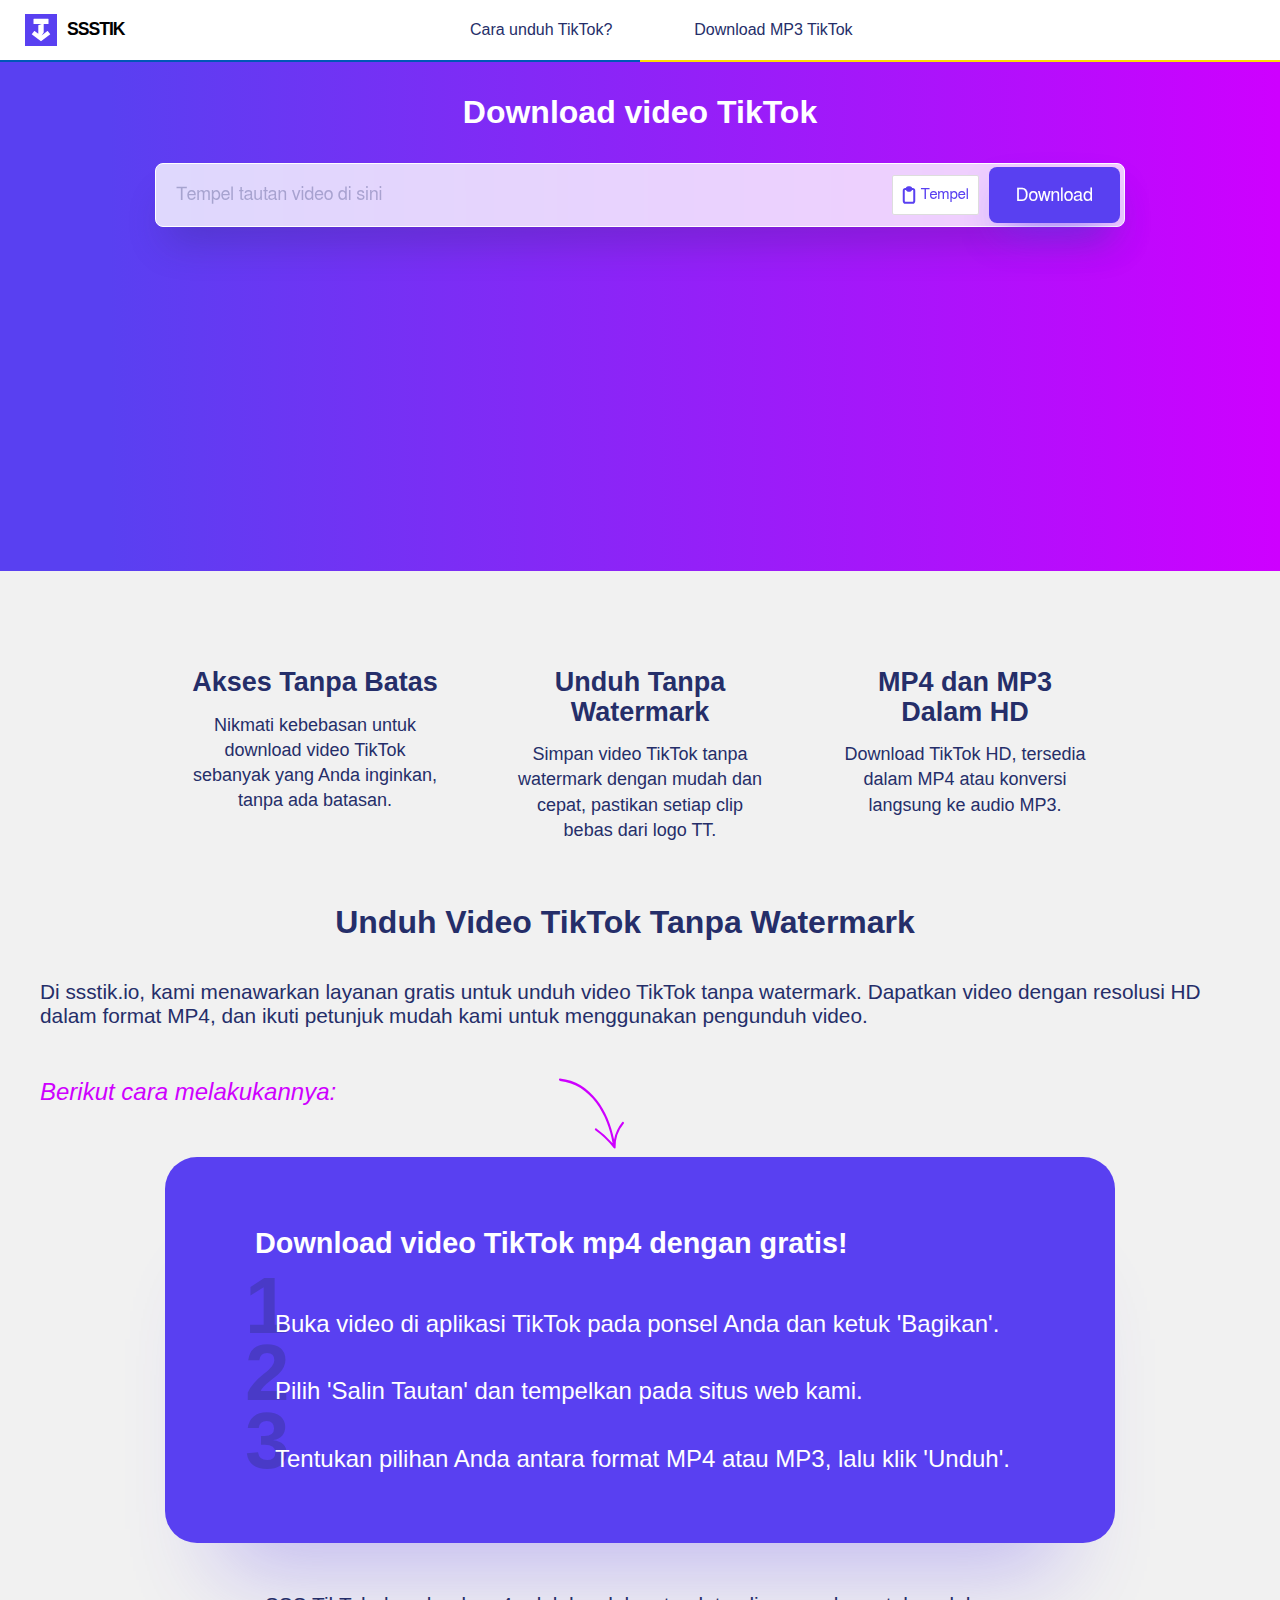
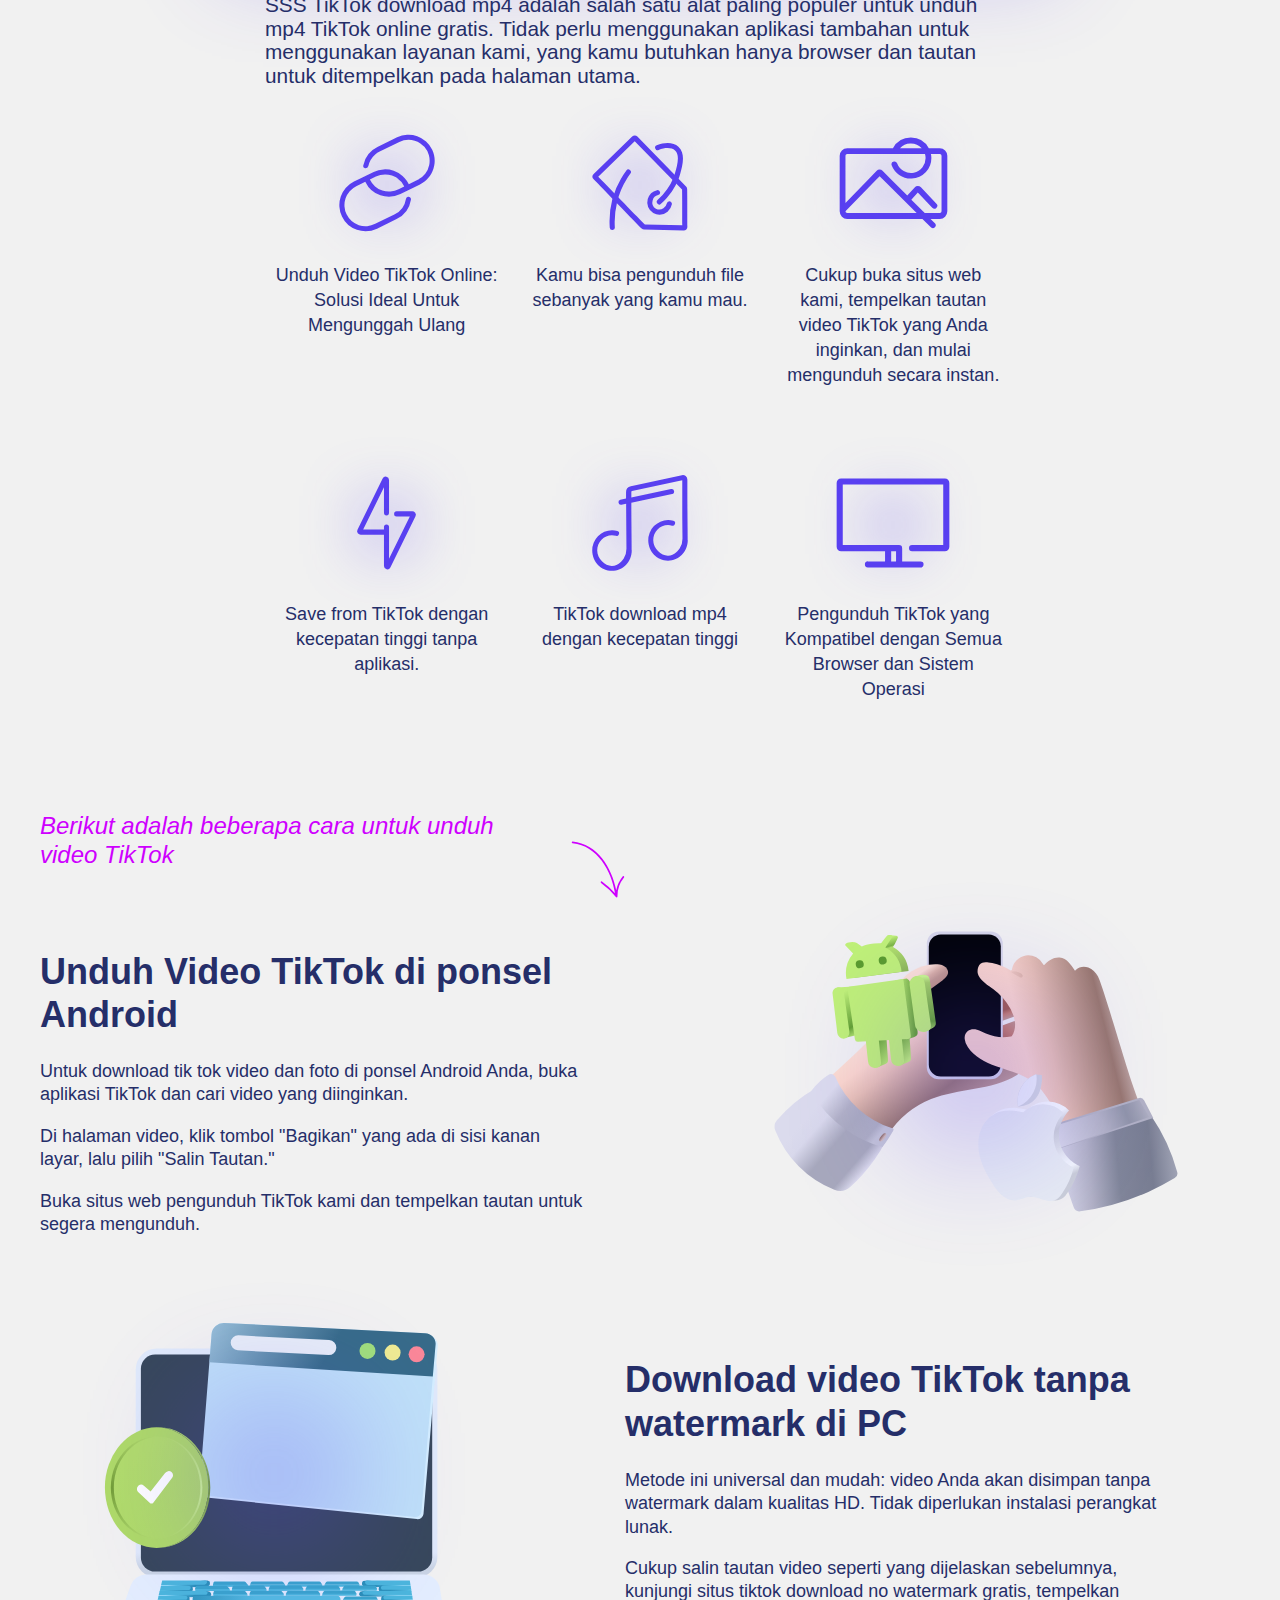
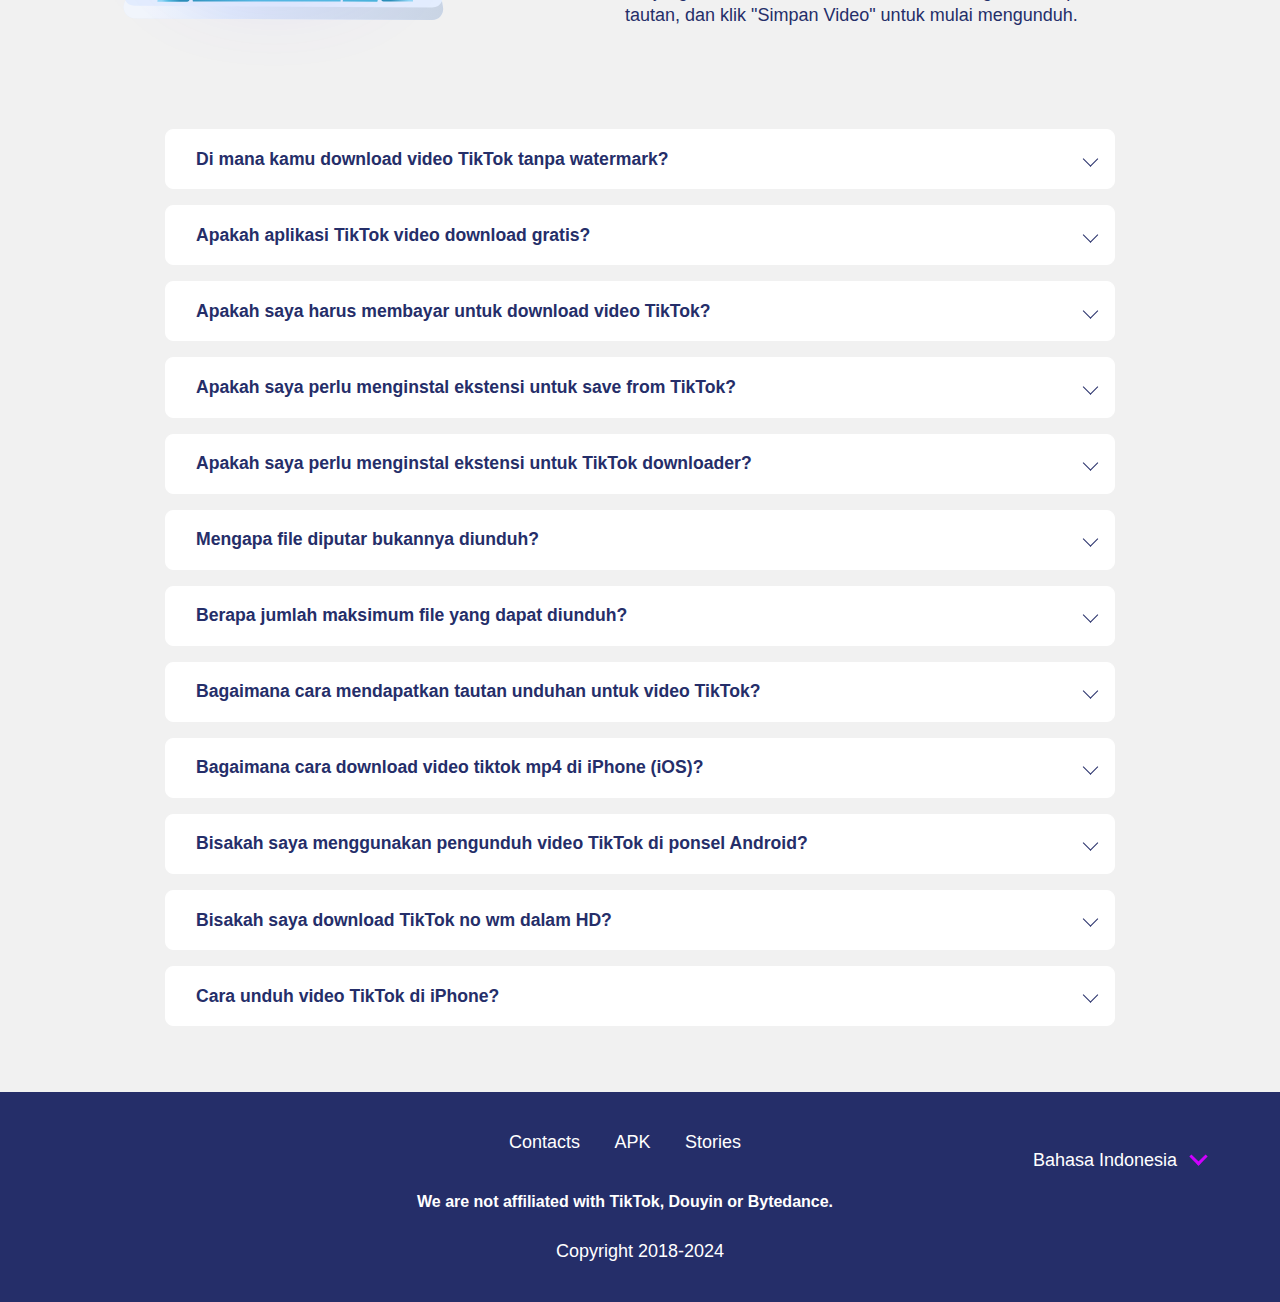
<file: index.html>
<!DOCTYPE html>
<html lang="id">

<head>
    <title>Download Video TikTok Tanpa Watermark HD - TikTok Downloader</title>
<meta charset="utf-8">
<meta name="description" content="TikTok downloader membantu Anda download video TikTok tanpa watermark gratis dalam mp4 atau mp3 online. Cukup masukkan tautan - Coba sekarang secara gratis!">
<meta name="author" content="SSSTik.io">
<meta content="width=device-width, initial-scale=1.0, maximum-scale=5.0, shrink-to-fit=no" name="viewport">
<meta property="og:title" content="Download Video TikTok Tanpa Watermark HD - TikTok Downloader">
<meta property="og:description" content="TikTok downloader membantu Anda download video TikTok tanpa watermark gratis dalam mp4 atau mp3 online. Cukup masukkan tautan - Coba sekarang secara gratis!">
<meta property="og:type" content="article">
<meta property="og:url" content="https://ssstik.io/id">
<meta property="og:image" content="https://ssstik.io/images/og.png">
<meta property="og:site_name" content="SSSTik.io">
<meta name="google" content="notranslate">
<link rel="stylesheet" href="css/ssstik-style.min.css">
<link rel="preconnect" href="//www.google-analytics.com">
<link rel="dns-prefetch" href="//www.google-analytics.com">
<link rel="preconnect" href="//pagead2.googlesyndication.com" crossorigin>
<link rel="shortcut icon" href="favicons/3497--favicon.ico" type="image/x-icon">
<link rel="icon" href="favicons/5834--favicon.ico" type="image/x-icon">
<link rel="apple-touch-icon" sizes="180x180" href="favicons/9883--apple-touch-icon.png" alt="">
<link rel="icon" type="image/png" sizes="32x32" href="favicons/1864--favicon-32x32.png" alt="">
<link rel="icon" type="image/png" sizes="16x16" href="favicons/796--favicon-16x16.png" alt="">
<link rel="manifest" href="/site.webmanifest">
<meta name="msapplication-TileColor" content="#472d4e">
<meta name="theme-color" content="#472d4e">
<link rel="apple-touch-icon-precomposed" href="favicons/3330--apple-touch-icon-precomposed.png">
<link rel="apple-touch-icon-precomposed" sizes="72x72" href="favicons/9141--apple-touch-icon-72x72-precomposed.png">
<link rel="apple-touch-icon-precomposed" sizes="76x76" href="favicons/4492--apple-touch-icon-76x76-precomposed.png">
<link rel="apple-touch-icon-precomposed" sizes="114x114" href="favicons/4137--apple-touch-icon-114x114-precomposed.png">
<link rel="apple-touch-icon-precomposed" sizes="120x120" href="favicons/1904--apple-touch-icon-120x120-precomposed.png">
<link rel="apple-touch-icon-precomposed" sizes="144x144" href="favicons/4710--apple-touch-icon-144x144-precomposed.png">
<link rel="apple-touch-icon-precomposed" sizes="152x152" href="favicons/5692--apple-touch-icon-152x152-precomposed.png">
<link rel="apple-touch-icon-precomposed" sizes="180x180" href="favicons/9445--apple-touch-icon-180x180-precomposed.png">
<link rel="icon" sizes="192x192" href="favicons/3074--android-chrome-192x192.png">
<link rel="icon" sizes="512x512" href="favicons/9774--android-chrome-512x512.png">

<link rel="canonical" href="https://ssstik.io/id">
<link rel="alternate" href="https://ssstik.io/" hreflang="en">
<link rel="alternate" href="https://ssstik.io/" hreflang="en-US">
<link rel="alternate" href="https://ssstik.io/ru" hreflang="ru">
<link rel="alternate" href="https://ssstik.io/tr" hreflang="tr">
<link rel="alternate" href="https://ssstik.io/es" hreflang="es">
<link rel="alternate" href="https://ssstik.io/pt" hreflang="pt">
<link rel="alternate" href="https://ssstik.io/fr" hreflang="fr">
<link rel="alternate" href="https://ssstik.io/de" hreflang="de">
<link rel="alternate" href="https://ssstik.io/vi" hreflang="vi">
<link rel="alternate" href="https://ssstik.io/id" hreflang="id">
<link rel="alternate" href="https://ssstik.io/ja" hreflang="ja">
<link rel="alternate" href="https://ssstik.io/ko" hreflang="ko">
<link rel="alternate" href="https://ssstik.io/ar" hreflang="ar">
<link rel="alternate" href="https://ssstik.io/th" hreflang="th">
<link rel="alternate" href="https://ssstik.io/it" hreflang="it">
<link rel="alternate" href="https://ssstik.io/pl" hreflang="pl">
<link rel="alternate" href="https://ssstik.io/ms" hreflang="ms">
<link rel="alternate" href="https://ssstik.io/uk" hreflang="uk">
<link rel="alternate" href="https://ssstik.io/nl" hreflang="nl">
<link rel="alternate" href="https://ssstik.io/ro" hreflang="ro">
<link rel="alternate" href="https://ssstik.io/in" hreflang="en-in">
<link rel="alternate" href="https://ssstik.io/" hreflang="x-default">
    <meta name="lb-version" content="lb3">
    <meta name="apple-itunes-app" content="app-id=1618823987, affiliate-data=ct=smartssstik">
    </head>

<body class="id bg-grey" id="sss_body">
    <!-- Google Tag Manager (noscript) -->
    <noscript><iframe src="https://www.googletagmanager.com/ns.html?id=GTM-K3K8RD9" height="0" width="0" style="display:none;visibility:hidden"></iframe></noscript>
    <!-- End Google Tag Manager (noscript) -->
    <header>
        <div class="home-menu pure-menu pure-menu-horizontal pure-menu-fixed">
            <div class="menu-wrapper">
                <a class="pure-menu-heading" href="id.html">
                    <div class="sss">
                        <img src="images/images-logosmall.svg" width="32" height="32" alt="tiktok downloader">
                        <div>
                            sssTik                        </div>
                    </div>
                </a>
                <div id="menu" class="pure-menu pure-menu-horizontal">
    <ul class="pure-menu-list u-oh">
                <li class="pure-menu-item">
            <a href="how-to-download-tiktok-video.html" class="pure-menu-link">Cara unduh TikTok?</a>
        </li>
        <li class="pure-menu-item">
            <a href="download-tiktok-mp3.html" class="pure-menu-link">Download MP3 TikTok</a>
        </li>
            </ul>
</div>                <div class="flex-1">
                    <div id="twt_promo">
    <a href="https://play.google.com/store/apps/details?id=com.video.videodownloader_appdl" rel="nofollow noopener" target="_blank" class="download_with_app" id="dwapp">
        <span>
            Download TikTok dengan Aplikasi        </span>
        <span>
            Instal aplikasi        </span>
    </a>
</div>
                </div>

                <nav id="menu__toggle__wrapper">
                    <div id="menuToggle">
                        <input type="checkbox" id="menu_toggler">
                        <label for="menu_toggler"></label>
                        <span class="bar"></span>
                        <span class="bar"></span>
                        <span class="bar"></span>
                    </div>
                </nav>
            </div>
            <span class="standforukraine">
                <i></i>
                <i></i>
            </span>
        </div>

    </header>
    <main>
        <section><div class="splash-container" id="splash" hx-ext="include-vals">
    <div id="splash_wrapper" class="splash" style="max-width: 1680px;">

        <h1 class="splash-head hide-after-request" id="bigmessage">
            Download video TikTok        </h1>
        <div class="error-container-wrapper">
            <div id="errorContainer"></div>
        </div>
                <form class="pure-form pure-g hide-after-request" id="_gcaptcha_pt" rel="nofollow" hx-post="/abc?url=dl">
            <div class="loader loader--style8 htmx-indicator pure-u-1" id="main_loader">
            </div>
            <div class="relative u-fw">
                <input id="main_page_text" title="https://m.tiktok.com/v/6606727368545406213.html" name="id" type="text" class="form-control input-lg" placeholder="Tempel tautan video di sini" autofocus disabled required>
                <input id="locale" name="locale" type="hidden" value="id">
                <button id="paste" type="button" style="display: none">
                    <svg data-v-611f7da7="" width="14" height="18" viewbox="0 0 14 18" fill="none" xmlns="http://www.w3.org/2000/svg">
                        <path data-v-611f7da7="" d="M4.75 2.9625C4.75 2.505 4.90804 2.06624 5.18934 1.74274C5.47064 1.41924 5.85218 1.2375 6.25 1.2375H7.75C8.14782 1.2375 8.52936 1.41924 8.81066 1.74274C9.09196 2.06624 9.25 2.505 9.25 2.9625M4.75 2.9625H3.25C2.85218 2.9625 2.47064 3.14424 2.18934 3.46774C1.90804 3.79124 1.75 4.23 1.75 4.6875V15.0375C1.75 15.495 1.90804 15.9338 2.18934 16.2573C2.47064 16.5808 2.85218 16.7625 3.25 16.7625H10.75C11.1478 16.7625 11.5294 16.5808 11.8107 16.2573C12.092 15.9338 12.25 15.495 12.25 15.0375V4.6875C12.25 4.23 12.092 3.79124 11.8107 3.46774C11.5294 3.14424 11.1478 2.9625 10.75 2.9625H9.25H4.75ZM4.75 2.9625C4.75 3.41999 4.90804 3.85875 5.18934 4.18225C5.47064 4.50576 5.85218 4.6875 6.25 4.6875H7.75C8.14782 4.6875 8.52936 4.50576 8.81066 4.18225C9.09196 3.85875 9.25 3.41999 9.25 2.9625H4.75Z" stroke="#383838" stroke-width="2" stroke-linecap="round" stroke-linejoin="round"></path>
                    </svg>
                    <span>
                        Tempel                    </span>
                </button>

                <button id="clear" type="button" style="display: none">
                    <svg data-v-611f7da7="" width="14px" height="14px" viewbox="0 0 320 512" xmlns="http://www.w3.org/2000/svg">
                        <path data-v-611f7da7="" d="M207.6 256l107.72-107.72c6.23-6.23 6.23-16.34 0-22.58l-25.03-25.03c-6.23-6.23-16.34-6.23-22.58 0L160 208.4 52.28 100.68c-6.23-6.23-16.34-6.23-22.58 0L4.68 125.7c-6.23 6.23-6.23 16.34 0 22.58L112.4 256 4.68 363.72c-6.23 6.23-6.23 16.34 0 22.58l25.03 25.03c6.23 6.23 16.34 6.23 22.58 0L160 303.6l107.72 107.72c6.23 6.23 16.34 6.23 22.58 0l25.03-25.03c6.23-6.23 6.23-16.34 0-22.58L207.6 256z" fill="#4a4a4a"></path>
                    </svg>
                    <span>
                        Hapus                    </span>
                </button>
                                <button type="submit" id="submit" class="vignette_active pure-button-primary" disabled>
                    <span>Download</span>
                    <span>Harap tunggu</span>
                </button>
            </div>
        </form>
                <div class="adcontainer_big" id="ad_main">
            <!-- AD:START -->
<ins class="adsbygoogle" id="googlead_main" data-ad-format="auto" data-full-width-responsive="true"></ins>
<!-- AD:END -->        </div>
        <div id="target"></div>
    </div>
</div></section>        <div id="main_body_hide" class="hide-after-request">
            <section><div class="content">        <div class="main-highlights" style="max-width: 900px; margin: 0 auto; ">
        <div class="responsive">
            
            <div class="content is-center">
                <p class="text-color--main u-bigger-text">
                    Akses Tanpa Batas                </p>
                <div>
                    Nikmati kebebasan untuk download video TikTok sebanyak yang Anda inginkan, tanpa ada batasan.                </div>
            </div>
        </div>

        <div class="responsive">
                        <div class="content is-center">
                <p class="text-color--main u-bigger-text">
                    Unduh Tanpa Watermark                </p>
                <div>
                    Simpan video TikTok tanpa watermark dengan mudah dan cepat, pastikan setiap clip bebas dari logo TT.                </div>
            </div>
        </div>

        <div class="responsive">
                        <div class="content is-center">
                <p class="text-color--main u-bigger-text">
                    MP4 dan MP3 Dalam HD                </p>
                <div>
                    Download TikTok HD, tersedia dalam MP4 atau konversi langsung ke audio MP3.                </div>
            </div>
        </div>
    </div>
</div></section><div class="content-visibility">    <section class="text">
        <div class="text__container">
            <h2>Unduh Video TikTok Tanpa Watermark</h2>
            <div class="text__desc">
                Di ssstik.io, kami menawarkan layanan gratis untuk unduh video TikTok tanpa watermark. Dapatkan video dengan resolusi HD dalam format MP4, dan ikuti petunjuk mudah kami untuk menggunakan pengunduh video.            </div>
            <div class="info-arrow">
                Berikut cara melakukannya:                                    <img src="images/images-infoarrow.svg" alt="" width="67">
                            </div>
        </div>

        <div class="blue__block">
            <h3>Download video TikTok mp4 dengan gratis!</h3>
            
<ol>
<li>Buka video di aplikasi TikTok pada ponsel Anda dan ketuk 'Bagikan'.</li>
<li>Pilih 'Salin Tautan' dan tempelkan pada situs web kami.</li>
<li>Tentukan pilihan Anda antara format MP4 atau MP3, lalu klik 'Unduh'.</li>
</ol>
        </div>
    </section>
    

<section id="six__items">
    <div class="container">
        <div class="six__items_header">
            <p>SSS TikTok download mp4 adalah salah satu alat paling populer untuk unduh mp4 TikTok online gratis. Tidak perlu menggunakan aplikasi tambahan untuk menggunakan layanan kami, yang kamu butuhkan hanya browser dan tautan untuk ditempelkan pada halaman utama.</p>
        </div>
        <div class="six__items_wrapper">
                                    <div class="six__items_item">
                <div class="six__items_image">
                    <img src="images/images-link.svg" alt="" height="110" width="110" loading="lazy">
                </div>
                <div class="six__items_text">
                    Unduh Video TikTok Online: Solusi Ideal Untuk Mengunggah Ulang                </div>
            </div>
                                    <div class="six__items_item">
                <div class="six__items_image">
                    <img src="images/images-price.svg" alt="" height="110" width="110" loading="lazy">
                </div>
                <div class="six__items_text">
                    Kamu bisa pengunduh file sebanyak yang kamu mau.                </div>
            </div>
                                    <div class="six__items_item">
                <div class="six__items_image">
                    <img src="images/images-gallery.svg" alt="" height="110" width="125" loading="lazy">
                </div>
                <div class="six__items_text">
                    Cukup buka situs web kami, tempelkan tautan video TikTok yang Anda inginkan, dan mulai mengunduh secara instan.                </div>
            </div>
                                    <div class="six__items_item">
                <div class="six__items_image">
                    <img src="images/images-power.svg" alt="" height="110" width="73" loading="lazy">
                </div>
                <div class="six__items_text">
                    Save from TikTok dengan kecepatan tinggi tanpa aplikasi.                </div>
            </div>
                                    <div class="six__items_item">
                <div class="six__items_image">
                    <img src="images/images-music.svg" alt="" height="110" width="110" loading="lazy">
                </div>
                <div class="six__items_text">
                    TikTok download mp4 dengan kecepatan tinggi                </div>
            </div>
                                    <div class="six__items_item">
                <div class="six__items_image">
                    <img src="images/images-tv.svg" alt="" height="110" width="132" loading="lazy">
                </div>
                <div class="six__items_text">
                    Pengunduh TikTok yang Kompatibel dengan Semua Browser dan Sistem Operasi                </div>
            </div>
                    </div>
    </div>
</section>
        <section>
        <div class="main__content">
            <div class="main__content__container">
                <div class="info-arrow">
                    Berikut adalah beberapa cara untuk unduh video TikTok                                                                    <img src="images/images-infoarrow.svg" alt="" width="54">
                                    </div>
            </div>

                                        <div class="main__content__container u-m-bottom d-flex">
                    <div class="u-smaller-text flex-1 align-items-center text text--text">
                        <h3>Unduh Video TikTok di ponsel Android                        </h3>
                        <p>Untuk download tik tok video dan foto di ponsel Android Anda, buka aplikasi TikTok dan cari video yang diinginkan. </p> 
<p>Di halaman video, klik tombol "Bagikan" yang ada di sisi kanan layar, lalu pilih "Salin Tautan."</p>
<p>Buka situs web pengunduh TikTok kami dan tempelkan tautan untuk segera mengunduh.</p>                    </div>
                    <div class="d-flex align-items-center text--image">
                        <div class="flex-1 image__wrapper">

                            <img src="images/images-download.svg" loading="lazy" width="416" height="289" alt="tiktok downloader android">
                        </div>
                    </div>
                </div>
                                        <div class="main__content__container u-m-bottom d-flex">
                    <div class="d-flex text-pr align-items-center text--image">
                        <div class="flex-1 image__wrapper">
                            <img src="images/images-video.svg" loading="lazy" width="368" height="321" alt="download tiktok video pc">
                        </div>
                    </div>
                    <div class="u-smaller-text flex-1 align-items-center text text--text">
                        <h3>Download video TikTok tanpa watermark di PC                        </h3>
                        <p>Metode ini universal dan mudah: video Anda akan disimpan tanpa watermark dalam kualitas HD. Tidak diperlukan instalasi perangkat lunak. </p>
<p>Cukup salin tautan video seperti yang dijelaskan sebelumnya, kunjungi situs tiktok download no watermark gratis, tempelkan tautan, dan klik "Simpan Video" untuk mulai mengunduh.</p>                    </div>
                </div>
                                </div>
    </section>
                <section id="accordion">
            <div class="accordion__container" itemprop="mainEntity" itemscope="" itemtype="https://schema.org/FAQPage">
                                    <div itemscope="" itemprop="mainEntity" itemtype="https://schema.org/Question" class="faq-drawer">
                        <input class="faq-drawer__trigger" id="faq-drawer-0" type="checkbox"><label class="faq-drawer__title accordion" for="faq-drawer-0" itemprop="name">Di mana kamu download video TikTok tanpa watermark?</label>
                        <div class="panel faq-drawer__content-wrapper" data-panel="panel-0" itemscope="" itemprop="acceptedAnswer" itemtype="https://schema.org/Answer">
                            <div itemprop="text" class="faq-drawer__content">
                                Saat kamu unduh TikTok tanpa watermark, file tersebut akan disimpan di berkas unduhan yang telah kamu tetapkan sebagai default. Browser kamu biasanya menyetel folder ini untukmu, tetapi kamu bisa mengubah setelan browser secara manual.                            </div>
                        </div>
                    </div>
                                    <div itemscope="" itemprop="mainEntity" itemtype="https://schema.org/Question" class="faq-drawer">
                        <input class="faq-drawer__trigger" id="faq-drawer-1" type="checkbox"><label class="faq-drawer__title accordion" for="faq-drawer-1" itemprop="name">Apakah aplikasi TikTok video download gratis?</label>
                        <div class="panel faq-drawer__content-wrapper" data-panel="panel-1" itemscope="" itemprop="acceptedAnswer" itemtype="https://schema.org/Answer">
                            <div itemprop="text" class="faq-drawer__content">
                                Sss TikTok video download mp4 (Musically) 100% gratis. Perhatikan bahwa Anda mungkin melihat beberapa iklan yang tidak mengganggu saat menggunakan situs. Iklan ini ditampilkan untuk memastikan bahwa sss TikTok downloader tanpa watermark terus berfungsi dengan baik. Anda juga dapat menghubungi kami kapan saja melalui "Contact".                            </div>
                        </div>
                    </div>
                                    <div itemscope="" itemprop="mainEntity" itemtype="https://schema.org/Question" class="faq-drawer">
                        <input class="faq-drawer__trigger" id="faq-drawer-2" type="checkbox"><label class="faq-drawer__title accordion" for="faq-drawer-2" itemprop="name">Apakah saya harus membayar untuk download video TikTok?</label>
                        <div class="panel faq-drawer__content-wrapper" data-panel="panel-2" itemscope="" itemprop="acceptedAnswer" itemtype="https://schema.org/Answer">
                            <div itemprop="text" class="faq-drawer__content">
                                Tidak, kamu tidak perlu membayar apapun, karena TikTok downloader tanpa tanda air gratis!                            </div>
                        </div>
                    </div>
                                    <div itemscope="" itemprop="mainEntity" itemtype="https://schema.org/Question" class="faq-drawer">
                        <input class="faq-drawer__trigger" id="faq-drawer-3" type="checkbox"><label class="faq-drawer__title accordion" for="faq-drawer-3" itemprop="name">Apakah saya perlu menginstal ekstensi untuk save from TikTok?</label>
                        <div class="panel faq-drawer__content-wrapper" data-panel="panel-3" itemscope="" itemprop="acceptedAnswer" itemtype="https://schema.org/Answer">
                            <div itemprop="text" class="faq-drawer__content">
                                Tidak. Untuk download video tiktok tanpa watermark mp4 dan menghapus watermark tanpa aplikasi, kamu hanya perlu tautan. Tempelkan ke kolom input dan pilih format yang sesuai untuk konversi.                            </div>
                        </div>
                    </div>
                                    <div itemscope="" itemprop="mainEntity" itemtype="https://schema.org/Question" class="faq-drawer">
                        <input class="faq-drawer__trigger" id="faq-drawer-4" type="checkbox"><label class="faq-drawer__title accordion" for="faq-drawer-4" itemprop="name">Apakah saya perlu menginstal ekstensi untuk TikTok downloader?</label>
                        <div class="panel faq-drawer__content-wrapper" data-panel="panel-4" itemscope="" itemprop="acceptedAnswer" itemtype="https://schema.org/Answer">
                            <div itemprop="text" class="faq-drawer__content">
                                Tidak. Untuk TikTok download secara online, kamu hanya perlu tautan. Tempelkan ke kolom input dan pilih format yang sesuai untuk konversi.                            </div>
                        </div>
                    </div>
                                    <div itemscope="" itemprop="mainEntity" itemtype="https://schema.org/Question" class="faq-drawer">
                        <input class="faq-drawer__trigger" id="faq-drawer-5" type="checkbox"><label class="faq-drawer__title accordion" for="faq-drawer-5" itemprop="name">Mengapa file diputar bukannya diunduh?</label>
                        <div class="panel faq-drawer__content-wrapper" data-panel="panel-5" itemscope="" itemprop="acceptedAnswer" itemtype="https://schema.org/Answer">
                            <div itemprop="text" class="faq-drawer__content">
                                Banyak browser tidak mendukung download video tik tok seperti yang diperlukan, dan terkadang mereka memutar alih-alih mengunduh, jadi pastikan Anda menggunakan peramban yang mendukung pengunduhan video. Jika Anda menggunakan perangkat Apple, Anda harus menggunakan Safari agar berhasil Download Video TikTok. Jika Anda menggunakan ponsel Android, kami merekomendasikan Chrome karena berfungsi sangat baik dengan layanan kami.                            </div>
                        </div>
                    </div>
                                    <div itemscope="" itemprop="mainEntity" itemtype="https://schema.org/Question" class="faq-drawer">
                        <input class="faq-drawer__trigger" id="faq-drawer-6" type="checkbox"><label class="faq-drawer__title accordion" for="faq-drawer-6" itemprop="name">Berapa jumlah maksimum file yang dapat diunduh?</label>
                        <div class="panel faq-drawer__content-wrapper" data-panel="panel-6" itemscope="" itemprop="acceptedAnswer" itemtype="https://schema.org/Answer">
                            <div itemprop="text" class="faq-drawer__content">
                                Dengan downloader TikTok kami, Anda dapat menikmati download TikTok. Kami tidak pernah membatasi jumlah unduh video Tik Tok online yang bisa Anda dapatkan setiap hari.                            </div>
                        </div>
                    </div>
                                    <div itemscope="" itemprop="mainEntity" itemtype="https://schema.org/Question" class="faq-drawer">
                        <input class="faq-drawer__trigger" id="faq-drawer-7" type="checkbox"><label class="faq-drawer__title accordion" for="faq-drawer-7" itemprop="name">Bagaimana cara mendapatkan tautan unduhan untuk video TikTok?</label>
                        <div class="panel faq-drawer__content-wrapper" data-panel="panel-7" itemscope="" itemprop="acceptedAnswer" itemtype="https://schema.org/Answer">
                            <div itemprop="text" class="faq-drawer__content">
                                Buka aplikasi TT dan pilih file yang ingin Anda download foto dan video TikTok. Klik "Bagikan" dan temukan tombol di sana "Salin Tautan". Unduhan Anda tanpa URL tanda air sudah siap di papan klip Anda.                            </div>
                        </div>
                    </div>
                                    <div itemscope="" itemprop="mainEntity" itemtype="https://schema.org/Question" class="faq-drawer">
                        <input class="faq-drawer__trigger" id="faq-drawer-8" type="checkbox"><label class="faq-drawer__title accordion" for="faq-drawer-8" itemprop="name">Bagaimana cara download video tiktok mp4 di iPhone (iOS)?</label>
                        <div class="panel faq-drawer__content-wrapper" data-panel="panel-8" itemscope="" itemprop="acceptedAnswer" itemtype="https://schema.org/Answer">
                            <div itemprop="text" class="faq-drawer__content">
                                Karena kebijakan privasi Apple, mulai dari iOS 12 ke bawah, Anda tidak dapat save from TikTok ke iPhone Anda. Anda harus memperbarui iOS ke versi terbaru untuk dapat menggunakan Safari dan meluncurkan proses pengunduhan video. Jika Anda masih tidak dapat menyimpannya, ikuti petunjuk di atas.                            </div>
                        </div>
                    </div>
                                    <div itemscope="" itemprop="mainEntity" itemtype="https://schema.org/Question" class="faq-drawer">
                        <input class="faq-drawer__trigger" id="faq-drawer-9" type="checkbox"><label class="faq-drawer__title accordion" for="faq-drawer-9" itemprop="name">Bisakah saya menggunakan pengunduh video TikTok di ponsel Android?</label>
                        <div class="panel faq-drawer__content-wrapper" data-panel="panel-9" itemscope="" itemprop="acceptedAnswer" itemtype="https://schema.org/Answer">
                            <div itemprop="text" class="faq-drawer__content">
                                Ya, Anda dapat menggunakan aplikasi download video tik tok di ponsel Android. Layanan kami 100 persen gratis, sangat cepat dan terus diperbarui.                            </div>
                        </div>
                    </div>
                                    <div itemscope="" itemprop="mainEntity" itemtype="https://schema.org/Question" class="faq-drawer">
                        <input class="faq-drawer__trigger" id="faq-drawer-10" type="checkbox"><label class="faq-drawer__title accordion" for="faq-drawer-10" itemprop="name">Bisakah saya download TikTok no wm dalam HD?</label>
                        <div class="panel faq-drawer__content-wrapper" data-panel="panel-10" itemscope="" itemprop="acceptedAnswer" itemtype="https://schema.org/Answer">
                            <div itemprop="text" class="faq-drawer__content">
                                Tentu saja! sssTik adalah TikTok video downloader dengan resolusi tertinggi. Jika kami menemukan video di TT dengan resolusi Full HD atau lebih tinggi, kami akan segera menunjukkan tautan untuk Tik Tok download dengan kualitas tinggi.                            </div>
                        </div>
                    </div>
                                    <div itemscope="" itemprop="mainEntity" itemtype="https://schema.org/Question" class="faq-drawer">
                        <input class="faq-drawer__trigger" id="faq-drawer-11" type="checkbox"><label class="faq-drawer__title accordion" for="faq-drawer-11" itemprop="name">Cara unduh video TikTok di iPhone?</label>
                        <div class="panel faq-drawer__content-wrapper" data-panel="panel-11" itemscope="" itemprop="acceptedAnswer" itemtype="https://schema.org/Answer">
                            <div itemprop="text" class="faq-drawer__content">
                                <p>Untuk pengguna iPhone atau iPad dengan iOS 12 atau lebih lama, Anda dapat unduh tiktok dengan mudah. Instal aplikasi "Documents by Readdle" dari AppStore. </p>
<p>Buka aplikasi, gunakan browser web yang terintegrasi untuk mengunjungi situs tiktok download kami di ssstik.io, tempelkan tautan video, dan unduh secara langsung ke perangkat Anda.</p>                            </div>
                        </div>
                    </div>
                            </div>
        </section>
</div>        </div>
            </main>

    <div class="modal micromodal-slide" id="ad-vignette" aria-hidden="true">
    <div class="modal__overlay" id="ovr" tabindex="-1" data-micromodal-close>
        <div class="modal__container" role="dialog" aria-modal="true" aria-labelledby="ad-vignette-title">
            <header class="modal__header" id="ad-vignette-header">
            </header>
            <main class="modal__content" id="ad-vignette-content">
            </main>
            <footer class="modal__footer" id="ad-vignette-footer">
                <button class="modal__btn" data-micromodal-close aria-label="Close this dialog window">Close</button>
            </footer>
        </div>
    </div>
</div>
<div id="overlayimage">
</div>
    <footer id="footer">
    <div class="footer__container d-flex justify-content-between">
        <div class="flex-1">
        </div>
        <div class="flex-2">
            <nav class="footer__navigation flex-column">
                <div class="footer-row row-1">
                    <a href="contacts.html" target="_self">Contacts</a>

                                        <a href="apk.html" target="_self">APK</a>
                    <a href="download-tiktok-stories.html" target="_self">Stories</a>
                                    </div>
                <div class="footer-row row-2">
                    <b>We are not affiliated with TikTok, Douyin or Bytedance.</b>
                </div>
                <script type="application/ld+json">
                    {
                        "@context": "http://schema.org",
                        "@type": "Organization",
                        "name": "SSSTik",
                        "url": "https://ssstik.io",
                        "logo": "https://ssstik.io/apple-touch-icon-180x180-precomposed.png",
                        "image": "https://ssstik.io/images/og.png",
                        "description": "Fastest TikTok video downloader! Save your TikTok videos in two taps, fast and free. With or without a watermark with sss TikTok mp4 video downloader online",
                        "email": "contact@ssstik.io"
                    }
                </script>
                                <script type="application/ld+json">
                    {
                        "@context": "http://schema.org",
                        "@type": "WebApplication",
                        "name": "TikTok downloader",
                        "applicationCategory": "EntertainmentApplication",
                        "aggregateRating": {
                            "@type": "AggregateRating",
                            "ratingValue": "4.9",
                            "reviewCount": "297145"
                        }
                    }
                </script>
                            </nav>
        </div>
                <div class="flex-1 lang-wrapper">
            <ul id="language-switcher">
                <li class="">
                    <div id="menuLink1">
                        Bahasa&nbsp;Indonesia&#8236;&nbsp;&nbsp;&nbsp;
                    </div>
                    <ul class="pure-menu-children u-smaller-text u-shadow--black">
                        <li class="pure-menu-item"><a href="ssstik.html" lang="en" class="pure-menu-link">&nbsp;English</a></li><li class="pure-menu-item"><a href="de.html" lang="de" class="pure-menu-link">&nbsp;Deutsh</a></li><li class="pure-menu-item"><a href="es.html" lang="es" class="pure-menu-link">&nbsp;Espa&ntilde;ol</a></li><li class="pure-menu-item"><a href="fr.html" lang="fr" class="pure-menu-link">&nbsp;Fran&ccedil;ais</a></li><li class="pure-menu-item"><a href="ja.html" lang="ja" class="pure-menu-link">&nbsp;&#26085;&#26412;&#35486;</a></li><li class="pure-menu-item"><a href="ko.html" lang="ko" class="pure-menu-link">&nbsp;&#54620;&#44397;&#50612;</a></li><li class="pure-menu-item"><a href="pt.html" lang="pt" class="pure-menu-link">&nbsp;Portugu&ecirc;s&nbsp;(Brasil)</a></li><li class="pure-menu-item"><a href="ru.html" lang="ru" class="pure-menu-link">&nbsp;&#1056;&#1091;&#1089;&#1089;&#1082;&#1080;&#1081;</a></li><li class="pure-menu-item"><a href="tr.html" lang="tr" class="pure-menu-link">&nbsp;T&uuml;rk&ccedil;e&#8236;&#8236;</a></li><li class="pure-menu-item"><a href="vi.html" lang="vi" class="pure-menu-link">&nbsp;Ti&#7871;ng&nbsp;Vi&#7879;t</a></li><li class="pure-menu-item"><a href="ar.html" lang="ar" class="pure-menu-link">&nbsp;&#1575;&#1604;&#1593;&#1585;&#1576;&#1610;&#1577;</a></li><li class="pure-menu-item"><a href="th.html" lang="th" class="pure-menu-link">&nbsp;&#3652;&#3607;&#3618;</a></li><li class="pure-menu-item"><a href="it.html" lang="it" class="pure-menu-link">&nbsp;Italiano</a></li><li class="pure-menu-item"><a href="pl.html" lang="pl" class="pure-menu-link">&nbsp;Polskie</a></li><li class="pure-menu-item"><a href="ms.html" lang="ms" class="pure-menu-link">&nbsp;Malaysian</a></li><li class="pure-menu-item"><a href="uk.html" lang="uk" class="pure-menu-link">&nbsp;Ukrainian</a></li><li class="pure-menu-item"><a href="nl.html" lang="nl" class="pure-menu-link">&nbsp;Nederlands</a></li><li class="pure-menu-item"><a href="ro.html" lang="ro" class="pure-menu-link">&nbsp;Romanian</a></li>                    </ul>
                </li>
            </ul>
        </div>
        
    </div>
    <div class="text-center">
        <div class="copyright">
            Copyright 2018-2024        </div>
    </div>
    </footer>    <!-- GOOGLEAD_MINI:START Shows only on @media only screen and (min-width: 310px) and (max-width:500px) -->
<div id="adBottom">
    <div class="ad_sticky">
        <ins class="adsbygoogle" id="ad_bottom" data-full-width-responsive="true"></ins>
        <div class="ad-close" onclick="document.getElementById('adBottom').style.display = 'none';document.getElementById('footer').style.marginBottom='0'">
            <svg width="22px" height="22px" viewbox="0 0 16 16" class="bi bi-x" fill="#000" xmlns="http://www.w3.org/2000/svg">
                <path fill-rule="evenodd" d="M4.646 4.646a.5.5 0 0 1 .708 0L8 7.293l2.646-2.647a.5.5 0 0 1 .708.708L8.707 8l2.647 2.646a.5.5 0 0 1-.708.708L8 8.707l-2.646 2.647a.5.5 0 0 1-.708-.708L7.293 8 4.646 5.354a.5.5 0 0 1 0-.708z"></path>
            </svg>
        </div>
    </div>
</div>
<!-- GOOGLEAD_MINI:END -->
    <script>
        var s_n = 'ssstik.io',
            s_idgg =
            'GTM-K3K8RD9',
            s_locale = 'id',
            s_blcklst = ['BY', 'RU'],
            s_altvign = ['XXX'],
            s_furl = 'abc',
            s_tt = 'a21RSmY1',
            s_prov =
            'google',
            s_ven = 1 ,
            s_mbe = 0 ,
            s_tbe = 1 ,
            s_gae = 1 ;
        var partnerAlerts = {
            unknown: 'VGVtcGVsK3RhdXRhbit5YW5nK2JlbmFyK2Rhbitjb2JhK2xhZ2k=',
            likee: '[base64]',
            snack: '',
            twitter: '[base64]',
            facebook: '[base64]',
            youtube: 'U29ycnklMkMrd2UrZG8rbm90K3N1cHBvcnQrWW91dHViZStsaW5rcyUyMQ==',
        };
        var powerTag = powerTag || {};
        powerTag.gdprShowConsentToolButton = false;
    </script>
    <script src="js/js-script_ssstik.min.js" defer></script>
</body>

</html>
</file>
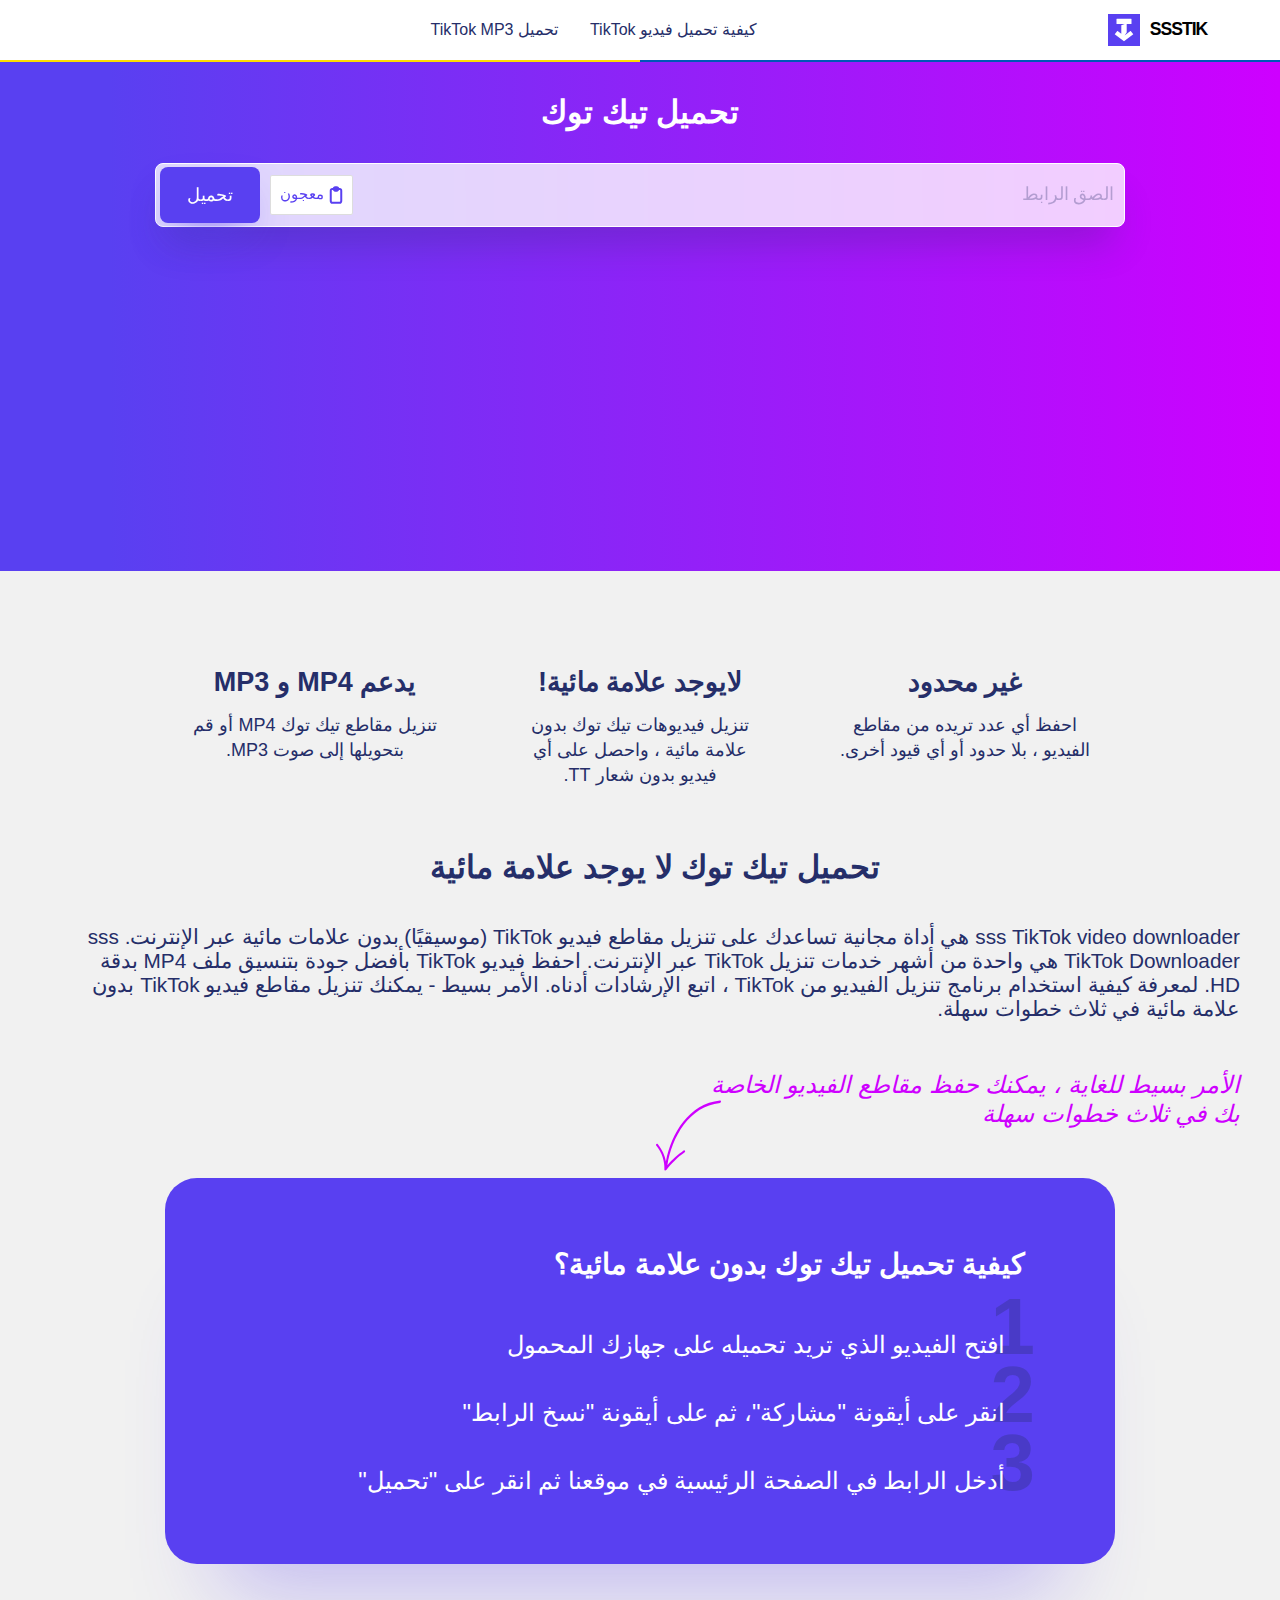
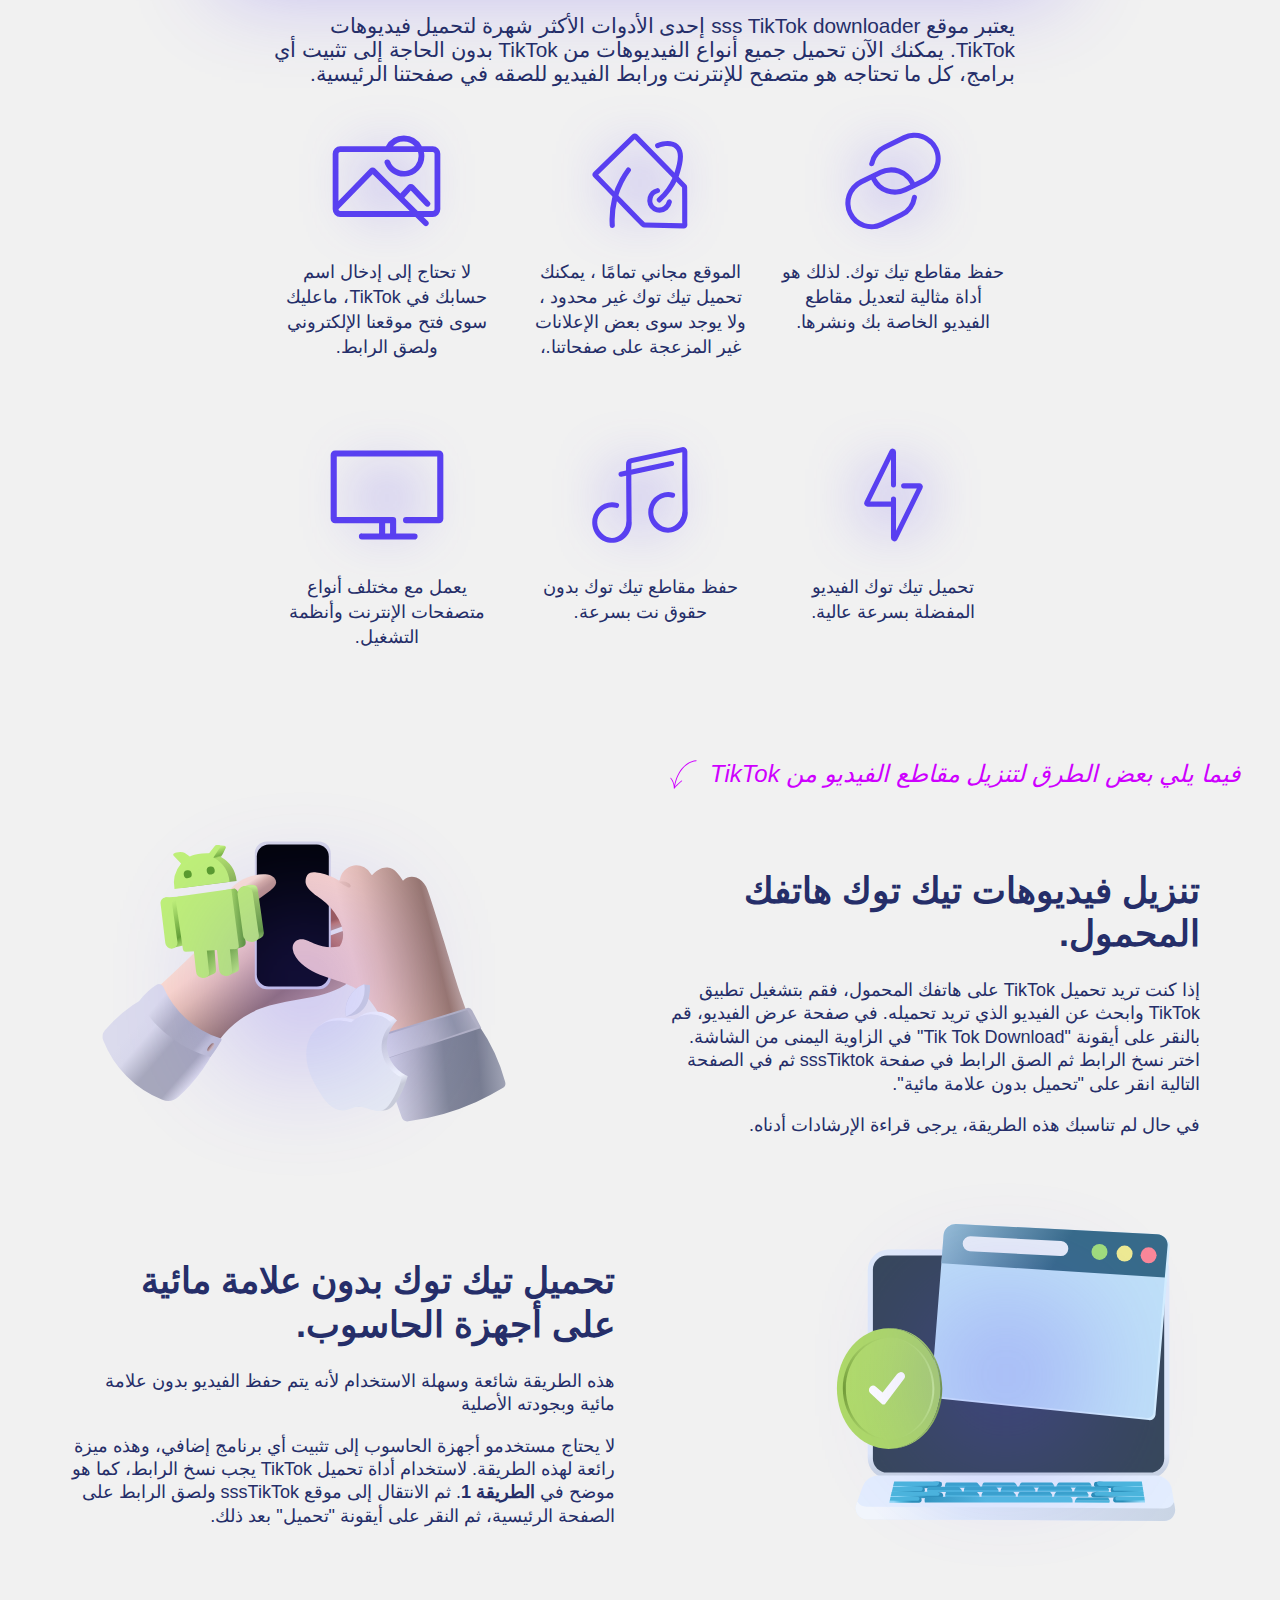
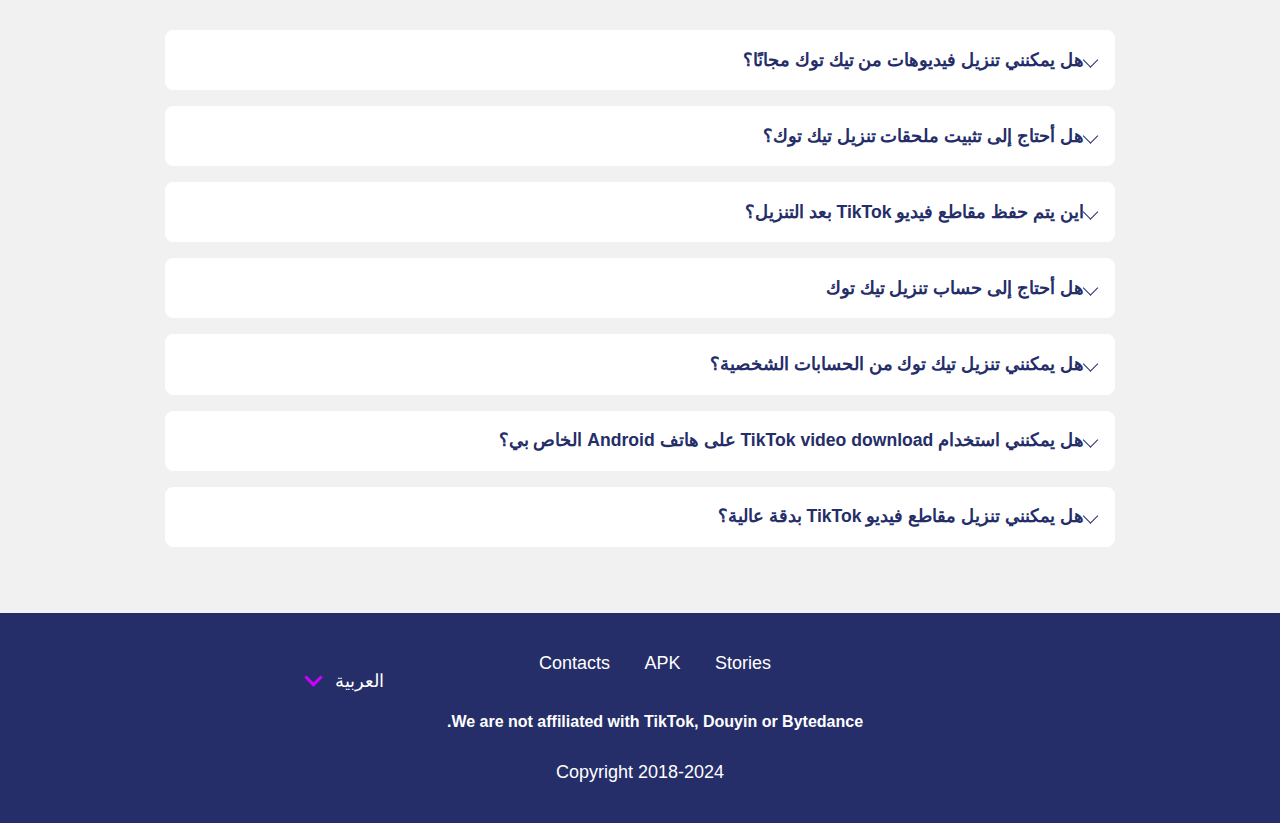
<file: ar.html>
<!DOCTYPE html>
<html lang="ar" dir="rtl">

<head>
    <title>&#1578;&#1581;&#1605;&#1610;&#1604; &#1578;&#1610;&#1603; &#1578;&#1608;&#1603; &#1576;&#1583;&#1608;&#1606; &#1593;&#1604;&#1575;&#1605;&#1577; &#1605;&#1575;&#1574;&#1610;&#1577; - TikTok video downloader</title>
<meta charset="utf-8">
<meta name="description" content="&#1571;&#1583;&#1575;&#1577; &#1585;&#1575;&#1574;&#1593;&#1577; &#1604;&#1578;&#1581;&#1605;&#1610;&#1604; &#1601;&#1610;&#1583;&#1610;&#1608; TikTok &#1576;&#1603;&#1604; &#1587;&#1607;&#1608;&#1604;&#1577; &#1605;&#1606; &#1582;&#1604;&#1575;&#1604; &#1606;&#1602;&#1585;&#1578;&#1610;&#1606; &#1601;&#1602;&#1591; &#1608;&#1576;&#1588;&#1603;&#1604; &#1605;&#1580;&#1575;&#1606;&#1610; &#1578;&#1605;&#1575;&#1605;&#1611;&#1575;. &#1576;&#1575;&#1587;&#1578;&#1582;&#1583;&#1575;&#1605; &#1585;&#1575;&#1576;&#1591; &#1575;&#1604;&#1601;&#1610;&#1583;&#1610;&#1608; &#1601;&#1602;&#1591; &#1610;&#1605;&#1603;&#1606;&#1603; &#1578;&#1581;&#1605;&#1610;&#1604; &#1601;&#1610;&#1583;&#1610;&#1608; TikTok &#1593;&#1604;&#1609; &#1580;&#1605;&#1610;&#1593; &#1575;&#1604;&#1571;&#1580;&#1607;&#1586;&#1577;.">
<meta name="author" content="SSSTik.io">
<meta content="width=device-width, initial-scale=1.0, maximum-scale=5.0, shrink-to-fit=no" name="viewport">
<meta property="og:title" content="&#1578;&#1581;&#1605;&#1610;&#1604; &#1578;&#1610;&#1603; &#1578;&#1608;&#1603; &#1576;&#1583;&#1608;&#1606; &#1593;&#1604;&#1575;&#1605;&#1577; &#1605;&#1575;&#1574;&#1610;&#1577; - TikTok video downloader">
<meta property="og:description" content="&#1571;&#1583;&#1575;&#1577; &#1585;&#1575;&#1574;&#1593;&#1577; &#1604;&#1578;&#1581;&#1605;&#1610;&#1604; &#1601;&#1610;&#1583;&#1610;&#1608; TikTok &#1576;&#1603;&#1604; &#1587;&#1607;&#1608;&#1604;&#1577; &#1605;&#1606; &#1582;&#1604;&#1575;&#1604; &#1606;&#1602;&#1585;&#1578;&#1610;&#1606; &#1601;&#1602;&#1591; &#1608;&#1576;&#1588;&#1603;&#1604; &#1605;&#1580;&#1575;&#1606;&#1610; &#1578;&#1605;&#1575;&#1605;&#1611;&#1575;. &#1576;&#1575;&#1587;&#1578;&#1582;&#1583;&#1575;&#1605; &#1585;&#1575;&#1576;&#1591; &#1575;&#1604;&#1601;&#1610;&#1583;&#1610;&#1608; &#1601;&#1602;&#1591; &#1610;&#1605;&#1603;&#1606;&#1603; &#1578;&#1581;&#1605;&#1610;&#1604; &#1601;&#1610;&#1583;&#1610;&#1608; TikTok &#1593;&#1604;&#1609; &#1580;&#1605;&#1610;&#1593; &#1575;&#1604;&#1571;&#1580;&#1607;&#1586;&#1577;.">
<meta property="og:type" content="article">
<meta property="og:url" content="https://ssstik.io/ar">
<meta property="og:image" content="https://ssstik.io/images/og.png">
<meta property="og:site_name" content="SSSTik.io">
<meta name="google" content="notranslate">
<link rel="stylesheet" href="css/ssstik-style.min.css">
<link rel="preconnect" href="//www.google-analytics.com">
<link rel="dns-prefetch" href="//www.google-analytics.com">
<link rel="preconnect" href="//pagead2.googlesyndication.com" crossorigin>
<link rel="shortcut icon" href="favicons/1240--favicon.ico" type="image/x-icon">
<link rel="icon" href="favicons/677--favicon.ico" type="image/x-icon">
<link rel="apple-touch-icon" sizes="180x180" href="favicons/894--apple-touch-icon.png" alt="">
<link rel="icon" type="image/png" sizes="32x32" href="favicons/2206--favicon-32x32.png" alt="">
<link rel="icon" type="image/png" sizes="16x16" href="favicons/4823--favicon-16x16.png" alt="">
<link rel="manifest" href="/site.webmanifest">
<meta name="msapplication-TileColor" content="#472d4e">
<meta name="theme-color" content="#472d4e">
<link rel="apple-touch-icon-precomposed" href="favicons/1991--apple-touch-icon-precomposed.png">
<link rel="apple-touch-icon-precomposed" sizes="72x72" href="favicons/7900--apple-touch-icon-72x72-precomposed.png">
<link rel="apple-touch-icon-precomposed" sizes="76x76" href="favicons/3839--apple-touch-icon-76x76-precomposed.png">
<link rel="apple-touch-icon-precomposed" sizes="114x114" href="favicons/2931--apple-touch-icon-114x114-precomposed.png">
<link rel="apple-touch-icon-precomposed" sizes="120x120" href="favicons/3011--apple-touch-icon-120x120-precomposed.png">
<link rel="apple-touch-icon-precomposed" sizes="144x144" href="favicons/6564--apple-touch-icon-144x144-precomposed.png">
<link rel="apple-touch-icon-precomposed" sizes="152x152" href="favicons/7110--apple-touch-icon-152x152-precomposed.png">
<link rel="apple-touch-icon-precomposed" sizes="180x180" href="favicons/2729--apple-touch-icon-180x180-precomposed.png">
<link rel="icon" sizes="192x192" href="favicons/5854--android-chrome-192x192.png">
<link rel="icon" sizes="512x512" href="favicons/4868--android-chrome-512x512.png">

<link rel="canonical" href="https://ssstik.io/ar">
<link rel="alternate" href="https://ssstik.io/" hreflang="en">
<link rel="alternate" href="https://ssstik.io/" hreflang="en-US">
<link rel="alternate" href="https://ssstik.io/ru" hreflang="ru">
<link rel="alternate" href="https://ssstik.io/tr" hreflang="tr">
<link rel="alternate" href="https://ssstik.io/es" hreflang="es">
<link rel="alternate" href="https://ssstik.io/pt" hreflang="pt">
<link rel="alternate" href="https://ssstik.io/fr" hreflang="fr">
<link rel="alternate" href="https://ssstik.io/de" hreflang="de">
<link rel="alternate" href="https://ssstik.io/vi" hreflang="vi">
<link rel="alternate" href="https://ssstik.io/id" hreflang="id">
<link rel="alternate" href="https://ssstik.io/ja" hreflang="ja">
<link rel="alternate" href="https://ssstik.io/ko" hreflang="ko">
<link rel="alternate" href="https://ssstik.io/ar" hreflang="ar">
<link rel="alternate" href="https://ssstik.io/th" hreflang="th">
<link rel="alternate" href="https://ssstik.io/it" hreflang="it">
<link rel="alternate" href="https://ssstik.io/pl" hreflang="pl">
<link rel="alternate" href="https://ssstik.io/ms" hreflang="ms">
<link rel="alternate" href="https://ssstik.io/uk" hreflang="uk">
<link rel="alternate" href="https://ssstik.io/nl" hreflang="nl">
<link rel="alternate" href="https://ssstik.io/ro" hreflang="ro">
<link rel="alternate" href="https://ssstik.io/in" hreflang="en-in">
<link rel="alternate" href="https://ssstik.io/" hreflang="x-default">
    <meta name="lb-version" content="lb3">
    <meta name="apple-itunes-app" content="app-id=1618823987, affiliate-data=ct=smartssstik">
    </head>

<body class="ar bg-grey" id="sss_body">
    <!-- Google Tag Manager (noscript) -->
    <noscript><iframe src="https://www.googletagmanager.com/ns.html?id=GTM-K3K8RD9" height="0" width="0" style="display:none;visibility:hidden"></iframe></noscript>
    <!-- End Google Tag Manager (noscript) -->
    <header>
        <div class="home-menu pure-menu pure-menu-horizontal pure-menu-fixed">
            <div class="menu-wrapper">
                <a class="pure-menu-heading" href="ar.html" dir="ltr">
                    <div class="sss">
                        <img src="images/images-logosmall.svg" width="32" height="32" alt="tiktok downloader">
                        <div>
                            sssTik                        </div>
                    </div>
                </a>
                <div id="menu" class="pure-menu pure-menu-horizontal">
    <ul class="pure-menu-list u-oh">
                <li class="pure-menu-item">
            <a href="how-to-download-tiktok-video.html" class="pure-menu-link">&#1603;&#1610;&#1601;&#1610;&#1577; &#1578;&#1581;&#1605;&#1610;&#1604; &#1601;&#1610;&#1583;&#1610;&#1608; TikTok</a>
        </li>
        <li class="pure-menu-item">
            <a href="download-tiktok-mp3.html" class="pure-menu-link">&#1578;&#1581;&#1605;&#1610;&#1604; TikTok MP3</a>
        </li>
            </ul>
</div>                <div class="flex-1">
                    <div id="twt_promo">
    <a href="https://play.google.com/store/apps/details?id=com.video.videodownloader_appdl" rel="nofollow noopener" target="_blank" class="download_with_app" id="dwapp">
        <span>
            &#1578;&#1581;&#1605;&#1610;&#1604; &#1605;&#1593; &#1575;&#1604;&#1578;&#1591;&#1576;&#1610;&#1602;        </span>
        <span>
            &#1578;&#1579;&#1576;&#1610;&#1578; &#1575;&#1604;&#1578;&#1591;&#1576;&#1610;&#1602;        </span>
    </a>
</div>
                </div>

                <nav id="menu__toggle__wrapper">
                    <div id="menuToggle">
                        <input type="checkbox" id="menu_toggler">
                        <label for="menu_toggler"></label>
                        <span class="bar"></span>
                        <span class="bar"></span>
                        <span class="bar"></span>
                    </div>
                </nav>
            </div>
            <span class="standforukraine">
                <i></i>
                <i></i>
            </span>
        </div>

    </header>
    <main>
        <section dir="rtl"><div class="splash-container" id="splash" hx-ext="include-vals">
    <div id="splash_wrapper" class="splash" style="max-width: 1680px;">

        <h1 class="splash-head hide-after-request" id="bigmessage">
            &#1578;&#1581;&#1605;&#1610;&#1604; &#1578;&#1610;&#1603; &#1578;&#1608;&#1603;        </h1>
        <div class="error-container-wrapper">
            <div id="errorContainer"></div>
        </div>
                <form class="pure-form pure-g hide-after-request" id="_gcaptcha_pt" rel="nofollow" hx-post="/abc?url=dl">
            <div class="loader loader--style8 htmx-indicator pure-u-1" id="main_loader">
            </div>
            <div class="relative u-fw">
                <input id="main_page_text" title="https://m.tiktok.com/v/6606727368545406213.html" name="id" type="text" class="form-control input-lg" placeholder="&#1575;&#1604;&#1589;&#1602; &#1575;&#1604;&#1585;&#1575;&#1576;&#1591;" autofocus disabled required>
                <input id="locale" name="locale" type="hidden" value="ar">
                <button id="paste" type="button" style="display: none">
                    <svg data-v-611f7da7="" width="14" height="18" viewbox="0 0 14 18" fill="none" xmlns="http://www.w3.org/2000/svg">
                        <path data-v-611f7da7="" d="M4.75 2.9625C4.75 2.505 4.90804 2.06624 5.18934 1.74274C5.47064 1.41924 5.85218 1.2375 6.25 1.2375H7.75C8.14782 1.2375 8.52936 1.41924 8.81066 1.74274C9.09196 2.06624 9.25 2.505 9.25 2.9625M4.75 2.9625H3.25C2.85218 2.9625 2.47064 3.14424 2.18934 3.46774C1.90804 3.79124 1.75 4.23 1.75 4.6875V15.0375C1.75 15.495 1.90804 15.9338 2.18934 16.2573C2.47064 16.5808 2.85218 16.7625 3.25 16.7625H10.75C11.1478 16.7625 11.5294 16.5808 11.8107 16.2573C12.092 15.9338 12.25 15.495 12.25 15.0375V4.6875C12.25 4.23 12.092 3.79124 11.8107 3.46774C11.5294 3.14424 11.1478 2.9625 10.75 2.9625H9.25H4.75ZM4.75 2.9625C4.75 3.41999 4.90804 3.85875 5.18934 4.18225C5.47064 4.50576 5.85218 4.6875 6.25 4.6875H7.75C8.14782 4.6875 8.52936 4.50576 8.81066 4.18225C9.09196 3.85875 9.25 3.41999 9.25 2.9625H4.75Z" stroke="#383838" stroke-width="2" stroke-linecap="round" stroke-linejoin="round"></path>
                    </svg>
                    <span>
                        &#1605;&#1593;&#1580;&#1608;&#1606;                    </span>
                </button>

                <button id="clear" type="button" style="display: none">
                    <svg data-v-611f7da7="" width="14px" height="14px" viewbox="0 0 320 512" xmlns="http://www.w3.org/2000/svg">
                        <path data-v-611f7da7="" d="M207.6 256l107.72-107.72c6.23-6.23 6.23-16.34 0-22.58l-25.03-25.03c-6.23-6.23-16.34-6.23-22.58 0L160 208.4 52.28 100.68c-6.23-6.23-16.34-6.23-22.58 0L4.68 125.7c-6.23 6.23-6.23 16.34 0 22.58L112.4 256 4.68 363.72c-6.23 6.23-6.23 16.34 0 22.58l25.03 25.03c6.23 6.23 16.34 6.23 22.58 0L160 303.6l107.72 107.72c6.23 6.23 16.34 6.23 22.58 0l25.03-25.03c6.23-6.23 6.23-16.34 0-22.58L207.6 256z" fill="#4a4a4a"></path>
                    </svg>
                    <span>
                        &#1589;&#1575;&#1601;&#1610;&#1577;                    </span>
                </button>
                                <button type="submit" id="submit" class="vignette_active pure-button-primary" disabled>
                    <span>&#1578;&#1581;&#1605;&#1610;&#1604;</span>
                    <span>&#1575;&#1585;&#1580;&#1608;&#1603; &#1575;&#1606;&#1578;&#1592;&#1585;</span>
                </button>
            </div>
        </form>
                <div class="adcontainer_big" id="ad_main">
            <!-- AD:START -->
<ins class="adsbygoogle" id="googlead_main" data-ad-format="auto" data-full-width-responsive="true"></ins>
<!-- AD:END -->        </div>
        <div id="target"></div>
    </div>
</div></section>        <div id="main_body_hide" class="hide-after-request">
            <section><div class="content">        <div class="main-highlights" style="max-width: 900px; margin: 0 auto; ">
        <div class="responsive">
            
            <div class="content is-center">
                <p class="text-color--main u-bigger-text">
                    &#1594;&#1610;&#1585; &#1605;&#1581;&#1583;&#1608;&#1583;                </p>
                <div>
                    &#1575;&#1581;&#1601;&#1592; &#1571;&#1610; &#1593;&#1583;&#1583; &#1578;&#1585;&#1610;&#1583;&#1607; &#1605;&#1606; &#1605;&#1602;&#1575;&#1591;&#1593; &#1575;&#1604;&#1601;&#1610;&#1583;&#1610;&#1608; &#1548; &#1576;&#1604;&#1575; &#1581;&#1583;&#1608;&#1583; &#1571;&#1608; &#1571;&#1610; &#1602;&#1610;&#1608;&#1583; &#1571;&#1582;&#1585;&#1609;.                </div>
            </div>
        </div>

        <div class="responsive">
                        <div class="content is-center">
                <p class="text-color--main u-bigger-text">
                    &#1604;&#1575;&#1610;&#1608;&#1580;&#1583; &#1593;&#1604;&#1575;&#1605;&#1577; &#1605;&#1575;&#1574;&#1610;&#1577;!                </p>
                <div>
                    &#1578;&#1606;&#1586;&#1610;&#1604; &#1601;&#1610;&#1583;&#1610;&#1608;&#1607;&#1575;&#1578; &#1578;&#1610;&#1603; &#1578;&#1608;&#1603; &#1576;&#1583;&#1608;&#1606; &#1593;&#1604;&#1575;&#1605;&#1577; &#1605;&#1575;&#1574;&#1610;&#1577; &#1548; &#1608;&#1575;&#1581;&#1589;&#1604; &#1593;&#1604;&#1609; &#1571;&#1610; &#1601;&#1610;&#1583;&#1610;&#1608; &#1576;&#1583;&#1608;&#1606; &#1588;&#1593;&#1575;&#1585; TT.                </div>
            </div>
        </div>

        <div class="responsive">
                        <div class="content is-center">
                <p class="text-color--main u-bigger-text">
                    &#1610;&#1583;&#1593;&#1605; MP4 &#1608; MP3                </p>
                <div>
                    &#1578;&#1606;&#1586;&#1610;&#1604; &#1605;&#1602;&#1575;&#1591;&#1593; &#1578;&#1610;&#1603; &#1578;&#1608;&#1603; MP4 &#1571;&#1608; &#1602;&#1605; &#1576;&#1578;&#1581;&#1608;&#1610;&#1604;&#1607;&#1575; &#1573;&#1604;&#1609; &#1589;&#1608;&#1578; MP3.                </div>
            </div>
        </div>
    </div>
</div></section><div class="content-visibility">    <section class="text">
        <div class="text__container">
            <h2>&#1578;&#1581;&#1605;&#1610;&#1604; &#1578;&#1610;&#1603; &#1578;&#1608;&#1603; &#1604;&#1575; &#1610;&#1608;&#1580;&#1583; &#1593;&#1604;&#1575;&#1605;&#1577; &#1605;&#1575;&#1574;&#1610;&#1577;</h2>
            <div class="text__desc">
                sss TikTok video downloader &#1607;&#1610; &#1571;&#1583;&#1575;&#1577; &#1605;&#1580;&#1575;&#1606;&#1610;&#1577; &#1578;&#1587;&#1575;&#1593;&#1583;&#1603; &#1593;&#1604;&#1609; &#1578;&#1606;&#1586;&#1610;&#1604; &#1605;&#1602;&#1575;&#1591;&#1593; &#1601;&#1610;&#1583;&#1610;&#1608; TikTok (&#1605;&#1608;&#1587;&#1610;&#1602;&#1610;&#1611;&#1575;) &#1576;&#1583;&#1608;&#1606; &#1593;&#1604;&#1575;&#1605;&#1575;&#1578; &#1605;&#1575;&#1574;&#1610;&#1577; &#1593;&#1576;&#1585; &#1575;&#1604;&#1573;&#1606;&#1578;&#1585;&#1606;&#1578;. sss TikTok Downloader &#1607;&#1610; &#1608;&#1575;&#1581;&#1583;&#1577; &#1605;&#1606; &#1571;&#1588;&#1607;&#1585; &#1582;&#1583;&#1605;&#1575;&#1578; &#1578;&#1606;&#1586;&#1610;&#1604; TikTok &#1593;&#1576;&#1585; &#1575;&#1604;&#1573;&#1606;&#1578;&#1585;&#1606;&#1578;. &#1575;&#1581;&#1601;&#1592; &#1601;&#1610;&#1583;&#1610;&#1608; TikTok &#1576;&#1571;&#1601;&#1590;&#1604; &#1580;&#1608;&#1583;&#1577; &#1576;&#1578;&#1606;&#1587;&#1610;&#1602; &#1605;&#1604;&#1601; MP4 &#1576;&#1583;&#1602;&#1577; HD. &#1604;&#1605;&#1593;&#1585;&#1601;&#1577; &#1603;&#1610;&#1601;&#1610;&#1577; &#1575;&#1587;&#1578;&#1582;&#1583;&#1575;&#1605; &#1576;&#1585;&#1606;&#1575;&#1605;&#1580; &#1578;&#1606;&#1586;&#1610;&#1604; &#1575;&#1604;&#1601;&#1610;&#1583;&#1610;&#1608; &#1605;&#1606; TikTok &#1548; &#1575;&#1578;&#1576;&#1593; &#1575;&#1604;&#1573;&#1585;&#1588;&#1575;&#1583;&#1575;&#1578; &#1571;&#1583;&#1606;&#1575;&#1607;. &#1575;&#1604;&#1571;&#1605;&#1585; &#1576;&#1587;&#1610;&#1591; - &#1610;&#1605;&#1603;&#1606;&#1603; &#1578;&#1606;&#1586;&#1610;&#1604; &#1605;&#1602;&#1575;&#1591;&#1593; &#1601;&#1610;&#1583;&#1610;&#1608; TikTok &#1576;&#1583;&#1608;&#1606; &#1593;&#1604;&#1575;&#1605;&#1577; &#1605;&#1575;&#1574;&#1610;&#1577; &#1601;&#1610; &#1579;&#1604;&#1575;&#1579; &#1582;&#1591;&#1608;&#1575;&#1578; &#1587;&#1607;&#1604;&#1577;.            </div>
            <div class="info-arrow">
                &#1575;&#1604;&#1571;&#1605;&#1585; &#1576;&#1587;&#1610;&#1591; &#1604;&#1604;&#1594;&#1575;&#1610;&#1577; &#1548; &#1610;&#1605;&#1603;&#1606;&#1603; &#1581;&#1601;&#1592; &#1605;&#1602;&#1575;&#1591;&#1593; &#1575;&#1604;&#1601;&#1610;&#1583;&#1610;&#1608; &#1575;&#1604;&#1582;&#1575;&#1589;&#1577; &#1576;&#1603; &#1601;&#1610; &#1579;&#1604;&#1575;&#1579; &#1582;&#1591;&#1608;&#1575;&#1578; &#1587;&#1607;&#1604;&#1577;                                    <img src="images/images-infoarrow-ar.svg" alt="" width="67">
                            </div>
        </div>

        <div class="blue__block">
            <h3>&#1603;&#1610;&#1601;&#1610;&#1577; &#1578;&#1581;&#1605;&#1610;&#1604; &#1578;&#1610;&#1603; &#1578;&#1608;&#1603; &#1576;&#1583;&#1608;&#1606; &#1593;&#1604;&#1575;&#1605;&#1577; &#1605;&#1575;&#1574;&#1610;&#1577;&#1567;</h3>
            
<ol>
				<li> &#1575;&#1601;&#1578;&#1581; &#1575;&#1604;&#1601;&#1610;&#1583;&#1610;&#1608; &#1575;&#1604;&#1584;&#1610; &#1578;&#1585;&#1610;&#1583; &#1578;&#1581;&#1605;&#1610;&#1604;&#1607; &#1593;&#1604;&#1609; &#1580;&#1607;&#1575;&#1586;&#1603; &#1575;&#1604;&#1605;&#1581;&#1605;&#1608;&#1604;</li>
				<li>&#1575;&#1606;&#1602;&#1585; &#1593;&#1604;&#1609; &#1571;&#1610;&#1602;&#1608;&#1606;&#1577; "&#1605;&#1588;&#1575;&#1585;&#1603;&#1577;"&#1548; &#1579;&#1605; &#1593;&#1604;&#1609; &#1571;&#1610;&#1602;&#1608;&#1606;&#1577; "&#1606;&#1587;&#1582; &#1575;&#1604;&#1585;&#1575;&#1576;&#1591;"</li>
				<li> &#1571;&#1583;&#1582;&#1604; &#1575;&#1604;&#1585;&#1575;&#1576;&#1591; &#1601;&#1610; &#1575;&#1604;&#1589;&#1601;&#1581;&#1577; &#1575;&#1604;&#1585;&#1574;&#1610;&#1587;&#1610;&#1577; &#1601;&#1610; &#1605;&#1608;&#1602;&#1593;&#1606;&#1575; &#1579;&#1605; &#1575;&#1606;&#1602;&#1585; &#1593;&#1604;&#1609; "&#1578;&#1581;&#1605;&#1610;&#1604;"</li>
</ol>
        </div>
    </section>
    

<section id="six__items">
    <div class="container">
        <div class="six__items_header">
            <p>&#1610;&#1593;&#1578;&#1576;&#1585; &#1605;&#1608;&#1602;&#1593; sss TikTok downloader &#1573;&#1581;&#1583;&#1609; &#1575;&#1604;&#1571;&#1583;&#1608;&#1575;&#1578; &#1575;&#1604;&#1571;&#1603;&#1579;&#1585; &#1588;&#1607;&#1585;&#1577; &#1604;&#1578;&#1581;&#1605;&#1610;&#1604; &#1601;&#1610;&#1583;&#1610;&#1608;&#1607;&#1575;&#1578; TikTok. &#1610;&#1605;&#1603;&#1606;&#1603; &#1575;&#1604;&#1570;&#1606; &#1578;&#1581;&#1605;&#1610;&#1604; &#1580;&#1605;&#1610;&#1593; &#1571;&#1606;&#1608;&#1575;&#1593; &#1575;&#1604;&#1601;&#1610;&#1583;&#1610;&#1608;&#1607;&#1575;&#1578; &#1605;&#1606; TikTok &#1576;&#1583;&#1608;&#1606; &#1575;&#1604;&#1581;&#1575;&#1580;&#1577; &#1573;&#1604;&#1609; &#1578;&#1579;&#1576;&#1610;&#1578; &#1571;&#1610; &#1576;&#1585;&#1575;&#1605;&#1580;&#1548; &#1603;&#1604; &#1605;&#1575; &#1578;&#1581;&#1578;&#1575;&#1580;&#1607; &#1607;&#1608; &#1605;&#1578;&#1589;&#1601;&#1581; &#1604;&#1604;&#1573;&#1606;&#1578;&#1585;&#1606;&#1578; &#1608;&#1585;&#1575;&#1576;&#1591; &#1575;&#1604;&#1601;&#1610;&#1583;&#1610;&#1608; &#1604;&#1604;&#1589;&#1602;&#1607; &#1601;&#1610; &#1589;&#1601;&#1581;&#1578;&#1606;&#1575; &#1575;&#1604;&#1585;&#1574;&#1610;&#1587;&#1610;&#1577;.</p>
        </div>
        <div class="six__items_wrapper">
                                    <div class="six__items_item">
                <div class="six__items_image">
                    <img src="images/images-link.svg" alt="" height="110" width="110" loading="lazy">
                </div>
                <div class="six__items_text">
                    &#1581;&#1601;&#1592; &#1605;&#1602;&#1575;&#1591;&#1593; &#1578;&#1610;&#1603; &#1578;&#1608;&#1603;. &#1604;&#1584;&#1604;&#1603; &#1607;&#1608; &#1571;&#1583;&#1575;&#1577; &#1605;&#1579;&#1575;&#1604;&#1610;&#1577; &#1604;&#1578;&#1593;&#1583;&#1610;&#1604; &#1605;&#1602;&#1575;&#1591;&#1593; &#1575;&#1604;&#1601;&#1610;&#1583;&#1610;&#1608; &#1575;&#1604;&#1582;&#1575;&#1589;&#1577; &#1576;&#1603; &#1608;&#1606;&#1588;&#1585;&#1607;&#1575;.                </div>
            </div>
                                    <div class="six__items_item">
                <div class="six__items_image">
                    <img src="images/images-price.svg" alt="" height="110" width="110" loading="lazy">
                </div>
                <div class="six__items_text">
                    &#1575;&#1604;&#1605;&#1608;&#1602;&#1593; &#1605;&#1580;&#1575;&#1606;&#1610; &#1578;&#1605;&#1575;&#1605;&#1611;&#1575; &#1548; &#1610;&#1605;&#1603;&#1606;&#1603; &#1578;&#1581;&#1605;&#1610;&#1604; &#1578;&#1610;&#1603; &#1578;&#1608;&#1603; &#1594;&#1610;&#1585; &#1605;&#1581;&#1583;&#1608;&#1583; &#1548; &#1608;&#1604;&#1575; &#1610;&#1608;&#1580;&#1583; &#1587;&#1608;&#1609; &#1576;&#1593;&#1590; &#1575;&#1604;&#1573;&#1593;&#1604;&#1575;&#1606;&#1575;&#1578; &#1594;&#1610;&#1585; &#1575;&#1604;&#1605;&#1586;&#1593;&#1580;&#1577; &#1593;&#1604;&#1609; &#1589;&#1601;&#1581;&#1575;&#1578;&#1606;&#1575;.&#1548;                </div>
            </div>
                                    <div class="six__items_item">
                <div class="six__items_image">
                    <img src="images/images-gallery.svg" alt="" height="110" width="125" loading="lazy">
                </div>
                <div class="six__items_text">
                    &#1604;&#1575; &#1578;&#1581;&#1578;&#1575;&#1580; &#1573;&#1604;&#1609; &#1573;&#1583;&#1582;&#1575;&#1604; &#1575;&#1587;&#1605; &#1581;&#1587;&#1575;&#1576;&#1603; &#1601;&#1610; TikTok&#1548; &#1605;&#1575;&#1593;&#1604;&#1610;&#1603; &#1587;&#1608;&#1609; &#1601;&#1578;&#1581; &#1605;&#1608;&#1602;&#1593;&#1606;&#1575; &#1575;&#1604;&#1573;&#1604;&#1603;&#1578;&#1585;&#1608;&#1606;&#1610; &#1608;&#1604;&#1589;&#1602; &#1575;&#1604;&#1585;&#1575;&#1576;&#1591;.                </div>
            </div>
                                    <div class="six__items_item">
                <div class="six__items_image">
                    <img src="images/images-power.svg" alt="" height="110" width="73" loading="lazy">
                </div>
                <div class="six__items_text">
                    &#1578;&#1581;&#1605;&#1610;&#1604; &#1578;&#1610;&#1603; &#1578;&#1608;&#1603; &#1575;&#1604;&#1601;&#1610;&#1583;&#1610;&#1608; &#1575;&#1604;&#1605;&#1601;&#1590;&#1604;&#1577; &#1576;&#1587;&#1585;&#1593;&#1577; &#1593;&#1575;&#1604;&#1610;&#1577;.                </div>
            </div>
                                    <div class="six__items_item">
                <div class="six__items_image">
                    <img src="images/images-music.svg" alt="" height="110" width="110" loading="lazy">
                </div>
                <div class="six__items_text">
                    &#1581;&#1601;&#1592; &#1605;&#1602;&#1575;&#1591;&#1593; &#1578;&#1610;&#1603; &#1578;&#1608;&#1603; &#1576;&#1583;&#1608;&#1606; &#1581;&#1602;&#1608;&#1602; &#1606;&#1578; &#1576;&#1587;&#1585;&#1593;&#1577;.                </div>
            </div>
                                    <div class="six__items_item">
                <div class="six__items_image">
                    <img src="images/images-tv.svg" alt="" height="110" width="132" loading="lazy">
                </div>
                <div class="six__items_text">
                    &#1610;&#1593;&#1605;&#1604; &#1605;&#1593; &#1605;&#1582;&#1578;&#1604;&#1601; &#1571;&#1606;&#1608;&#1575;&#1593; &#1605;&#1578;&#1589;&#1601;&#1581;&#1575;&#1578; &#1575;&#1604;&#1573;&#1606;&#1578;&#1585;&#1606;&#1578; &#1608;&#1571;&#1606;&#1592;&#1605;&#1577; &#1575;&#1604;&#1578;&#1588;&#1594;&#1610;&#1604;.                </div>
            </div>
                    </div>
    </div>
</section>
        <section>
        <div class="main__content">
            <div class="main__content__container">
                <div class="info-arrow">
                    &#1601;&#1610;&#1605;&#1575; &#1610;&#1604;&#1610; &#1576;&#1593;&#1590; &#1575;&#1604;&#1591;&#1585;&#1602; &#1604;&#1578;&#1606;&#1586;&#1610;&#1604; &#1605;&#1602;&#1575;&#1591;&#1593; &#1575;&#1604;&#1601;&#1610;&#1583;&#1610;&#1608; &#1605;&#1606; TikTok                                            <img src="images/images-infoarrow-ar.svg" alt="">
                                    </div>
            </div>

                                        <div class="main__content__container u-m-bottom d-flex">
                    <div class="u-smaller-text flex-1 align-items-center text text--text">
                        <h3>&#1578;&#1606;&#1586;&#1610;&#1604; &#1601;&#1610;&#1583;&#1610;&#1608;&#1607;&#1575;&#1578; &#1578;&#1610;&#1603; &#1578;&#1608;&#1603; &#1607;&#1575;&#1578;&#1601;&#1603; &#1575;&#1604;&#1605;&#1581;&#1605;&#1608;&#1604;.                        </h3>
                        <p>&#1573;&#1584;&#1575; &#1603;&#1606;&#1578; &#1578;&#1585;&#1610;&#1583; &#1578;&#1581;&#1605;&#1610;&#1604; TikTok &#1593;&#1604;&#1609; &#1607;&#1575;&#1578;&#1601;&#1603; &#1575;&#1604;&#1605;&#1581;&#1605;&#1608;&#1604;&#1548; &#1601;&#1602;&#1605; &#1576;&#1578;&#1588;&#1594;&#1610;&#1604; &#1578;&#1591;&#1576;&#1610;&#1602; TikTok &#1608;&#1575;&#1576;&#1581;&#1579; &#1593;&#1606; &#1575;&#1604;&#1601;&#1610;&#1583;&#1610;&#1608; &#1575;&#1604;&#1584;&#1610; &#1578;&#1585;&#1610;&#1583; &#1578;&#1581;&#1605;&#1610;&#1604;&#1607;. &#1601;&#1610; &#1589;&#1601;&#1581;&#1577; &#1593;&#1585;&#1590; &#1575;&#1604;&#1601;&#1610;&#1583;&#1610;&#1608;&#1548; &#1602;&#1605; &#1576;&#1575;&#1604;&#1606;&#1602;&#1585; &#1593;&#1604;&#1609; &#1571;&#1610;&#1602;&#1608;&#1606;&#1577; "Tik Tok Download" &#1601;&#1610; &#1575;&#1604;&#1586;&#1575;&#1608;&#1610;&#1577; &#1575;&#1604;&#1610;&#1605;&#1606;&#1609; &#1605;&#1606; &#1575;&#1604;&#1588;&#1575;&#1588;&#1577;. &#1575;&#1582;&#1578;&#1585; &#1606;&#1587;&#1582; &#1575;&#1604;&#1585;&#1575;&#1576;&#1591; &#1579;&#1605; &#1575;&#1604;&#1589;&#1602; &#1575;&#1604;&#1585;&#1575;&#1576;&#1591; &#1601;&#1610; &#1589;&#1601;&#1581;&#1577; sssTiktok &#1579;&#1605; &#1601;&#1610; &#1575;&#1604;&#1589;&#1601;&#1581;&#1577; &#1575;&#1604;&#1578;&#1575;&#1604;&#1610;&#1577; &#1575;&#1606;&#1602;&#1585; &#1593;&#1604;&#1609; "&#1578;&#1581;&#1605;&#1610;&#1604; &#1576;&#1583;&#1608;&#1606; &#1593;&#1604;&#1575;&#1605;&#1577; &#1605;&#1575;&#1574;&#1610;&#1577;".</p>
<p>&#1601;&#1610; &#1581;&#1575;&#1604; &#1604;&#1605; &#1578;&#1606;&#1575;&#1587;&#1576;&#1603; &#1607;&#1584;&#1607; &#1575;&#1604;&#1591;&#1585;&#1610;&#1602;&#1577;&#1548; &#1610;&#1585;&#1580;&#1609; &#1602;&#1585;&#1575;&#1569;&#1577; &#1575;&#1604;&#1573;&#1585;&#1588;&#1575;&#1583;&#1575;&#1578; &#1571;&#1583;&#1606;&#1575;&#1607;.</p>                    </div>
                    <div class="d-flex align-items-center text--image">
                        <div class="flex-1 image__wrapper">

                            <img src="images/images-download.svg" loading="lazy" width="416" height="289" alt="tiktok downloader android">
                        </div>
                    </div>
                </div>
                                        <div class="main__content__container u-m-bottom d-flex">
                    <div class="d-flex text-pr align-items-center text--image">
                        <div class="flex-1 image__wrapper">
                            <img src="images/images-video.svg" loading="lazy" width="368" height="321" alt="download tiktok video pc">
                        </div>
                    </div>
                    <div class="u-smaller-text flex-1 align-items-center text text--text">
                        <h3>&#1578;&#1581;&#1605;&#1610;&#1604; &#1578;&#1610;&#1603; &#1578;&#1608;&#1603; &#1576;&#1583;&#1608;&#1606; &#1593;&#1604;&#1575;&#1605;&#1577; &#1605;&#1575;&#1574;&#1610;&#1577; &#1593;&#1604;&#1609; &#1571;&#1580;&#1607;&#1586;&#1577; &#1575;&#1604;&#1581;&#1575;&#1587;&#1608;&#1576;.                        </h3>
                        <p>&#1607;&#1584;&#1607; &#1575;&#1604;&#1591;&#1585;&#1610;&#1602;&#1577; &#1588;&#1575;&#1574;&#1593;&#1577; &#1608;&#1587;&#1607;&#1604;&#1577; &#1575;&#1604;&#1575;&#1587;&#1578;&#1582;&#1583;&#1575;&#1605; &#1604;&#1571;&#1606;&#1607; &#1610;&#1578;&#1605; &#1581;&#1601;&#1592; &#1575;&#1604;&#1601;&#1610;&#1583;&#1610;&#1608; &#1576;&#1583;&#1608;&#1606; &#1593;&#1604;&#1575;&#1605;&#1577; &#1605;&#1575;&#1574;&#1610;&#1577; &#1608;&#1576;&#1580;&#1608;&#1583;&#1578;&#1607; &#1575;&#1604;&#1571;&#1589;&#1604;&#1610;&#1577;</p>
<p>&#1604;&#1575; &#1610;&#1581;&#1578;&#1575;&#1580; &#1605;&#1587;&#1578;&#1582;&#1583;&#1605;&#1608; &#1571;&#1580;&#1607;&#1586;&#1577; &#1575;&#1604;&#1581;&#1575;&#1587;&#1608;&#1576; &#1573;&#1604;&#1609; &#1578;&#1579;&#1576;&#1610;&#1578; &#1571;&#1610; &#1576;&#1585;&#1606;&#1575;&#1605;&#1580; &#1573;&#1590;&#1575;&#1601;&#1610;&#1548; &#1608;&#1607;&#1584;&#1607; &#1605;&#1610;&#1586;&#1577; &#1585;&#1575;&#1574;&#1593;&#1577; &#1604;&#1607;&#1584;&#1607; &#1575;&#1604;&#1591;&#1585;&#1610;&#1602;&#1577;. &#1604;&#1575;&#1587;&#1578;&#1582;&#1583;&#1575;&#1605; &#1571;&#1583;&#1575;&#1577; &#1578;&#1581;&#1605;&#1610;&#1604; TikTok &#1610;&#1580;&#1576; &#1606;&#1587;&#1582; &#1575;&#1604;&#1585;&#1575;&#1576;&#1591;&#1548; &#1603;&#1605;&#1575; &#1607;&#1608; &#1605;&#1608;&#1590;&#1581; &#1601;&#1610;  <b>&#1575;&#1604;&#1591;&#1585;&#1610;&#1602;&#1577; 1</b>. &#1579;&#1605; &#1575;&#1604;&#1575;&#1606;&#1578;&#1602;&#1575;&#1604; &#1573;&#1604;&#1609; &#1605;&#1608;&#1602;&#1593; sssTikTok &#1608;&#1604;&#1589;&#1602; &#1575;&#1604;&#1585;&#1575;&#1576;&#1591; &#1593;&#1604;&#1609; &#1575;&#1604;&#1589;&#1601;&#1581;&#1577; &#1575;&#1604;&#1585;&#1574;&#1610;&#1587;&#1610;&#1577;&#1548; &#1579;&#1605; &#1575;&#1604;&#1606;&#1602;&#1585; &#1593;&#1604;&#1609; &#1571;&#1610;&#1602;&#1608;&#1606;&#1577; "&#1578;&#1581;&#1605;&#1610;&#1604;" &#1576;&#1593;&#1583; &#1584;&#1604;&#1603;.</p>                    </div>
                </div>
                                </div>
    </section>
                <section id="accordion">
            <div class="accordion__container" itemprop="mainEntity" itemscope="" itemtype="https://schema.org/FAQPage">
                                    <div itemscope="" itemprop="mainEntity" itemtype="https://schema.org/Question" class="faq-drawer">
                        <input class="faq-drawer__trigger" id="faq-drawer-0" type="checkbox"><label class="faq-drawer__title accordion" for="faq-drawer-0" itemprop="name">&#1607;&#1604; &#1610;&#1605;&#1603;&#1606;&#1606;&#1610; &#1578;&#1606;&#1586;&#1610;&#1604; &#1601;&#1610;&#1583;&#1610;&#1608;&#1607;&#1575;&#1578; &#1605;&#1606; &#1578;&#1610;&#1603; &#1578;&#1608;&#1603; &#1605;&#1580;&#1575;&#1606;&#1611;&#1575;&#1567;</label>
                        <div class="panel faq-drawer__content-wrapper" data-panel="panel-0" itemscope="" itemprop="acceptedAnswer" itemtype="https://schema.org/Answer">
                            <div itemprop="text" class="faq-drawer__content">
                                &#1593;&#1593;&#1605;! &#1606;&#1581;&#1606; &#1606;&#1587;&#1593;&#1609; &#1604;&#1605;&#1587;&#1575;&#1593;&#1583;&#1578;&#1603;&#1605; &#1593;&#1604;&#1609; &#1578;&#1581;&#1605;&#1610;&#1604; &#1605;&#1602;&#1575;&#1591;&#1593; TikTok &#1576;&#1583;&#1608;&#1606; &#1581;&#1602;&#1608;&#1602;&#1548; &#1608;&#1576;&#1588;&#1603;&#1604; &#1605;&#1580;&#1575;&#1606;&#1610;&#1548; &#1608;&#1593;&#1576;&#1585; &#1575;&#1604;&#1573;&#1606;&#1578;&#1585;&#1606;&#1578;. &#1608;&#1605;&#1606; &#1571;&#1580;&#1604; &#1575;&#1587;&#1578;&#1605;&#1585;&#1575;&#1585; &#1593;&#1605;&#1604; &#1575;&#1604;&#1571;&#1583;&#1575;&#1577;&#1548; &#1601;&#1573;&#1606;&#1606;&#1575; &#1606;&#1590;&#1593; &#1576;&#1593;&#1590; &#1575;&#1604;&#1573;&#1593;&#1604;&#1575;&#1606;&#1575;&#1578;.                             </div>
                        </div>
                    </div>
                                    <div itemscope="" itemprop="mainEntity" itemtype="https://schema.org/Question" class="faq-drawer">
                        <input class="faq-drawer__trigger" id="faq-drawer-1" type="checkbox"><label class="faq-drawer__title accordion" for="faq-drawer-1" itemprop="name">&#1607;&#1604; &#1571;&#1581;&#1578;&#1575;&#1580; &#1573;&#1604;&#1609; &#1578;&#1579;&#1576;&#1610;&#1578; &#1605;&#1604;&#1581;&#1602;&#1575;&#1578; &#1578;&#1606;&#1586;&#1610;&#1604; &#1578;&#1610;&#1603; &#1578;&#1608;&#1603;&#1567;</label>
                        <div class="panel faq-drawer__content-wrapper" data-panel="panel-1" itemscope="" itemprop="acceptedAnswer" itemtype="https://schema.org/Answer">
                            <div itemprop="text" class="faq-drawer__content">
                                &#1604;&#1575;. &#1604;&#1581;&#1601;&#1592; &#1575;&#1604;&#1593;&#1604;&#1575;&#1605;&#1577; &#1575;&#1604;&#1605;&#1575;&#1574;&#1610;&#1577; &#1608;&#1573;&#1586;&#1575;&#1604;&#1578;&#1607;&#1575; &#1605;&#1606; TikTok &#1593;&#1576;&#1585; &#1575;&#1604;&#1573;&#1606;&#1578;&#1585;&#1606;&#1578; &#1548; &#1578;&#1581;&#1578;&#1575;&#1580; &#1601;&#1602;&#1591; &#1573;&#1604;&#1609; &#1585;&#1575;&#1576;&#1591;. &#1575;&#1604;&#1589;&#1602;&#1607; &#1601;&#1610; &#1581;&#1602;&#1604; &#1575;&#1604;&#1573;&#1583;&#1582;&#1575;&#1604; &#1608;&#1581;&#1583;&#1583; &#1575;&#1604;&#1578;&#1606;&#1587;&#1610;&#1602; &#1575;&#1604;&#1605;&#1606;&#1575;&#1587;&#1576; &#1604;&#1604;&#1578;&#1581;&#1608;&#1610;&#1604;.                            </div>
                        </div>
                    </div>
                                    <div itemscope="" itemprop="mainEntity" itemtype="https://schema.org/Question" class="faq-drawer">
                        <input class="faq-drawer__trigger" id="faq-drawer-2" type="checkbox"><label class="faq-drawer__title accordion" for="faq-drawer-2" itemprop="name">&#1575;&#1610;&#1606; &#1610;&#1578;&#1605; &#1581;&#1601;&#1592; &#1605;&#1602;&#1575;&#1591;&#1593; &#1601;&#1610;&#1583;&#1610;&#1608; TikTok &#1576;&#1593;&#1583; &#1575;&#1604;&#1578;&#1606;&#1586;&#1610;&#1604;&#1567;</label>
                        <div class="panel faq-drawer__content-wrapper" data-panel="panel-2" itemscope="" itemprop="acceptedAnswer" itemtype="https://schema.org/Answer">
                            <div itemprop="text" class="faq-drawer__content">
                                &#1593;&#1606;&#1583;&#1605;&#1575; &#1578;&#1602;&#1608;&#1605; &#1576;&#1575;&#1604;&#1581;&#1601;&#1592; &#1605;&#1606; TikTok &#1576;&#1583;&#1608;&#1606; &#1593;&#1604;&#1575;&#1605;&#1577; &#1578;&#1580;&#1575;&#1585;&#1610;&#1577; &#1548; &#1601;&#1593;&#1575;&#1583;&#1577; &#1605;&#1575; &#1610;&#1578;&#1605; &#1581;&#1601;&#1592; &#1575;&#1604;&#1605;&#1604;&#1601;&#1575;&#1578; &#1601;&#1610; &#1605;&#1608;&#1602;&#1593;&#1603; &#1575;&#1604;&#1575;&#1601;&#1578;&#1585;&#1575;&#1590;&#1610;. &#1601;&#1610; &#1573;&#1593;&#1583;&#1575;&#1583;&#1575;&#1578; &#1575;&#1604;&#1605;&#1587;&#1578;&#1593;&#1585;&#1590; &#1575;&#1604;&#1582;&#1575;&#1589; &#1576;&#1603; &#1548; &#1610;&#1605;&#1603;&#1606;&#1603; &#1578;&#1594;&#1610;&#1610;&#1585; &#1605;&#1580;&#1604;&#1583; &#1575;&#1604;&#1608;&#1580;&#1607;&#1577; &#1608;&#1578;&#1581;&#1583;&#1610;&#1583;&#1607; &#1610;&#1583;&#1608;&#1610;&#1611;&#1575; &#1604;&#1605;&#1602;&#1575;&#1591;&#1593; &#1601;&#1610;&#1583;&#1610;&#1608; TikTok &#1575;&#1604;&#1578;&#1610; &#1578;&#1605; &#1578;&#1606;&#1586;&#1610;&#1604;&#1607;&#1575;.                            </div>
                        </div>
                    </div>
                                    <div itemscope="" itemprop="mainEntity" itemtype="https://schema.org/Question" class="faq-drawer">
                        <input class="faq-drawer__trigger" id="faq-drawer-3" type="checkbox"><label class="faq-drawer__title accordion" for="faq-drawer-3" itemprop="name">&#1607;&#1604; &#1571;&#1581;&#1578;&#1575;&#1580; &#1573;&#1604;&#1609; &#1581;&#1587;&#1575;&#1576; &#1578;&#1606;&#1586;&#1610;&#1604; &#1578;&#1610;&#1603; &#1578;&#1608;&#1603;</label>
                        <div class="panel faq-drawer__content-wrapper" data-panel="panel-3" itemscope="" itemprop="acceptedAnswer" itemtype="https://schema.org/Answer">
                            <div itemprop="text" class="faq-drawer__content">
                                &#1575; &#1548; &#1604;&#1587;&#1578; &#1576;&#1581;&#1575;&#1580;&#1577; &#1573;&#1604;&#1609; &#1571;&#1606; &#1610;&#1603;&#1608;&#1606; &#1604;&#1583;&#1610;&#1603; &#1581;&#1587;&#1575;&#1576; TT. &#1610;&#1605;&#1603;&#1606;&#1603; &#1578;&#1606;&#1586;&#1610;&#1604; &#1571;&#1610; &#1601;&#1610;&#1583;&#1610;&#1608; &#1593;&#1606;&#1583;&#1605;&#1575; &#1610;&#1603;&#1608;&#1606; &#1604;&#1583;&#1610;&#1603; &#1585;&#1575;&#1576;&#1591; &#1604;&#1607; &#1548; &#1605;&#1575; &#1593;&#1604;&#1610;&#1603; &#1587;&#1608;&#1609; &#1604;&#1589;&#1602;&#1607; &#1601;&#1610; &#1581;&#1602;&#1604; &#1575;&#1604;&#1578;&#1606;&#1586;&#1610;&#1604; &#1571;&#1593;&#1604;&#1609; &#1575;&#1604;&#1589;&#1601;&#1581;&#1577; &#1608;&#1575;&#1604;&#1606;&#1602;&#1585; &#1601;&#1608;&#1602; "&#1578;&#1606;&#1586;&#1610;&#1604;". &#1587;&#1578;&#1593;&#1605;&#1604; &#1582;&#1583;&#1605;&#1577; &#1578;&#1606;&#1586;&#1610;&#1604; TikTok &#1575;&#1604;&#1582;&#1575;&#1589;&#1577; &#1576;&#1606;&#1575; &#1593;&#1604;&#1609; &#1573;&#1586;&#1575;&#1604;&#1577; &#1575;&#1604;&#1593;&#1604;&#1575;&#1605;&#1577; &#1575;&#1604;&#1605;&#1575;&#1574;&#1610;&#1577; &#1605;&#1606; TikTok &#1608;&#1587;&#1610;&#1603;&#1608;&#1606; &#1575;&#1604;&#1601;&#1610;&#1583;&#1610;&#1608; &#1580;&#1575;&#1607;&#1586;&#1611;&#1575; &#1604;&#1604;&#1578;&#1606;&#1586;&#1610;&#1604; &#1601;&#1610; &#1576;&#1590;&#1593; &#1579;&#1608;&#1575;&#1606;&#1613;.                            </div>
                        </div>
                    </div>
                                    <div itemscope="" itemprop="mainEntity" itemtype="https://schema.org/Question" class="faq-drawer">
                        <input class="faq-drawer__trigger" id="faq-drawer-4" type="checkbox"><label class="faq-drawer__title accordion" for="faq-drawer-4" itemprop="name">&#1607;&#1604; &#1610;&#1605;&#1603;&#1606;&#1606;&#1610; &#1578;&#1606;&#1586;&#1610;&#1604; &#1578;&#1610;&#1603; &#1578;&#1608;&#1603; &#1605;&#1606; &#1575;&#1604;&#1581;&#1587;&#1575;&#1576;&#1575;&#1578; &#1575;&#1604;&#1588;&#1582;&#1589;&#1610;&#1577;&#1567;</label>
                        <div class="panel faq-drawer__content-wrapper" data-panel="panel-4" itemscope="" itemprop="acceptedAnswer" itemtype="https://schema.org/Answer">
                            <div itemprop="text" class="faq-drawer__content">
                                &#1575; &#1610;&#1605;&#1603;&#1606; &#1604;&#1576;&#1585;&#1606;&#1575;&#1605;&#1580; &#1578;&#1606;&#1586;&#1610;&#1604; TikTok &#1575;&#1604;&#1582;&#1575;&#1589; &#1576;&#1606;&#1575; &#1576;&#1583;&#1608;&#1606; &#1593;&#1604;&#1575;&#1605;&#1577; &#1605;&#1575;&#1574;&#1610;&#1577; &#1575;&#1604;&#1608;&#1589;&#1608;&#1604; &#1573;&#1604;&#1609; &#1605;&#1581;&#1578;&#1608;&#1609; &#1575;&#1604;&#1581;&#1587;&#1575;&#1576;&#1575;&#1578; &#1575;&#1604;&#1582;&#1575;&#1589;&#1577; &#1608;&#1604;&#1575; &#1610;&#1605;&#1603;&#1606;&#1607; &#1581;&#1601;&#1592; &#1605;&#1602;&#1575;&#1591;&#1593; &#1575;&#1604;&#1601;&#1610;&#1583;&#1610;&#1608; &#1605;&#1606; &#1607;&#1606;&#1575;&#1603;. &#1610;&#1580;&#1576; &#1593;&#1604;&#1610;&#1603; &#1575;&#1604;&#1578;&#1571;&#1603;&#1583; &#1605;&#1606; &#1571;&#1606; &#1575;&#1604;&#1581;&#1587;&#1575;&#1576; &#1593;&#1575;&#1605; &#1581;&#1578;&#1609; &#1606;&#1578;&#1605;&#1603;&#1606; &#1605;&#1606; &#1578;&#1606;&#1586;&#1610;&#1604; &#1605;&#1602;&#1575;&#1591;&#1593; &#1601;&#1610;&#1583;&#1610;&#1608; TikTok &#1604;&#1603;.                            </div>
                        </div>
                    </div>
                                    <div itemscope="" itemprop="mainEntity" itemtype="https://schema.org/Question" class="faq-drawer">
                        <input class="faq-drawer__trigger" id="faq-drawer-5" type="checkbox"><label class="faq-drawer__title accordion" for="faq-drawer-5" itemprop="name">&#1607;&#1604; &#1610;&#1605;&#1603;&#1606;&#1606;&#1610; &#1575;&#1587;&#1578;&#1582;&#1583;&#1575;&#1605; TikTok video download &#1593;&#1604;&#1609; &#1607;&#1575;&#1578;&#1601; Android &#1575;&#1604;&#1582;&#1575;&#1589; &#1576;&#1610;&#1567;</label>
                        <div class="panel faq-drawer__content-wrapper" data-panel="panel-5" itemscope="" itemprop="acceptedAnswer" itemtype="https://schema.org/Answer">
                            <div itemprop="text" class="faq-drawer__content">
                                &#1606;&#1593;&#1605; &#1548; &#1610;&#1605;&#1603;&#1606;&#1603; &#1575;&#1587;&#1578;&#1582;&#1583;&#1575;&#1605; sss &#1578;&#1610;&#1603; &#1578;&#1608;&#1603; &#1578;&#1606;&#1586;&#1610;&#1604; &#1604;&#1581;&#1601;&#1592; &#1605;&#1602;&#1575;&#1591;&#1593; &#1601;&#1610;&#1583;&#1610;&#1608; TikTok &#1576;&#1583;&#1608;&#1606; &#1593;&#1604;&#1575;&#1605;&#1577; &#1605;&#1575;&#1574;&#1610;&#1577; &#1593;&#1604;&#1609; &#1607;&#1575;&#1578;&#1601; Android. &#1582;&#1583;&#1605;&#1578;&#1606;&#1575; &#1605;&#1580;&#1575;&#1606;&#1610;&#1577; &#1576;&#1606;&#1587;&#1576;&#1577; 100 &#1601;&#1610; &#1575;&#1604;&#1605;&#1575;&#1574;&#1577; &#1608;&#1587;&#1585;&#1610;&#1593;&#1577; &#1580;&#1583;&#1611;&#1575; &#1608;&#1610;&#1578;&#1605; &#1578;&#1581;&#1583;&#1610;&#1579;&#1607;&#1575; &#1576;&#1575;&#1587;&#1578;&#1605;&#1585;&#1575;&#1585;.                            </div>
                        </div>
                    </div>
                                    <div itemscope="" itemprop="mainEntity" itemtype="https://schema.org/Question" class="faq-drawer">
                        <input class="faq-drawer__trigger" id="faq-drawer-6" type="checkbox"><label class="faq-drawer__title accordion" for="faq-drawer-6" itemprop="name">&#1607;&#1604; &#1610;&#1605;&#1603;&#1606;&#1606;&#1610; &#1578;&#1606;&#1586;&#1610;&#1604; &#1605;&#1602;&#1575;&#1591;&#1593; &#1601;&#1610;&#1583;&#1610;&#1608; TikTok &#1576;&#1583;&#1602;&#1577; &#1593;&#1575;&#1604;&#1610;&#1577;&#1567;</label>
                        <div class="panel faq-drawer__content-wrapper" data-panel="panel-6" itemscope="" itemprop="acceptedAnswer" itemtype="https://schema.org/Answer">
                            <div itemprop="text" class="faq-drawer__content">
                                &#1576;&#1575;&#1604;&#1591;&#1576;&#1593;! sssTik &#1607;&#1608; &#1571;&#1593;&#1604;&#1609; &#1583;&#1602;&#1577; &#1604;&#1578;&#1606;&#1586;&#1610;&#1604; &#1601;&#1610;&#1583;&#1610;&#1608; TikTok. &#1573;&#1584;&#1575; &#1608;&#1580;&#1583;&#1606;&#1575; &#1605;&#1602;&#1591;&#1593; &#1601;&#1610;&#1583;&#1610;&#1608; &#1593;&#1604;&#1609; TT &#1576;&#1583;&#1602;&#1577; Full HD &#1571;&#1608; &#1571;&#1593;&#1604;&#1609; &#1548; &#1601;&#1587;&#1606;&#1593;&#1585;&#1590; &#1593;&#1604;&#1609; &#1575;&#1604;&#1601;&#1608;&#1585; &#1575;&#1604;&#1585;&#1575;&#1576;&#1591; &#1604;&#1578;&#1606;&#1586;&#1610;&#1604; TikTok &#1576;&#1583;&#1608;&#1606; &#1593;&#1604;&#1575;&#1605;&#1577; &#1605;&#1575;&#1574;&#1610;&#1577; &#1576;&#1580;&#1608;&#1583;&#1577; &#1593;&#1575;&#1604;&#1610;&#1577;                            </div>
                        </div>
                    </div>
                            </div>
        </section>
</div>        </div>
            </main>

    <div class="modal micromodal-slide" id="ad-vignette" aria-hidden="true">
    <div class="modal__overlay" id="ovr" tabindex="-1" data-micromodal-close>
        <div class="modal__container" role="dialog" aria-modal="true" aria-labelledby="ad-vignette-title">
            <header class="modal__header" id="ad-vignette-header">
            </header>
            <main class="modal__content" id="ad-vignette-content">
            </main>
            <footer class="modal__footer" id="ad-vignette-footer">
                <button class="modal__btn" data-micromodal-close aria-label="Close this dialog window">Close</button>
            </footer>
        </div>
    </div>
</div>
<div id="overlayimage">
</div>
    <footer id="footer">
    <div class="footer__container d-flex justify-content-between">
        <div class="flex-1">
        </div>
        <div class="flex-2">
            <nav class="footer__navigation flex-column">
                <div class="footer-row row-1">
                    <a href="contacts.html" target="_self">Contacts</a>

                                        <a href="apk.html" target="_self">APK</a>
                    <a href="download-tiktok-stories.html" target="_self">Stories</a>
                                    </div>
                <div class="footer-row row-2">
                    <b>We are not affiliated with TikTok, Douyin or Bytedance.</b>
                </div>
                <script type="application/ld+json">
                    {
                        "@context": "http://schema.org",
                        "@type": "Organization",
                        "name": "SSSTik",
                        "url": "https://ssstik.io",
                        "logo": "https://ssstik.io/apple-touch-icon-180x180-precomposed.png",
                        "image": "https://ssstik.io/images/og.png",
                        "description": "Fastest TikTok video downloader! Save your TikTok videos in two taps, fast and free. With or without a watermark with sss TikTok mp4 video downloader online",
                        "email": "contact@ssstik.io"
                    }
                </script>
                                <script type="application/ld+json">
                    {
                        "@context": "http://schema.org",
                        "@type": "WebApplication",
                        "name": "TikTok downloader",
                        "applicationCategory": "EntertainmentApplication",
                        "aggregateRating": {
                            "@type": "AggregateRating",
                            "ratingValue": "4.9",
                            "reviewCount": "297145"
                        }
                    }
                </script>
                            </nav>
        </div>
                <div class="flex-1 lang-wrapper">
            <ul id="language-switcher">
                <li class="">
                    <div id="menuLink1">
                        &#1575;&#1604;&#1593;&#1585;&#1576;&#1610;&#1577;&nbsp;&nbsp;&nbsp;
                    </div>
                    <ul class="pure-menu-children u-smaller-text u-shadow--black">
                        <li class="pure-menu-item"><a href="ssstik.html" lang="en" class="pure-menu-link">&nbsp;English</a></li><li class="pure-menu-item"><a href="id.html" lang="id" class="pure-menu-link">&nbsp;Bahasa&nbsp;Indonesia&#8236;</a></li><li class="pure-menu-item"><a href="de.html" lang="de" class="pure-menu-link">&nbsp;Deutsh</a></li><li class="pure-menu-item"><a href="es.html" lang="es" class="pure-menu-link">&nbsp;Espa&ntilde;ol</a></li><li class="pure-menu-item"><a href="fr.html" lang="fr" class="pure-menu-link">&nbsp;Fran&ccedil;ais</a></li><li class="pure-menu-item"><a href="ja.html" lang="ja" class="pure-menu-link">&nbsp;&#26085;&#26412;&#35486;</a></li><li class="pure-menu-item"><a href="ko.html" lang="ko" class="pure-menu-link">&nbsp;&#54620;&#44397;&#50612;</a></li><li class="pure-menu-item"><a href="pt.html" lang="pt" class="pure-menu-link">&nbsp;Portugu&ecirc;s&nbsp;(Brasil)</a></li><li class="pure-menu-item"><a href="ru.html" lang="ru" class="pure-menu-link">&nbsp;&#1056;&#1091;&#1089;&#1089;&#1082;&#1080;&#1081;</a></li><li class="pure-menu-item"><a href="tr.html" lang="tr" class="pure-menu-link">&nbsp;T&uuml;rk&ccedil;e&#8236;&#8236;</a></li><li class="pure-menu-item"><a href="vi.html" lang="vi" class="pure-menu-link">&nbsp;Ti&#7871;ng&nbsp;Vi&#7879;t</a></li><li class="pure-menu-item"><a href="th.html" lang="th" class="pure-menu-link">&nbsp;&#3652;&#3607;&#3618;</a></li><li class="pure-menu-item"><a href="it.html" lang="it" class="pure-menu-link">&nbsp;Italiano</a></li><li class="pure-menu-item"><a href="pl.html" lang="pl" class="pure-menu-link">&nbsp;Polskie</a></li><li class="pure-menu-item"><a href="ms.html" lang="ms" class="pure-menu-link">&nbsp;Malaysian</a></li><li class="pure-menu-item"><a href="uk.html" lang="uk" class="pure-menu-link">&nbsp;Ukrainian</a></li><li class="pure-menu-item"><a href="nl.html" lang="nl" class="pure-menu-link">&nbsp;Nederlands</a></li><li class="pure-menu-item"><a href="ro.html" lang="ro" class="pure-menu-link">&nbsp;Romanian</a></li>                    </ul>
                </li>
            </ul>
        </div>
        
    </div>
    <div class="text-center">
        <div class="copyright">
            Copyright 2018-2024        </div>
    </div>
    </footer>    <!-- GOOGLEAD_MINI:START Shows only on @media only screen and (min-width: 310px) and (max-width:500px) -->
<div id="adBottom">
    <div class="ad_sticky">
        <ins class="adsbygoogle" id="ad_bottom" data-full-width-responsive="true"></ins>
        <div class="ad-close" onclick="document.getElementById('adBottom').style.display = 'none';document.getElementById('footer').style.marginBottom='0'">
            <svg width="22px" height="22px" viewbox="0 0 16 16" class="bi bi-x" fill="#000" xmlns="http://www.w3.org/2000/svg">
                <path fill-rule="evenodd" d="M4.646 4.646a.5.5 0 0 1 .708 0L8 7.293l2.646-2.647a.5.5 0 0 1 .708.708L8.707 8l2.647 2.646a.5.5 0 0 1-.708.708L8 8.707l-2.646 2.647a.5.5 0 0 1-.708-.708L7.293 8 4.646 5.354a.5.5 0 0 1 0-.708z"></path>
            </svg>
        </div>
    </div>
</div>
<!-- GOOGLEAD_MINI:END -->
    <script>
        var s_n = 'ssstik.io',
            s_idgg =
            'GTM-K3K8RD9',
            s_locale = 'ar',
            s_blcklst = ['BY', 'RU'],
            s_altvign = ['XXX'],
            s_furl = 'abc',
            s_tt = 'ekQ3Nm8z',
            s_prov =
            'google',
            s_ven = 1 ,
            s_mbe = 0 ,
            s_tbe = 1 ,
            s_gae = 1 ;
        var partnerAlerts = {
            unknown: '[base64]',
            likee: '[base64]',
            snack: '',
            twitter: '[base64]',
            facebook: '[base64]',
            youtube: 'U29ycnklMkMrd2UrZG8rbm90K3N1cHBvcnQrWW91dHViZStsaW5rcyUyMQ==',
        };
        var powerTag = powerTag || {};
        powerTag.gdprShowConsentToolButton = false;
    </script>
    <script src="js/js-script_ssstik.min.js" defer></script>
</body>

</html>
</file>
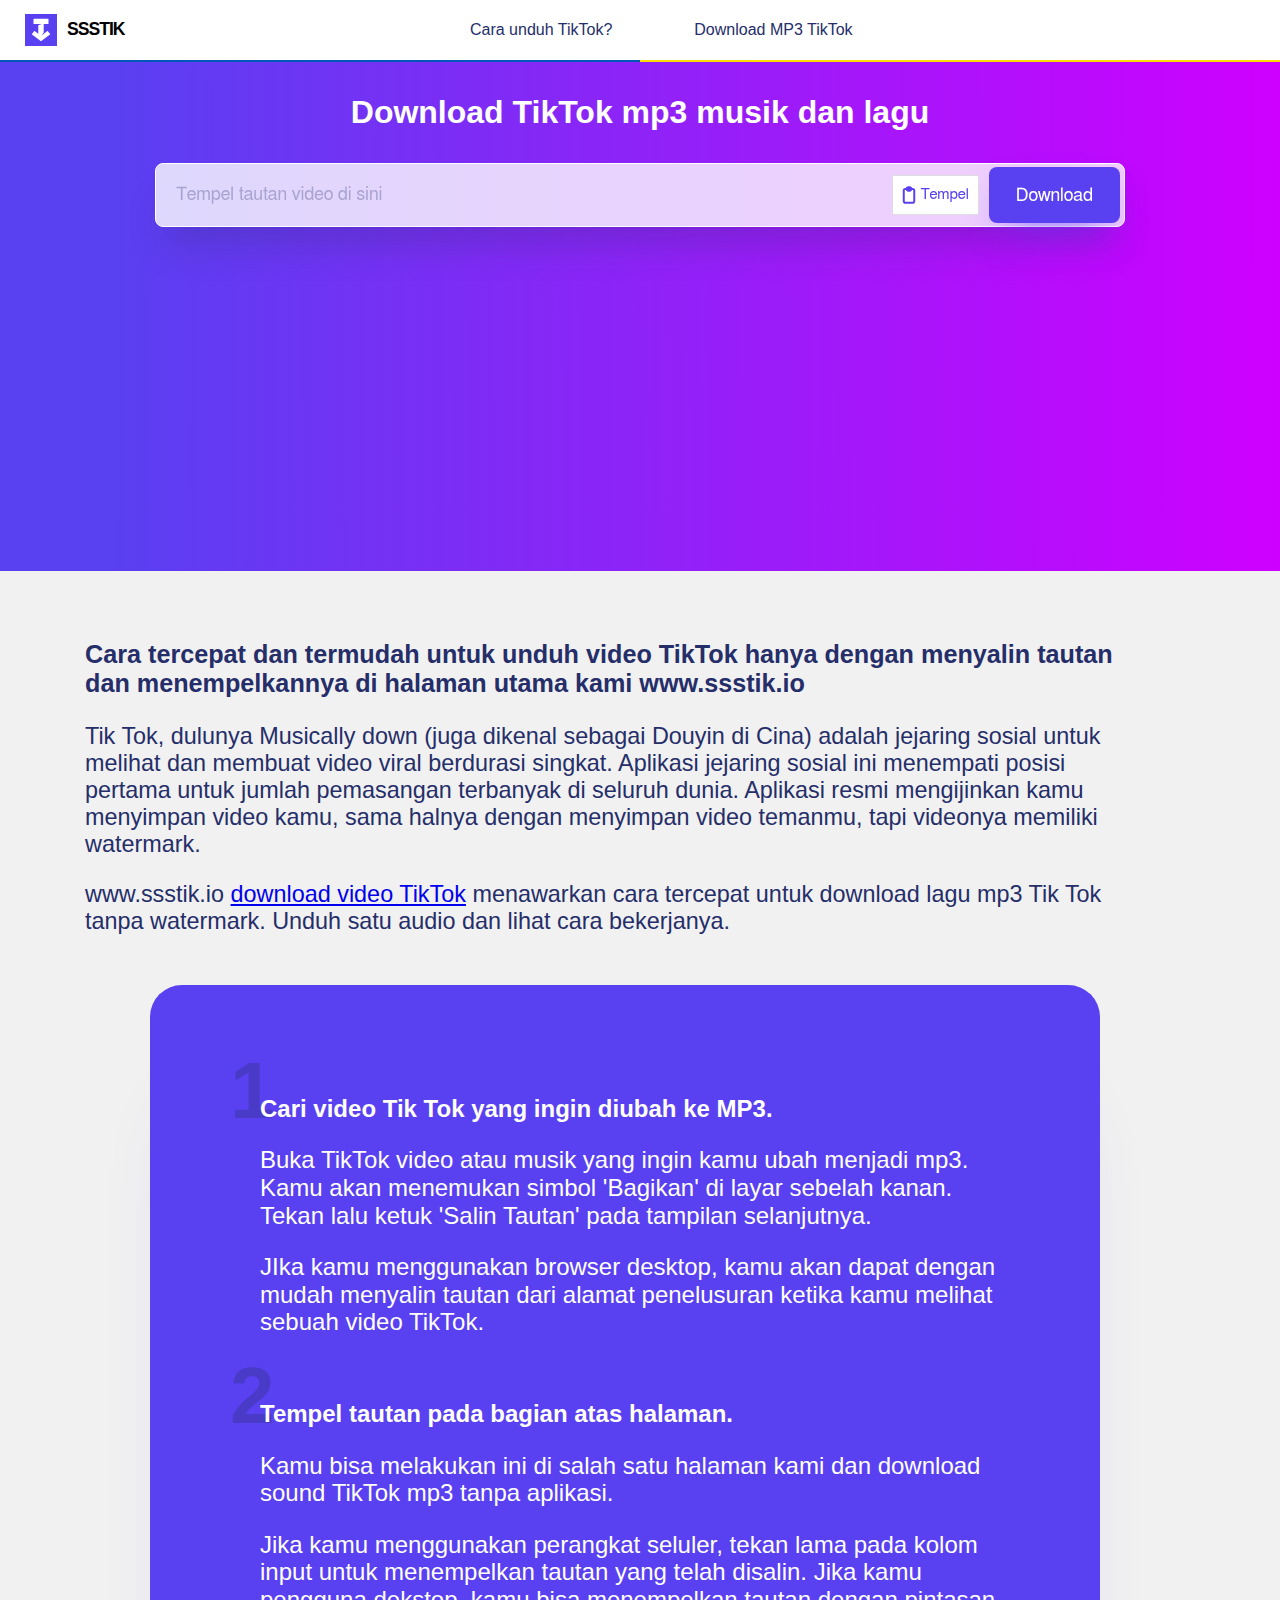
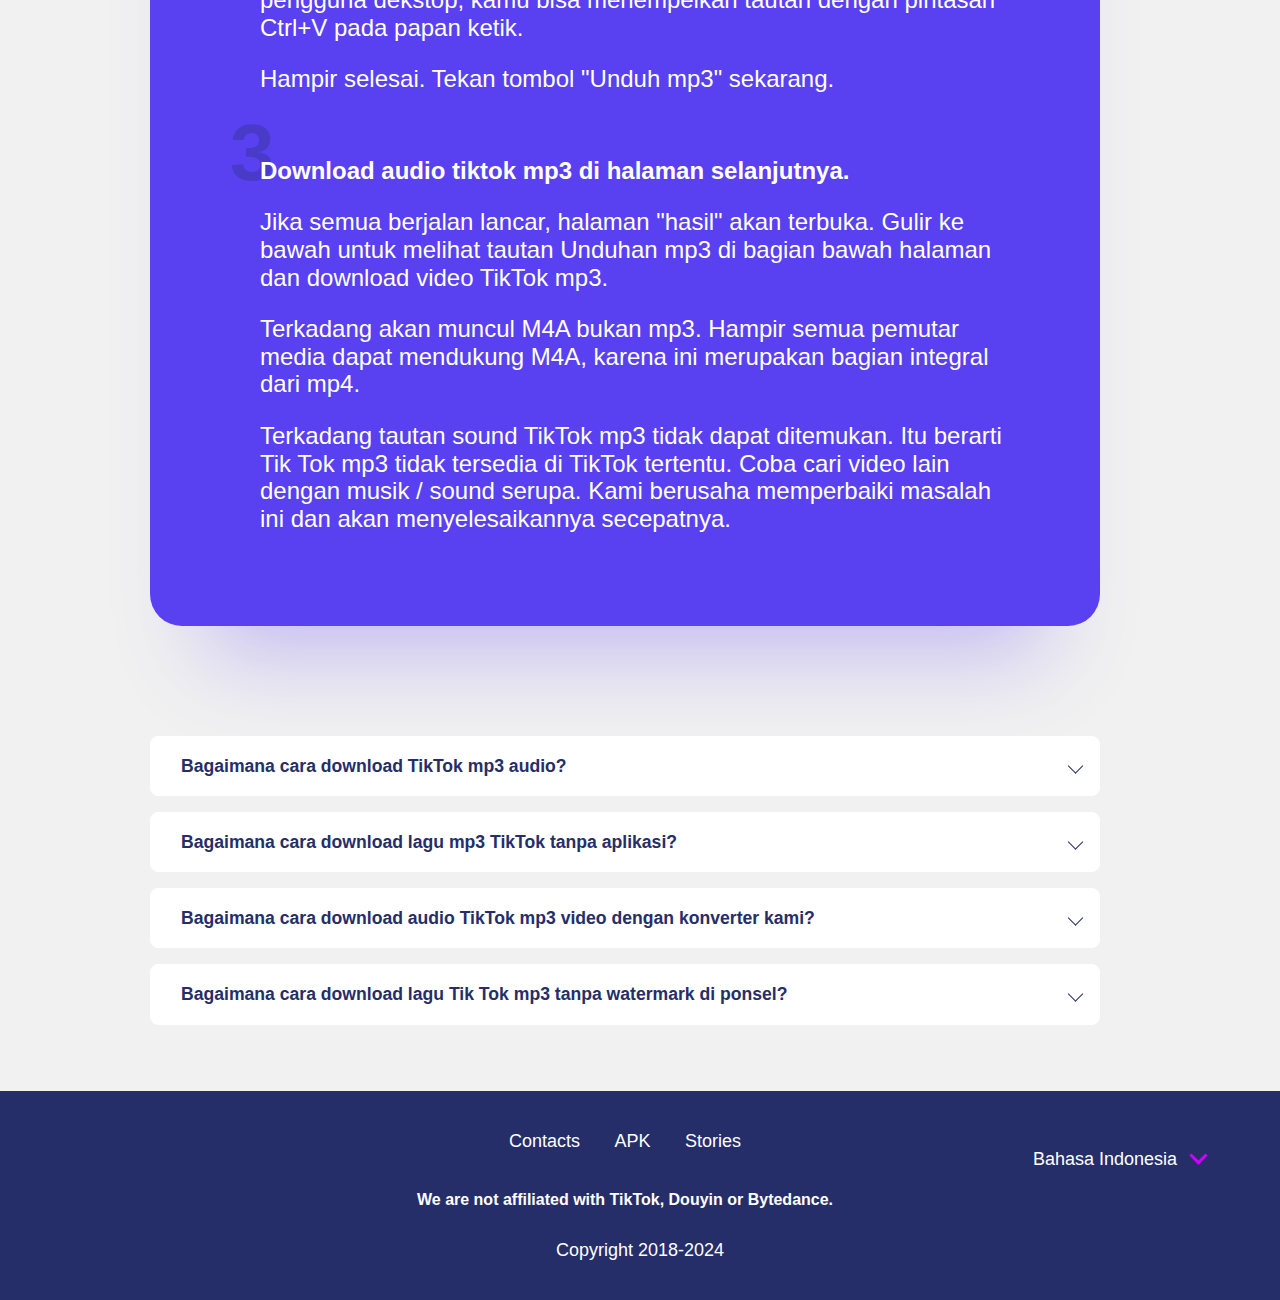
<file: download-tiktok-mp3.html>
<!DOCTYPE html>
<html lang="id">

<head>
    <title>Download TikTok mp3 musik dan lagu gratis - Download sound TikTok</title>
<meta charset="utf-8">
<meta name="description" content="Download TikTok mp3 atau mp4 dan tanpa registrasi gratis! Tidak ada tanda air! Anda tidak perlu registrasi apa pun untuk menggunakan konverter video TikTok kami.">
<meta name="author" content="SSSTik.io">
<meta content="width=device-width, initial-scale=1.0, maximum-scale=5.0, shrink-to-fit=no" name="viewport">
<meta property="og:title" content="Download TikTok mp3 musik dan lagu gratis - Download sound TikTok">
<meta property="og:description" content="Download TikTok mp3 atau mp4 dan tanpa registrasi gratis! Tidak ada tanda air! Anda tidak perlu registrasi apa pun untuk menggunakan konverter video TikTok kami.">
<meta property="og:type" content="article">
<meta property="og:url" content="https://ssstik.io/id/download-tiktok-mp3">
<meta property="og:image" content="https://ssstik.io/images/og.png">
<meta property="og:site_name" content="SSSTik.io">
<meta name="google" content="notranslate">
<link rel="stylesheet" href="css/ssstik-style.min.css">
<link rel="preconnect" href="//www.google-analytics.com">
<link rel="dns-prefetch" href="//www.google-analytics.com">
<link rel="preconnect" href="//pagead2.googlesyndication.com" crossorigin>
<link rel="shortcut icon" href="favicons/6098--favicon.ico" type="image/x-icon">
<link rel="icon" href="favicons/938--favicon.ico" type="image/x-icon">
<link rel="apple-touch-icon" sizes="180x180" href="favicons/9228--apple-touch-icon.png" alt="">
<link rel="icon" type="image/png" sizes="32x32" href="favicons/4834--favicon-32x32.png" alt="">
<link rel="icon" type="image/png" sizes="16x16" href="favicons/152--favicon-16x16.png" alt="">
<link rel="manifest" href="/site.webmanifest">
<meta name="msapplication-TileColor" content="#472d4e">
<meta name="theme-color" content="#472d4e">
<link rel="apple-touch-icon-precomposed" href="favicons/4753--apple-touch-icon-precomposed.png">
<link rel="apple-touch-icon-precomposed" sizes="72x72" href="favicons/5685--apple-touch-icon-72x72-precomposed.png">
<link rel="apple-touch-icon-precomposed" sizes="76x76" href="favicons/7965--apple-touch-icon-76x76-precomposed.png">
<link rel="apple-touch-icon-precomposed" sizes="114x114" href="favicons/2323--apple-touch-icon-114x114-precomposed.png">
<link rel="apple-touch-icon-precomposed" sizes="120x120" href="favicons/2629--apple-touch-icon-120x120-precomposed.png">
<link rel="apple-touch-icon-precomposed" sizes="144x144" href="favicons/7581--apple-touch-icon-144x144-precomposed.png">
<link rel="apple-touch-icon-precomposed" sizes="152x152" href="favicons/3066--apple-touch-icon-152x152-precomposed.png">
<link rel="apple-touch-icon-precomposed" sizes="180x180" href="favicons/8045--apple-touch-icon-180x180-precomposed.png">
<link rel="icon" sizes="192x192" href="favicons/2105--android-chrome-192x192.png">
<link rel="icon" sizes="512x512" href="favicons/6678--android-chrome-512x512.png">

<link rel="canonical" href="https://ssstik.io/id/download-tiktok-mp3">
<link rel="alternate" href="https://ssstik.io/download-tiktok-mp3" hreflang="en">
<link rel="alternate" href="https://ssstik.io/download-tiktok-mp3" hreflang="en-US">
<link rel="alternate" href="https://ssstik.io/ru/download-tiktok-mp3" hreflang="ru">
<link rel="alternate" href="https://ssstik.io/tr/download-tiktok-mp3" hreflang="tr">
<link rel="alternate" href="https://ssstik.io/es/download-tiktok-mp3" hreflang="es">
<link rel="alternate" href="https://ssstik.io/pt/download-tiktok-mp3" hreflang="pt">
<link rel="alternate" href="https://ssstik.io/fr/download-tiktok-mp3" hreflang="fr">
<link rel="alternate" href="https://ssstik.io/de/download-tiktok-mp3" hreflang="de">
<link rel="alternate" href="https://ssstik.io/vi/download-tiktok-mp3" hreflang="vi">
<link rel="alternate" href="https://ssstik.io/id/download-tiktok-mp3" hreflang="id">
<link rel="alternate" href="https://ssstik.io/ja/download-tiktok-mp3" hreflang="ja">
<link rel="alternate" href="https://ssstik.io/ko/download-tiktok-mp3" hreflang="ko">
<link rel="alternate" href="https://ssstik.io/ar/download-tiktok-mp3" hreflang="ar">
<link rel="alternate" href="https://ssstik.io/th/download-tiktok-mp3" hreflang="th">
<link rel="alternate" href="https://ssstik.io/it/download-tiktok-mp3" hreflang="it">
<link rel="alternate" href="https://ssstik.io/pl/download-tiktok-mp3" hreflang="pl">
<link rel="alternate" href="https://ssstik.io/ms/download-tiktok-mp3" hreflang="ms">
<link rel="alternate" href="https://ssstik.io/uk/download-tiktok-mp3" hreflang="uk">
<link rel="alternate" href="https://ssstik.io/nl/download-tiktok-mp3" hreflang="nl">
<link rel="alternate" href="https://ssstik.io/ro/download-tiktok-mp3" hreflang="ro">
<link rel="alternate" href="https://ssstik.io/download-tiktok-mp3" hreflang="x-default">
    <meta name="lb-version" content="lb3">
    <meta name="apple-itunes-app" content="app-id=1618823987, affiliate-data=ct=smartssstik">
    </head>

<body class="id bg-grey" id="sss_body">
    <!-- Google Tag Manager (noscript) -->
    <noscript><iframe src="https://www.googletagmanager.com/ns.html?id=GTM-K3K8RD9" height="0" width="0" style="display:none;visibility:hidden"></iframe></noscript>
    <!-- End Google Tag Manager (noscript) -->
    <header>
        <div class="home-menu pure-menu pure-menu-horizontal pure-menu-fixed">
            <div class="menu-wrapper">
                <a class="pure-menu-heading" href="id.html">
                    <div class="sss">
                        <img src="images/images-logosmall.svg" width="32" height="32" alt="tiktok downloader">
                        <div>
                            sssTik                        </div>
                    </div>
                </a>
                <div id="menu" class="pure-menu pure-menu-horizontal">
    <ul class="pure-menu-list u-oh">
                <li class="pure-menu-item">
            <a href="how-to-download-tiktok-video.html" class="pure-menu-link">Cara unduh TikTok?</a>
        </li>
        <li class="pure-menu-item">
            <a href="download-tiktok-mp3.html" class="pure-menu-link">Download MP3 TikTok</a>
        </li>
            </ul>
</div>                <div class="flex-1">
                    <div id="twt_promo">
    <a href="https://play.google.com/store/apps/details?id=com.video.videodownloader_appdl" rel="nofollow noopener" target="_blank" class="download_with_app" id="dwapp">
        <span>
            Download TikTok dengan Aplikasi        </span>
        <span>
            Instal aplikasi        </span>
    </a>
</div>
                </div>

                <nav id="menu__toggle__wrapper">
                    <div id="menuToggle">
                        <input type="checkbox" id="menu_toggler">
                        <label for="menu_toggler"></label>
                        <span class="bar"></span>
                        <span class="bar"></span>
                        <span class="bar"></span>
                    </div>
                </nav>
            </div>
            <span class="standforukraine">
                <i></i>
                <i></i>
            </span>
        </div>

    </header>
    <main>
        <section><div class="splash-container" id="splash" hx-ext="include-vals">
    <div id="splash_wrapper" class="splash" style="max-width: 1680px;">

        <h1 class="splash-head hide-after-request" id="bigmessage">
            Download TikTok mp3 musik dan lagu        </h1>
        <div class="error-container-wrapper">
            <div id="errorContainer"></div>
        </div>
                <form class="pure-form pure-g hide-after-request" id="_gcaptcha_pt" rel="nofollow" hx-post="/abc?url=dl">
            <div class="loader loader--style8 htmx-indicator pure-u-1" id="main_loader">
            </div>
            <div class="relative u-fw">
                <input id="main_page_text" title="https://m.tiktok.com/v/6606727368545406213.html" name="id" type="text" class="form-control input-lg" placeholder="Tempel tautan video di sini" autofocus disabled required>
                <input id="locale" name="locale" type="hidden" value="id">
                <button id="paste" type="button" style="display: none">
                    <svg data-v-611f7da7="" width="14" height="18" viewbox="0 0 14 18" fill="none" xmlns="http://www.w3.org/2000/svg">
                        <path data-v-611f7da7="" d="M4.75 2.9625C4.75 2.505 4.90804 2.06624 5.18934 1.74274C5.47064 1.41924 5.85218 1.2375 6.25 1.2375H7.75C8.14782 1.2375 8.52936 1.41924 8.81066 1.74274C9.09196 2.06624 9.25 2.505 9.25 2.9625M4.75 2.9625H3.25C2.85218 2.9625 2.47064 3.14424 2.18934 3.46774C1.90804 3.79124 1.75 4.23 1.75 4.6875V15.0375C1.75 15.495 1.90804 15.9338 2.18934 16.2573C2.47064 16.5808 2.85218 16.7625 3.25 16.7625H10.75C11.1478 16.7625 11.5294 16.5808 11.8107 16.2573C12.092 15.9338 12.25 15.495 12.25 15.0375V4.6875C12.25 4.23 12.092 3.79124 11.8107 3.46774C11.5294 3.14424 11.1478 2.9625 10.75 2.9625H9.25H4.75ZM4.75 2.9625C4.75 3.41999 4.90804 3.85875 5.18934 4.18225C5.47064 4.50576 5.85218 4.6875 6.25 4.6875H7.75C8.14782 4.6875 8.52936 4.50576 8.81066 4.18225C9.09196 3.85875 9.25 3.41999 9.25 2.9625H4.75Z" stroke="#383838" stroke-width="2" stroke-linecap="round" stroke-linejoin="round"></path>
                    </svg>
                    <span>
                        Tempel                    </span>
                </button>

                <button id="clear" type="button" style="display: none">
                    <svg data-v-611f7da7="" width="14px" height="14px" viewbox="0 0 320 512" xmlns="http://www.w3.org/2000/svg">
                        <path data-v-611f7da7="" d="M207.6 256l107.72-107.72c6.23-6.23 6.23-16.34 0-22.58l-25.03-25.03c-6.23-6.23-16.34-6.23-22.58 0L160 208.4 52.28 100.68c-6.23-6.23-16.34-6.23-22.58 0L4.68 125.7c-6.23 6.23-6.23 16.34 0 22.58L112.4 256 4.68 363.72c-6.23 6.23-6.23 16.34 0 22.58l25.03 25.03c6.23 6.23 16.34 6.23 22.58 0L160 303.6l107.72 107.72c6.23 6.23 16.34 6.23 22.58 0l25.03-25.03c6.23-6.23 6.23-16.34 0-22.58L207.6 256z" fill="#4a4a4a"></path>
                    </svg>
                    <span>
                        Hapus                    </span>
                </button>
                                <button type="submit" id="submit" class="vignette_active pure-button-primary" disabled>
                    <span>Download</span>
                    <span>Harap tunggu</span>
                </button>
            </div>
        </form>
                <div class="adcontainer_big" id="ad_main">
            <!-- AD:START -->
<ins class="adsbygoogle" id="googlead_main" data-ad-format="auto" data-full-width-responsive="true"></ins>
<!-- AD:END -->        </div>
        <div id="target"></div>
    </div>
</div></section>        <div id="main_body_hide" class="hide-after-request">
                        <section>
                <div class="content-wrapper">
                    <div class="content main__content__container"><section class="text">
    <div class="text__container">
        <p>Cara tercepat dan termudah untuk unduh video TikTok hanya dengan menyalin tautan dan menempelkannya di halaman utama kami www.ssstik.io        </p>
        <div class="text__desc">
            <p>Tik Tok, dulunya Musically down (juga dikenal sebagai Douyin di Cina) adalah jejaring sosial untuk melihat dan membuat video viral berdurasi singkat. Aplikasi jejaring sosial ini menempati posisi pertama untuk jumlah pemasangan terbanyak di seluruh dunia. Aplikasi resmi mengijinkan kamu menyimpan video kamu, sama halnya dengan menyimpan video temanmu, tapi videonya memiliki watermark.</p>
<p>www.ssstik.io <a href="id.html">download video TikTok</a> menawarkan cara tercepat untuk download lagu mp3 Tik Tok tanpa watermark. Unduh satu audio dan lihat cara bekerjanya.</p>        </div>
    </div>
</section>
<div>
    <div class="blue__block">
        
	<ol>
		<li>
			<b>Cari video Tik Tok yang ingin diubah ke MP3.</b>
			<p>Buka TikTok video atau musik yang ingin kamu ubah menjadi mp3. Kamu akan menemukan simbol 'Bagikan' di layar sebelah kanan. Tekan lalu ketuk 'Salin Tautan' pada tampilan selanjutnya.</p>
			<p>JIka kamu menggunakan browser desktop, kamu akan dapat dengan mudah menyalin tautan dari alamat penelusuran ketika kamu melihat sebuah video TikTok.</p>
		</li>
		<li>
			<b>Tempel tautan pada bagian atas halaman.</b>
			<p>Kamu bisa melakukan ini di salah satu halaman kami dan download sound TikTok mp3 tanpa aplikasi.</p>
			<p>Jika kamu menggunakan perangkat seluler, tekan lama pada kolom input untuk menempelkan tautan yang telah disalin. Jika kamu pengguna dekstop, kamu bisa menempelkan tautan dengan pintasan Ctrl+V pada papan ketik.</p>
			<p>Hampir selesai. Tekan tombol "Unduh mp3" sekarang.</p>
		</li>
		<li>
			<b>Download audio tiktok mp3 di halaman selanjutnya.</b>
			<p>Jika semua berjalan lancar, halaman "hasil" akan terbuka. Gulir ke bawah untuk melihat tautan Unduhan mp3 di bagian bawah halaman dan download video TikTok mp3.</p>
			<p>Terkadang akan muncul M4A bukan mp3. Hampir semua pemutar media dapat mendukung M4A, karena ini merupakan bagian integral dari mp4.</p>
			<p>Terkadang tautan sound TikTok mp3 tidak dapat ditemukan. Itu berarti Tik Tok mp3 tidak tersedia di TikTok tertentu. Coba cari video lain dengan musik / sound serupa. Kami berusaha memperbaiki masalah ini dan akan menyelesaikannya secepatnya.</p>
		</li>
	</ol>
    </div>
</div>

<section id="accordion">
    <div class="accordion__container" itemscope="" itemtype="https://schema.org/FAQPage">
                <div itemscope="" itemprop="mainEntity" itemtype="https://schema.org/Question" class="faq-drawer">
            <input class="faq-drawer__trigger" id="faq-drawer-0" type="checkbox"><label class="faq-drawer__title accordion" for="faq-drawer-0" itemprop="name">Bagaimana cara download TikTok mp3 audio?</label>
            <div class="panel faq-drawer__content-wrapper" data-panel="panel-0" itemscope="" itemprop="acceptedAnswer" itemtype="https://schema.org/Answer">
                <div itemprop="text" class="faq-drawer__content">
                    Untuk pengguna yang ingin download musik Tik Tok mp3 tanpa aplikasi secara gratis dan download nada dering tiktok, kami telah mengembangkan solusi paling sederhana dan paling nyaman. Untuk download video TikTok mp3, cukup tempel tautan ke kolom input dan klik tombol "download musik tiktok".                </div>
            </div>
        </div>
                <div itemscope="" itemprop="mainEntity" itemtype="https://schema.org/Question" class="faq-drawer">
            <input class="faq-drawer__trigger" id="faq-drawer-1" type="checkbox"><label class="faq-drawer__title accordion" for="faq-drawer-1" itemprop="name">Bagaimana cara download lagu mp3 TikTok tanpa aplikasi?</label>
            <div class="panel faq-drawer__content-wrapper" data-panel="panel-1" itemscope="" itemprop="acceptedAnswer" itemtype="https://schema.org/Answer">
                <div itemprop="text" class="faq-drawer__content">
                    Untuk download TikTok mp3 menggunakan pengkonversi mp3 kami, cukup tempel tautan di kolom input dan klik tombol "Unduh".                </div>
            </div>
        </div>
                <div itemscope="" itemprop="mainEntity" itemtype="https://schema.org/Question" class="faq-drawer">
            <input class="faq-drawer__trigger" id="faq-drawer-2" type="checkbox"><label class="faq-drawer__title accordion" for="faq-drawer-2" itemprop="name">Bagaimana cara download audio TikTok mp3 video dengan konverter kami?</label>
            <div class="panel faq-drawer__content-wrapper" data-panel="panel-2" itemscope="" itemprop="acceptedAnswer" itemtype="https://schema.org/Answer">
                <div itemprop="text" class="faq-drawer__content">
                    Jika kamu ingin download lagu TikTok tanpa video melalui tautan dalam format mp3 menggunakan konverter video ke mp3 online kami, kamu hanya perlu menempelkan tautan ke kolom input dan memilih format file.                </div>
            </div>
        </div>
                <div itemscope="" itemprop="mainEntity" itemtype="https://schema.org/Question" class="faq-drawer">
            <input class="faq-drawer__trigger" id="faq-drawer-3" type="checkbox"><label class="faq-drawer__title accordion" for="faq-drawer-3" itemprop="name">Bagaimana cara download lagu Tik Tok mp3 tanpa watermark di ponsel?</label>
            <div class="panel faq-drawer__content-wrapper" data-panel="panel-3" itemscope="" itemprop="acceptedAnswer" itemtype="https://schema.org/Answer">
                <div itemprop="text" class="faq-drawer__content">
                    Anda dapat dengan mudah download sound tiktok mp3 dengan bantuan tiktok downloader mp3 dan mengunduhnya ke ponsel Anda dalam beberapa klik. Untuk melakukan ini, cukup tempel tautan ke kolom input dan klik tombol unduh.                </div>
            </div>
        </div>
            </div>
</section>
</div>                </div>
            </section>
                    </div>
            </main>

    <div class="modal micromodal-slide" id="ad-vignette" aria-hidden="true">
    <div class="modal__overlay" id="ovr" tabindex="-1" data-micromodal-close>
        <div class="modal__container" role="dialog" aria-modal="true" aria-labelledby="ad-vignette-title">
            <header class="modal__header" id="ad-vignette-header">
            </header>
            <main class="modal__content" id="ad-vignette-content">
            </main>
            <footer class="modal__footer" id="ad-vignette-footer">
                <button class="modal__btn" data-micromodal-close aria-label="Close this dialog window">Close</button>
            </footer>
        </div>
    </div>
</div>
<div id="overlayimage">
</div>
    <footer id="footer">
    <div class="footer__container d-flex justify-content-between">
        <div class="flex-1">
        </div>
        <div class="flex-2">
            <nav class="footer__navigation flex-column">
                <div class="footer-row row-1">
                    <a href="contacts.html" target="_self">Contacts</a>

                                        <a href="apk.html" target="_self">APK</a>
                    <a href="download-tiktok-stories.html" target="_self">Stories</a>
                                    </div>
                <div class="footer-row row-2">
                    <b>We are not affiliated with TikTok, Douyin or Bytedance.</b>
                </div>
                <script type="application/ld+json">
                    {
                        "@context": "http://schema.org",
                        "@type": "Organization",
                        "name": "SSSTik",
                        "url": "https://ssstik.io",
                        "logo": "https://ssstik.io/apple-touch-icon-180x180-precomposed.png",
                        "image": "https://ssstik.io/images/og.png",
                        "description": "Fastest TikTok video downloader! Save your TikTok videos in two taps, fast and free. With or without a watermark with sss TikTok mp4 video downloader online",
                        "email": "contact@ssstik.io"
                    }
                </script>
                            </nav>
        </div>
                <div class="flex-1 lang-wrapper">
            <ul id="language-switcher">
                <li class="">
                    <div id="menuLink1">
                        Bahasa&nbsp;Indonesia&#8236;&nbsp;&nbsp;&nbsp;
                    </div>
                    <ul class="pure-menu-children u-smaller-text u-shadow--black">
                        <li class="pure-menu-item"><a href="download-tiktok-mp3.html" lang="en" class="pure-menu-link">&nbsp;English</a></li><li class="pure-menu-item"><a href="download-tiktok-mp3.html" lang="de" class="pure-menu-link">&nbsp;Deutsh</a></li><li class="pure-menu-item"><a href="download-tiktok-mp3.html" lang="es" class="pure-menu-link">&nbsp;Espa&ntilde;ol</a></li><li class="pure-menu-item"><a href="download-tiktok-mp3.html" lang="fr" class="pure-menu-link">&nbsp;Fran&ccedil;ais</a></li><li class="pure-menu-item"><a href="download-tiktok-mp3.html" lang="ja" class="pure-menu-link">&nbsp;&#26085;&#26412;&#35486;</a></li><li class="pure-menu-item"><a href="download-tiktok-mp3.html" lang="ko" class="pure-menu-link">&nbsp;&#54620;&#44397;&#50612;</a></li><li class="pure-menu-item"><a href="download-tiktok-mp3.html" lang="pt" class="pure-menu-link">&nbsp;Portugu&ecirc;s&nbsp;(Brasil)</a></li><li class="pure-menu-item"><a href="download-tiktok-mp3.html" lang="ru" class="pure-menu-link">&nbsp;&#1056;&#1091;&#1089;&#1089;&#1082;&#1080;&#1081;</a></li><li class="pure-menu-item"><a href="download-tiktok-mp3.html" lang="tr" class="pure-menu-link">&nbsp;T&uuml;rk&ccedil;e&#8236;&#8236;</a></li><li class="pure-menu-item"><a href="download-tiktok-mp3.html" lang="vi" class="pure-menu-link">&nbsp;Ti&#7871;ng&nbsp;Vi&#7879;t</a></li><li class="pure-menu-item"><a href="download-tiktok-mp3.html" lang="ar" class="pure-menu-link">&nbsp;&#1575;&#1604;&#1593;&#1585;&#1576;&#1610;&#1577;</a></li><li class="pure-menu-item"><a href="download-tiktok-mp3.html" lang="th" class="pure-menu-link">&nbsp;&#3652;&#3607;&#3618;</a></li><li class="pure-menu-item"><a href="download-tiktok-mp3.html" lang="it" class="pure-menu-link">&nbsp;Italiano</a></li><li class="pure-menu-item"><a href="download-tiktok-mp3.html" lang="pl" class="pure-menu-link">&nbsp;Polskie</a></li><li class="pure-menu-item"><a href="download-tiktok-mp3.html" lang="ms" class="pure-menu-link">&nbsp;Malaysian</a></li><li class="pure-menu-item"><a href="download-tiktok-mp3.html" lang="uk" class="pure-menu-link">&nbsp;Ukrainian</a></li><li class="pure-menu-item"><a href="download-tiktok-mp3.html" lang="nl" class="pure-menu-link">&nbsp;Nederlands</a></li><li class="pure-menu-item"><a href="download-tiktok-mp3.html" lang="ro" class="pure-menu-link">&nbsp;Romanian</a></li>                    </ul>
                </li>
            </ul>
        </div>
        
    </div>
    <div class="text-center">
        <div class="copyright">
            Copyright 2018-2024        </div>
    </div>
    <script type="application/ld+json">
    {
        "@context": "http://schema.org/",
        "@type": "SoftwareApplication",
        "applicationCategory": "MultimediaApplication",
        "operatingSystem": ["Windows", "macOS", "Android", "iOS"],
        "screenshot": "https://ssstik.io/images/download.png",
        "aggregateRating": {
            "@type": "AggregateRating",
            "ratingCount": "61604",
            "reviewCount": "61604",
            "bestRating": "5",
            "ratingValue": "4.9",
            "worstRating": "1",
            "alternateName": "ssstiktok",
            "mainEntityOfPage": "https://ssstik.io/id/download-tiktok-mp3",
            "name": "ssstik.io"
        },
        "alternativeHeadline": "ssstiktok",
        "copyrightYear": "2024",
        "headline": "sssTikTok",
        "keywords": "sss tiktok downloader",
        "offers": {
            "@type": "Offer",
            "price": "0.0",
            "priceCurrency": "USD",
            "alternateName": "SSSTIK.io",
            "description": "ssstik.io is a free TikTok video downloader tool that helps you download tiktok videos without watermark (Musically) online",
            "mainEntityOfPage": "https://ssstik.io/id/download-tiktok-mp3",
            "name": "sssTikTok"
        },
        "alternateName": "ssstiktok",
        "mainEntityOfPage": "https://ssstik.io/id/download-tiktok-mp3",
        "name": "sssTikTok"
    }
</script>
</footer>    <!-- GOOGLEAD_MINI:START Shows only on @media only screen and (min-width: 310px) and (max-width:500px) -->
<div id="adBottom">
    <div class="ad_sticky">
        <ins class="adsbygoogle" id="ad_bottom" data-full-width-responsive="true"></ins>
        <div class="ad-close" onclick="document.getElementById('adBottom').style.display = 'none';document.getElementById('footer').style.marginBottom='0'">
            <svg width="22px" height="22px" viewbox="0 0 16 16" class="bi bi-x" fill="#000" xmlns="http://www.w3.org/2000/svg">
                <path fill-rule="evenodd" d="M4.646 4.646a.5.5 0 0 1 .708 0L8 7.293l2.646-2.647a.5.5 0 0 1 .708.708L8.707 8l2.647 2.646a.5.5 0 0 1-.708.708L8 8.707l-2.646 2.647a.5.5 0 0 1-.708-.708L7.293 8 4.646 5.354a.5.5 0 0 1 0-.708z"></path>
            </svg>
        </div>
    </div>
</div>
<!-- GOOGLEAD_MINI:END -->
    <script>
        var s_n = 'ssstik.io',
            s_idgg =
            'GTM-K3K8RD9',
            s_locale = 'id',
            s_blcklst = ['BY', 'RU'],
            s_altvign = ['XXX'],
            s_furl = 'abc',
            s_tt = 'MjJMUWhl',
            s_prov =
            'google',
            s_ven = 1 ,
            s_mbe = 0 ,
            s_tbe = 1 ,
            s_gae = 1 ;
        var partnerAlerts = {
            unknown: 'VGVtcGVsK3RhdXRhbit5YW5nK2JlbmFyK2Rhbitjb2JhK2xhZ2k=',
            likee: '[base64]',
            snack: '',
            twitter: '[base64]',
            facebook: '[base64]',
            youtube: 'U29ycnklMkMrd2UrZG8rbm90K3N1cHBvcnQrWW91dHViZStsaW5rcyUyMQ==',
        };
        var powerTag = powerTag || {};
        powerTag.gdprShowConsentToolButton = false;
    </script>
    <script src="js/js-script_ssstik.min.js" defer></script>
</body>

</html>
</file>
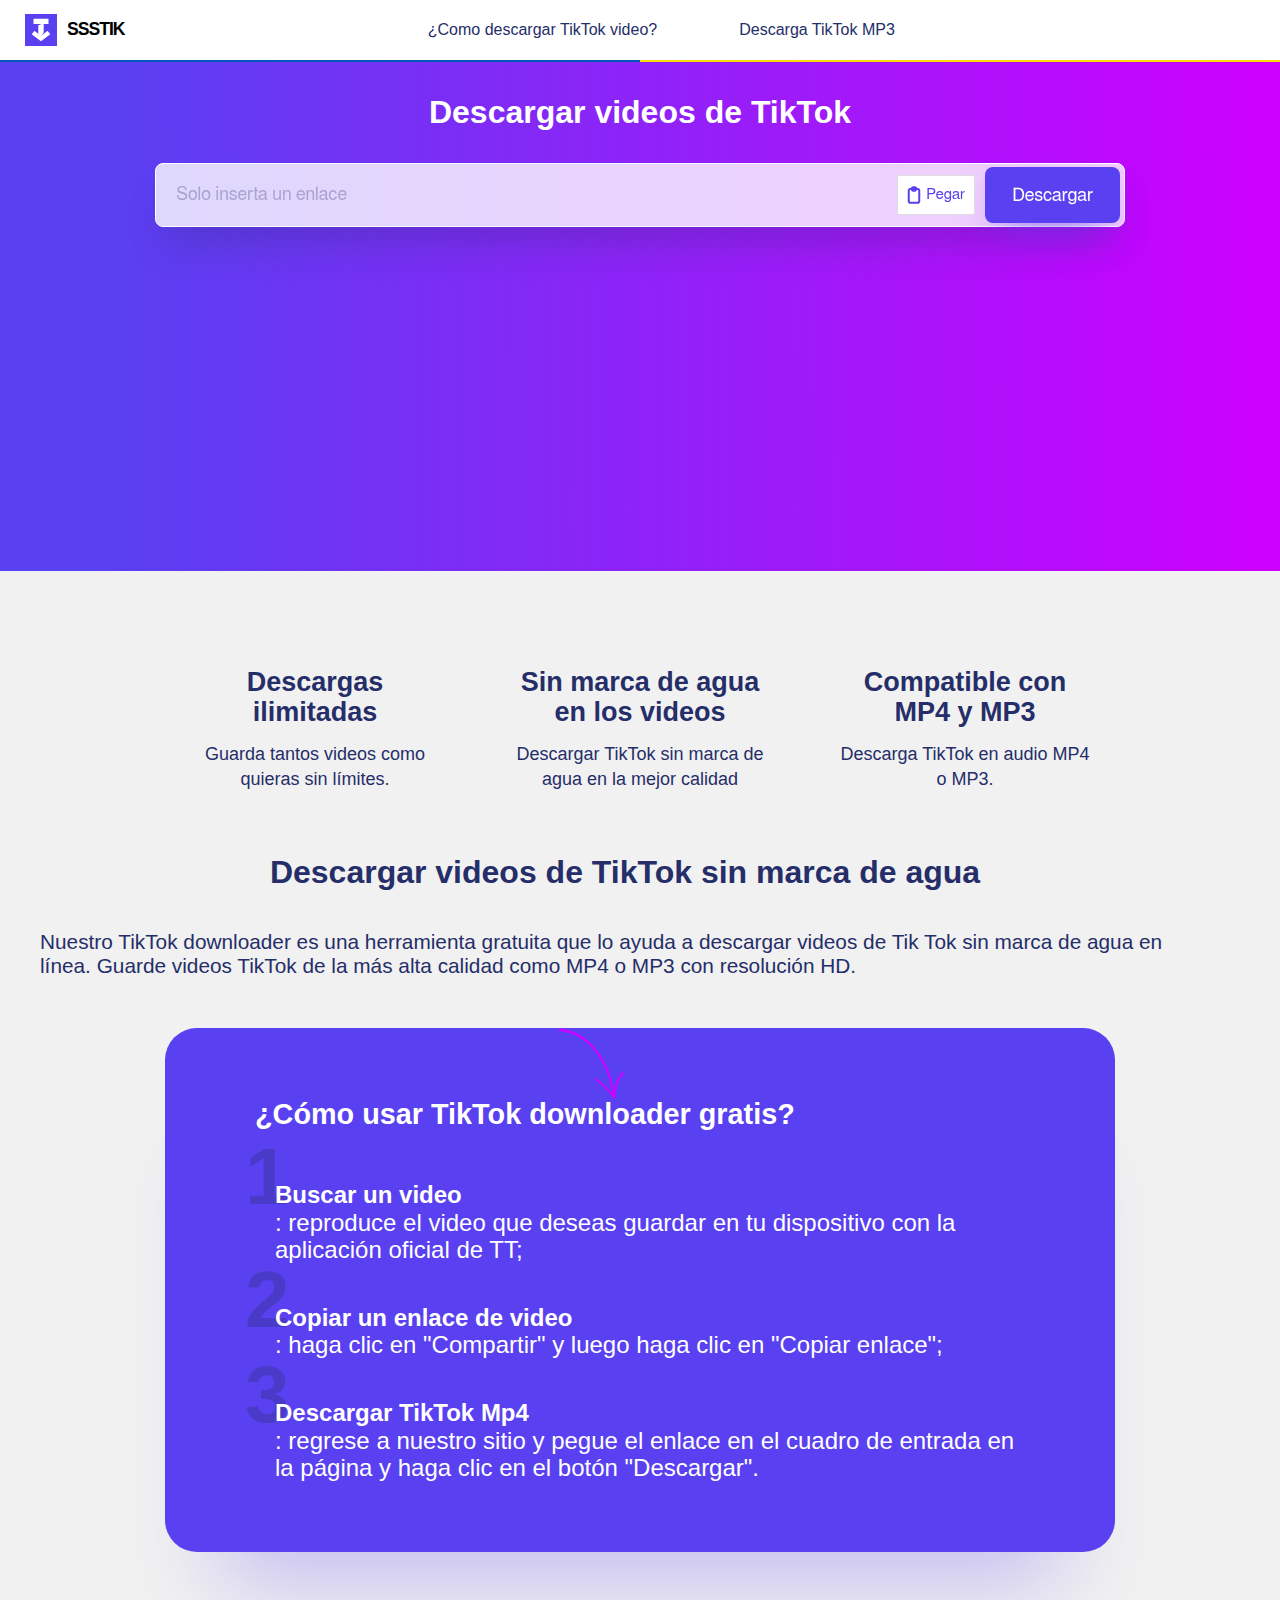
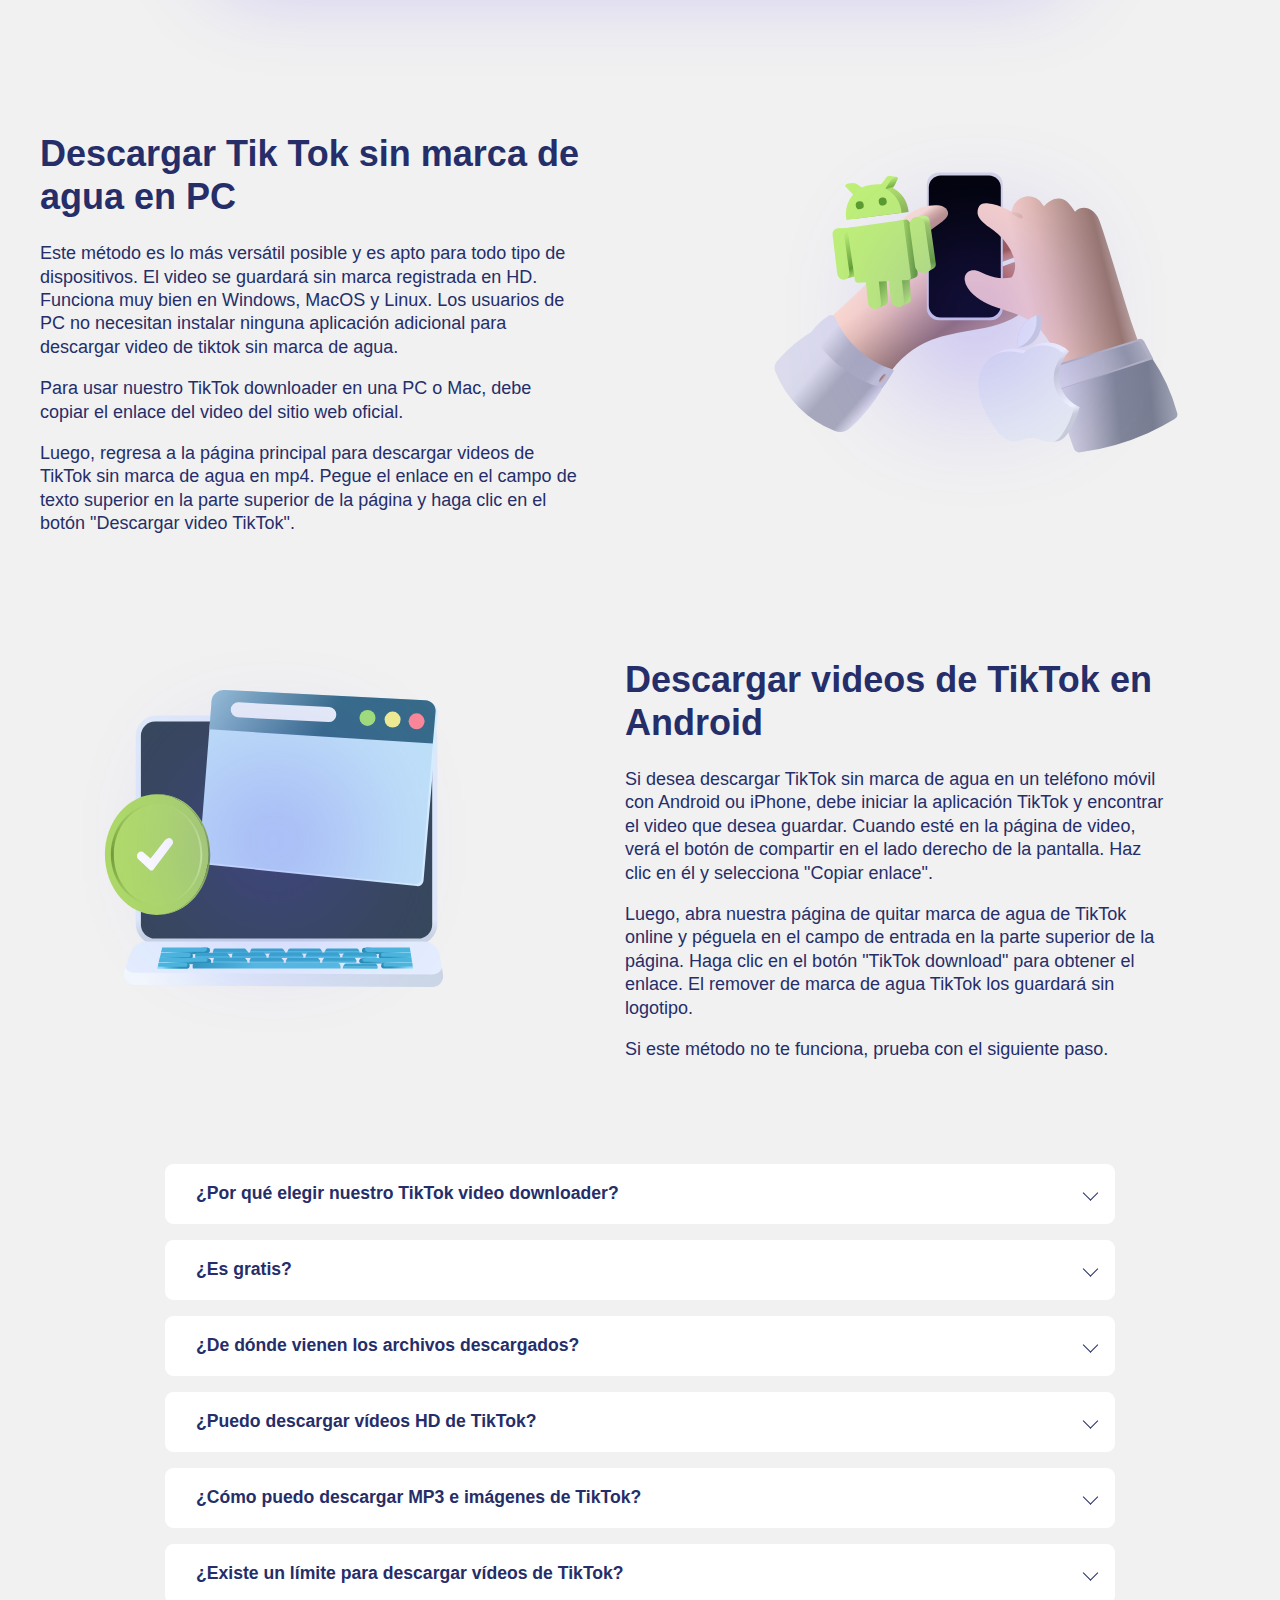
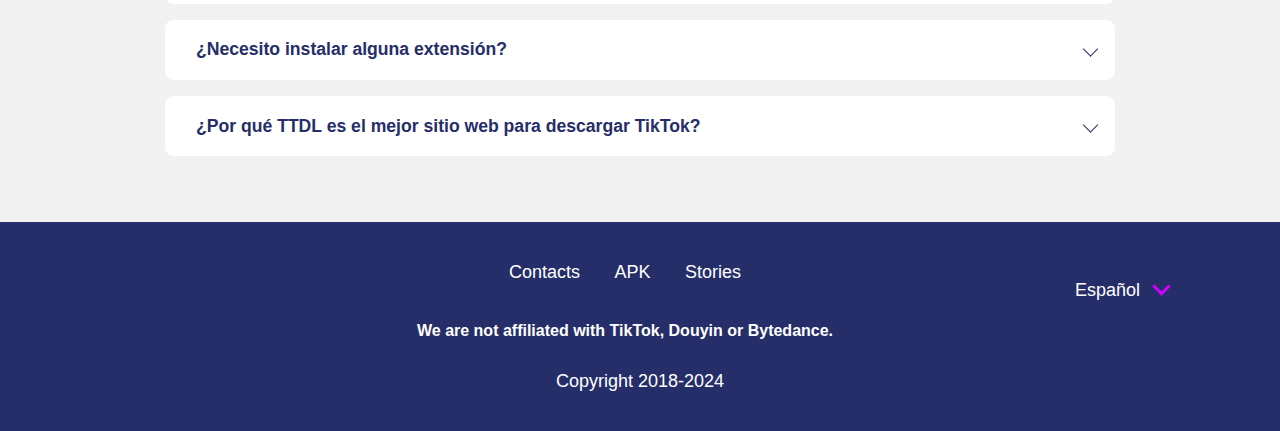
<file: es.html>
<!DOCTYPE html>
<html lang="es">

<head>
    <title>Descargar videos de TikTok sin marca de agua con TikTok video downloader</title>
<meta charset="utf-8">
<meta name="description" content="Descargar videos de TikTok sin marca de agua en unos simples pasos y de forma gratuita. Sin l&iacute;mites ni otras restricciones. Funciona en todos los dispositivos!">
<meta name="author" content="SSSTik.io">
<meta content="width=device-width, initial-scale=1.0, maximum-scale=5.0, shrink-to-fit=no" name="viewport">
<meta property="og:title" content="Descargar videos de TikTok sin marca de agua con TikTok video downloader">
<meta property="og:description" content="Descargar videos de TikTok sin marca de agua en unos simples pasos y de forma gratuita. Sin l&iacute;mites ni otras restricciones. Funciona en todos los dispositivos!">
<meta property="og:type" content="article">
<meta property="og:url" content="https://ssstik.io/es">
<meta property="og:image" content="https://ssstik.io/images/og.png">
<meta property="og:site_name" content="SSSTik.io">
<meta name="google" content="notranslate">
<link rel="stylesheet" href="css/ssstik-style.min.css">
<link rel="preconnect" href="//www.google-analytics.com">
<link rel="dns-prefetch" href="//www.google-analytics.com">
<link rel="preconnect" href="//pagead2.googlesyndication.com" crossorigin>
<link rel="shortcut icon" href="favicons/9765--favicon.ico" type="image/x-icon">
<link rel="icon" href="favicons/6463--favicon.ico" type="image/x-icon">
<link rel="apple-touch-icon" sizes="180x180" href="favicons/3357--apple-touch-icon.png" alt="">
<link rel="icon" type="image/png" sizes="32x32" href="favicons/7371--favicon-32x32.png" alt="">
<link rel="icon" type="image/png" sizes="16x16" href="favicons/921--favicon-16x16.png" alt="">
<link rel="manifest" href="/site.webmanifest">
<meta name="msapplication-TileColor" content="#472d4e">
<meta name="theme-color" content="#472d4e">
<link rel="apple-touch-icon-precomposed" href="favicons/800--apple-touch-icon-precomposed.png">
<link rel="apple-touch-icon-precomposed" sizes="72x72" href="favicons/1224--apple-touch-icon-72x72-precomposed.png">
<link rel="apple-touch-icon-precomposed" sizes="76x76" href="favicons/7522--apple-touch-icon-76x76-precomposed.png">
<link rel="apple-touch-icon-precomposed" sizes="114x114" href="favicons/577--apple-touch-icon-114x114-precomposed.png">
<link rel="apple-touch-icon-precomposed" sizes="120x120" href="favicons/4107--apple-touch-icon-120x120-precomposed.png">
<link rel="apple-touch-icon-precomposed" sizes="144x144" href="favicons/6574--apple-touch-icon-144x144-precomposed.png">
<link rel="apple-touch-icon-precomposed" sizes="152x152" href="favicons/4618--apple-touch-icon-152x152-precomposed.png">
<link rel="apple-touch-icon-precomposed" sizes="180x180" href="favicons/757--apple-touch-icon-180x180-precomposed.png">
<link rel="icon" sizes="192x192" href="favicons/4546--android-chrome-192x192.png">
<link rel="icon" sizes="512x512" href="favicons/355--android-chrome-512x512.png">

<link rel="canonical" href="https://ssstik.io/es">
<link rel="alternate" href="https://ssstik.io/" hreflang="en">
<link rel="alternate" href="https://ssstik.io/" hreflang="en-US">
<link rel="alternate" href="https://ssstik.io/ru" hreflang="ru">
<link rel="alternate" href="https://ssstik.io/tr" hreflang="tr">
<link rel="alternate" href="https://ssstik.io/es" hreflang="es">
<link rel="alternate" href="https://ssstik.io/pt" hreflang="pt">
<link rel="alternate" href="https://ssstik.io/fr" hreflang="fr">
<link rel="alternate" href="https://ssstik.io/de" hreflang="de">
<link rel="alternate" href="https://ssstik.io/vi" hreflang="vi">
<link rel="alternate" href="https://ssstik.io/id" hreflang="id">
<link rel="alternate" href="https://ssstik.io/ja" hreflang="ja">
<link rel="alternate" href="https://ssstik.io/ko" hreflang="ko">
<link rel="alternate" href="https://ssstik.io/ar" hreflang="ar">
<link rel="alternate" href="https://ssstik.io/th" hreflang="th">
<link rel="alternate" href="https://ssstik.io/it" hreflang="it">
<link rel="alternate" href="https://ssstik.io/pl" hreflang="pl">
<link rel="alternate" href="https://ssstik.io/ms" hreflang="ms">
<link rel="alternate" href="https://ssstik.io/uk" hreflang="uk">
<link rel="alternate" href="https://ssstik.io/nl" hreflang="nl">
<link rel="alternate" href="https://ssstik.io/ro" hreflang="ro">
<link rel="alternate" href="https://ssstik.io/in" hreflang="en-in">
<link rel="alternate" href="https://ssstik.io/" hreflang="x-default">
    <meta name="lb-version" content="lb3">
    <meta name="apple-itunes-app" content="app-id=1618823987, affiliate-data=ct=smartssstik">
    </head>

<body class="es bg-grey" id="sss_body">
    <!-- Google Tag Manager (noscript) -->
    <noscript><iframe src="https://www.googletagmanager.com/ns.html?id=GTM-K3K8RD9" height="0" width="0" style="display:none;visibility:hidden"></iframe></noscript>
    <!-- End Google Tag Manager (noscript) -->
    <header>
        <div class="home-menu pure-menu pure-menu-horizontal pure-menu-fixed">
            <div class="menu-wrapper">
                <a class="pure-menu-heading" href="es.html">
                    <div class="sss">
                        <img src="images/images-logosmall.svg" width="32" height="32" alt="tiktok downloader">
                        <div>
                            sssTik                        </div>
                    </div>
                </a>
                <div id="menu" class="pure-menu pure-menu-horizontal">
    <ul class="pure-menu-list u-oh">
                <li class="pure-menu-item">
            <a href="how-to-download-tiktok-video.html" class="pure-menu-link">&iquest;Como descargar TikTok video?</a>
        </li>
        <li class="pure-menu-item">
            <a href="download-tiktok-mp3.html" class="pure-menu-link">Descarga TikTok MP3</a>
        </li>
            </ul>
</div>                <div class="flex-1">
                    <div id="twt_promo">
    <a href="https://play.google.com/store/apps/details?id=com.video.videodownloader_appdl" rel="nofollow noopener" target="_blank" class="download_with_app" id="dwapp">
        <span>
            APP        </span>
        <span>
            App &nbsp;&rarr;        </span>
    </a>
</div>
                </div>

                <nav id="menu__toggle__wrapper">
                    <div id="menuToggle">
                        <input type="checkbox" id="menu_toggler">
                        <label for="menu_toggler"></label>
                        <span class="bar"></span>
                        <span class="bar"></span>
                        <span class="bar"></span>
                    </div>
                </nav>
            </div>
            <span class="standforukraine">
                <i></i>
                <i></i>
            </span>
        </div>

    </header>
    <main>
        <section><div class="splash-container" id="splash" hx-ext="include-vals">
    <div id="splash_wrapper" class="splash" style="max-width: 1680px;">

        <h1 class="splash-head hide-after-request" id="bigmessage">
            Descargar videos de TikTok        </h1>
        <div class="error-container-wrapper">
            <div id="errorContainer"></div>
        </div>
                <form class="pure-form pure-g hide-after-request" id="_gcaptcha_pt" rel="nofollow" hx-post="/abc?url=dl">
            <div class="loader loader--style8 htmx-indicator pure-u-1" id="main_loader">
            </div>
            <div class="relative u-fw">
                <input id="main_page_text" title="https://m.tiktok.com/v/6606727368545406213.html" name="id" type="text" class="form-control input-lg" placeholder="Solo inserta un enlace" autofocus disabled required>
                <input id="locale" name="locale" type="hidden" value="es">
                <button id="paste" type="button" style="display: none">
                    <svg data-v-611f7da7="" width="14" height="18" viewbox="0 0 14 18" fill="none" xmlns="http://www.w3.org/2000/svg">
                        <path data-v-611f7da7="" d="M4.75 2.9625C4.75 2.505 4.90804 2.06624 5.18934 1.74274C5.47064 1.41924 5.85218 1.2375 6.25 1.2375H7.75C8.14782 1.2375 8.52936 1.41924 8.81066 1.74274C9.09196 2.06624 9.25 2.505 9.25 2.9625M4.75 2.9625H3.25C2.85218 2.9625 2.47064 3.14424 2.18934 3.46774C1.90804 3.79124 1.75 4.23 1.75 4.6875V15.0375C1.75 15.495 1.90804 15.9338 2.18934 16.2573C2.47064 16.5808 2.85218 16.7625 3.25 16.7625H10.75C11.1478 16.7625 11.5294 16.5808 11.8107 16.2573C12.092 15.9338 12.25 15.495 12.25 15.0375V4.6875C12.25 4.23 12.092 3.79124 11.8107 3.46774C11.5294 3.14424 11.1478 2.9625 10.75 2.9625H9.25H4.75ZM4.75 2.9625C4.75 3.41999 4.90804 3.85875 5.18934 4.18225C5.47064 4.50576 5.85218 4.6875 6.25 4.6875H7.75C8.14782 4.6875 8.52936 4.50576 8.81066 4.18225C9.09196 3.85875 9.25 3.41999 9.25 2.9625H4.75Z" stroke="#383838" stroke-width="2" stroke-linecap="round" stroke-linejoin="round"></path>
                    </svg>
                    <span>
                        Pegar                    </span>
                </button>

                <button id="clear" type="button" style="display: none">
                    <svg data-v-611f7da7="" width="14px" height="14px" viewbox="0 0 320 512" xmlns="http://www.w3.org/2000/svg">
                        <path data-v-611f7da7="" d="M207.6 256l107.72-107.72c6.23-6.23 6.23-16.34 0-22.58l-25.03-25.03c-6.23-6.23-16.34-6.23-22.58 0L160 208.4 52.28 100.68c-6.23-6.23-16.34-6.23-22.58 0L4.68 125.7c-6.23 6.23-6.23 16.34 0 22.58L112.4 256 4.68 363.72c-6.23 6.23-6.23 16.34 0 22.58l25.03 25.03c6.23 6.23 16.34 6.23 22.58 0L160 303.6l107.72 107.72c6.23 6.23 16.34 6.23 22.58 0l25.03-25.03c6.23-6.23 6.23-16.34 0-22.58L207.6 256z" fill="#4a4a4a"></path>
                    </svg>
                    <span>
                        Borrar                    </span>
                </button>
                                <button type="submit" id="submit" class="vignette_active pure-button-primary" disabled>
                    <span>Descargar</span>
                    <span>Please wait...</span>
                </button>
            </div>
        </form>
                <div class="adcontainer_big" id="ad_main">
            <!-- AD:START -->
<ins class="adsbygoogle" id="googlead_main" data-ad-format="auto" data-full-width-responsive="true"></ins>
<!-- AD:END -->        </div>
        <div id="target"></div>
    </div>
</div></section>        <div id="main_body_hide" class="hide-after-request">
            <section><div class="content">        <div class="main-highlights" style="max-width: 900px; margin: 0 auto; ">
        <div class="responsive">
            
            <div class="content is-center">
                <p class="text-color--main u-bigger-text">
                    Descargas ilimitadas                </p>
                <div>
                    Guarda tantos videos como quieras sin l&iacute;mites.                </div>
            </div>
        </div>

        <div class="responsive">
                        <div class="content is-center">
                <p class="text-color--main u-bigger-text">
                    Sin marca de agua en los videos                </p>
                <div>
                    Descargar TikTok sin marca de agua en la mejor calidad                </div>
            </div>
        </div>

        <div class="responsive">
                        <div class="content is-center">
                <p class="text-color--main u-bigger-text">
                    Compatible con MP4 y MP3                </p>
                <div>
                    Descarga TikTok en audio MP4 o MP3.                </div>
            </div>
        </div>
    </div>
</div></section><div class="content-visibility">    <section class="text">
        <div class="text__container">
            <h2>Descargar videos de TikTok sin marca de agua</h2>
            <div class="text__desc">
                Nuestro TikTok downloader es una herramienta gratuita que lo ayuda a descargar videos de Tik Tok sin marca de agua en l&iacute;nea. Guarde videos TikTok de la m&aacute;s alta calidad como MP4 o MP3 con resoluci&oacute;n HD.            </div>
            <div class="info-arrow">
                                                    <img src="images/images-infoarrow.svg" alt="" width="67">
                            </div>
        </div>

        <div class="blue__block">
            <h3>&iquest;C&oacute;mo usar TikTok downloader gratis?</h3>
            
<ol>
<li><b>Buscar un video</b>: reproduce el video que deseas guardar en tu dispositivo con la aplicaci&oacute;n oficial de TT;</li>
<li><b>Copiar un enlace de video</b>: haga clic en "Compartir" y luego haga clic en "Copiar enlace";</li>
<li><b>Descargar TikTok Mp4</b>: regrese a nuestro sitio y pegue el enlace en el cuadro de entrada en la p&aacute;gina y haga clic en el bot&oacute;n "Descargar".</li>
</ol>
        </div>
    </section>
            <section>
        <div class="main__content">
            <div class="main__content__container">
                <div class="info-arrow">
                                                                                        <img src="images/images-infoarrow.svg" alt="" width="54">
                                    </div>
            </div>

                                        <div class="main__content__container u-m-bottom d-flex">
                    <div class="u-smaller-text flex-1 align-items-center text text--text">
                        <h3>Descargar Tik Tok sin marca de agua en PC                        </h3>
                        <p>Este m&eacute;todo es lo m&aacute;s vers&aacute;til posible y es apto para todo tipo de dispositivos. El video se guardar&aacute; sin marca registrada en HD. Funciona muy bien en Windows, MacOS y Linux. Los usuarios de PC no necesitan instalar ninguna aplicaci&oacute;n adicional para descargar video de tiktok sin marca de agua.</p>
<p>Para usar nuestro TikTok downloader en una PC o Mac, debe copiar el enlace del video del sitio web oficial.</p>
<p>Luego, regresa a la p&aacute;gina principal para descargar videos de TikTok sin marca de agua en mp4. Pegue el enlace en el campo de texto superior en la parte superior de la p&aacute;gina y haga clic en el bot&oacute;n "Descargar video TikTok".</p>                    </div>
                    <div class="d-flex align-items-center text--image">
                        <div class="flex-1 image__wrapper">

                            <img src="images/images-download.svg" loading="lazy" width="416" height="289" alt="tiktok downloader android">
                        </div>
                    </div>
                </div>
                                        <div class="main__content__container u-m-bottom d-flex">
                    <div class="d-flex text-pr align-items-center text--image">
                        <div class="flex-1 image__wrapper">
                            <img src="images/images-video.svg" loading="lazy" width="368" height="321" alt="download tiktok video pc">
                        </div>
                    </div>
                    <div class="u-smaller-text flex-1 align-items-center text text--text">
                        <h3>Descargar videos de TikTok en Android                        </h3>
                        <p>Si desea descargar TikTok sin marca de agua en un tel&eacute;fono m&oacute;vil con Android ou iPhone, debe iniciar la aplicaci&oacute;n TikTok y encontrar el video que desea guardar. Cuando est&eacute; en la p&aacute;gina de video, ver&aacute; el bot&oacute;n de compartir en el lado derecho de la pantalla. Haz clic en &eacute;l y selecciona "Copiar enlace".</p>
<p>Luego, abra nuestra p&aacute;gina de quitar marca de agua de TikTok online y p&eacute;guela en el campo de entrada en la parte superior de la p&aacute;gina. Haga clic en el bot&oacute;n "TikTok download" para obtener el enlace. El remover de marca de agua TikTok los guardar&aacute; sin logotipo.</p>
<p>Si este m&eacute;todo no te funciona, prueba con el siguiente paso.</p>                    </div>
                </div>
                                </div>
    </section>
                <section id="accordion">
            <div class="accordion__container" itemprop="mainEntity" itemscope="" itemtype="https://schema.org/FAQPage">
                                    <div itemscope="" itemprop="mainEntity" itemtype="https://schema.org/Question" class="faq-drawer">
                        <input class="faq-drawer__trigger" id="faq-drawer-0" type="checkbox"><label class="faq-drawer__title accordion" for="faq-drawer-0" itemprop="name">&iquest;Por qu&eacute; elegir nuestro TikTok video downloader?</label>
                        <div class="panel faq-drawer__content-wrapper" data-panel="panel-0" itemscope="" itemprop="acceptedAnswer" itemtype="https://schema.org/Answer">
                            <div itemprop="text" class="faq-drawer__content">
                                Nuestro TikTok downloader te ayuda a guardar tus videos favoritos de TikTok sin marcas de agua. El sitio web es 100% gratuito y admite todos los navegadores y dispositivos populares, lo que le permite convertir videos de TikTok a MP4 o Mp3.                            </div>
                        </div>
                    </div>
                                    <div itemscope="" itemprop="mainEntity" itemtype="https://schema.org/Question" class="faq-drawer">
                        <input class="faq-drawer__trigger" id="faq-drawer-1" type="checkbox"><label class="faq-drawer__title accordion" for="faq-drawer-1" itemprop="name">&iquest;Es gratis?</label>
                        <div class="panel faq-drawer__content-wrapper" data-panel="panel-1" itemscope="" itemprop="acceptedAnswer" itemtype="https://schema.org/Answer">
                            <div itemprop="text" class="faq-drawer__content">
                                &iexcl;S&iacute;! &iexcl;No tienes que pagar por nada, porque nuestro sitio web de descarga videos de tiktok en l&iacute;nea es gratuito!                            </div>
                        </div>
                    </div>
                                    <div itemscope="" itemprop="mainEntity" itemtype="https://schema.org/Question" class="faq-drawer">
                        <input class="faq-drawer__trigger" id="faq-drawer-2" type="checkbox"><label class="faq-drawer__title accordion" for="faq-drawer-2" itemprop="name">&iquest;De d&oacute;nde vienen los archivos descargados?</label>
                        <div class="panel faq-drawer__content-wrapper" data-panel="panel-2" itemscope="" itemprop="acceptedAnswer" itemtype="https://schema.org/Answer">
                            <div itemprop="text" class="faq-drawer__content">
                                TikTok download no almacena v&iacute;deos ni guarda copias de los v&iacute;deos descargados. Todos los archivos est&aacute;n alojados en los servidores de TikTok.                            </div>
                        </div>
                    </div>
                                    <div itemscope="" itemprop="mainEntity" itemtype="https://schema.org/Question" class="faq-drawer">
                        <input class="faq-drawer__trigger" id="faq-drawer-3" type="checkbox"><label class="faq-drawer__title accordion" for="faq-drawer-3" itemprop="name">&iquest;Puedo descargar v&iacute;deos HD de TikTok?</label>
                        <div class="panel faq-drawer__content-wrapper" data-panel="panel-3" itemscope="" itemprop="acceptedAnswer" itemtype="https://schema.org/Answer">
                            <div itemprop="text" class="faq-drawer__content">
                                S&iacute;, nuestro TikTok downloader te proporciona la resoluci&oacute;n m&aacute;s alta. Si encontramos una resoluci&oacute;n Full HD o superior de un v&iacute;deo TT, mostraremos un enlace HD y podr&aacute;s guardarlo.                            </div>
                        </div>
                    </div>
                                    <div itemscope="" itemprop="mainEntity" itemtype="https://schema.org/Question" class="faq-drawer">
                        <input class="faq-drawer__trigger" id="faq-drawer-4" type="checkbox"><label class="faq-drawer__title accordion" for="faq-drawer-4" itemprop="name">&iquest;C&oacute;mo puedo descargar MP3 e im&aacute;genes de TikTok?</label>
                        <div class="panel faq-drawer__content-wrapper" data-panel="panel-4" itemscope="" itemprop="acceptedAnswer" itemtype="https://schema.org/Answer">
                            <div itemprop="text" class="faq-drawer__content">
                                Utilice nuestra herramienta para copiar la URL del video en el cuadro de entrada, seleccione "Descargar audio" para MP3 o guarde las im&aacute;genes directamente en su dispositivo".                            </div>
                        </div>
                    </div>
                                    <div itemscope="" itemprop="mainEntity" itemtype="https://schema.org/Question" class="faq-drawer">
                        <input class="faq-drawer__trigger" id="faq-drawer-5" type="checkbox"><label class="faq-drawer__title accordion" for="faq-drawer-5" itemprop="name">&iquest;Existe un l&iacute;mite para descargar v&iacute;deos de TikTok?</label>
                        <div class="panel faq-drawer__content-wrapper" data-panel="panel-5" itemscope="" itemprop="acceptedAnswer" itemtype="https://schema.org/Answer">
                            <div itemprop="text" class="faq-drawer__content">
                                No hay l&iacute;mite en la cantidad de tus videos favoritos de TikTok que puedes descargar. Disfrute de la descarga sin restricciones ni l&iacute;mites.                            </div>
                        </div>
                    </div>
                                    <div itemscope="" itemprop="mainEntity" itemtype="https://schema.org/Question" class="faq-drawer">
                        <input class="faq-drawer__trigger" id="faq-drawer-6" type="checkbox"><label class="faq-drawer__title accordion" for="faq-drawer-6" itemprop="name">&iquest;Necesito instalar alguna extensi&oacute;n?</label>
                        <div class="panel faq-drawer__content-wrapper" data-panel="panel-6" itemscope="" itemprop="acceptedAnswer" itemtype="https://schema.org/Answer">
                            <div itemprop="text" class="faq-drawer__content">
                                Mantener las cosas simples para nuestros usuarios es una de las principales prioridades de TTDL. Todo lo que necesitas son los enlaces de descargar videos de tik tok nada m&aacute;s.                            </div>
                        </div>
                    </div>
                                    <div itemscope="" itemprop="mainEntity" itemtype="https://schema.org/Question" class="faq-drawer">
                        <input class="faq-drawer__trigger" id="faq-drawer-7" type="checkbox"><label class="faq-drawer__title accordion" for="faq-drawer-7" itemprop="name">&iquest;Por qu&eacute; TTDL es el mejor sitio web para descargar TikTok?</label>
                        <div class="panel faq-drawer__content-wrapper" data-panel="panel-7" itemscope="" itemprop="acceptedAnswer" itemtype="https://schema.org/Answer">
                            <div itemprop="text" class="faq-drawer__content">
                                Nuestra aplicaci&oacute;n TikTok video Downloader es su mejor opci&oacute;n para descargar videos de tik tok sin marcas de agua, ofreciendo la mejor calidad y compatibilidad con dispositivos sin l&iacute;mites ni necesidad de extensiones".                            </div>
                        </div>
                    </div>
                            </div>
        </section>
</div>        </div>
            </main>

    <div class="modal micromodal-slide" id="ad-vignette" aria-hidden="true">
    <div class="modal__overlay" id="ovr" tabindex="-1" data-micromodal-close>
        <div class="modal__container" role="dialog" aria-modal="true" aria-labelledby="ad-vignette-title">
            <header class="modal__header" id="ad-vignette-header">
            </header>
            <main class="modal__content" id="ad-vignette-content">
            </main>
            <footer class="modal__footer" id="ad-vignette-footer">
                <button class="modal__btn" data-micromodal-close aria-label="Close this dialog window">Close</button>
            </footer>
        </div>
    </div>
</div>
<div id="overlayimage">
</div>
    <footer id="footer">
    <div class="footer__container d-flex justify-content-between">
        <div class="flex-1">
        </div>
        <div class="flex-2">
            <nav class="footer__navigation flex-column">
                <div class="footer-row row-1">
                    <a href="contacts.html" target="_self">Contacts</a>

                                        <a href="apk.html" target="_self">APK</a>
                    <a href="download-tiktok-stories.html" target="_self">Stories</a>
                                    </div>
                <div class="footer-row row-2">
                    <b>We are not affiliated with TikTok, Douyin or Bytedance.</b>
                </div>
                <script type="application/ld+json">
                    {
                        "@context": "http://schema.org",
                        "@type": "Organization",
                        "name": "SSSTik",
                        "url": "https://ssstik.io",
                        "logo": "https://ssstik.io/apple-touch-icon-180x180-precomposed.png",
                        "image": "https://ssstik.io/images/og.png",
                        "description": "Fastest TikTok video downloader! Save your TikTok videos in two taps, fast and free. With or without a watermark with sss TikTok mp4 video downloader online",
                        "email": "contact@ssstik.io"
                    }
                </script>
                                <script type="application/ld+json">
                    {
                        "@context": "http://schema.org",
                        "@type": "WebApplication",
                        "name": "TikTok downloader",
                        "applicationCategory": "EntertainmentApplication",
                        "aggregateRating": {
                            "@type": "AggregateRating",
                            "ratingValue": "4.9",
                            "reviewCount": "297145"
                        }
                    }
                </script>
                            </nav>
        </div>
                <div class="flex-1 lang-wrapper">
            <ul id="language-switcher">
                <li class="">
                    <div id="menuLink1">
                        Espa&ntilde;ol&nbsp;&nbsp;&nbsp;
                    </div>
                    <ul class="pure-menu-children u-smaller-text u-shadow--black">
                        <li class="pure-menu-item"><a href="ssstik.html" lang="en" class="pure-menu-link">&nbsp;English</a></li><li class="pure-menu-item"><a href="id.html" lang="id" class="pure-menu-link">&nbsp;Bahasa&nbsp;Indonesia&#8236;</a></li><li class="pure-menu-item"><a href="de.html" lang="de" class="pure-menu-link">&nbsp;Deutsh</a></li><li class="pure-menu-item"><a href="fr.html" lang="fr" class="pure-menu-link">&nbsp;Fran&ccedil;ais</a></li><li class="pure-menu-item"><a href="ja.html" lang="ja" class="pure-menu-link">&nbsp;&#26085;&#26412;&#35486;</a></li><li class="pure-menu-item"><a href="ko.html" lang="ko" class="pure-menu-link">&nbsp;&#54620;&#44397;&#50612;</a></li><li class="pure-menu-item"><a href="pt.html" lang="pt" class="pure-menu-link">&nbsp;Portugu&ecirc;s&nbsp;(Brasil)</a></li><li class="pure-menu-item"><a href="ru.html" lang="ru" class="pure-menu-link">&nbsp;&#1056;&#1091;&#1089;&#1089;&#1082;&#1080;&#1081;</a></li><li class="pure-menu-item"><a href="tr.html" lang="tr" class="pure-menu-link">&nbsp;T&uuml;rk&ccedil;e&#8236;&#8236;</a></li><li class="pure-menu-item"><a href="vi.html" lang="vi" class="pure-menu-link">&nbsp;Ti&#7871;ng&nbsp;Vi&#7879;t</a></li><li class="pure-menu-item"><a href="ar.html" lang="ar" class="pure-menu-link">&nbsp;&#1575;&#1604;&#1593;&#1585;&#1576;&#1610;&#1577;</a></li><li class="pure-menu-item"><a href="th.html" lang="th" class="pure-menu-link">&nbsp;&#3652;&#3607;&#3618;</a></li><li class="pure-menu-item"><a href="it.html" lang="it" class="pure-menu-link">&nbsp;Italiano</a></li><li class="pure-menu-item"><a href="pl.html" lang="pl" class="pure-menu-link">&nbsp;Polskie</a></li><li class="pure-menu-item"><a href="ms.html" lang="ms" class="pure-menu-link">&nbsp;Malaysian</a></li><li class="pure-menu-item"><a href="uk.html" lang="uk" class="pure-menu-link">&nbsp;Ukrainian</a></li><li class="pure-menu-item"><a href="nl.html" lang="nl" class="pure-menu-link">&nbsp;Nederlands</a></li><li class="pure-menu-item"><a href="ro.html" lang="ro" class="pure-menu-link">&nbsp;Romanian</a></li>                    </ul>
                </li>
            </ul>
        </div>
        
    </div>
    <div class="text-center">
        <div class="copyright">
            Copyright 2018-2024        </div>
    </div>
    </footer>    <!-- GOOGLEAD_MINI:START Shows only on @media only screen and (min-width: 310px) and (max-width:500px) -->
<div id="adBottom">
    <div class="ad_sticky">
        <ins class="adsbygoogle" id="ad_bottom" data-full-width-responsive="true"></ins>
        <div class="ad-close" onclick="document.getElementById('adBottom').style.display = 'none';document.getElementById('footer').style.marginBottom='0'">
            <svg width="22px" height="22px" viewbox="0 0 16 16" class="bi bi-x" fill="#000" xmlns="http://www.w3.org/2000/svg">
                <path fill-rule="evenodd" d="M4.646 4.646a.5.5 0 0 1 .708 0L8 7.293l2.646-2.647a.5.5 0 0 1 .708.708L8.707 8l2.647 2.646a.5.5 0 0 1-.708.708L8 8.707l-2.646 2.647a.5.5 0 0 1-.708-.708L7.293 8 4.646 5.354a.5.5 0 0 1 0-.708z"></path>
            </svg>
        </div>
    </div>
</div>
<!-- GOOGLEAD_MINI:END -->
    <script>
        var s_n = 'ssstik.io',
            s_idgg =
            'GTM-K3K8RD9',
            s_locale = 'es',
            s_blcklst = ['BY', 'RU'],
            s_altvign = ['XXX'],
            s_furl = 'abc',
            s_tt = 'cE55YXc5',
            s_prov =
            'google',
            s_ven = 1 ,
            s_mbe = 0 ,
            s_tbe = 1 ,
            s_gae = 1 ;
        var partnerAlerts = {
            unknown: 'UGVnYStlbCtlbmxhY2UrY29ycmVjdG8reSt2dWVsdmUrYStpbnRlbnRhcmxvLg==',
            likee: '[base64]',
            snack: '',
            twitter: '[base64]',
            facebook: '[base64]',
            youtube: 'U29ycnklMkMrd2UrZG8rbm90K3N1cHBvcnQrWW91dHViZStsaW5rcyUyMQ==',
        };
        var powerTag = powerTag || {};
        powerTag.gdprShowConsentToolButton = false;
    </script>
    <script src="js/js-script_ssstik.min.js" defer></script>
</body>

</html>
</file>
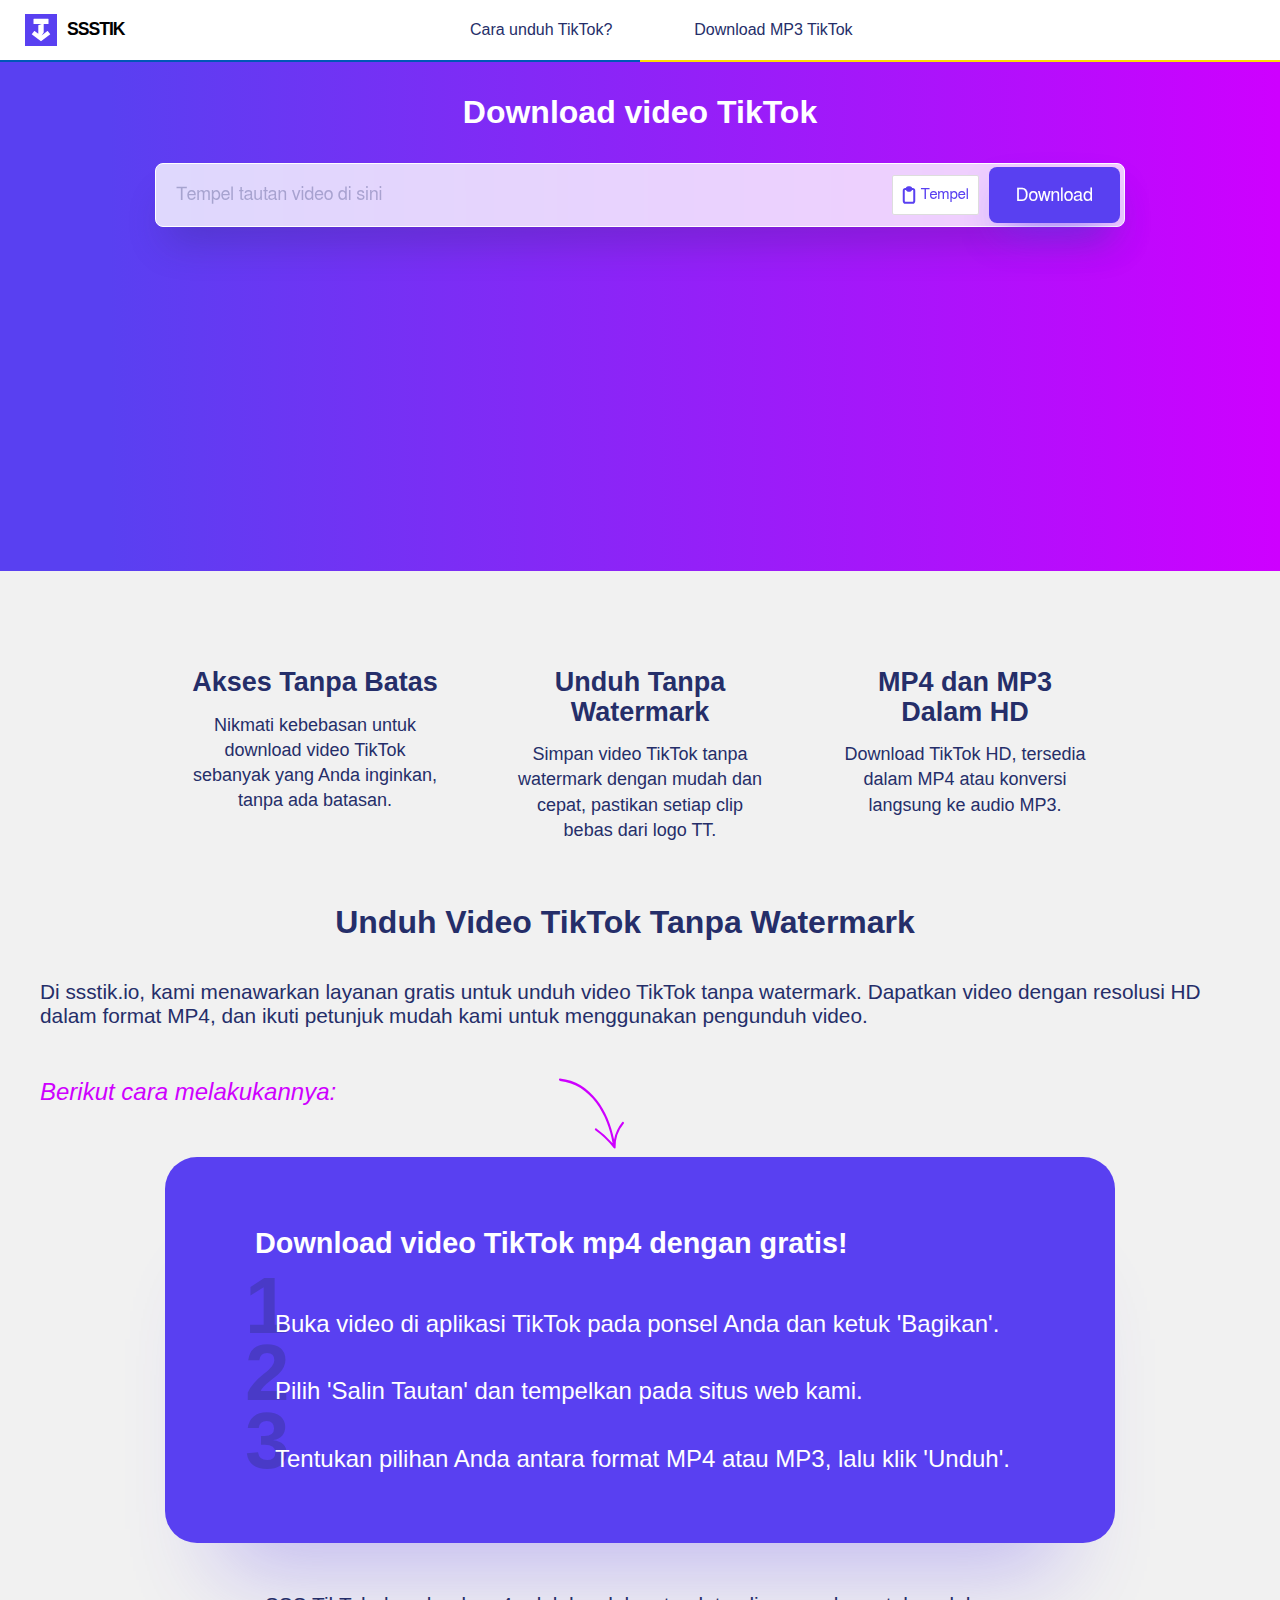
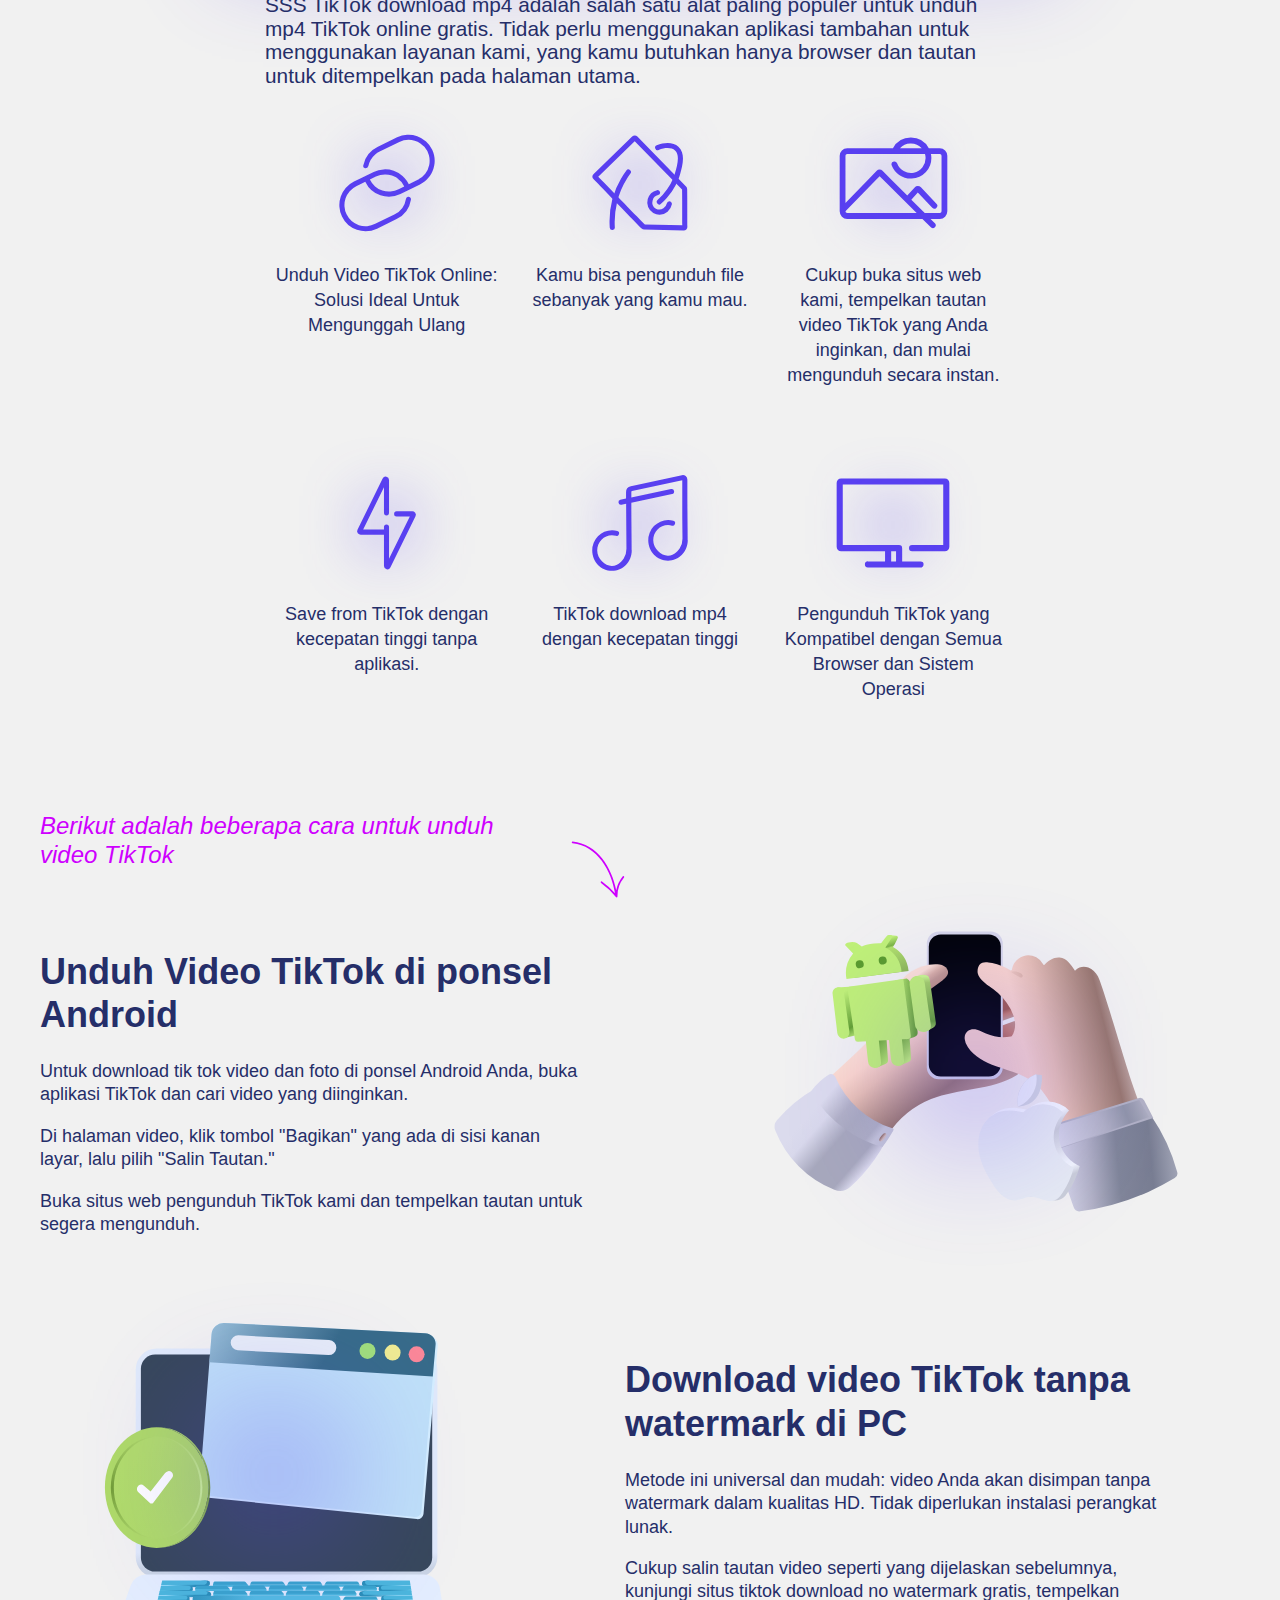
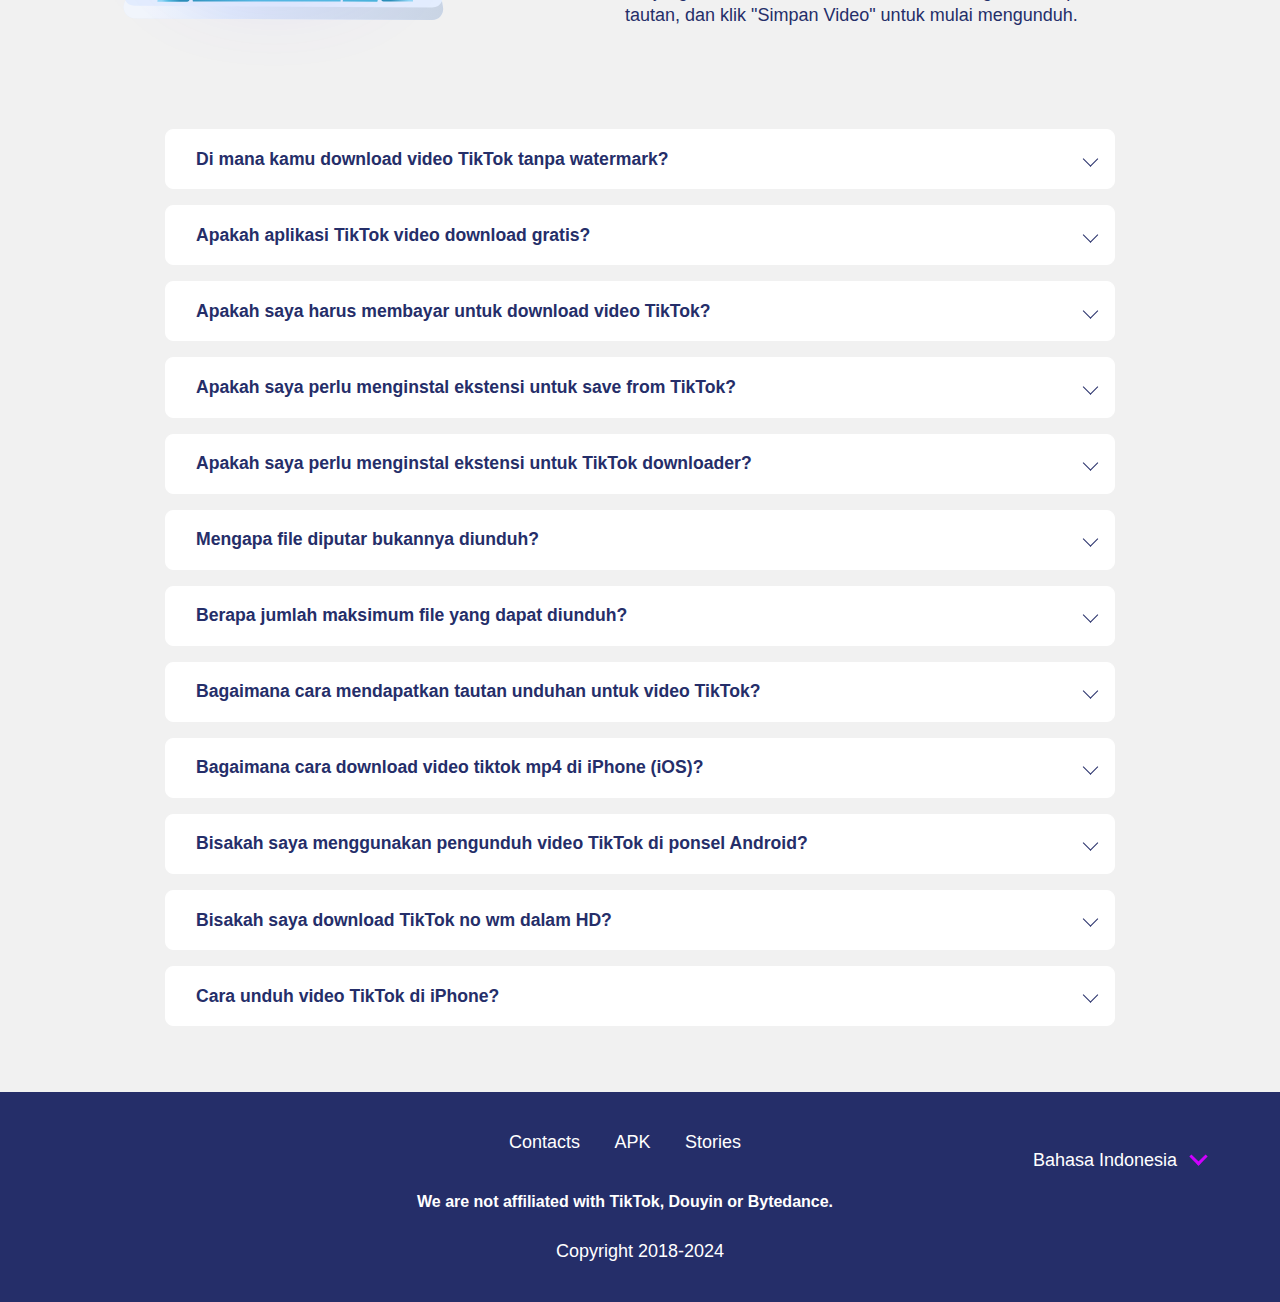
<file: id.html>
<!DOCTYPE html>
<html lang="id">

<head>
    <title>Download Video TikTok Tanpa Watermark HD - TikTok Downloader</title>
<meta charset="utf-8">
<meta name="description" content="TikTok downloader membantu Anda download video TikTok tanpa watermark gratis dalam mp4 atau mp3 online. Cukup masukkan tautan - Coba sekarang secara gratis!">
<meta name="author" content="SSSTik.io">
<meta content="width=device-width, initial-scale=1.0, maximum-scale=5.0, shrink-to-fit=no" name="viewport">
<meta property="og:title" content="Download Video TikTok Tanpa Watermark HD - TikTok Downloader">
<meta property="og:description" content="TikTok downloader membantu Anda download video TikTok tanpa watermark gratis dalam mp4 atau mp3 online. Cukup masukkan tautan - Coba sekarang secara gratis!">
<meta property="og:type" content="article">
<meta property="og:url" content="https://ssstik.io/id">
<meta property="og:image" content="https://ssstik.io/images/og.png">
<meta property="og:site_name" content="SSSTik.io">
<meta name="google" content="notranslate">
<link rel="stylesheet" href="css/ssstik-style.min.css">
<link rel="preconnect" href="//www.google-analytics.com">
<link rel="dns-prefetch" href="//www.google-analytics.com">
<link rel="preconnect" href="//pagead2.googlesyndication.com" crossorigin>
<link rel="shortcut icon" href="favicons/3542--favicon.ico" type="image/x-icon">
<link rel="icon" href="favicons/9238--favicon.ico" type="image/x-icon">
<link rel="apple-touch-icon" sizes="180x180" href="favicons/5802--apple-touch-icon.png" alt="">
<link rel="icon" type="image/png" sizes="32x32" href="favicons/2564--favicon-32x32.png" alt="">
<link rel="icon" type="image/png" sizes="16x16" href="favicons/3307--favicon-16x16.png" alt="">
<link rel="manifest" href="/site.webmanifest">
<meta name="msapplication-TileColor" content="#472d4e">
<meta name="theme-color" content="#472d4e">
<link rel="apple-touch-icon-precomposed" href="favicons/7936--apple-touch-icon-precomposed.png">
<link rel="apple-touch-icon-precomposed" sizes="72x72" href="favicons/2500--apple-touch-icon-72x72-precomposed.png">
<link rel="apple-touch-icon-precomposed" sizes="76x76" href="favicons/3445--apple-touch-icon-76x76-precomposed.png">
<link rel="apple-touch-icon-precomposed" sizes="114x114" href="favicons/4396--apple-touch-icon-114x114-precomposed.png">
<link rel="apple-touch-icon-precomposed" sizes="120x120" href="favicons/4639--apple-touch-icon-120x120-precomposed.png">
<link rel="apple-touch-icon-precomposed" sizes="144x144" href="favicons/5323--apple-touch-icon-144x144-precomposed.png">
<link rel="apple-touch-icon-precomposed" sizes="152x152" href="favicons/128--apple-touch-icon-152x152-precomposed.png">
<link rel="apple-touch-icon-precomposed" sizes="180x180" href="favicons/645--apple-touch-icon-180x180-precomposed.png">
<link rel="icon" sizes="192x192" href="favicons/8372--android-chrome-192x192.png">
<link rel="icon" sizes="512x512" href="favicons/2156--android-chrome-512x512.png">

<link rel="canonical" href="https://ssstik.io/id">
<link rel="alternate" href="https://ssstik.io/" hreflang="en">
<link rel="alternate" href="https://ssstik.io/" hreflang="en-US">
<link rel="alternate" href="https://ssstik.io/ru" hreflang="ru">
<link rel="alternate" href="https://ssstik.io/tr" hreflang="tr">
<link rel="alternate" href="https://ssstik.io/es" hreflang="es">
<link rel="alternate" href="https://ssstik.io/pt" hreflang="pt">
<link rel="alternate" href="https://ssstik.io/fr" hreflang="fr">
<link rel="alternate" href="https://ssstik.io/de" hreflang="de">
<link rel="alternate" href="https://ssstik.io/vi" hreflang="vi">
<link rel="alternate" href="https://ssstik.io/id" hreflang="id">
<link rel="alternate" href="https://ssstik.io/ja" hreflang="ja">
<link rel="alternate" href="https://ssstik.io/ko" hreflang="ko">
<link rel="alternate" href="https://ssstik.io/ar" hreflang="ar">
<link rel="alternate" href="https://ssstik.io/th" hreflang="th">
<link rel="alternate" href="https://ssstik.io/it" hreflang="it">
<link rel="alternate" href="https://ssstik.io/pl" hreflang="pl">
<link rel="alternate" href="https://ssstik.io/ms" hreflang="ms">
<link rel="alternate" href="https://ssstik.io/uk" hreflang="uk">
<link rel="alternate" href="https://ssstik.io/nl" hreflang="nl">
<link rel="alternate" href="https://ssstik.io/ro" hreflang="ro">
<link rel="alternate" href="https://ssstik.io/in" hreflang="en-in">
<link rel="alternate" href="https://ssstik.io/" hreflang="x-default">
    <meta name="lb-version" content="lb3">
    <meta name="apple-itunes-app" content="app-id=1618823987, affiliate-data=ct=smartssstik">
    </head>

<body class="id bg-grey" id="sss_body">
    <!-- Google Tag Manager (noscript) -->
    <noscript><iframe src="https://www.googletagmanager.com/ns.html?id=GTM-K3K8RD9" height="0" width="0" style="display:none;visibility:hidden"></iframe></noscript>
    <!-- End Google Tag Manager (noscript) -->
    <header>
        <div class="home-menu pure-menu pure-menu-horizontal pure-menu-fixed">
            <div class="menu-wrapper">
                <a class="pure-menu-heading" href="id.html">
                    <div class="sss">
                        <img src="images/images-logosmall.svg" width="32" height="32" alt="tiktok downloader">
                        <div>
                            sssTik                        </div>
                    </div>
                </a>
                <div id="menu" class="pure-menu pure-menu-horizontal">
    <ul class="pure-menu-list u-oh">
                <li class="pure-menu-item">
            <a href="how-to-download-tiktok-video.html" class="pure-menu-link">Cara unduh TikTok?</a>
        </li>
        <li class="pure-menu-item">
            <a href="download-tiktok-mp3.html" class="pure-menu-link">Download MP3 TikTok</a>
        </li>
            </ul>
</div>                <div class="flex-1">
                    <div id="twt_promo">
    <a href="https://play.google.com/store/apps/details?id=com.video.videodownloader_appdl" rel="nofollow noopener" target="_blank" class="download_with_app" id="dwapp">
        <span>
            Download TikTok dengan Aplikasi        </span>
        <span>
            Instal aplikasi        </span>
    </a>
</div>
                </div>

                <nav id="menu__toggle__wrapper">
                    <div id="menuToggle">
                        <input type="checkbox" id="menu_toggler">
                        <label for="menu_toggler"></label>
                        <span class="bar"></span>
                        <span class="bar"></span>
                        <span class="bar"></span>
                    </div>
                </nav>
            </div>
            <span class="standforukraine">
                <i></i>
                <i></i>
            </span>
        </div>

    </header>
    <main>
        <section><div class="splash-container" id="splash" hx-ext="include-vals">
    <div id="splash_wrapper" class="splash" style="max-width: 1680px;">

        <h1 class="splash-head hide-after-request" id="bigmessage">
            Download video TikTok        </h1>
        <div class="error-container-wrapper">
            <div id="errorContainer"></div>
        </div>
                <form class="pure-form pure-g hide-after-request" id="_gcaptcha_pt" rel="nofollow" hx-post="/abc?url=dl">
            <div class="loader loader--style8 htmx-indicator pure-u-1" id="main_loader">
            </div>
            <div class="relative u-fw">
                <input id="main_page_text" title="https://m.tiktok.com/v/6606727368545406213.html" name="id" type="text" class="form-control input-lg" placeholder="Tempel tautan video di sini" autofocus disabled required>
                <input id="locale" name="locale" type="hidden" value="id">
                <button id="paste" type="button" style="display: none">
                    <svg data-v-611f7da7="" width="14" height="18" viewbox="0 0 14 18" fill="none" xmlns="http://www.w3.org/2000/svg">
                        <path data-v-611f7da7="" d="M4.75 2.9625C4.75 2.505 4.90804 2.06624 5.18934 1.74274C5.47064 1.41924 5.85218 1.2375 6.25 1.2375H7.75C8.14782 1.2375 8.52936 1.41924 8.81066 1.74274C9.09196 2.06624 9.25 2.505 9.25 2.9625M4.75 2.9625H3.25C2.85218 2.9625 2.47064 3.14424 2.18934 3.46774C1.90804 3.79124 1.75 4.23 1.75 4.6875V15.0375C1.75 15.495 1.90804 15.9338 2.18934 16.2573C2.47064 16.5808 2.85218 16.7625 3.25 16.7625H10.75C11.1478 16.7625 11.5294 16.5808 11.8107 16.2573C12.092 15.9338 12.25 15.495 12.25 15.0375V4.6875C12.25 4.23 12.092 3.79124 11.8107 3.46774C11.5294 3.14424 11.1478 2.9625 10.75 2.9625H9.25H4.75ZM4.75 2.9625C4.75 3.41999 4.90804 3.85875 5.18934 4.18225C5.47064 4.50576 5.85218 4.6875 6.25 4.6875H7.75C8.14782 4.6875 8.52936 4.50576 8.81066 4.18225C9.09196 3.85875 9.25 3.41999 9.25 2.9625H4.75Z" stroke="#383838" stroke-width="2" stroke-linecap="round" stroke-linejoin="round"></path>
                    </svg>
                    <span>
                        Tempel                    </span>
                </button>

                <button id="clear" type="button" style="display: none">
                    <svg data-v-611f7da7="" width="14px" height="14px" viewbox="0 0 320 512" xmlns="http://www.w3.org/2000/svg">
                        <path data-v-611f7da7="" d="M207.6 256l107.72-107.72c6.23-6.23 6.23-16.34 0-22.58l-25.03-25.03c-6.23-6.23-16.34-6.23-22.58 0L160 208.4 52.28 100.68c-6.23-6.23-16.34-6.23-22.58 0L4.68 125.7c-6.23 6.23-6.23 16.34 0 22.58L112.4 256 4.68 363.72c-6.23 6.23-6.23 16.34 0 22.58l25.03 25.03c6.23 6.23 16.34 6.23 22.58 0L160 303.6l107.72 107.72c6.23 6.23 16.34 6.23 22.58 0l25.03-25.03c6.23-6.23 6.23-16.34 0-22.58L207.6 256z" fill="#4a4a4a"></path>
                    </svg>
                    <span>
                        Hapus                    </span>
                </button>
                                <button type="submit" id="submit" class="vignette_active pure-button-primary" disabled>
                    <span>Download</span>
                    <span>Harap tunggu</span>
                </button>
            </div>
        </form>
                <div class="adcontainer_big" id="ad_main">
            <!-- AD:START -->
<ins class="adsbygoogle" id="googlead_main" data-ad-format="auto" data-full-width-responsive="true"></ins>
<!-- AD:END -->        </div>
        <div id="target"></div>
    </div>
</div></section>        <div id="main_body_hide" class="hide-after-request">
            <section><div class="content">        <div class="main-highlights" style="max-width: 900px; margin: 0 auto; ">
        <div class="responsive">
            
            <div class="content is-center">
                <p class="text-color--main u-bigger-text">
                    Akses Tanpa Batas                </p>
                <div>
                    Nikmati kebebasan untuk download video TikTok sebanyak yang Anda inginkan, tanpa ada batasan.                </div>
            </div>
        </div>

        <div class="responsive">
                        <div class="content is-center">
                <p class="text-color--main u-bigger-text">
                    Unduh Tanpa Watermark                </p>
                <div>
                    Simpan video TikTok tanpa watermark dengan mudah dan cepat, pastikan setiap clip bebas dari logo TT.                </div>
            </div>
        </div>

        <div class="responsive">
                        <div class="content is-center">
                <p class="text-color--main u-bigger-text">
                    MP4 dan MP3 Dalam HD                </p>
                <div>
                    Download TikTok HD, tersedia dalam MP4 atau konversi langsung ke audio MP3.                </div>
            </div>
        </div>
    </div>
</div></section><div class="content-visibility">    <section class="text">
        <div class="text__container">
            <h2>Unduh Video TikTok Tanpa Watermark</h2>
            <div class="text__desc">
                Di ssstik.io, kami menawarkan layanan gratis untuk unduh video TikTok tanpa watermark. Dapatkan video dengan resolusi HD dalam format MP4, dan ikuti petunjuk mudah kami untuk menggunakan pengunduh video.            </div>
            <div class="info-arrow">
                Berikut cara melakukannya:                                    <img src="images/images-infoarrow.svg" alt="" width="67">
                            </div>
        </div>

        <div class="blue__block">
            <h3>Download video TikTok mp4 dengan gratis!</h3>
            
<ol>
<li>Buka video di aplikasi TikTok pada ponsel Anda dan ketuk 'Bagikan'.</li>
<li>Pilih 'Salin Tautan' dan tempelkan pada situs web kami.</li>
<li>Tentukan pilihan Anda antara format MP4 atau MP3, lalu klik 'Unduh'.</li>
</ol>
        </div>
    </section>
    

<section id="six__items">
    <div class="container">
        <div class="six__items_header">
            <p>SSS TikTok download mp4 adalah salah satu alat paling populer untuk unduh mp4 TikTok online gratis. Tidak perlu menggunakan aplikasi tambahan untuk menggunakan layanan kami, yang kamu butuhkan hanya browser dan tautan untuk ditempelkan pada halaman utama.</p>
        </div>
        <div class="six__items_wrapper">
                                    <div class="six__items_item">
                <div class="six__items_image">
                    <img src="images/images-link.svg" alt="" height="110" width="110" loading="lazy">
                </div>
                <div class="six__items_text">
                    Unduh Video TikTok Online: Solusi Ideal Untuk Mengunggah Ulang                </div>
            </div>
                                    <div class="six__items_item">
                <div class="six__items_image">
                    <img src="images/images-price.svg" alt="" height="110" width="110" loading="lazy">
                </div>
                <div class="six__items_text">
                    Kamu bisa pengunduh file sebanyak yang kamu mau.                </div>
            </div>
                                    <div class="six__items_item">
                <div class="six__items_image">
                    <img src="images/images-gallery.svg" alt="" height="110" width="125" loading="lazy">
                </div>
                <div class="six__items_text">
                    Cukup buka situs web kami, tempelkan tautan video TikTok yang Anda inginkan, dan mulai mengunduh secara instan.                </div>
            </div>
                                    <div class="six__items_item">
                <div class="six__items_image">
                    <img src="images/images-power.svg" alt="" height="110" width="73" loading="lazy">
                </div>
                <div class="six__items_text">
                    Save from TikTok dengan kecepatan tinggi tanpa aplikasi.                </div>
            </div>
                                    <div class="six__items_item">
                <div class="six__items_image">
                    <img src="images/images-music.svg" alt="" height="110" width="110" loading="lazy">
                </div>
                <div class="six__items_text">
                    TikTok download mp4 dengan kecepatan tinggi                </div>
            </div>
                                    <div class="six__items_item">
                <div class="six__items_image">
                    <img src="images/images-tv.svg" alt="" height="110" width="132" loading="lazy">
                </div>
                <div class="six__items_text">
                    Pengunduh TikTok yang Kompatibel dengan Semua Browser dan Sistem Operasi                </div>
            </div>
                    </div>
    </div>
</section>
        <section>
        <div class="main__content">
            <div class="main__content__container">
                <div class="info-arrow">
                    Berikut adalah beberapa cara untuk unduh video TikTok                                                                    <img src="images/images-infoarrow.svg" alt="" width="54">
                                    </div>
            </div>

                                        <div class="main__content__container u-m-bottom d-flex">
                    <div class="u-smaller-text flex-1 align-items-center text text--text">
                        <h3>Unduh Video TikTok di ponsel Android                        </h3>
                        <p>Untuk download tik tok video dan foto di ponsel Android Anda, buka aplikasi TikTok dan cari video yang diinginkan. </p> 
<p>Di halaman video, klik tombol "Bagikan" yang ada di sisi kanan layar, lalu pilih "Salin Tautan."</p>
<p>Buka situs web pengunduh TikTok kami dan tempelkan tautan untuk segera mengunduh.</p>                    </div>
                    <div class="d-flex align-items-center text--image">
                        <div class="flex-1 image__wrapper">

                            <img src="images/images-download.svg" loading="lazy" width="416" height="289" alt="tiktok downloader android">
                        </div>
                    </div>
                </div>
                                        <div class="main__content__container u-m-bottom d-flex">
                    <div class="d-flex text-pr align-items-center text--image">
                        <div class="flex-1 image__wrapper">
                            <img src="images/images-video.svg" loading="lazy" width="368" height="321" alt="download tiktok video pc">
                        </div>
                    </div>
                    <div class="u-smaller-text flex-1 align-items-center text text--text">
                        <h3>Download video TikTok tanpa watermark di PC                        </h3>
                        <p>Metode ini universal dan mudah: video Anda akan disimpan tanpa watermark dalam kualitas HD. Tidak diperlukan instalasi perangkat lunak. </p>
<p>Cukup salin tautan video seperti yang dijelaskan sebelumnya, kunjungi situs tiktok download no watermark gratis, tempelkan tautan, dan klik "Simpan Video" untuk mulai mengunduh.</p>                    </div>
                </div>
                                </div>
    </section>
                <section id="accordion">
            <div class="accordion__container" itemprop="mainEntity" itemscope="" itemtype="https://schema.org/FAQPage">
                                    <div itemscope="" itemprop="mainEntity" itemtype="https://schema.org/Question" class="faq-drawer">
                        <input class="faq-drawer__trigger" id="faq-drawer-0" type="checkbox"><label class="faq-drawer__title accordion" for="faq-drawer-0" itemprop="name">Di mana kamu download video TikTok tanpa watermark?</label>
                        <div class="panel faq-drawer__content-wrapper" data-panel="panel-0" itemscope="" itemprop="acceptedAnswer" itemtype="https://schema.org/Answer">
                            <div itemprop="text" class="faq-drawer__content">
                                Saat kamu unduh TikTok tanpa watermark, file tersebut akan disimpan di berkas unduhan yang telah kamu tetapkan sebagai default. Browser kamu biasanya menyetel folder ini untukmu, tetapi kamu bisa mengubah setelan browser secara manual.                            </div>
                        </div>
                    </div>
                                    <div itemscope="" itemprop="mainEntity" itemtype="https://schema.org/Question" class="faq-drawer">
                        <input class="faq-drawer__trigger" id="faq-drawer-1" type="checkbox"><label class="faq-drawer__title accordion" for="faq-drawer-1" itemprop="name">Apakah aplikasi TikTok video download gratis?</label>
                        <div class="panel faq-drawer__content-wrapper" data-panel="panel-1" itemscope="" itemprop="acceptedAnswer" itemtype="https://schema.org/Answer">
                            <div itemprop="text" class="faq-drawer__content">
                                Sss TikTok video download mp4 (Musically) 100% gratis. Perhatikan bahwa Anda mungkin melihat beberapa iklan yang tidak mengganggu saat menggunakan situs. Iklan ini ditampilkan untuk memastikan bahwa sss TikTok downloader tanpa watermark terus berfungsi dengan baik. Anda juga dapat menghubungi kami kapan saja melalui "Contact".                            </div>
                        </div>
                    </div>
                                    <div itemscope="" itemprop="mainEntity" itemtype="https://schema.org/Question" class="faq-drawer">
                        <input class="faq-drawer__trigger" id="faq-drawer-2" type="checkbox"><label class="faq-drawer__title accordion" for="faq-drawer-2" itemprop="name">Apakah saya harus membayar untuk download video TikTok?</label>
                        <div class="panel faq-drawer__content-wrapper" data-panel="panel-2" itemscope="" itemprop="acceptedAnswer" itemtype="https://schema.org/Answer">
                            <div itemprop="text" class="faq-drawer__content">
                                Tidak, kamu tidak perlu membayar apapun, karena TikTok downloader tanpa tanda air gratis!                            </div>
                        </div>
                    </div>
                                    <div itemscope="" itemprop="mainEntity" itemtype="https://schema.org/Question" class="faq-drawer">
                        <input class="faq-drawer__trigger" id="faq-drawer-3" type="checkbox"><label class="faq-drawer__title accordion" for="faq-drawer-3" itemprop="name">Apakah saya perlu menginstal ekstensi untuk save from TikTok?</label>
                        <div class="panel faq-drawer__content-wrapper" data-panel="panel-3" itemscope="" itemprop="acceptedAnswer" itemtype="https://schema.org/Answer">
                            <div itemprop="text" class="faq-drawer__content">
                                Tidak. Untuk download video tiktok tanpa watermark mp4 dan menghapus watermark tanpa aplikasi, kamu hanya perlu tautan. Tempelkan ke kolom input dan pilih format yang sesuai untuk konversi.                            </div>
                        </div>
                    </div>
                                    <div itemscope="" itemprop="mainEntity" itemtype="https://schema.org/Question" class="faq-drawer">
                        <input class="faq-drawer__trigger" id="faq-drawer-4" type="checkbox"><label class="faq-drawer__title accordion" for="faq-drawer-4" itemprop="name">Apakah saya perlu menginstal ekstensi untuk TikTok downloader?</label>
                        <div class="panel faq-drawer__content-wrapper" data-panel="panel-4" itemscope="" itemprop="acceptedAnswer" itemtype="https://schema.org/Answer">
                            <div itemprop="text" class="faq-drawer__content">
                                Tidak. Untuk TikTok download secara online, kamu hanya perlu tautan. Tempelkan ke kolom input dan pilih format yang sesuai untuk konversi.                            </div>
                        </div>
                    </div>
                                    <div itemscope="" itemprop="mainEntity" itemtype="https://schema.org/Question" class="faq-drawer">
                        <input class="faq-drawer__trigger" id="faq-drawer-5" type="checkbox"><label class="faq-drawer__title accordion" for="faq-drawer-5" itemprop="name">Mengapa file diputar bukannya diunduh?</label>
                        <div class="panel faq-drawer__content-wrapper" data-panel="panel-5" itemscope="" itemprop="acceptedAnswer" itemtype="https://schema.org/Answer">
                            <div itemprop="text" class="faq-drawer__content">
                                Banyak browser tidak mendukung download video tik tok seperti yang diperlukan, dan terkadang mereka memutar alih-alih mengunduh, jadi pastikan Anda menggunakan peramban yang mendukung pengunduhan video. Jika Anda menggunakan perangkat Apple, Anda harus menggunakan Safari agar berhasil Download Video TikTok. Jika Anda menggunakan ponsel Android, kami merekomendasikan Chrome karena berfungsi sangat baik dengan layanan kami.                            </div>
                        </div>
                    </div>
                                    <div itemscope="" itemprop="mainEntity" itemtype="https://schema.org/Question" class="faq-drawer">
                        <input class="faq-drawer__trigger" id="faq-drawer-6" type="checkbox"><label class="faq-drawer__title accordion" for="faq-drawer-6" itemprop="name">Berapa jumlah maksimum file yang dapat diunduh?</label>
                        <div class="panel faq-drawer__content-wrapper" data-panel="panel-6" itemscope="" itemprop="acceptedAnswer" itemtype="https://schema.org/Answer">
                            <div itemprop="text" class="faq-drawer__content">
                                Dengan downloader TikTok kami, Anda dapat menikmati download TikTok. Kami tidak pernah membatasi jumlah unduh video Tik Tok online yang bisa Anda dapatkan setiap hari.                            </div>
                        </div>
                    </div>
                                    <div itemscope="" itemprop="mainEntity" itemtype="https://schema.org/Question" class="faq-drawer">
                        <input class="faq-drawer__trigger" id="faq-drawer-7" type="checkbox"><label class="faq-drawer__title accordion" for="faq-drawer-7" itemprop="name">Bagaimana cara mendapatkan tautan unduhan untuk video TikTok?</label>
                        <div class="panel faq-drawer__content-wrapper" data-panel="panel-7" itemscope="" itemprop="acceptedAnswer" itemtype="https://schema.org/Answer">
                            <div itemprop="text" class="faq-drawer__content">
                                Buka aplikasi TT dan pilih file yang ingin Anda download foto dan video TikTok. Klik "Bagikan" dan temukan tombol di sana "Salin Tautan". Unduhan Anda tanpa URL tanda air sudah siap di papan klip Anda.                            </div>
                        </div>
                    </div>
                                    <div itemscope="" itemprop="mainEntity" itemtype="https://schema.org/Question" class="faq-drawer">
                        <input class="faq-drawer__trigger" id="faq-drawer-8" type="checkbox"><label class="faq-drawer__title accordion" for="faq-drawer-8" itemprop="name">Bagaimana cara download video tiktok mp4 di iPhone (iOS)?</label>
                        <div class="panel faq-drawer__content-wrapper" data-panel="panel-8" itemscope="" itemprop="acceptedAnswer" itemtype="https://schema.org/Answer">
                            <div itemprop="text" class="faq-drawer__content">
                                Karena kebijakan privasi Apple, mulai dari iOS 12 ke bawah, Anda tidak dapat save from TikTok ke iPhone Anda. Anda harus memperbarui iOS ke versi terbaru untuk dapat menggunakan Safari dan meluncurkan proses pengunduhan video. Jika Anda masih tidak dapat menyimpannya, ikuti petunjuk di atas.                            </div>
                        </div>
                    </div>
                                    <div itemscope="" itemprop="mainEntity" itemtype="https://schema.org/Question" class="faq-drawer">
                        <input class="faq-drawer__trigger" id="faq-drawer-9" type="checkbox"><label class="faq-drawer__title accordion" for="faq-drawer-9" itemprop="name">Bisakah saya menggunakan pengunduh video TikTok di ponsel Android?</label>
                        <div class="panel faq-drawer__content-wrapper" data-panel="panel-9" itemscope="" itemprop="acceptedAnswer" itemtype="https://schema.org/Answer">
                            <div itemprop="text" class="faq-drawer__content">
                                Ya, Anda dapat menggunakan aplikasi download video tik tok di ponsel Android. Layanan kami 100 persen gratis, sangat cepat dan terus diperbarui.                            </div>
                        </div>
                    </div>
                                    <div itemscope="" itemprop="mainEntity" itemtype="https://schema.org/Question" class="faq-drawer">
                        <input class="faq-drawer__trigger" id="faq-drawer-10" type="checkbox"><label class="faq-drawer__title accordion" for="faq-drawer-10" itemprop="name">Bisakah saya download TikTok no wm dalam HD?</label>
                        <div class="panel faq-drawer__content-wrapper" data-panel="panel-10" itemscope="" itemprop="acceptedAnswer" itemtype="https://schema.org/Answer">
                            <div itemprop="text" class="faq-drawer__content">
                                Tentu saja! sssTik adalah TikTok video downloader dengan resolusi tertinggi. Jika kami menemukan video di TT dengan resolusi Full HD atau lebih tinggi, kami akan segera menunjukkan tautan untuk Tik Tok download dengan kualitas tinggi.                            </div>
                        </div>
                    </div>
                                    <div itemscope="" itemprop="mainEntity" itemtype="https://schema.org/Question" class="faq-drawer">
                        <input class="faq-drawer__trigger" id="faq-drawer-11" type="checkbox"><label class="faq-drawer__title accordion" for="faq-drawer-11" itemprop="name">Cara unduh video TikTok di iPhone?</label>
                        <div class="panel faq-drawer__content-wrapper" data-panel="panel-11" itemscope="" itemprop="acceptedAnswer" itemtype="https://schema.org/Answer">
                            <div itemprop="text" class="faq-drawer__content">
                                <p>Untuk pengguna iPhone atau iPad dengan iOS 12 atau lebih lama, Anda dapat unduh tiktok dengan mudah. Instal aplikasi "Documents by Readdle" dari AppStore. </p>
<p>Buka aplikasi, gunakan browser web yang terintegrasi untuk mengunjungi situs tiktok download kami di ssstik.io, tempelkan tautan video, dan unduh secara langsung ke perangkat Anda.</p>                            </div>
                        </div>
                    </div>
                            </div>
        </section>
</div>        </div>
            </main>

    <div class="modal micromodal-slide" id="ad-vignette" aria-hidden="true">
    <div class="modal__overlay" id="ovr" tabindex="-1" data-micromodal-close>
        <div class="modal__container" role="dialog" aria-modal="true" aria-labelledby="ad-vignette-title">
            <header class="modal__header" id="ad-vignette-header">
            </header>
            <main class="modal__content" id="ad-vignette-content">
            </main>
            <footer class="modal__footer" id="ad-vignette-footer">
                <button class="modal__btn" data-micromodal-close aria-label="Close this dialog window">Close</button>
            </footer>
        </div>
    </div>
</div>
<div id="overlayimage">
</div>
    <footer id="footer">
    <div class="footer__container d-flex justify-content-between">
        <div class="flex-1">
        </div>
        <div class="flex-2">
            <nav class="footer__navigation flex-column">
                <div class="footer-row row-1">
                    <a href="contacts.html" target="_self">Contacts</a>

                                        <a href="apk.html" target="_self">APK</a>
                    <a href="download-tiktok-stories.html" target="_self">Stories</a>
                                    </div>
                <div class="footer-row row-2">
                    <b>We are not affiliated with TikTok, Douyin or Bytedance.</b>
                </div>
                <script type="application/ld+json">
                    {
                        "@context": "http://schema.org",
                        "@type": "Organization",
                        "name": "SSSTik",
                        "url": "https://ssstik.io",
                        "logo": "https://ssstik.io/apple-touch-icon-180x180-precomposed.png",
                        "image": "https://ssstik.io/images/og.png",
                        "description": "Fastest TikTok video downloader! Save your TikTok videos in two taps, fast and free. With or without a watermark with sss TikTok mp4 video downloader online",
                        "email": "contact@ssstik.io"
                    }
                </script>
                                <script type="application/ld+json">
                    {
                        "@context": "http://schema.org",
                        "@type": "WebApplication",
                        "name": "TikTok downloader",
                        "applicationCategory": "EntertainmentApplication",
                        "aggregateRating": {
                            "@type": "AggregateRating",
                            "ratingValue": "4.9",
                            "reviewCount": "297145"
                        }
                    }
                </script>
                            </nav>
        </div>
                <div class="flex-1 lang-wrapper">
            <ul id="language-switcher">
                <li class="">
                    <div id="menuLink1">
                        Bahasa&nbsp;Indonesia&#8236;&nbsp;&nbsp;&nbsp;
                    </div>
                    <ul class="pure-menu-children u-smaller-text u-shadow--black">
                        <li class="pure-menu-item"><a href="ssstik.html" lang="en" class="pure-menu-link">&nbsp;English</a></li><li class="pure-menu-item"><a href="de.html" lang="de" class="pure-menu-link">&nbsp;Deutsh</a></li><li class="pure-menu-item"><a href="es.html" lang="es" class="pure-menu-link">&nbsp;Espa&ntilde;ol</a></li><li class="pure-menu-item"><a href="fr.html" lang="fr" class="pure-menu-link">&nbsp;Fran&ccedil;ais</a></li><li class="pure-menu-item"><a href="ja.html" lang="ja" class="pure-menu-link">&nbsp;&#26085;&#26412;&#35486;</a></li><li class="pure-menu-item"><a href="ko.html" lang="ko" class="pure-menu-link">&nbsp;&#54620;&#44397;&#50612;</a></li><li class="pure-menu-item"><a href="pt.html" lang="pt" class="pure-menu-link">&nbsp;Portugu&ecirc;s&nbsp;(Brasil)</a></li><li class="pure-menu-item"><a href="ru.html" lang="ru" class="pure-menu-link">&nbsp;&#1056;&#1091;&#1089;&#1089;&#1082;&#1080;&#1081;</a></li><li class="pure-menu-item"><a href="tr.html" lang="tr" class="pure-menu-link">&nbsp;T&uuml;rk&ccedil;e&#8236;&#8236;</a></li><li class="pure-menu-item"><a href="vi.html" lang="vi" class="pure-menu-link">&nbsp;Ti&#7871;ng&nbsp;Vi&#7879;t</a></li><li class="pure-menu-item"><a href="ar.html" lang="ar" class="pure-menu-link">&nbsp;&#1575;&#1604;&#1593;&#1585;&#1576;&#1610;&#1577;</a></li><li class="pure-menu-item"><a href="th.html" lang="th" class="pure-menu-link">&nbsp;&#3652;&#3607;&#3618;</a></li><li class="pure-menu-item"><a href="it.html" lang="it" class="pure-menu-link">&nbsp;Italiano</a></li><li class="pure-menu-item"><a href="pl.html" lang="pl" class="pure-menu-link">&nbsp;Polskie</a></li><li class="pure-menu-item"><a href="ms.html" lang="ms" class="pure-menu-link">&nbsp;Malaysian</a></li><li class="pure-menu-item"><a href="uk.html" lang="uk" class="pure-menu-link">&nbsp;Ukrainian</a></li><li class="pure-menu-item"><a href="nl.html" lang="nl" class="pure-menu-link">&nbsp;Nederlands</a></li><li class="pure-menu-item"><a href="ro.html" lang="ro" class="pure-menu-link">&nbsp;Romanian</a></li>                    </ul>
                </li>
            </ul>
        </div>
        
    </div>
    <div class="text-center">
        <div class="copyright">
            Copyright 2018-2024        </div>
    </div>
    </footer>    <!-- GOOGLEAD_MINI:START Shows only on @media only screen and (min-width: 310px) and (max-width:500px) -->
<div id="adBottom">
    <div class="ad_sticky">
        <ins class="adsbygoogle" id="ad_bottom" data-full-width-responsive="true"></ins>
        <div class="ad-close" onclick="document.getElementById('adBottom').style.display = 'none';document.getElementById('footer').style.marginBottom='0'">
            <svg width="22px" height="22px" viewbox="0 0 16 16" class="bi bi-x" fill="#000" xmlns="http://www.w3.org/2000/svg">
                <path fill-rule="evenodd" d="M4.646 4.646a.5.5 0 0 1 .708 0L8 7.293l2.646-2.647a.5.5 0 0 1 .708.708L8.707 8l2.647 2.646a.5.5 0 0 1-.708.708L8 8.707l-2.646 2.647a.5.5 0 0 1-.708-.708L7.293 8 4.646 5.354a.5.5 0 0 1 0-.708z"></path>
            </svg>
        </div>
    </div>
</div>
<!-- GOOGLEAD_MINI:END -->
    <script>
        var s_n = 'ssstik.io',
            s_idgg =
            'GTM-K3K8RD9',
            s_locale = 'id',
            s_blcklst = ['BY', 'RU'],
            s_altvign = ['XXX'],
            s_furl = 'abc',
            s_tt = 'a21RSmY1',
            s_prov =
            'google',
            s_ven = 1 ,
            s_mbe = 0 ,
            s_tbe = 1 ,
            s_gae = 1 ;
        var partnerAlerts = {
            unknown: 'VGVtcGVsK3RhdXRhbit5YW5nK2JlbmFyK2Rhbitjb2JhK2xhZ2k=',
            likee: '[base64]',
            snack: '',
            twitter: '[base64]',
            facebook: '[base64]',
            youtube: 'U29ycnklMkMrd2UrZG8rbm90K3N1cHBvcnQrWW91dHViZStsaW5rcyUyMQ==',
        };
        var powerTag = powerTag || {};
        powerTag.gdprShowConsentToolButton = false;
    </script>
    <script src="js/js-script_ssstik.min.js" defer></script>
</body>

</html>
</file>
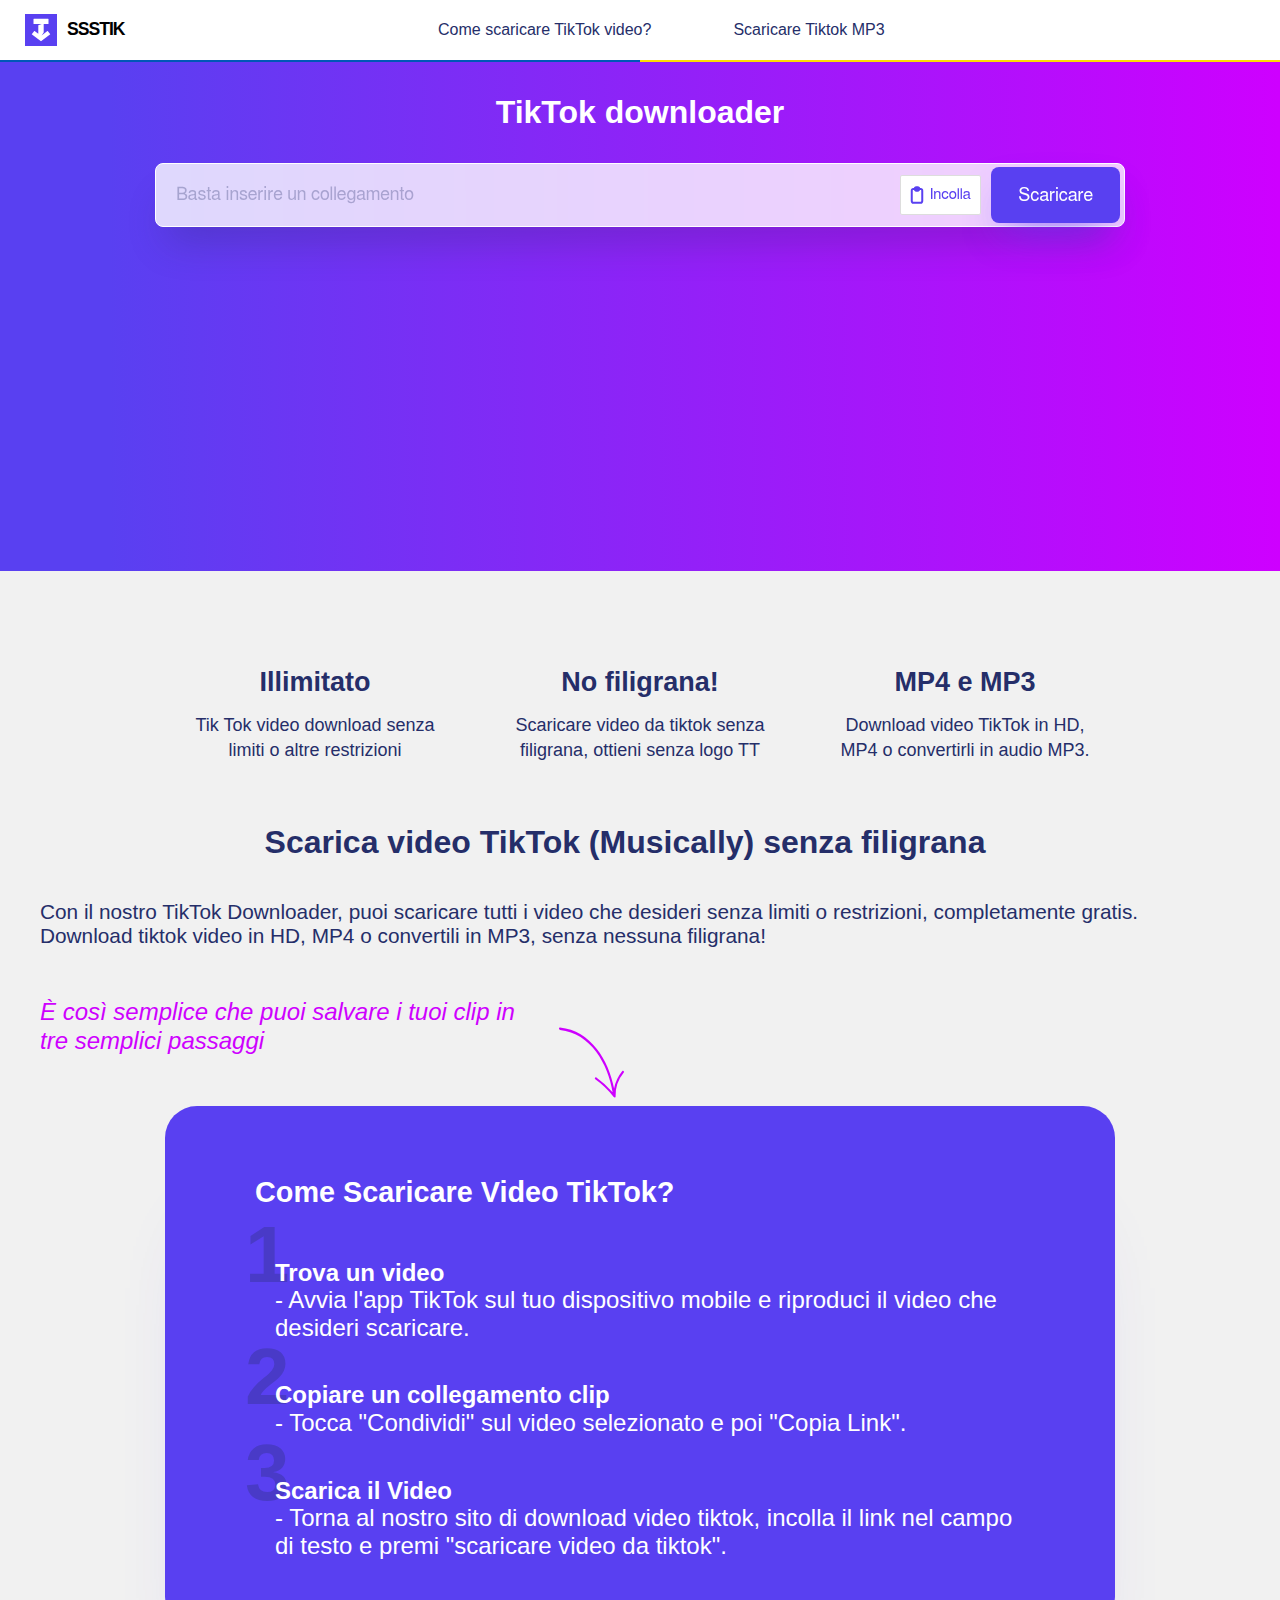
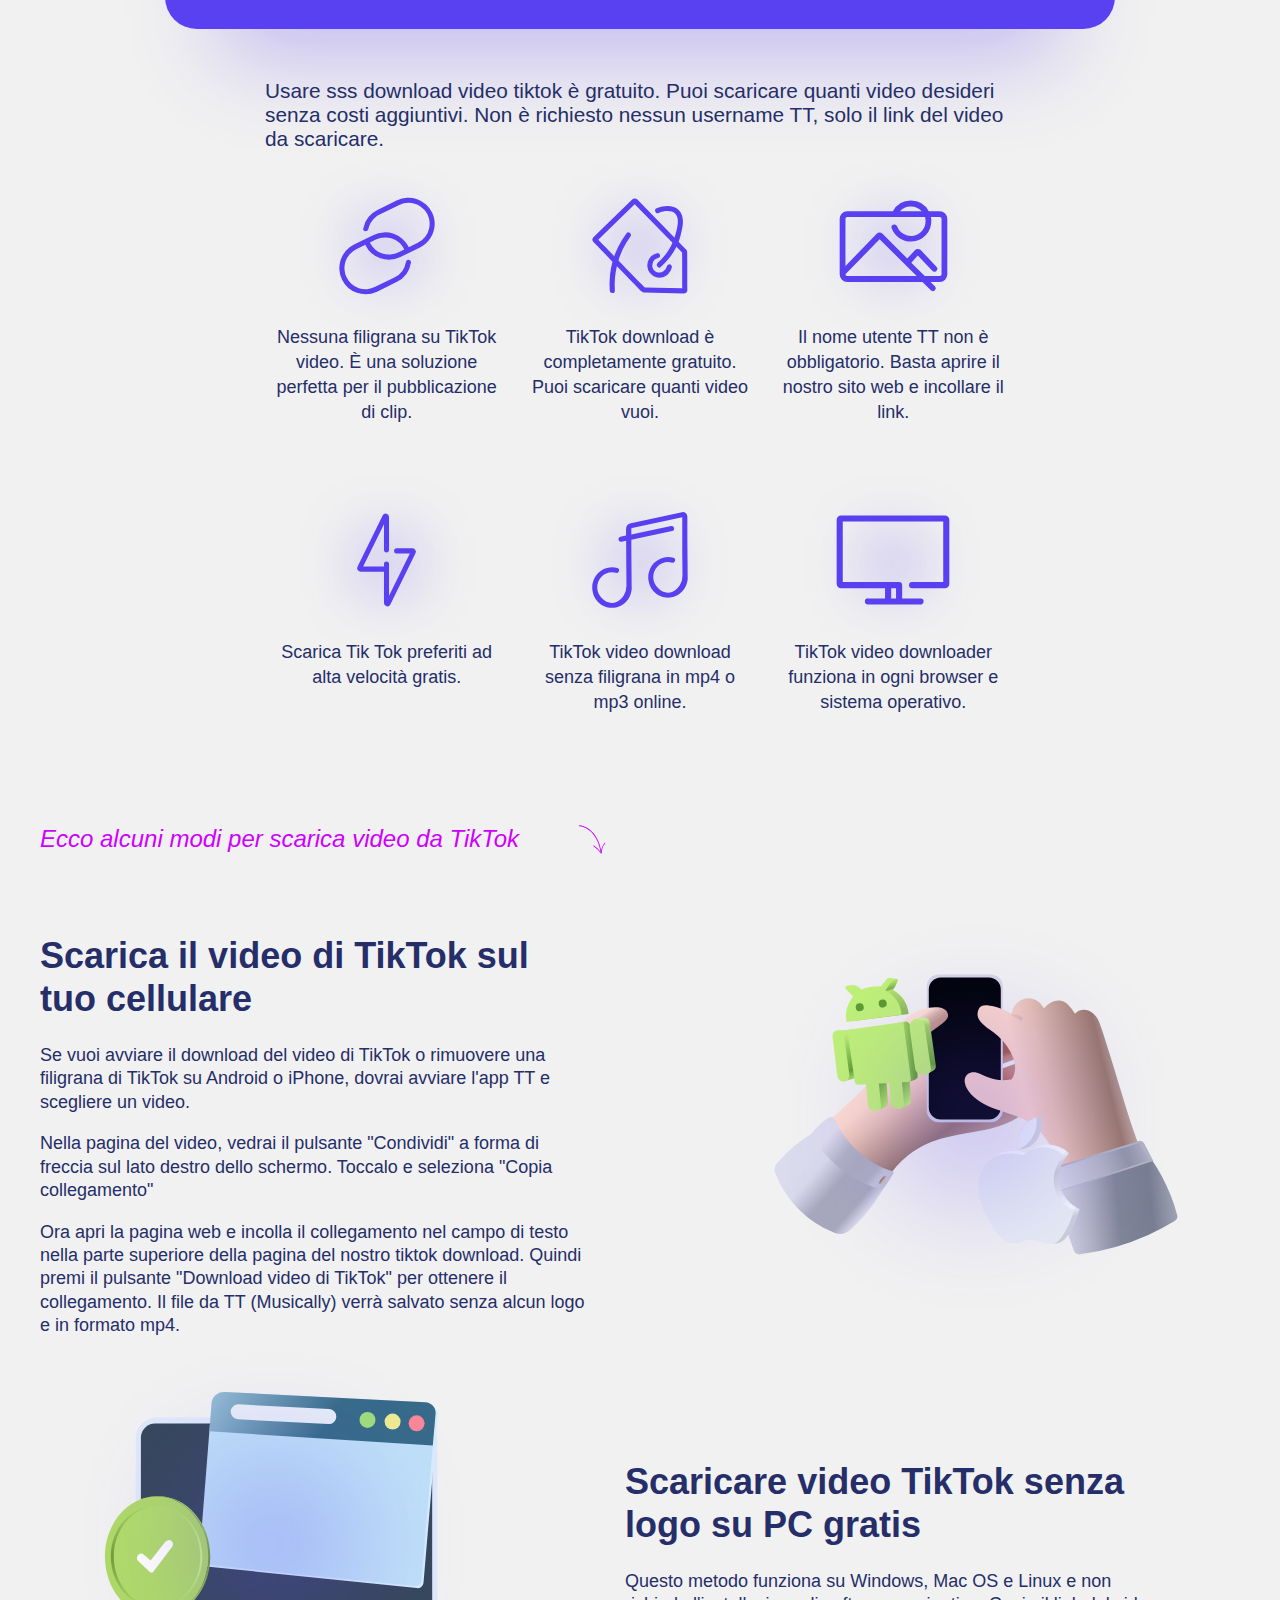
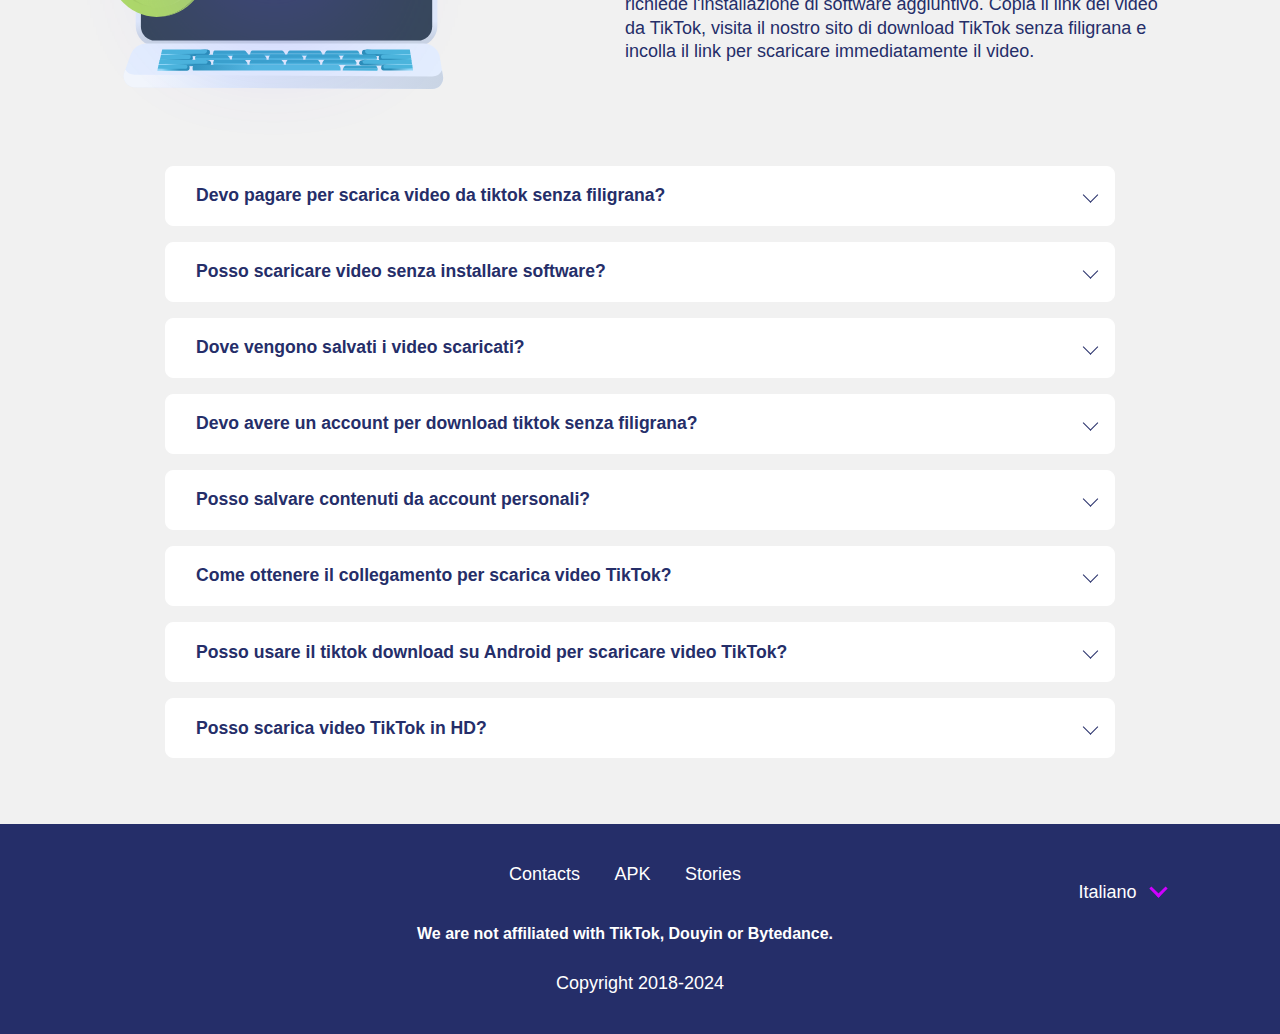
<file: it.html>
<!DOCTYPE html>
<html lang="it">

<head>
    <title>TikTok downloader - Scaricare Video TikTok MP4 Senza Filigrana Gratis</title>
<meta charset="utf-8">
<meta name="description" content="Con il nostro TikTok Downloader, puoi scaricare tutti i video che desideri senza limiti o restrizioni, completamente gratis. Download tiktok video in HD, MP4 o convertili in MP3, senza nessuna filigrana!">
<meta name="author" content="SSSTik.io">
<meta content="width=device-width, initial-scale=1.0, maximum-scale=5.0, shrink-to-fit=no" name="viewport">
<meta property="og:title" content="TikTok downloader - Scaricare Video TikTok MP4 Senza Filigrana Gratis">
<meta property="og:description" content="Con il nostro TikTok Downloader, puoi scaricare tutti i video che desideri senza limiti o restrizioni, completamente gratis. Download tiktok video in HD, MP4 o convertili in MP3, senza nessuna filigrana!">
<meta property="og:type" content="article">
<meta property="og:url" content="https://ssstik.io/it">
<meta property="og:image" content="https://ssstik.io/images/og.png">
<meta property="og:site_name" content="SSSTik.io">
<meta name="google" content="notranslate">
<link rel="stylesheet" href="css/ssstik-style.min.css">
<link rel="preconnect" href="//www.google-analytics.com">
<link rel="dns-prefetch" href="//www.google-analytics.com">
<link rel="preconnect" href="//pagead2.googlesyndication.com" crossorigin>
<link rel="shortcut icon" href="favicons/5430--favicon.ico" type="image/x-icon">
<link rel="icon" href="favicons/3826--favicon.ico" type="image/x-icon">
<link rel="apple-touch-icon" sizes="180x180" href="favicons/1132--apple-touch-icon.png" alt="">
<link rel="icon" type="image/png" sizes="32x32" href="favicons/9241--favicon-32x32.png" alt="">
<link rel="icon" type="image/png" sizes="16x16" href="favicons/5349--favicon-16x16.png" alt="">
<link rel="manifest" href="/site.webmanifest">
<meta name="msapplication-TileColor" content="#472d4e">
<meta name="theme-color" content="#472d4e">
<link rel="apple-touch-icon-precomposed" href="favicons/4736--apple-touch-icon-precomposed.png">
<link rel="apple-touch-icon-precomposed" sizes="72x72" href="favicons/8681--apple-touch-icon-72x72-precomposed.png">
<link rel="apple-touch-icon-precomposed" sizes="76x76" href="favicons/3053--apple-touch-icon-76x76-precomposed.png">
<link rel="apple-touch-icon-precomposed" sizes="114x114" href="favicons/172--apple-touch-icon-114x114-precomposed.png">
<link rel="apple-touch-icon-precomposed" sizes="120x120" href="favicons/3023--apple-touch-icon-120x120-precomposed.png">
<link rel="apple-touch-icon-precomposed" sizes="144x144" href="favicons/2805--apple-touch-icon-144x144-precomposed.png">
<link rel="apple-touch-icon-precomposed" sizes="152x152" href="favicons/6884--apple-touch-icon-152x152-precomposed.png">
<link rel="apple-touch-icon-precomposed" sizes="180x180" href="favicons/368--apple-touch-icon-180x180-precomposed.png">
<link rel="icon" sizes="192x192" href="favicons/2371--android-chrome-192x192.png">
<link rel="icon" sizes="512x512" href="favicons/9788--android-chrome-512x512.png">

<link rel="canonical" href="https://ssstik.io/it">
<link rel="alternate" href="https://ssstik.io/" hreflang="en">
<link rel="alternate" href="https://ssstik.io/" hreflang="en-US">
<link rel="alternate" href="https://ssstik.io/ru" hreflang="ru">
<link rel="alternate" href="https://ssstik.io/tr" hreflang="tr">
<link rel="alternate" href="https://ssstik.io/es" hreflang="es">
<link rel="alternate" href="https://ssstik.io/pt" hreflang="pt">
<link rel="alternate" href="https://ssstik.io/fr" hreflang="fr">
<link rel="alternate" href="https://ssstik.io/de" hreflang="de">
<link rel="alternate" href="https://ssstik.io/vi" hreflang="vi">
<link rel="alternate" href="https://ssstik.io/id" hreflang="id">
<link rel="alternate" href="https://ssstik.io/ja" hreflang="ja">
<link rel="alternate" href="https://ssstik.io/ko" hreflang="ko">
<link rel="alternate" href="https://ssstik.io/ar" hreflang="ar">
<link rel="alternate" href="https://ssstik.io/th" hreflang="th">
<link rel="alternate" href="https://ssstik.io/it" hreflang="it">
<link rel="alternate" href="https://ssstik.io/pl" hreflang="pl">
<link rel="alternate" href="https://ssstik.io/ms" hreflang="ms">
<link rel="alternate" href="https://ssstik.io/uk" hreflang="uk">
<link rel="alternate" href="https://ssstik.io/nl" hreflang="nl">
<link rel="alternate" href="https://ssstik.io/ro" hreflang="ro">
<link rel="alternate" href="https://ssstik.io/in" hreflang="en-in">
<link rel="alternate" href="https://ssstik.io/" hreflang="x-default">
    <meta name="lb-version" content="lb3">
    <meta name="apple-itunes-app" content="app-id=1618823987, affiliate-data=ct=smartssstik">
    </head>

<body class="it bg-grey" id="sss_body">
    <!-- Google Tag Manager (noscript) -->
    <noscript><iframe src="https://www.googletagmanager.com/ns.html?id=GTM-K3K8RD9" height="0" width="0" style="display:none;visibility:hidden"></iframe></noscript>
    <!-- End Google Tag Manager (noscript) -->
    <header>
        <div class="home-menu pure-menu pure-menu-horizontal pure-menu-fixed">
            <div class="menu-wrapper">
                <a class="pure-menu-heading" href="it.html">
                    <div class="sss">
                        <img src="images/images-logosmall.svg" width="32" height="32" alt="tiktok downloader">
                        <div>
                            sssTik                        </div>
                    </div>
                </a>
                <div id="menu" class="pure-menu pure-menu-horizontal">
    <ul class="pure-menu-list u-oh">
                <li class="pure-menu-item">
            <a href="how-to-download-tiktok-video.html" class="pure-menu-link">Come scaricare TikTok video?</a>
        </li>
        <li class="pure-menu-item">
            <a href="download-tiktok-mp3.html" class="pure-menu-link">Scaricare Tiktok MP3</a>
        </li>
            </ul>
</div>                <div class="flex-1">
                    <div id="twt_promo">
    <a href="https://play.google.com/store/apps/details?id=com.video.videodownloader_appdl" rel="nofollow noopener" target="_blank" class="download_with_app" id="dwapp">
        <span>
            Download con App        </span>
        <span>
            Installa APK        </span>
    </a>
</div>
                </div>

                <nav id="menu__toggle__wrapper">
                    <div id="menuToggle">
                        <input type="checkbox" id="menu_toggler">
                        <label for="menu_toggler"></label>
                        <span class="bar"></span>
                        <span class="bar"></span>
                        <span class="bar"></span>
                    </div>
                </nav>
            </div>
            <span class="standforukraine">
                <i></i>
                <i></i>
            </span>
        </div>

    </header>
    <main>
        <section><div class="splash-container" id="splash" hx-ext="include-vals">
    <div id="splash_wrapper" class="splash" style="max-width: 1680px;">

        <h1 class="splash-head hide-after-request" id="bigmessage">
            TikTok downloader        </h1>
        <div class="error-container-wrapper">
            <div id="errorContainer"></div>
        </div>
                <form class="pure-form pure-g hide-after-request" id="_gcaptcha_pt" rel="nofollow" hx-post="/abc?url=dl">
            <div class="loader loader--style8 htmx-indicator pure-u-1" id="main_loader">
            </div>
            <div class="relative u-fw">
                <input id="main_page_text" title="https://m.tiktok.com/v/6606727368545406213.html" name="id" type="text" class="form-control input-lg" placeholder="Basta inserire un collegamento" autofocus disabled required>
                <input id="locale" name="locale" type="hidden" value="it">
                <button id="paste" type="button" style="display: none">
                    <svg data-v-611f7da7="" width="14" height="18" viewbox="0 0 14 18" fill="none" xmlns="http://www.w3.org/2000/svg">
                        <path data-v-611f7da7="" d="M4.75 2.9625C4.75 2.505 4.90804 2.06624 5.18934 1.74274C5.47064 1.41924 5.85218 1.2375 6.25 1.2375H7.75C8.14782 1.2375 8.52936 1.41924 8.81066 1.74274C9.09196 2.06624 9.25 2.505 9.25 2.9625M4.75 2.9625H3.25C2.85218 2.9625 2.47064 3.14424 2.18934 3.46774C1.90804 3.79124 1.75 4.23 1.75 4.6875V15.0375C1.75 15.495 1.90804 15.9338 2.18934 16.2573C2.47064 16.5808 2.85218 16.7625 3.25 16.7625H10.75C11.1478 16.7625 11.5294 16.5808 11.8107 16.2573C12.092 15.9338 12.25 15.495 12.25 15.0375V4.6875C12.25 4.23 12.092 3.79124 11.8107 3.46774C11.5294 3.14424 11.1478 2.9625 10.75 2.9625H9.25H4.75ZM4.75 2.9625C4.75 3.41999 4.90804 3.85875 5.18934 4.18225C5.47064 4.50576 5.85218 4.6875 6.25 4.6875H7.75C8.14782 4.6875 8.52936 4.50576 8.81066 4.18225C9.09196 3.85875 9.25 3.41999 9.25 2.9625H4.75Z" stroke="#383838" stroke-width="2" stroke-linecap="round" stroke-linejoin="round"></path>
                    </svg>
                    <span>
                        Incolla                    </span>
                </button>

                <button id="clear" type="button" style="display: none">
                    <svg data-v-611f7da7="" width="14px" height="14px" viewbox="0 0 320 512" xmlns="http://www.w3.org/2000/svg">
                        <path data-v-611f7da7="" d="M207.6 256l107.72-107.72c6.23-6.23 6.23-16.34 0-22.58l-25.03-25.03c-6.23-6.23-16.34-6.23-22.58 0L160 208.4 52.28 100.68c-6.23-6.23-16.34-6.23-22.58 0L4.68 125.7c-6.23 6.23-6.23 16.34 0 22.58L112.4 256 4.68 363.72c-6.23 6.23-6.23 16.34 0 22.58l25.03 25.03c6.23 6.23 16.34 6.23 22.58 0L160 303.6l107.72 107.72c6.23 6.23 16.34 6.23 22.58 0l25.03-25.03c6.23-6.23 6.23-16.34 0-22.58L207.6 256z" fill="#4a4a4a"></path>
                    </svg>
                    <span>
                        Cancella                    </span>
                </button>
                                <button type="submit" id="submit" class="vignette_active pure-button-primary" disabled>
                    <span>Scaricare</span>
                    <span>Attendere prego</span>
                </button>
            </div>
        </form>
                <div class="adcontainer_big" id="ad_main">
            <!-- AD:START -->
<ins class="adsbygoogle" id="googlead_main" data-ad-format="auto" data-full-width-responsive="true"></ins>
<!-- AD:END -->        </div>
        <div id="target"></div>
    </div>
</div></section>        <div id="main_body_hide" class="hide-after-request">
            <section><div class="content">        <div class="main-highlights" style="max-width: 900px; margin: 0 auto; ">
        <div class="responsive">
            
            <div class="content is-center">
                <p class="text-color--main u-bigger-text">
                    Illimitato                </p>
                <div>
                    Tik Tok video download senza limiti o altre restrizioni                </div>
            </div>
        </div>

        <div class="responsive">
                        <div class="content is-center">
                <p class="text-color--main u-bigger-text">
                    No filigrana!                </p>
                <div>
                    Scaricare video da tiktok senza filigrana, ottieni senza logo TT                </div>
            </div>
        </div>

        <div class="responsive">
                        <div class="content is-center">
                <p class="text-color--main u-bigger-text">
                    MP4 e MP3                </p>
                <div>
                    Download video TikTok in HD, MP4 o convertirli in audio MP3.                </div>
            </div>
        </div>
    </div>
</div></section><div class="content-visibility">    <section class="text">
        <div class="text__container">
            <h2>Scarica video TikTok (Musically) senza filigrana</h2>
            <div class="text__desc">
                Con il nostro TikTok Downloader, puoi scaricare tutti i video che desideri senza limiti o restrizioni, completamente gratis. Download tiktok video in HD, MP4 o convertili in MP3, senza nessuna filigrana!            </div>
            <div class="info-arrow">
                &Egrave; cos&igrave; semplice che puoi salvare i tuoi clip in tre semplici passaggi                                    <img src="images/images-infoarrow.svg" alt="" width="67">
                            </div>
        </div>

        <div class="blue__block">
            <h3>Come Scaricare Video TikTok?</h3>
            
<ol>
<li><b>Trova un video</b> - Avvia l'app TikTok sul tuo dispositivo mobile e riproduci il video che desideri scaricare.</li>
<li><b>Copiare un collegamento clip</b> - Tocca "Condividi" sul video selezionato e poi "Copia Link".</li>
<li><b>Scarica il Video</b> - Torna al nostro sito di download video tiktok, incolla il link nel campo di testo e premi "scaricare video da tiktok".</li>
</ol>
        </div>
    </section>
    

<section id="six__items">
    <div class="container">
        <div class="six__items_header">
            <p>Usare sss download video tiktok &egrave; gratuito. Puoi scaricare quanti video desideri senza costi aggiuntivi. Non &egrave; richiesto nessun username TT, solo il link del video da scaricare.</p>
        </div>
        <div class="six__items_wrapper">
                                    <div class="six__items_item">
                <div class="six__items_image">
                    <img src="images/images-link.svg" alt="" height="110" width="110" loading="lazy">
                </div>
                <div class="six__items_text">
                    Nessuna filigrana su TikTok video. &Egrave; una soluzione perfetta per il pubblicazione di clip.                </div>
            </div>
                                    <div class="six__items_item">
                <div class="six__items_image">
                    <img src="images/images-price.svg" alt="" height="110" width="110" loading="lazy">
                </div>
                <div class="six__items_text">
                    TikTok download &egrave; completamente gratuito. Puoi scaricare quanti video vuoi.                </div>
            </div>
                                    <div class="six__items_item">
                <div class="six__items_image">
                    <img src="images/images-gallery.svg" alt="" height="110" width="125" loading="lazy">
                </div>
                <div class="six__items_text">
                    Il nome utente TT non &egrave; obbligatorio. Basta aprire il nostro sito web e incollare il link.                </div>
            </div>
                                    <div class="six__items_item">
                <div class="six__items_image">
                    <img src="images/images-power.svg" alt="" height="110" width="73" loading="lazy">
                </div>
                <div class="six__items_text">
                    Scarica Tik Tok preferiti ad alta velocit&agrave; gratis.                </div>
            </div>
                                    <div class="six__items_item">
                <div class="six__items_image">
                    <img src="images/images-music.svg" alt="" height="110" width="110" loading="lazy">
                </div>
                <div class="six__items_text">
                    TikTok video download senza filigrana in mp4 o mp3 online.                </div>
            </div>
                                    <div class="six__items_item">
                <div class="six__items_image">
                    <img src="images/images-tv.svg" alt="" height="110" width="132" loading="lazy">
                </div>
                <div class="six__items_text">
                    TikTok video downloader funziona in ogni browser e sistema operativo.                </div>
            </div>
                    </div>
    </div>
</section>
        <section>
        <div class="main__content">
            <div class="main__content__container">
                <div class="info-arrow">
                    Ecco alcuni modi per scarica video da TikTok                                                                    <img src="images/images-infoarrow.svg" alt="" width="54">
                                    </div>
            </div>

                                        <div class="main__content__container u-m-bottom d-flex">
                    <div class="u-smaller-text flex-1 align-items-center text text--text">
                        <h3>Scarica il video di TikTok sul tuo cellulare                        </h3>
                        <p>Se vuoi avviare il download del video di TikTok o rimuovere una filigrana di TikTok su Android o iPhone, dovrai avviare l'app TT e scegliere un video.</p>
<p>Nella pagina del video, vedrai il pulsante "Condividi" a forma di freccia sul lato destro dello schermo. Toccalo e seleziona "Copia collegamento"</p>
<p>Ora apri la pagina web e incolla il collegamento nel campo di testo nella parte superiore della pagina del nostro tiktok download. Quindi premi il pulsante "Download video di TikTok" per ottenere il collegamento. Il file da TT (Musically) verr&agrave; salvato senza alcun logo e in formato mp4.</p>
                    </div>
                    <div class="d-flex align-items-center text--image">
                        <div class="flex-1 image__wrapper">

                            <img src="images/images-download.svg" loading="lazy" width="416" height="289" alt="tiktok downloader android">
                        </div>
                    </div>
                </div>
                                        <div class="main__content__container u-m-bottom d-flex">
                    <div class="d-flex text-pr align-items-center text--image">
                        <div class="flex-1 image__wrapper">
                            <img src="images/images-video.svg" loading="lazy" width="368" height="321" alt="download tiktok video pc">
                        </div>
                    </div>
                    <div class="u-smaller-text flex-1 align-items-center text text--text">
                        <h3>Scaricare video TikTok senza logo su PC gratis                        </h3>
                        <p>Questo metodo funziona su Windows, Mac OS e Linux e non richiede l'installazione di software aggiuntivo. Copia il link del video da TikTok, visita il nostro sito di download TikTok senza filigrana e incolla il link per scaricare immediatamente il video.</p>
                    </div>
                </div>
                                </div>
    </section>
                <section id="accordion">
            <div class="accordion__container" itemprop="mainEntity" itemscope="" itemtype="https://schema.org/FAQPage">
                                    <div itemscope="" itemprop="mainEntity" itemtype="https://schema.org/Question" class="faq-drawer">
                        <input class="faq-drawer__trigger" id="faq-drawer-0" type="checkbox"><label class="faq-drawer__title accordion" for="faq-drawer-0" itemprop="name">Devo pagare per scarica video da tiktok senza filigrana?</label>
                        <div class="panel faq-drawer__content-wrapper" data-panel="panel-0" itemscope="" itemprop="acceptedAnswer" itemtype="https://schema.org/Answer">
                            <div itemprop="text" class="faq-drawer__content">
                                No, il tik tok download &egrave; completamente gratuito! Supportiamo tutti i browser moderni come Google Chrome, Mozilla Firefox, Safari, Microsoft Edge e cos&igrave; via.                            </div>
                        </div>
                    </div>
                                    <div itemscope="" itemprop="mainEntity" itemtype="https://schema.org/Question" class="faq-drawer">
                        <input class="faq-drawer__trigger" id="faq-drawer-1" type="checkbox"><label class="faq-drawer__title accordion" for="faq-drawer-1" itemprop="name">Posso scaricare video senza installare software?</label>
                        <div class="panel faq-drawer__content-wrapper" data-panel="panel-1" itemscope="" itemprop="acceptedAnswer" itemtype="https://schema.org/Answer">
                            <div itemprop="text" class="faq-drawer__content">
                                S&igrave;, il nostro tiktok video downloader funziona con qualsiasi browser e non richiede installazioni. Incollalo nel campo di input e seleziona il formato appropriato per la conversione.                            </div>
                        </div>
                    </div>
                                    <div itemscope="" itemprop="mainEntity" itemtype="https://schema.org/Question" class="faq-drawer">
                        <input class="faq-drawer__trigger" id="faq-drawer-2" type="checkbox"><label class="faq-drawer__title accordion" for="faq-drawer-2" itemprop="name">Dove vengono salvati i video scaricati?</label>
                        <div class="panel faq-drawer__content-wrapper" data-panel="panel-2" itemscope="" itemprop="acceptedAnswer" itemtype="https://schema.org/Answer">
                            <div itemprop="text" class="faq-drawer__content">
                                I video vengono salvati nella cartella "Scarica TikTok" del tuo browser, a meno che non specifichi diversamente nelle impostazioni del browser.                            </div>
                        </div>
                    </div>
                                    <div itemscope="" itemprop="mainEntity" itemtype="https://schema.org/Question" class="faq-drawer">
                        <input class="faq-drawer__trigger" id="faq-drawer-3" type="checkbox"><label class="faq-drawer__title accordion" for="faq-drawer-3" itemprop="name">Devo avere un account per download tiktok senza filigrana?</label>
                        <div class="panel faq-drawer__content-wrapper" data-panel="panel-3" itemscope="" itemprop="acceptedAnswer" itemtype="https://schema.org/Answer">
                            <div itemprop="text" class="faq-drawer__content">
                                No, non &egrave; necessario avere un account TT. Puoi scarica TikTok qualsiasi video quando hai un link ad esso, incollalo semplicemente nel campo di download nella parte superiore della pagina e fai clic su Download. Il nostro convertitore Tik Tok mp4 rimuover&agrave; la logo da TikTok e il video sar&agrave; pronto per il download in pochi secondi.                            </div>
                        </div>
                    </div>
                                    <div itemscope="" itemprop="mainEntity" itemtype="https://schema.org/Question" class="faq-drawer">
                        <input class="faq-drawer__trigger" id="faq-drawer-4" type="checkbox"><label class="faq-drawer__title accordion" for="faq-drawer-4" itemprop="name">Posso salvare contenuti da account personali?</label>
                        <div class="panel faq-drawer__content-wrapper" data-panel="panel-4" itemscope="" itemprop="acceptedAnswer" itemtype="https://schema.org/Answer">
                            <div itemprop="text" class="faq-drawer__content">
                                Il nostro tiktok video download non pu&ograve; accedere al contenuto degli account privati e non pu&ograve; salvare video da l&igrave;. Devi assicurarti che l'account sia pubblico per consentirci di scaricare i video TikTok per te.                            </div>
                        </div>
                    </div>
                                    <div itemscope="" itemprop="mainEntity" itemtype="https://schema.org/Question" class="faq-drawer">
                        <input class="faq-drawer__trigger" id="faq-drawer-5" type="checkbox"><label class="faq-drawer__title accordion" for="faq-drawer-5" itemprop="name">Come ottenere il collegamento per scarica video TikTok?</label>
                        <div class="panel faq-drawer__content-wrapper" data-panel="panel-5" itemscope="" itemprop="acceptedAnswer" itemtype="https://schema.org/Answer">
                            <div itemprop="text" class="faq-drawer__content">
                                Apri l'app TT e scegli il video che desideri scaricare. Fai clic su "Condividi" e trova il pulsante "Copia collegamento".                            </div>
                        </div>
                    </div>
                                    <div itemscope="" itemprop="mainEntity" itemtype="https://schema.org/Question" class="faq-drawer">
                        <input class="faq-drawer__trigger" id="faq-drawer-6" type="checkbox"><label class="faq-drawer__title accordion" for="faq-drawer-6" itemprop="name">Posso usare il tiktok download su Android per scaricare video TikTok?</label>
                        <div class="panel faq-drawer__content-wrapper" data-panel="panel-6" itemscope="" itemprop="acceptedAnswer" itemtype="https://schema.org/Answer">
                            <div itemprop="text" class="faq-drawer__content">
                                S&igrave;, SSSTIK &egrave; compatibile con tutti i dispositivi, inclusi quelli Android. Il nostro servizio &egrave; gratuito al 100%, molto veloce e costantemente aggiornato.                            </div>
                        </div>
                    </div>
                                    <div itemscope="" itemprop="mainEntity" itemtype="https://schema.org/Question" class="faq-drawer">
                        <input class="faq-drawer__trigger" id="faq-drawer-7" type="checkbox"><label class="faq-drawer__title accordion" for="faq-drawer-7" itemprop="name">Posso scarica video TikTok in HD?</label>
                        <div class="panel faq-drawer__content-wrapper" data-panel="panel-7" itemscope="" itemprop="acceptedAnswer" itemtype="https://schema.org/Answer">
                            <div itemprop="text" class="faq-drawer__content">
                                Assolutamente, offriamo scaricare video tiktok in Full HD quando disponibili, senza watermark.                            </div>
                        </div>
                    </div>
                            </div>
        </section>
</div>        </div>
            </main>

    <div class="modal micromodal-slide" id="ad-vignette" aria-hidden="true">
    <div class="modal__overlay" id="ovr" tabindex="-1" data-micromodal-close>
        <div class="modal__container" role="dialog" aria-modal="true" aria-labelledby="ad-vignette-title">
            <header class="modal__header" id="ad-vignette-header">
            </header>
            <main class="modal__content" id="ad-vignette-content">
            </main>
            <footer class="modal__footer" id="ad-vignette-footer">
                <button class="modal__btn" data-micromodal-close aria-label="Close this dialog window">Close</button>
            </footer>
        </div>
    </div>
</div>
<div id="overlayimage">
</div>
    <footer id="footer">
    <div class="footer__container d-flex justify-content-between">
        <div class="flex-1">
        </div>
        <div class="flex-2">
            <nav class="footer__navigation flex-column">
                <div class="footer-row row-1">
                    <a href="contacts.html" target="_self">Contacts</a>

                                        <a href="apk.html" target="_self">APK</a>
                    <a href="download-tiktok-stories.html" target="_self">Stories</a>
                                    </div>
                <div class="footer-row row-2">
                    <b>We are not affiliated with TikTok, Douyin or Bytedance.</b>
                </div>
                <script type="application/ld+json">
                    {
                        "@context": "http://schema.org",
                        "@type": "Organization",
                        "name": "SSSTik",
                        "url": "https://ssstik.io",
                        "logo": "https://ssstik.io/apple-touch-icon-180x180-precomposed.png",
                        "image": "https://ssstik.io/images/og.png",
                        "description": "Fastest TikTok video downloader! Save your TikTok videos in two taps, fast and free. With or without a watermark with sss TikTok mp4 video downloader online",
                        "email": "contact@ssstik.io"
                    }
                </script>
                                <script type="application/ld+json">
                    {
                        "@context": "http://schema.org",
                        "@type": "WebApplication",
                        "name": "TikTok downloader",
                        "applicationCategory": "EntertainmentApplication",
                        "aggregateRating": {
                            "@type": "AggregateRating",
                            "ratingValue": "4.9",
                            "reviewCount": "297145"
                        }
                    }
                </script>
                            </nav>
        </div>
                <div class="flex-1 lang-wrapper">
            <ul id="language-switcher">
                <li class="">
                    <div id="menuLink1">
                        Italiano&nbsp;&nbsp;&nbsp;
                    </div>
                    <ul class="pure-menu-children u-smaller-text u-shadow--black">
                        <li class="pure-menu-item"><a href="ssstik.html" lang="en" class="pure-menu-link">&nbsp;English</a></li><li class="pure-menu-item"><a href="id.html" lang="id" class="pure-menu-link">&nbsp;Bahasa&nbsp;Indonesia&#8236;</a></li><li class="pure-menu-item"><a href="de.html" lang="de" class="pure-menu-link">&nbsp;Deutsh</a></li><li class="pure-menu-item"><a href="es.html" lang="es" class="pure-menu-link">&nbsp;Espa&ntilde;ol</a></li><li class="pure-menu-item"><a href="fr.html" lang="fr" class="pure-menu-link">&nbsp;Fran&ccedil;ais</a></li><li class="pure-menu-item"><a href="ja.html" lang="ja" class="pure-menu-link">&nbsp;&#26085;&#26412;&#35486;</a></li><li class="pure-menu-item"><a href="ko.html" lang="ko" class="pure-menu-link">&nbsp;&#54620;&#44397;&#50612;</a></li><li class="pure-menu-item"><a href="pt.html" lang="pt" class="pure-menu-link">&nbsp;Portugu&ecirc;s&nbsp;(Brasil)</a></li><li class="pure-menu-item"><a href="ru.html" lang="ru" class="pure-menu-link">&nbsp;&#1056;&#1091;&#1089;&#1089;&#1082;&#1080;&#1081;</a></li><li class="pure-menu-item"><a href="tr.html" lang="tr" class="pure-menu-link">&nbsp;T&uuml;rk&ccedil;e&#8236;&#8236;</a></li><li class="pure-menu-item"><a href="vi.html" lang="vi" class="pure-menu-link">&nbsp;Ti&#7871;ng&nbsp;Vi&#7879;t</a></li><li class="pure-menu-item"><a href="ar.html" lang="ar" class="pure-menu-link">&nbsp;&#1575;&#1604;&#1593;&#1585;&#1576;&#1610;&#1577;</a></li><li class="pure-menu-item"><a href="th.html" lang="th" class="pure-menu-link">&nbsp;&#3652;&#3607;&#3618;</a></li><li class="pure-menu-item"><a href="pl.html" lang="pl" class="pure-menu-link">&nbsp;Polskie</a></li><li class="pure-menu-item"><a href="ms.html" lang="ms" class="pure-menu-link">&nbsp;Malaysian</a></li><li class="pure-menu-item"><a href="uk.html" lang="uk" class="pure-menu-link">&nbsp;Ukrainian</a></li><li class="pure-menu-item"><a href="nl.html" lang="nl" class="pure-menu-link">&nbsp;Nederlands</a></li><li class="pure-menu-item"><a href="ro.html" lang="ro" class="pure-menu-link">&nbsp;Romanian</a></li>                    </ul>
                </li>
            </ul>
        </div>
        
    </div>
    <div class="text-center">
        <div class="copyright">
            Copyright 2018-2024        </div>
    </div>
    </footer>    <!-- GOOGLEAD_MINI:START Shows only on @media only screen and (min-width: 310px) and (max-width:500px) -->
<div id="adBottom">
    <div class="ad_sticky">
        <ins class="adsbygoogle" id="ad_bottom" data-full-width-responsive="true"></ins>
        <div class="ad-close" onclick="document.getElementById('adBottom').style.display = 'none';document.getElementById('footer').style.marginBottom='0'">
            <svg width="22px" height="22px" viewbox="0 0 16 16" class="bi bi-x" fill="#000" xmlns="http://www.w3.org/2000/svg">
                <path fill-rule="evenodd" d="M4.646 4.646a.5.5 0 0 1 .708 0L8 7.293l2.646-2.647a.5.5 0 0 1 .708.708L8.707 8l2.647 2.646a.5.5 0 0 1-.708.708L8 8.707l-2.646 2.647a.5.5 0 0 1-.708-.708L7.293 8 4.646 5.354a.5.5 0 0 1 0-.708z"></path>
            </svg>
        </div>
    </div>
</div>
<!-- GOOGLEAD_MINI:END -->
    <script>
        var s_n = 'ssstik.io',
            s_idgg =
            'GTM-K3K8RD9',
            s_locale = 'it',
            s_blcklst = ['BY', 'RU'],
            s_altvign = ['XXX'],
            s_furl = 'abc',
            s_tt = 'dlJ6N1gz',
            s_prov =
            'google',
            s_ven = 1 ,
            s_mbe = 0 ,
            s_tbe = 1 ,
            s_gae = 1 ;
        var partnerAlerts = {
            unknown: 'SW5jb2xsYStpbCtjb2xsZWdhbWVudG8rY29ycmV0dG8rZStyaXByb3Zh',
            likee: '[base64]',
            snack: '',
            twitter: '[base64]',
            facebook: '[base64]',
            youtube: 'U29ycnklMkMrd2UrZG8rbm90K3N1cHBvcnQrWW91dHViZStsaW5rcyUyMQ==',
        };
        var powerTag = powerTag || {};
        powerTag.gdprShowConsentToolButton = false;
    </script>
    <script src="js/js-script_ssstik.min.js" defer></script>
</body>

</html>
</file>
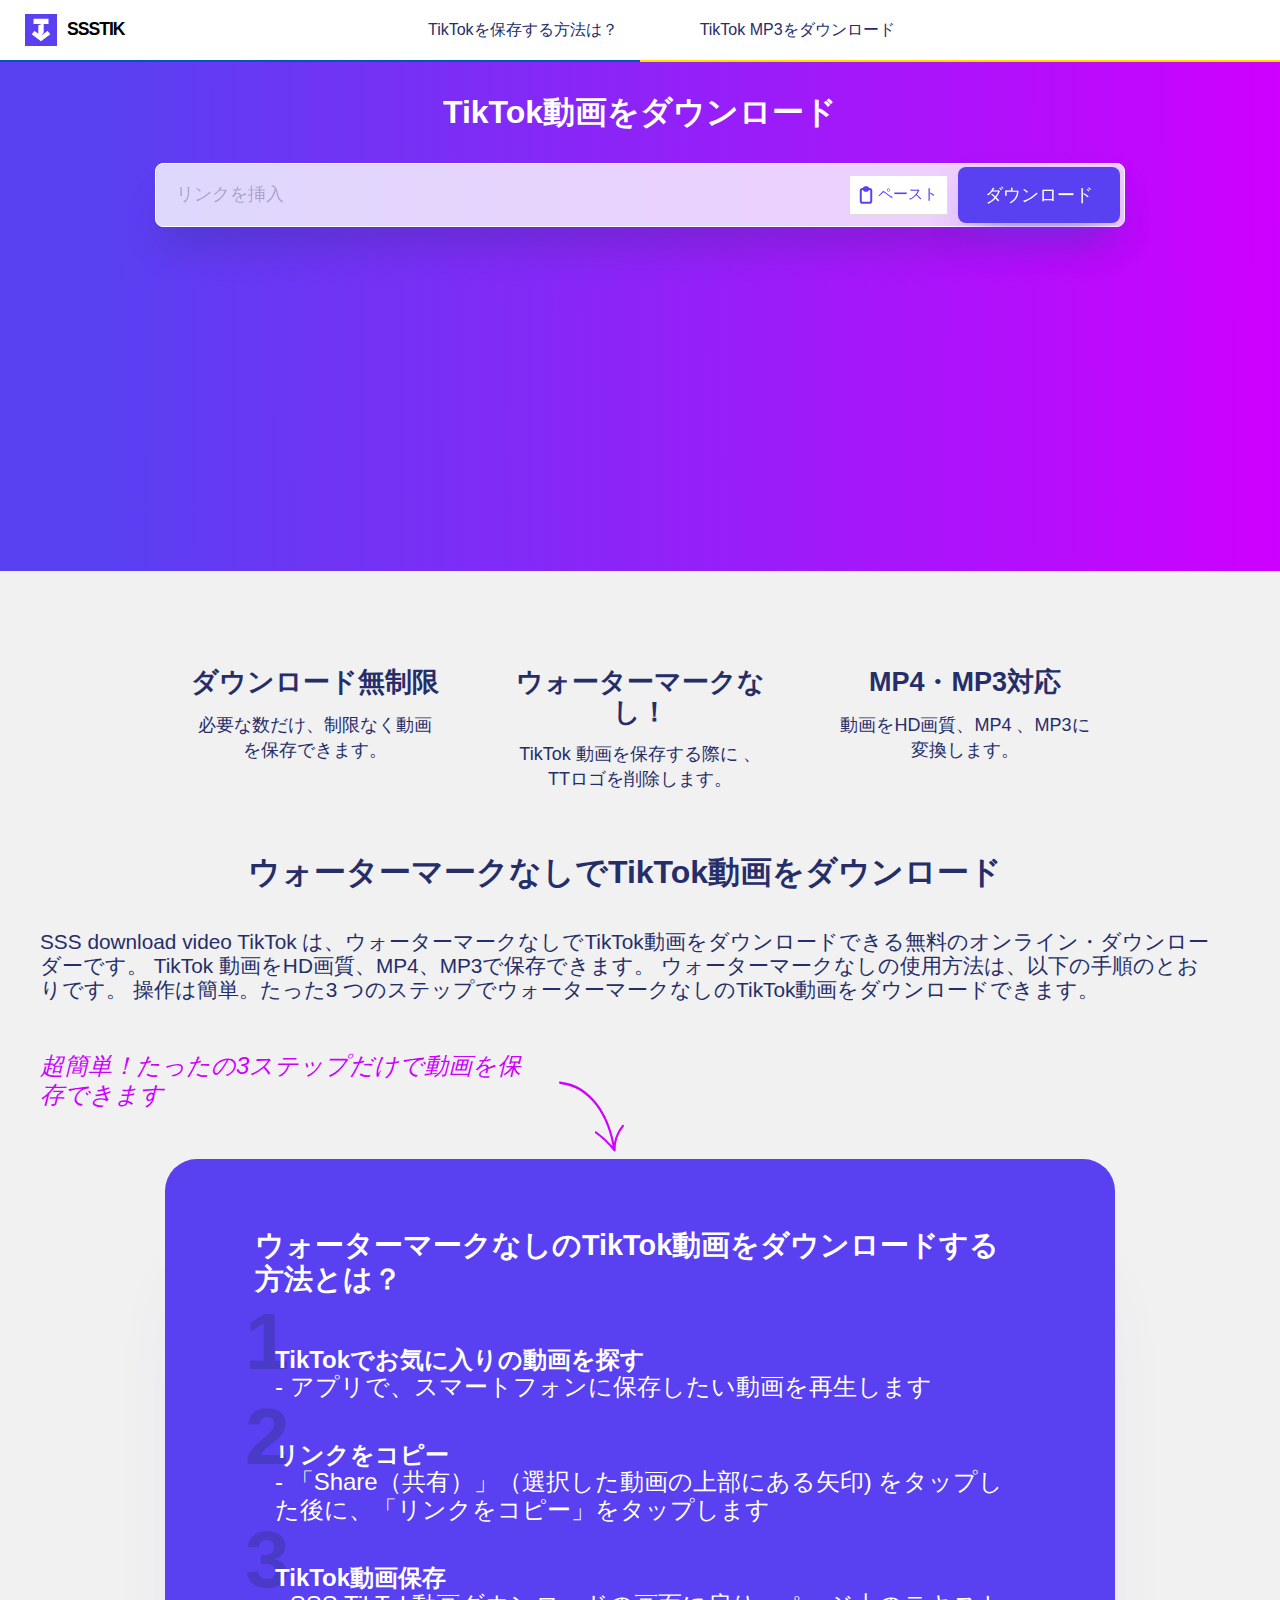
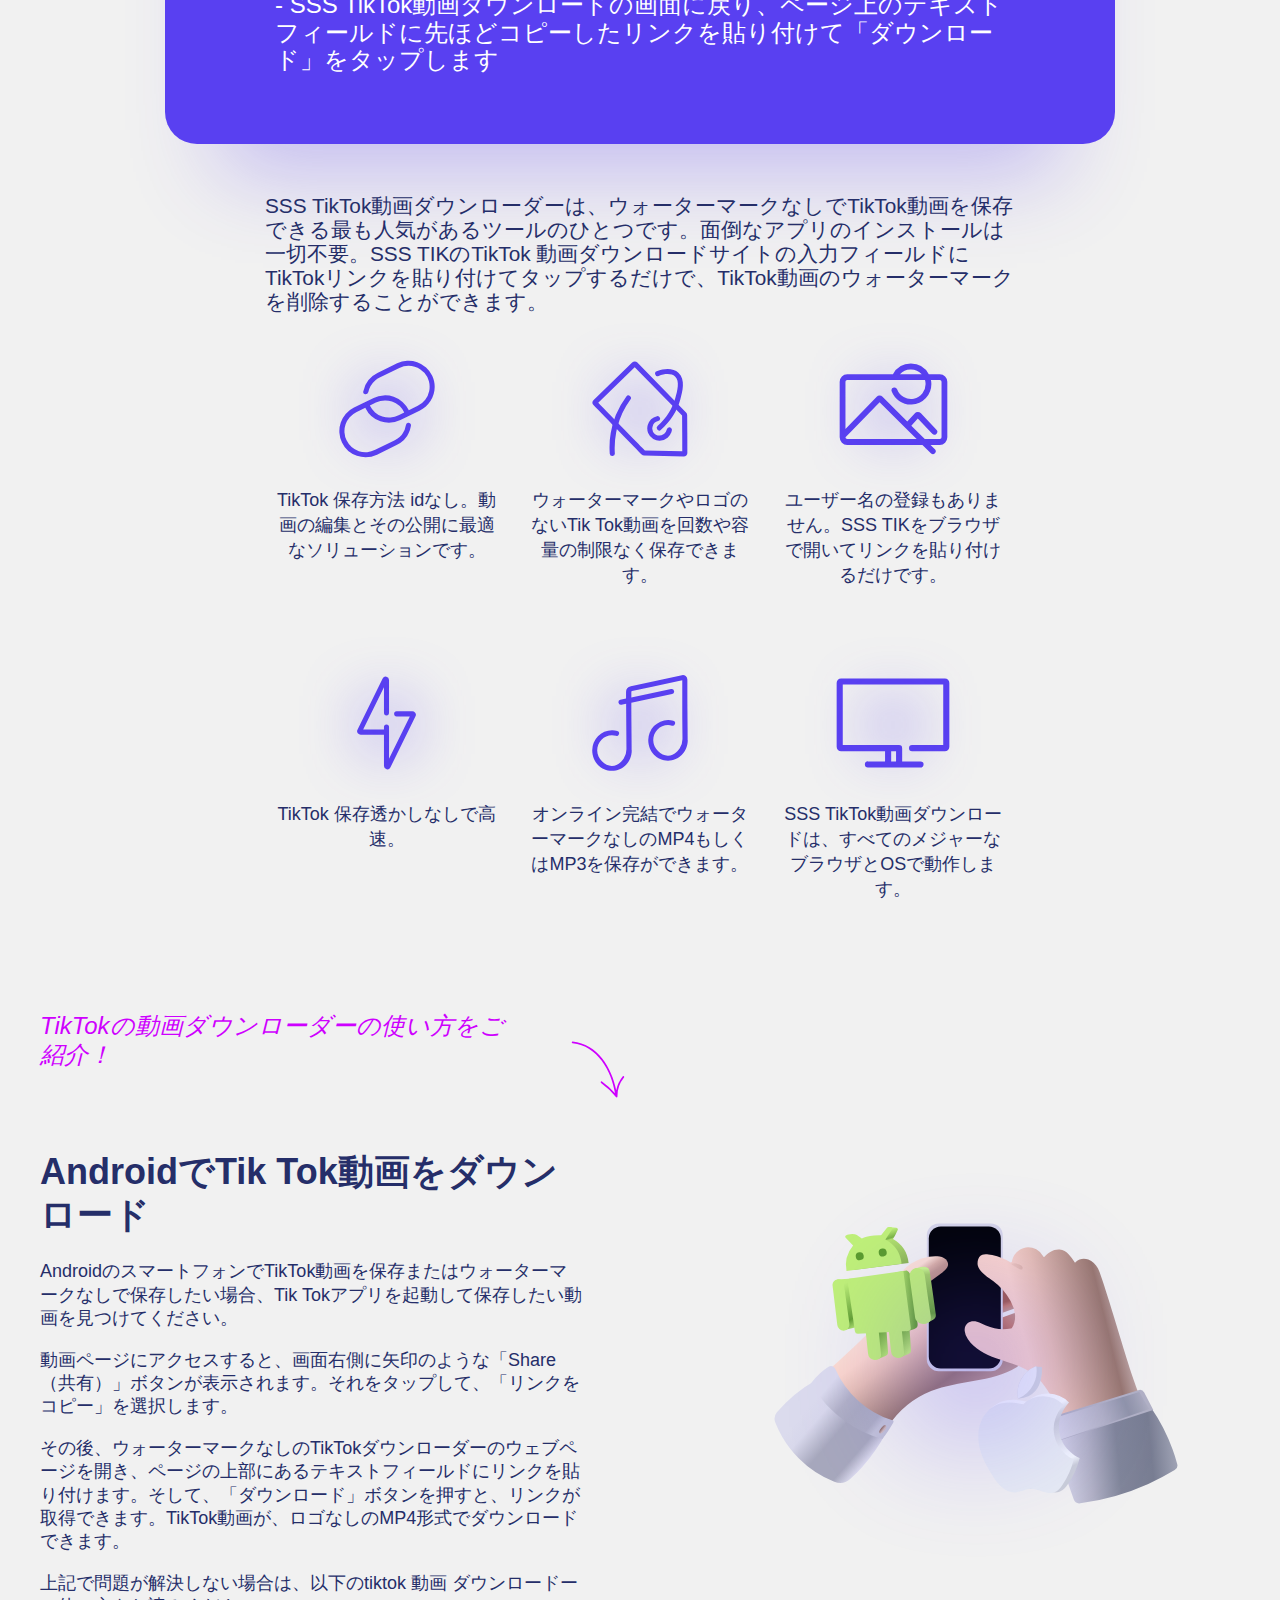
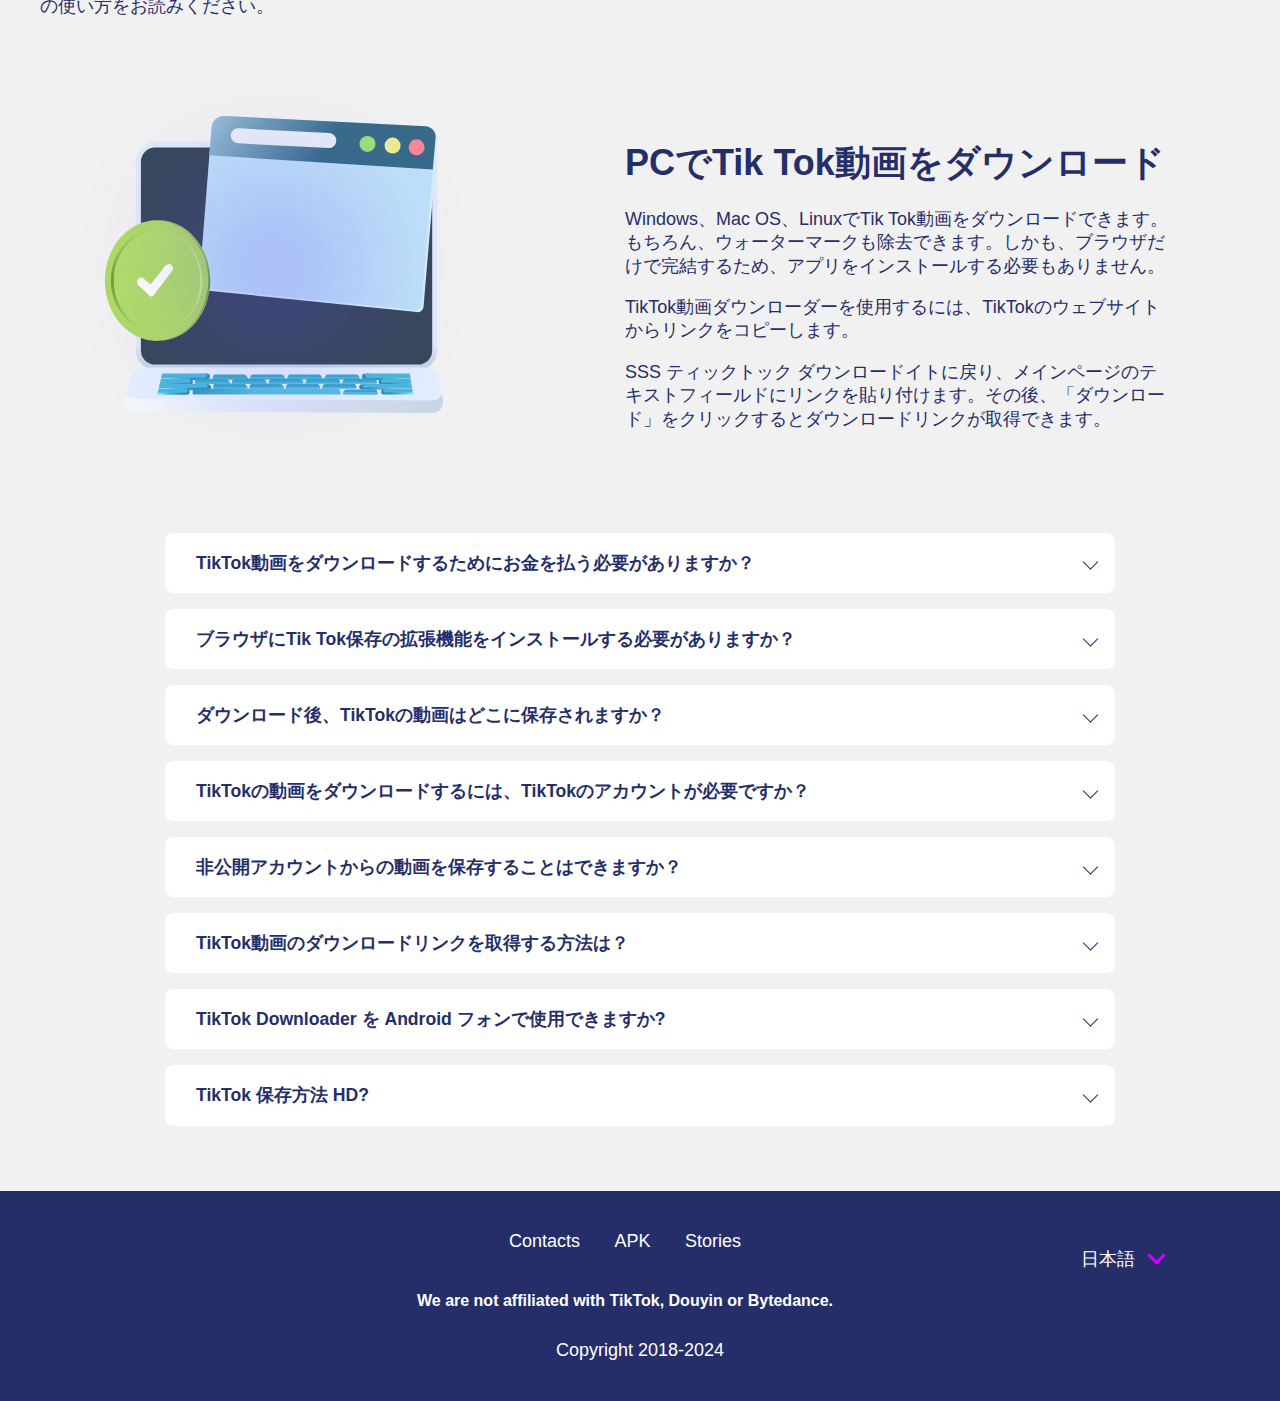
<file: ja.html>
<!DOCTYPE html>
<html lang="ja">

<head>
    <title>TikTok &#20445;&#23384; - &#12454;&#12457;&#12540;&#12479;&#12540;&#12510;&#12540;&#12463;&#12394;&#12375;&#12398;TikTok&#21205;&#30011;&#12434;&#12458;&#12531;&#12521;&#12452;&#12531;&#12391;&#31777;&#21336;&#12395;&#12480;&#12454;&#12531;&#12525;&#12540;&#12489;</title>
<meta charset="utf-8">
<meta name="description" content="&#26368;&#36895;TikTok&#12480;&#12454;&#12531;&#12525;&#12540;&#12480;&#12540;&#65281;2&#12479;&#12483;&#12503;&#12391;&#21205;&#30011;&#12434;&#39640;&#36895;&#12363;&#12388;&#28961;&#26009;&#12391;&#20445;&#23384;&#12391;&#12365;&#12414;&#12377;&#12290;SSS TIK&#12391;&#12454;&#12457;&#12540;&#12479;&#12540;&#12510;&#12540;&#12463;&#12354;&#12426;&#12414;&#12383;&#12399;&#12394;&#12375;&#12398;TikTok MP4&#21205;&#30011;&#12434;&#12458;&#12531;&#12521;&#12452;&#12531;&#12391;&#12480;&#12454;&#12531;&#12525;&#12540;&#12489;">
<meta name="author" content="SSSTik.io">
<meta content="width=device-width, initial-scale=1.0, maximum-scale=5.0, shrink-to-fit=no" name="viewport">
<meta property="og:title" content="TikTok &#20445;&#23384; - &#12454;&#12457;&#12540;&#12479;&#12540;&#12510;&#12540;&#12463;&#12394;&#12375;&#12398;TikTok&#21205;&#30011;&#12434;&#12458;&#12531;&#12521;&#12452;&#12531;&#12391;&#31777;&#21336;&#12395;&#12480;&#12454;&#12531;&#12525;&#12540;&#12489;">
<meta property="og:description" content="&#26368;&#36895;TikTok&#12480;&#12454;&#12531;&#12525;&#12540;&#12480;&#12540;&#65281;2&#12479;&#12483;&#12503;&#12391;&#21205;&#30011;&#12434;&#39640;&#36895;&#12363;&#12388;&#28961;&#26009;&#12391;&#20445;&#23384;&#12391;&#12365;&#12414;&#12377;&#12290;SSS TIK&#12391;&#12454;&#12457;&#12540;&#12479;&#12540;&#12510;&#12540;&#12463;&#12354;&#12426;&#12414;&#12383;&#12399;&#12394;&#12375;&#12398;TikTok MP4&#21205;&#30011;&#12434;&#12458;&#12531;&#12521;&#12452;&#12531;&#12391;&#12480;&#12454;&#12531;&#12525;&#12540;&#12489;">
<meta property="og:type" content="article">
<meta property="og:url" content="https://ssstik.io/ja">
<meta property="og:image" content="https://ssstik.io/images/og.png">
<meta property="og:site_name" content="SSSTik.io">
<meta name="google" content="notranslate">
<link rel="stylesheet" href="css/ssstik-style.min.css">
<link rel="preconnect" href="//www.google-analytics.com">
<link rel="dns-prefetch" href="//www.google-analytics.com">
<link rel="preconnect" href="//pagead2.googlesyndication.com" crossorigin>
<link rel="shortcut icon" href="favicons/6876--favicon.ico" type="image/x-icon">
<link rel="icon" href="favicons/6733--favicon.ico" type="image/x-icon">
<link rel="apple-touch-icon" sizes="180x180" href="favicons/8435--apple-touch-icon.png" alt="">
<link rel="icon" type="image/png" sizes="32x32" href="favicons/3067--favicon-32x32.png" alt="">
<link rel="icon" type="image/png" sizes="16x16" href="favicons/3663--favicon-16x16.png" alt="">
<link rel="manifest" href="/site.webmanifest">
<meta name="msapplication-TileColor" content="#472d4e">
<meta name="theme-color" content="#472d4e">
<link rel="apple-touch-icon-precomposed" href="favicons/1174--apple-touch-icon-precomposed.png">
<link rel="apple-touch-icon-precomposed" sizes="72x72" href="favicons/1234--apple-touch-icon-72x72-precomposed.png">
<link rel="apple-touch-icon-precomposed" sizes="76x76" href="favicons/2566--apple-touch-icon-76x76-precomposed.png">
<link rel="apple-touch-icon-precomposed" sizes="114x114" href="favicons/5246--apple-touch-icon-114x114-precomposed.png">
<link rel="apple-touch-icon-precomposed" sizes="120x120" href="favicons/3338--apple-touch-icon-120x120-precomposed.png">
<link rel="apple-touch-icon-precomposed" sizes="144x144" href="favicons/2998--apple-touch-icon-144x144-precomposed.png">
<link rel="apple-touch-icon-precomposed" sizes="152x152" href="favicons/3570--apple-touch-icon-152x152-precomposed.png">
<link rel="apple-touch-icon-precomposed" sizes="180x180" href="favicons/1165--apple-touch-icon-180x180-precomposed.png">
<link rel="icon" sizes="192x192" href="favicons/2318--android-chrome-192x192.png">
<link rel="icon" sizes="512x512" href="favicons/9071--android-chrome-512x512.png">

<link rel="canonical" href="https://ssstik.io/ja">
<link rel="alternate" href="https://ssstik.io/" hreflang="en">
<link rel="alternate" href="https://ssstik.io/" hreflang="en-US">
<link rel="alternate" href="https://ssstik.io/ru" hreflang="ru">
<link rel="alternate" href="https://ssstik.io/tr" hreflang="tr">
<link rel="alternate" href="https://ssstik.io/es" hreflang="es">
<link rel="alternate" href="https://ssstik.io/pt" hreflang="pt">
<link rel="alternate" href="https://ssstik.io/fr" hreflang="fr">
<link rel="alternate" href="https://ssstik.io/de" hreflang="de">
<link rel="alternate" href="https://ssstik.io/vi" hreflang="vi">
<link rel="alternate" href="https://ssstik.io/id" hreflang="id">
<link rel="alternate" href="https://ssstik.io/ja" hreflang="ja">
<link rel="alternate" href="https://ssstik.io/ko" hreflang="ko">
<link rel="alternate" href="https://ssstik.io/ar" hreflang="ar">
<link rel="alternate" href="https://ssstik.io/th" hreflang="th">
<link rel="alternate" href="https://ssstik.io/it" hreflang="it">
<link rel="alternate" href="https://ssstik.io/pl" hreflang="pl">
<link rel="alternate" href="https://ssstik.io/ms" hreflang="ms">
<link rel="alternate" href="https://ssstik.io/uk" hreflang="uk">
<link rel="alternate" href="https://ssstik.io/nl" hreflang="nl">
<link rel="alternate" href="https://ssstik.io/ro" hreflang="ro">
<link rel="alternate" href="https://ssstik.io/in" hreflang="en-in">
<link rel="alternate" href="https://ssstik.io/" hreflang="x-default">
    <meta name="lb-version" content="lb3">
    <meta name="apple-itunes-app" content="app-id=1618823987, affiliate-data=ct=smartssstik">
    </head>

<body class="ja bg-grey" id="sss_body">
    <!-- Google Tag Manager (noscript) -->
    <noscript><iframe src="https://www.googletagmanager.com/ns.html?id=GTM-K3K8RD9" height="0" width="0" style="display:none;visibility:hidden"></iframe></noscript>
    <!-- End Google Tag Manager (noscript) -->
    <header>
        <div class="home-menu pure-menu pure-menu-horizontal pure-menu-fixed">
            <div class="menu-wrapper">
                <a class="pure-menu-heading" href="ja.html">
                    <div class="sss">
                        <img src="images/images-logosmall.svg" width="32" height="32" alt="tiktok downloader">
                        <div>
                            sssTik                        </div>
                    </div>
                </a>
                <div id="menu" class="pure-menu pure-menu-horizontal">
    <ul class="pure-menu-list u-oh">
                <li class="pure-menu-item">
            <a href="how-to-download-tiktok-video.html" class="pure-menu-link">TikTok&#12434;&#20445;&#23384;&#12377;&#12427;&#26041;&#27861;&#12399;&#65311;</a>
        </li>
        <li class="pure-menu-item">
            <a href="download-tiktok-mp3.html" class="pure-menu-link">TikTok MP3&#12434;&#12480;&#12454;&#12531;&#12525;&#12540;&#12489;</a>
        </li>
            </ul>
</div>                <div class="flex-1">
                    <div id="twt_promo">
    <a href="https://play.google.com/store/apps/details?id=com.video.videodownloader_appdl" rel="nofollow noopener" target="_blank" class="download_with_app" id="dwapp">
        <span>
            &#12450;&#12503;&#12522;&#12391;&#12480;&#12454;&#12531;&#12525;&#12540;&#12489;        </span>
        <span>
            &#12450;&#12503;&#12522;&#12434;&#12452;&#12531;&#12473;&#12488;&#12540;&#12523;        </span>
    </a>
</div>
                </div>

                <nav id="menu__toggle__wrapper">
                    <div id="menuToggle">
                        <input type="checkbox" id="menu_toggler">
                        <label for="menu_toggler"></label>
                        <span class="bar"></span>
                        <span class="bar"></span>
                        <span class="bar"></span>
                    </div>
                </nav>
            </div>
            <span class="standforukraine">
                <i></i>
                <i></i>
            </span>
        </div>

    </header>
    <main>
        <section><div class="splash-container" id="splash" hx-ext="include-vals">
    <div id="splash_wrapper" class="splash" style="max-width: 1680px;">

        <h1 class="splash-head hide-after-request" id="bigmessage">
            TikTok&#21205;&#30011;&#12434;&#12480;&#12454;&#12531;&#12525;&#12540;&#12489;        </h1>
        <div class="error-container-wrapper">
            <div id="errorContainer"></div>
        </div>
                <form class="pure-form pure-g hide-after-request" id="_gcaptcha_pt" rel="nofollow" hx-post="/abc?url=dl">
            <div class="loader loader--style8 htmx-indicator pure-u-1" id="main_loader">
            </div>
            <div class="relative u-fw">
                <input id="main_page_text" title="https://m.tiktok.com/v/6606727368545406213.html" name="id" type="text" class="form-control input-lg" placeholder="&#12522;&#12531;&#12463;&#12434;&#25407;&#20837;" autofocus disabled required>
                <input id="locale" name="locale" type="hidden" value="ja">
                <button id="paste" type="button" style="display: none">
                    <svg data-v-611f7da7="" width="14" height="18" viewbox="0 0 14 18" fill="none" xmlns="http://www.w3.org/2000/svg">
                        <path data-v-611f7da7="" d="M4.75 2.9625C4.75 2.505 4.90804 2.06624 5.18934 1.74274C5.47064 1.41924 5.85218 1.2375 6.25 1.2375H7.75C8.14782 1.2375 8.52936 1.41924 8.81066 1.74274C9.09196 2.06624 9.25 2.505 9.25 2.9625M4.75 2.9625H3.25C2.85218 2.9625 2.47064 3.14424 2.18934 3.46774C1.90804 3.79124 1.75 4.23 1.75 4.6875V15.0375C1.75 15.495 1.90804 15.9338 2.18934 16.2573C2.47064 16.5808 2.85218 16.7625 3.25 16.7625H10.75C11.1478 16.7625 11.5294 16.5808 11.8107 16.2573C12.092 15.9338 12.25 15.495 12.25 15.0375V4.6875C12.25 4.23 12.092 3.79124 11.8107 3.46774C11.5294 3.14424 11.1478 2.9625 10.75 2.9625H9.25H4.75ZM4.75 2.9625C4.75 3.41999 4.90804 3.85875 5.18934 4.18225C5.47064 4.50576 5.85218 4.6875 6.25 4.6875H7.75C8.14782 4.6875 8.52936 4.50576 8.81066 4.18225C9.09196 3.85875 9.25 3.41999 9.25 2.9625H4.75Z" stroke="#383838" stroke-width="2" stroke-linecap="round" stroke-linejoin="round"></path>
                    </svg>
                    <span>
                        &#12506;&#12540;&#12473;&#12488;                    </span>
                </button>

                <button id="clear" type="button" style="display: none">
                    <svg data-v-611f7da7="" width="14px" height="14px" viewbox="0 0 320 512" xmlns="http://www.w3.org/2000/svg">
                        <path data-v-611f7da7="" d="M207.6 256l107.72-107.72c6.23-6.23 6.23-16.34 0-22.58l-25.03-25.03c-6.23-6.23-16.34-6.23-22.58 0L160 208.4 52.28 100.68c-6.23-6.23-16.34-6.23-22.58 0L4.68 125.7c-6.23 6.23-6.23 16.34 0 22.58L112.4 256 4.68 363.72c-6.23 6.23-6.23 16.34 0 22.58l25.03 25.03c6.23 6.23 16.34 6.23 22.58 0L160 303.6l107.72 107.72c6.23 6.23 16.34 6.23 22.58 0l25.03-25.03c6.23-6.23 6.23-16.34 0-22.58L207.6 256z" fill="#4a4a4a"></path>
                    </svg>
                    <span>
                        &#12463;&#12522;&#12450;                    </span>
                </button>
                                <button type="submit" id="submit" class="vignette_active pure-button-primary" disabled>
                    <span>&#12480;&#12454;&#12531;&#12525;&#12540;&#12489;</span>
                    <span>&#23569;&#12293;&#12362;&#24453;&#12385;&#12367;&#12384;&#12373;&#12356;</span>
                </button>
            </div>
        </form>
                <div class="adcontainer_big" id="ad_main">
            <!-- AD:START -->
<ins class="adsbygoogle" id="googlead_main" data-ad-format="auto" data-full-width-responsive="true"></ins>
<!-- AD:END -->        </div>
        <div id="target"></div>
    </div>
</div></section>        <div id="main_body_hide" class="hide-after-request">
            <section><div class="content">        <div class="main-highlights" style="max-width: 900px; margin: 0 auto; ">
        <div class="responsive">
            
            <div class="content is-center">
                <p class="text-color--main u-bigger-text">
                    &#12480;&#12454;&#12531;&#12525;&#12540;&#12489;&#28961;&#21046;&#38480;                </p>
                <div>
                    &#24517;&#35201;&#12394;&#25968;&#12384;&#12369;&#12289;&#21046;&#38480;&#12394;&#12367;&#21205;&#30011;&#12434;&#20445;&#23384;&#12391;&#12365;&#12414;&#12377;&#12290;                </div>
            </div>
        </div>

        <div class="responsive">
                        <div class="content is-center">
                <p class="text-color--main u-bigger-text">
                    &#12454;&#12457;&#12540;&#12479;&#12540;&#12510;&#12540;&#12463;&#12394;&#12375;&#65281;                </p>
                <div>
                    TikTok &#21205;&#30011;&#12434;&#20445;&#23384;&#12377;&#12427;&#38555;&#12395; &#12289;TT&#12525;&#12468;&#12434;&#21066;&#38500;&#12375;&#12414;&#12377;&#12290;                </div>
            </div>
        </div>

        <div class="responsive">
                        <div class="content is-center">
                <p class="text-color--main u-bigger-text">
                    MP4&#12539;MP3&#23550;&#24540;                </p>
                <div>
                    &#21205;&#30011;&#12434;HD&#30011;&#36074;&#12289;MP4 &#12289;MP3&#12395;&#22793;&#25563;&#12375;&#12414;&#12377;&#12290;                </div>
            </div>
        </div>
    </div>
</div></section><div class="content-visibility">    <section class="text">
        <div class="text__container">
            <h2>&#12454;&#12457;&#12540;&#12479;&#12540;&#12510;&#12540;&#12463;&#12394;&#12375;&#12391;TikTok&#21205;&#30011;&#12434;&#12480;&#12454;&#12531;&#12525;&#12540;&#12489;</h2>
            <div class="text__desc">
                SSS download video TikTok &#12399;&#12289;&#12454;&#12457;&#12540;&#12479;&#12540;&#12510;&#12540;&#12463;&#12394;&#12375;&#12391;TikTok&#21205;&#30011;&#12434;&#12480;&#12454;&#12531;&#12525;&#12540;&#12489;&#12391;&#12365;&#12427;&#28961;&#26009;&#12398;&#12458;&#12531;&#12521;&#12452;&#12531;&#12539;&#12480;&#12454;&#12531;&#12525;&#12540;&#12480;&#12540;&#12391;&#12377;&#12290; TikTok &#21205;&#30011;&#12434;HD&#30011;&#36074;&#12289;MP4&#12289;MP3&#12391;&#20445;&#23384;&#12391;&#12365;&#12414;&#12377;&#12290; &#12454;&#12457;&#12540;&#12479;&#12540;&#12510;&#12540;&#12463;&#12394;&#12375;&#12398;&#20351;&#29992;&#26041;&#27861;&#12399;&#12289;&#20197;&#19979;&#12398;&#25163;&#38918;&#12398;&#12392;&#12362;&#12426;&#12391;&#12377;&#12290; &#25805;&#20316;&#12399;&#31777;&#21336;&#12290;&#12383;&#12387;&#12383;3 &#12388;&#12398;&#12473;&#12486;&#12483;&#12503;&#12391;&#12454;&#12457;&#12540;&#12479;&#12540;&#12510;&#12540;&#12463;&#12394;&#12375;&#12398;TikTok&#21205;&#30011;&#12434;&#12480;&#12454;&#12531;&#12525;&#12540;&#12489;&#12391;&#12365;&#12414;&#12377;&#12290;            </div>
            <div class="info-arrow">
                &#36229;&#31777;&#21336;&#65281;&#12383;&#12387;&#12383;&#12398;3&#12473;&#12486;&#12483;&#12503;&#12384;&#12369;&#12391;&#21205;&#30011;&#12434;&#20445;&#23384;&#12391;&#12365;&#12414;&#12377;                                    <img src="images/images-infoarrow.svg" alt="" width="67">
                            </div>
        </div>

        <div class="blue__block">
            <h3>&#12454;&#12457;&#12540;&#12479;&#12540;&#12510;&#12540;&#12463;&#12394;&#12375;&#12398;TikTok&#21205;&#30011;&#12434;&#12480;&#12454;&#12531;&#12525;&#12540;&#12489;&#12377;&#12427;&#26041;&#27861;&#12392;&#12399;&#65311;</h3>
            
<ol>
<li><b>TikTok&#12391;&#12362;&#27671;&#12395;&#20837;&#12426;&#12398;&#21205;&#30011;&#12434;&#25506;&#12377;</b> - &#12450;&#12503;&#12522;&#12391;&#12289;&#12473;&#12510;&#12540;&#12488;&#12501;&#12457;&#12531;&#12395;&#20445;&#23384;&#12375;&#12383;&#12356;&#21205;&#30011;&#12434;&#20877;&#29983;&#12375;&#12414;&#12377;</li>
<li><b>&#12522;&#12531;&#12463;&#12434;&#12467;&#12500;&#12540;</b> - &#12300;Share&#65288;&#20849;&#26377;&#65289;&#12301;&#65288;&#36984;&#25246;&#12375;&#12383;&#21205;&#30011;&#12398;&#19978;&#37096;&#12395;&#12354;&#12427;&#30690;&#21360;) &#12434;&#12479;&#12483;&#12503;&#12375;&#12383;&#24460;&#12395;&#12289;&#12300;&#12522;&#12531;&#12463;&#12434;&#12467;&#12500;&#12540;&#12301;&#12434;&#12479;&#12483;&#12503;&#12375;&#12414;&#12377;</li>
<li><b>TikTok&#21205;&#30011;&#20445;&#23384;</b> - SSS TikTok&#21205;&#30011;&#12480;&#12454;&#12531;&#12525;&#12540;&#12489;&#12398;&#30011;&#38754;&#12395;&#25147;&#12426;&#12289;&#12506;&#12540;&#12472;&#19978;&#12398;&#12486;&#12461;&#12473;&#12488;&#12501;&#12451;&#12540;&#12523;&#12489;&#12395;&#20808;&#12411;&#12393;&#12467;&#12500;&#12540;&#12375;&#12383;&#12522;&#12531;&#12463;&#12434;&#36028;&#12426;&#20184;&#12369;&#12390;&#12300;&#12480;&#12454;&#12531;&#12525;&#12540;&#12489;&#12301;&#12434;&#12479;&#12483;&#12503;&#12375;&#12414;&#12377;</li>
</ol>
        </div>
    </section>
    

<section id="six__items">
    <div class="container">
        <div class="six__items_header">
            <p>SSS TikTok&#21205;&#30011;&#12480;&#12454;&#12531;&#12525;&#12540;&#12480;&#12540;&#12399;&#12289;&#12454;&#12457;&#12540;&#12479;&#12540;&#12510;&#12540;&#12463;&#12394;&#12375;&#12391;TikTok&#21205;&#30011;&#12434;&#20445;&#23384;&#12391;&#12365;&#12427;&#26368;&#12418;&#20154;&#27671;&#12364;&#12354;&#12427;&#12484;&#12540;&#12523;&#12398;&#12402;&#12392;&#12388;&#12391;&#12377;&#12290;&#38754;&#20498;&#12394;&#12450;&#12503;&#12522;&#12398;&#12452;&#12531;&#12473;&#12488;&#12540;&#12523;&#12399;&#19968;&#20999;&#19981;&#35201;&#12290;SSS TIK&#12398;TikTok &#21205;&#30011;&#12480;&#12454;&#12531;&#12525;&#12540;&#12489;&#12469;&#12452;&#12488;&#12398;&#20837;&#21147;&#12501;&#12451;&#12540;&#12523;&#12489;&#12395;TikTok&#12522;&#12531;&#12463;&#12434;&#36028;&#12426;&#20184;&#12369;&#12390;&#12479;&#12483;&#12503;&#12377;&#12427;&#12384;&#12369;&#12391;&#12289;TikTok&#21205;&#30011;&#12398;&#12454;&#12457;&#12540;&#12479;&#12540;&#12510;&#12540;&#12463;&#12434;&#21066;&#38500;&#12377;&#12427;&#12371;&#12392;&#12364;&#12391;&#12365;&#12414;&#12377;&#12290;</p>
        </div>
        <div class="six__items_wrapper">
                                    <div class="six__items_item">
                <div class="six__items_image">
                    <img src="images/images-link.svg" alt="" height="110" width="110" loading="lazy">
                </div>
                <div class="six__items_text">
                    TikTok &#20445;&#23384;&#26041;&#27861; id&#12394;&#12375;&#12290;&#21205;&#30011;&#12398;&#32232;&#38598;&#12392;&#12381;&#12398;&#20844;&#38283;&#12395;&#26368;&#36969;&#12394;&#12477;&#12522;&#12517;&#12540;&#12471;&#12519;&#12531;&#12391;&#12377;&#12290;                </div>
            </div>
                                    <div class="six__items_item">
                <div class="six__items_image">
                    <img src="images/images-price.svg" alt="" height="110" width="110" loading="lazy">
                </div>
                <div class="six__items_text">
                    &#12454;&#12457;&#12540;&#12479;&#12540;&#12510;&#12540;&#12463;&#12420;&#12525;&#12468;&#12398;&#12394;&#12356;Tik Tok&#21205;&#30011;&#12434;&#22238;&#25968;&#12420;&#23481;&#37327;&#12398;&#21046;&#38480;&#12394;&#12367;&#20445;&#23384;&#12391;&#12365;&#12414;&#12377;&#12290;                </div>
            </div>
                                    <div class="six__items_item">
                <div class="six__items_image">
                    <img src="images/images-gallery.svg" alt="" height="110" width="125" loading="lazy">
                </div>
                <div class="six__items_text">
                    &#12518;&#12540;&#12470;&#12540;&#21517;&#12398;&#30331;&#37682;&#12418;&#12354;&#12426;&#12414;&#12379;&#12435;&#12290;SSS TIK&#12434;&#12502;&#12521;&#12454;&#12470;&#12391;&#38283;&#12356;&#12390;&#12522;&#12531;&#12463;&#12434;&#36028;&#12426;&#20184;&#12369;&#12427;&#12384;&#12369;&#12391;&#12377;&#12290;                </div>
            </div>
                                    <div class="six__items_item">
                <div class="six__items_image">
                    <img src="images/images-power.svg" alt="" height="110" width="73" loading="lazy">
                </div>
                <div class="six__items_text">
                    TikTok &#20445;&#23384;&#36879;&#12363;&#12375;&#12394;&#12375;&#12391;&#39640;&#36895;&#12290;                </div>
            </div>
                                    <div class="six__items_item">
                <div class="six__items_image">
                    <img src="images/images-music.svg" alt="" height="110" width="110" loading="lazy">
                </div>
                <div class="six__items_text">
                    &#12458;&#12531;&#12521;&#12452;&#12531;&#23436;&#32080;&#12391;&#12454;&#12457;&#12540;&#12479;&#12540;&#12510;&#12540;&#12463;&#12394;&#12375;&#12398;MP4&#12418;&#12375;&#12367;&#12399;MP3&#12434;&#20445;&#23384;&#12364;&#12391;&#12365;&#12414;&#12377;&#12290;                </div>
            </div>
                                    <div class="six__items_item">
                <div class="six__items_image">
                    <img src="images/images-tv.svg" alt="" height="110" width="132" loading="lazy">
                </div>
                <div class="six__items_text">
                    SSS TikTok&#21205;&#30011;&#12480;&#12454;&#12531;&#12525;&#12540;&#12489;&#12399;&#12289;&#12377;&#12409;&#12390;&#12398;&#12513;&#12472;&#12515;&#12540;&#12394;&#12502;&#12521;&#12454;&#12470;&#12392;OS&#12391;&#21205;&#20316;&#12375;&#12414;&#12377;&#12290;                </div>
            </div>
                    </div>
    </div>
</section>
        <section>
        <div class="main__content">
            <div class="main__content__container">
                <div class="info-arrow">
                    TikTok&#12398;&#21205;&#30011;&#12480;&#12454;&#12531;&#12525;&#12540;&#12480;&#12540;&#12398;&#20351;&#12356;&#26041;&#12434;&#12372;&#32057;&#20171;&#65281;                                                                    <img src="images/images-infoarrow.svg" alt="" width="54">
                                    </div>
            </div>

                                        <div class="main__content__container u-m-bottom d-flex">
                    <div class="u-smaller-text flex-1 align-items-center text text--text">
                        <h3>Android&#12391;Tik Tok&#21205;&#30011;&#12434;&#12480;&#12454;&#12531;&#12525;&#12540;&#12489;                        </h3>
                        <p>Android&#12398;&#12473;&#12510;&#12540;&#12488;&#12501;&#12457;&#12531;&#12391;TikTok&#21205;&#30011;&#12434;&#20445;&#23384;&#12414;&#12383;&#12399;&#12454;&#12457;&#12540;&#12479;&#12540;&#12510;&#12540;&#12463;&#12394;&#12375;&#12391;&#20445;&#23384;&#12375;&#12383;&#12356;&#22580;&#21512;&#12289;Tik Tok&#12450;&#12503;&#12522;&#12434;&#36215;&#21205;&#12375;&#12390;&#20445;&#23384;&#12375;&#12383;&#12356;&#21205;&#30011;&#12434;&#35211;&#12388;&#12369;&#12390;&#12367;&#12384;&#12373;&#12356;&#12290;</p>
<p>&#21205;&#30011;&#12506;&#12540;&#12472;&#12395;&#12450;&#12463;&#12475;&#12473;&#12377;&#12427;&#12392;&#12289;&#30011;&#38754;&#21491;&#20596;&#12395;&#30690;&#21360;&#12398;&#12424;&#12358;&#12394;&#12300;Share&#65288;&#20849;&#26377;&#65289;&#12301;&#12508;&#12479;&#12531;&#12364;&#34920;&#31034;&#12373;&#12428;&#12414;&#12377;&#12290;&#12381;&#12428;&#12434;&#12479;&#12483;&#12503;&#12375;&#12390;&#12289;&#12300;&#12522;&#12531;&#12463;&#12434;&#12467;&#12500;&#12540;&#12301;&#12434;&#36984;&#25246;&#12375;&#12414;&#12377;&#12290;</p>
<p>&#12381;&#12398;&#24460;&#12289;&#12454;&#12457;&#12540;&#12479;&#12540;&#12510;&#12540;&#12463;&#12394;&#12375;&#12398;TikTok&#12480;&#12454;&#12531;&#12525;&#12540;&#12480;&#12540;&#12398;&#12454;&#12455;&#12502;&#12506;&#12540;&#12472;&#12434;&#38283;&#12365;&#12289;&#12506;&#12540;&#12472;&#12398;&#19978;&#37096;&#12395;&#12354;&#12427;&#12486;&#12461;&#12473;&#12488;&#12501;&#12451;&#12540;&#12523;&#12489;&#12395;&#12522;&#12531;&#12463;&#12434;&#36028;&#12426;&#20184;&#12369;&#12414;&#12377;&#12290;&#12381;&#12375;&#12390;&#12289;&#12300;&#12480;&#12454;&#12531;&#12525;&#12540;&#12489;&#12301;&#12508;&#12479;&#12531;&#12434;&#25276;&#12377;&#12392;&#12289;&#12522;&#12531;&#12463;&#12364;&#21462;&#24471;&#12391;&#12365;&#12414;&#12377;&#12290;TikTok&#21205;&#30011;&#12364;&#12289;&#12525;&#12468;&#12394;&#12375;&#12398;MP4&#24418;&#24335;&#12391;&#12480;&#12454;&#12531;&#12525;&#12540;&#12489;&#12391;&#12365;&#12414;&#12377;&#12290;</p>
<p>&#19978;&#35352;&#12391;&#21839;&#38988;&#12364;&#35299;&#27770;&#12375;&#12394;&#12356;&#22580;&#21512;&#12399;&#12289;&#20197;&#19979;&#12398;tiktok &#21205;&#30011; &#12480;&#12454;&#12531;&#12525;&#12540;&#12489;&#12540;&#12398;&#20351;&#12356;&#26041;&#12434;&#12362;&#35501;&#12415;&#12367;&#12384;&#12373;&#12356;&#12290;</p>                    </div>
                    <div class="d-flex align-items-center text--image">
                        <div class="flex-1 image__wrapper">

                            <img src="images/images-download.svg" loading="lazy" width="416" height="289" alt="tiktok downloader android">
                        </div>
                    </div>
                </div>
                                        <div class="main__content__container u-m-bottom d-flex">
                    <div class="d-flex text-pr align-items-center text--image">
                        <div class="flex-1 image__wrapper">
                            <img src="images/images-video.svg" loading="lazy" width="368" height="321" alt="download tiktok video pc">
                        </div>
                    </div>
                    <div class="u-smaller-text flex-1 align-items-center text text--text">
                        <h3>PC&#12391;Tik Tok&#21205;&#30011;&#12434;&#12480;&#12454;&#12531;&#12525;&#12540;&#12489;                        </h3>
                        <p>Windows&#12289;Mac OS&#12289;Linux&#12391;Tik Tok&#21205;&#30011;&#12434;&#12480;&#12454;&#12531;&#12525;&#12540;&#12489;&#12391;&#12365;&#12414;&#12377;&#12290;&#12418;&#12385;&#12429;&#12435;&#12289;&#12454;&#12457;&#12540;&#12479;&#12540;&#12510;&#12540;&#12463;&#12418;&#38500;&#21435;&#12391;&#12365;&#12414;&#12377;&#12290;&#12375;&#12363;&#12418;&#12289;&#12502;&#12521;&#12454;&#12470;&#12384;&#12369;&#12391;&#23436;&#32080;&#12377;&#12427;&#12383;&#12417;&#12289;&#12450;&#12503;&#12522;&#12434;&#12452;&#12531;&#12473;&#12488;&#12540;&#12523;&#12377;&#12427;&#24517;&#35201;&#12418;&#12354;&#12426;&#12414;&#12379;&#12435;&#12290;</p>
<p>TikTok&#21205;&#30011;&#12480;&#12454;&#12531;&#12525;&#12540;&#12480;&#12540;&#12434;&#20351;&#29992;&#12377;&#12427;&#12395;&#12399;&#12289;TikTok&#12398;&#12454;&#12455;&#12502;&#12469;&#12452;&#12488;&#12363;&#12425;&#12522;&#12531;&#12463;&#12434;&#12467;&#12500;&#12540;&#12375;&#12414;&#12377;&#12290;</p>
<p>SSS &#12486;&#12451;&#12483;&#12463;&#12488;&#12483;&#12463; &#12480;&#12454;&#12531;&#12525;&#12540;&#12489;&#12452;&#12488;&#12395;&#25147;&#12426;&#12289;&#12513;&#12452;&#12531;&#12506;&#12540;&#12472;&#12398;&#12486;&#12461;&#12473;&#12488;&#12501;&#12451;&#12540;&#12523;&#12489;&#12395;&#12522;&#12531;&#12463;&#12434;&#36028;&#12426;&#20184;&#12369;&#12414;&#12377;&#12290;&#12381;&#12398;&#24460;&#12289;&#12300;&#12480;&#12454;&#12531;&#12525;&#12540;&#12489;&#12301;&#12434;&#12463;&#12522;&#12483;&#12463;&#12377;&#12427;&#12392;&#12480;&#12454;&#12531;&#12525;&#12540;&#12489;&#12522;&#12531;&#12463;&#12364;&#21462;&#24471;&#12391;&#12365;&#12414;&#12377;&#12290;</p>                    </div>
                </div>
                                </div>
    </section>
                <section id="accordion">
            <div class="accordion__container" itemprop="mainEntity" itemscope="" itemtype="https://schema.org/FAQPage">
                                    <div itemscope="" itemprop="mainEntity" itemtype="https://schema.org/Question" class="faq-drawer">
                        <input class="faq-drawer__trigger" id="faq-drawer-0" type="checkbox"><label class="faq-drawer__title accordion" for="faq-drawer-0" itemprop="name">TikTok&#21205;&#30011;&#12434;&#12480;&#12454;&#12531;&#12525;&#12540;&#12489;&#12377;&#12427;&#12383;&#12417;&#12395;&#12362;&#37329;&#12434;&#25173;&#12358;&#24517;&#35201;&#12364;&#12354;&#12426;&#12414;&#12377;&#12363;&#65311;</label>
                        <div class="panel faq-drawer__content-wrapper" data-panel="panel-0" itemscope="" itemprop="acceptedAnswer" itemtype="https://schema.org/Answer">
                            <div itemprop="text" class="faq-drawer__content">
                                &#12356;&#12356;&#12360;&#12289;&#26412;&#25968;&#28961;&#21046;&#38480;&#12398;&#23436;&#20840;&#28961;&#26009;&#12391;&#19968;&#20999;&#12398;&#12362;&#25903;&#25173;&#12434;&#12356;&#12356;&#12383;&#12384;&#12367;&#12371;&#12392;&#12399;&#12354;&#12426;&#12414;&#12379;&#12435;&#12290;Google Chrome&#12289;Mozilla Firefox&#12289;Safari&#12289;Microsoft Edge&#12394;&#12393;&#12289;&#12377;&#12409;&#12390;&#12398;&#26368;&#26032;&#12502;&#12521;&#12454;&#12470;&#12395;&#23550;&#24540;&#12375;&#12390;&#12356;&#12414;&#12377;&#12290;                            </div>
                        </div>
                    </div>
                                    <div itemscope="" itemprop="mainEntity" itemtype="https://schema.org/Question" class="faq-drawer">
                        <input class="faq-drawer__trigger" id="faq-drawer-1" type="checkbox"><label class="faq-drawer__title accordion" for="faq-drawer-1" itemprop="name">&#12502;&#12521;&#12454;&#12470;&#12395;Tik Tok&#20445;&#23384;&#12398;&#25313;&#24373;&#27231;&#33021;&#12434;&#12452;&#12531;&#12473;&#12488;&#12540;&#12523;&#12377;&#12427;&#24517;&#35201;&#12364;&#12354;&#12426;&#12414;&#12377;&#12363;&#65311;</label>
                        <div class="panel faq-drawer__content-wrapper" data-panel="panel-1" itemscope="" itemprop="acceptedAnswer" itemtype="https://schema.org/Answer">
                            <div itemprop="text" class="faq-drawer__content">
                                &#12356;&#12356;&#12360;&#12289;&#24517;&#35201;&#12394;&#12418;&#12398;&#12399;TikTok&#12398;Web&#12469;&#12452;&#12488;&#12391;&#12522;&#12531;&#12463;&#12434;&#21462;&#24471;&#12377;&#12427;&#12384;&#12369;&#12391;&#12377;&#12290;&#12381;&#12371;&#12363;&#12425;&#20808;&#12399;&#12289;SSS TIK&#12398;Web&#12469;&#12452;&#12488;&#12384;&#12369;&#12391;&#23436;&#32080;&#12391;&#12365;&#12414;&#12377;&#12290;&#12454;&#12457;&#12540;&#12479;&#12540;&#12510;&#12540;&#12463;&#12434;&#21066;&#38500;&#12377;&#12427;&#12371;&#12392;&#12418;&#12289;SSS TIK&#12398;Web&#12469;&#12452;&#12488;&#12384;&#12369;&#12391;&#21487;&#33021;&#12391;&#12377;&#12290;                            </div>
                        </div>
                    </div>
                                    <div itemscope="" itemprop="mainEntity" itemtype="https://schema.org/Question" class="faq-drawer">
                        <input class="faq-drawer__trigger" id="faq-drawer-2" type="checkbox"><label class="faq-drawer__title accordion" for="faq-drawer-2" itemprop="name">&#12480;&#12454;&#12531;&#12525;&#12540;&#12489;&#24460;&#12289;TikTok&#12398;&#21205;&#30011;&#12399;&#12393;&#12371;&#12395;&#20445;&#23384;&#12373;&#12428;&#12414;&#12377;&#12363;&#65311;</label>
                        <div class="panel faq-drawer__content-wrapper" data-panel="panel-2" itemscope="" itemprop="acceptedAnswer" itemtype="https://schema.org/Answer">
                            <div itemprop="text" class="faq-drawer__content">
                                &#12501;&#12449;&#12452;&#12523;&#12399;&#12502;&#12521;&#12454;&#12470;&#12398;&#35373;&#23450;&#12391;&#20107;&#21069;&#12395;&#25351;&#23450;&#12375;&#12390;&#12356;&#12427;&#22580;&#25152;&#12395;&#20445;&#23384;&#12373;&#12428;&#12414;&#12377;&#12290;&#12418;&#12375;&#12501;&#12449;&#12452;&#12523;&#12364;&#35211;&#24403;&#12383;&#12425;&#12394;&#12356;&#22580;&#21512;&#12399;&#12473;&#12488;&#12524;&#12540;&#12472;&#20869;&#12434;&#26908;&#32034;&#12377;&#12427;&#12363;&#12289;&#12502;&#12521;&#12454;&#12470;&#12398;&#12487;&#12501;&#12457;&#12523;&#12488;&#12391;&#25351;&#23450;&#12375;&#12390;&#12356;&#12427;&#12501;&#12457;&#12523;&#12480;&#12434;&#12372;&#30906;&#35469;&#12367;&#12384;&#12373;&#12356;&#12290;&#12418;&#12385;&#12429;&#12435;&#12289;&#12502;&#12521;&#12454;&#12470;&#20596;&#12398;&#35373;&#23450;&#12391;&#20445;&#23384;&#22580;&#25152;&#12434;&#20219;&#24847;&#12391;&#36984;&#25246;&#12356;&#12383;&#12384;&#12369;&#12414;&#12377;&#12290;                            </div>
                        </div>
                    </div>
                                    <div itemscope="" itemprop="mainEntity" itemtype="https://schema.org/Question" class="faq-drawer">
                        <input class="faq-drawer__trigger" id="faq-drawer-3" type="checkbox"><label class="faq-drawer__title accordion" for="faq-drawer-3" itemprop="name">TikTok&#12398;&#21205;&#30011;&#12434;&#12480;&#12454;&#12531;&#12525;&#12540;&#12489;&#12377;&#12427;&#12395;&#12399;&#12289;TikTok&#12398;&#12450;&#12459;&#12454;&#12531;&#12488;&#12364;&#24517;&#35201;&#12391;&#12377;&#12363;&#65311;</label>
                        <div class="panel faq-drawer__content-wrapper" data-panel="panel-3" itemscope="" itemprop="acceptedAnswer" itemtype="https://schema.org/Answer">
                            <div itemprop="text" class="faq-drawer__content">
                                &#12356;&#12356;&#12360;&#12289;Tik Tok&#12398;&#12450;&#12459;&#12454;&#12531;&#12488;&#12399;&#24517;&#35201;&#12354;&#12426;&#12414;&#12379;&#12435;&#12290;TT&#12398;Web&#12469;&#12452;&#12488;&#12363;&#12425;&#12362;&#27671;&#12395;&#20837;&#12426;&#12398;&#21205;&#30011;&#12398;&#12522;&#12531;&#12463;&#12434;&#12467;&#12500;&#12540;&#12375;&#12289;&#12506;&#12540;&#12472;&#19978;&#37096;&#12398;&#12480;&#12454;&#12531;&#12525;&#12540;&#12489;&#12501;&#12451;&#12540;&#12523;&#12489;&#12395;&#36028;&#12426;&#20184;&#12369;&#12390;&#12289;&#12300;&#12480;&#12454;&#12531;&#12525;&#12540;&#12489;&#12301;&#12434;&#12463;&#12522;&#12483;&#12463;&#12377;&#12427;&#12384;&#12369;&#12391;&#12289;&#12480;&#12454;&#12531;&#12525;&#12540;&#12489;&#23554;&#29992;&#30011;&#38754;&#12395;&#36983;&#31227;&#12375;&#12414;&#12377;&#12290;&#12371;&#12428;&#12384;&#12369;&#12391;&#12454;&#12457;&#12540;&#12479;&#12540;&#12510;&#12540;&#12463;&#12398;&#21066;&#38500;&#12364;&#12391;&#12365;&#12289;&#12431;&#12378;&#12363;&#25968;&#31186;&#20869;&#12391;&#12480;&#12454;&#12531;&#12525;&#12540;&#12489;&#12398;&#28310;&#20633;&#12364;&#23436;&#20102;&#12375;&#12414;&#12377;&#12290;                            </div>
                        </div>
                    </div>
                                    <div itemscope="" itemprop="mainEntity" itemtype="https://schema.org/Question" class="faq-drawer">
                        <input class="faq-drawer__trigger" id="faq-drawer-4" type="checkbox"><label class="faq-drawer__title accordion" for="faq-drawer-4" itemprop="name">&#38750;&#20844;&#38283;&#12450;&#12459;&#12454;&#12531;&#12488;&#12363;&#12425;&#12398;&#21205;&#30011;&#12434;&#20445;&#23384;&#12377;&#12427;&#12371;&#12392;&#12399;&#12391;&#12365;&#12414;&#12377;&#12363;&#65311;</label>
                        <div class="panel faq-drawer__content-wrapper" data-panel="panel-4" itemscope="" itemprop="acceptedAnswer" itemtype="https://schema.org/Answer">
                            <div itemprop="text" class="faq-drawer__content">
                                &#20844;&#38283;&#12450;&#12459;&#12454;&#12531;&#12488;&#12398;&#12467;&#12531;&#12486;&#12531;&#12484;&#12375;&#12363;&#21205;&#30011;&#12434;&#12480;&#12454;&#12531;&#12525;&#12540;&#12489;&#12391;&#12365;&#12414;&#12379;&#12435;&#12290;SSS TIK&#12398;TikTok&#12480;&#12454;&#12531;&#12525;&#12540;&#12480;&#12540;&#12434;&#20351;&#12358;&#12383;&#12417;&#12395;&#21807;&#19968;&#24517;&#35201;&#12394;&#12418;&#12398;&#12399;&#12289;Tik Tok&#12469;&#12452;&#12488;&#12363;&#12425;&#12398;&#12522;&#12531;&#12463;&#24773;&#22577;&#12391;&#12377;&#12290;&#12388;&#12414;&#12426;&#12289;&#38750;&#20844;&#38283;&#12450;&#12459;&#12454;&#12531;&#12488;&#12398;&#12467;&#12531;&#12486;&#12531;&#12484;&#12363;&#12425;&#12399;&#12522;&#12531;&#12463;&#24773;&#22577;&#12364;&#21462;&#24471;&#12391;&#12365;&#12394;&#12356;&#12383;&#12417;&#12289;&#24517;&#28982;&#30340;&#12395;&#12480;&#12454;&#12531;&#12525;&#12540;&#12489;&#12467;&#12531;&#12486;&#12531;&#12484;&#12364;&#24471;&#12425;&#12428;&#12414;&#12379;&#12435;&#12290;&#12450;&#12459;&#12454;&#12531;&#12488;&#12364;&#20844;&#38283;&#12373;&#12428;&#12390;&#12356;&#12427;&#12371;&#12392;&#12434;&#30906;&#35469;&#12377;&#12427;&#24517;&#35201;&#12364;&#12354;&#12426;&#12414;&#12377;&#12290;                            </div>
                        </div>
                    </div>
                                    <div itemscope="" itemprop="mainEntity" itemtype="https://schema.org/Question" class="faq-drawer">
                        <input class="faq-drawer__trigger" id="faq-drawer-5" type="checkbox"><label class="faq-drawer__title accordion" for="faq-drawer-5" itemprop="name">TikTok&#21205;&#30011;&#12398;&#12480;&#12454;&#12531;&#12525;&#12540;&#12489;&#12522;&#12531;&#12463;&#12434;&#21462;&#24471;&#12377;&#12427;&#26041;&#27861;&#12399;&#65311;</label>
                        <div class="panel faq-drawer__content-wrapper" data-panel="panel-5" itemscope="" itemprop="acceptedAnswer" itemtype="https://schema.org/Answer">
                            <div itemprop="text" class="faq-drawer__content">
                                Tik Tok&#12450;&#12503;&#12522;&#12434;&#38283;&#12365;&#12289;&#20445;&#23384;&#12375;&#12383;&#12356;&#21205;&#30011;&#12434;&#36984;&#25246;&#12375;&#12414;&#12377;&#12290;&#12300;Share&#65288;&#20849;&#26377;&#65289;&#12301;&#12434;&#12479;&#12483;&#12503;&#12375;&#12289;&#12300;&#12522;&#12531;&#12463;&#12434;&#12467;&#12500;&#12540;&#12301;&#12434;&#12479;&#12483;&#12503;&#12375;&#12414;&#12377;&#12290;&#12454;&#12457;&#12540;&#12479;&#12540;&#12510;&#12540;&#12463;&#12394;&#12375;&#12398;TikTok&#21205;&#30011;&#12434;&#12480;&#12454;&#12531;&#12525;&#12540;&#12489;&#12391;&#12365;&#12427;URL&#12364;&#12463;&#12522;&#12483;&#12503;&#12508;&#12540;&#12489;&#12395;&#28310;&#20633;&#12373;&#12428;&#12414;&#12377;&#12290;                            </div>
                        </div>
                    </div>
                                    <div itemscope="" itemprop="mainEntity" itemtype="https://schema.org/Question" class="faq-drawer">
                        <input class="faq-drawer__trigger" id="faq-drawer-6" type="checkbox"><label class="faq-drawer__title accordion" for="faq-drawer-6" itemprop="name">TikTok Downloader &#12434; Android &#12501;&#12457;&#12531;&#12391;&#20351;&#29992;&#12391;&#12365;&#12414;&#12377;&#12363;?</label>
                        <div class="panel faq-drawer__content-wrapper" data-panel="panel-6" itemscope="" itemprop="acceptedAnswer" itemtype="https://schema.org/Answer">
                            <div itemprop="text" class="faq-drawer__content">
                                &#12399;&#12356;&#12290;Android&#12434;&#12362;&#20351;&#12356;&#12398;&#26041;&#12399;&#26368;&#12418;&#12473;&#12488;&#12524;&#12473;&#12394;&#12367;SSS TIK&#12398;TikTok&#12480;&#12454;&#12531;&#12525;&#12540;&#12480;&#12540;&#12434;&#20351;&#29992;&#12375;&#12289;&#12487;&#12540;&#12479;&#12434;&#20445;&#23384;&#12391;&#12365;&#12414;&#12377;&#12290;&#24403;&#31038;&#12398;&#12469;&#12540;&#12499;&#12473;&#12399; 100% &#28961;&#26009;&#12391;&#12289;&#38750;&#24120;&#12395;&#39640;&#36895;&#12391;&#12289;&#24120;&#12395;&#26356;&#26032;&#12373;&#12428;&#12390;&#12356;&#12414;&#12377;&#12290;                            </div>
                        </div>
                    </div>
                                    <div itemscope="" itemprop="mainEntity" itemtype="https://schema.org/Question" class="faq-drawer">
                        <input class="faq-drawer__trigger" id="faq-drawer-7" type="checkbox"><label class="faq-drawer__title accordion" for="faq-drawer-7" itemprop="name">TikTok &#20445;&#23384;&#26041;&#27861; HD?</label>
                        <div class="panel faq-drawer__content-wrapper" data-panel="panel-7" itemscope="" itemprop="acceptedAnswer" itemtype="https://schema.org/Answer">
                            <div itemprop="text" class="faq-drawer__content">
                                SSS tiktok&#19979;&#36733;&#12289;&#12501;&#12523;HD&#30011;&#36074;&#12391;Tik Tok&#21205;&#30011;&#12434;&#20445;&#23384;&#12391;&#12365;&#12427;&#12480;&#12454;&#12531;&#12525;&#12540;&#12480;&#12540;&#12398;&#12402;&#12392;&#12388;&#12391;&#12377;&#12290;Tik Tok&#19978;&#12391;&#12501;&#12523;HD&#20197;&#19978;&#12398;&#30011;&#36074;&#12398;&#21205;&#30011;&#12364;&#20844;&#38283;&#12373;&#12428;&#12390;&#12356;&#12427;&#22580;&#21512;&#12289;&#12454;&#12457;&#12540;&#12479;&#12540;&#12510;&#12540;&#12463;&#12394;&#12375;&#12391;HD&#30011;&#36074;&#12398;&#21205;&#30011;&#12434;&#12480;&#12454;&#12531;&#12525;&#12540;&#12489;&#12391;&#12365;&#12414;&#12377;&#12290;                            </div>
                        </div>
                    </div>
                            </div>
        </section>
</div>        </div>
            </main>

    <div class="modal micromodal-slide" id="ad-vignette" aria-hidden="true">
    <div class="modal__overlay" id="ovr" tabindex="-1" data-micromodal-close>
        <div class="modal__container" role="dialog" aria-modal="true" aria-labelledby="ad-vignette-title">
            <header class="modal__header" id="ad-vignette-header">
            </header>
            <main class="modal__content" id="ad-vignette-content">
            </main>
            <footer class="modal__footer" id="ad-vignette-footer">
                <button class="modal__btn" data-micromodal-close aria-label="Close this dialog window">Close</button>
            </footer>
        </div>
    </div>
</div>
<div id="overlayimage">
</div>
    <footer id="footer">
    <div class="footer__container d-flex justify-content-between">
        <div class="flex-1">
        </div>
        <div class="flex-2">
            <nav class="footer__navigation flex-column">
                <div class="footer-row row-1">
                    <a href="contacts.html" target="_self">Contacts</a>

                                        <a href="apk.html" target="_self">APK</a>
                    <a href="download-tiktok-stories.html" target="_self">Stories</a>
                                    </div>
                <div class="footer-row row-2">
                    <b>We are not affiliated with TikTok, Douyin or Bytedance.</b>
                </div>
                <script type="application/ld+json">
                    {
                        "@context": "http://schema.org",
                        "@type": "Organization",
                        "name": "SSSTik",
                        "url": "https://ssstik.io",
                        "logo": "https://ssstik.io/apple-touch-icon-180x180-precomposed.png",
                        "image": "https://ssstik.io/images/og.png",
                        "description": "Fastest TikTok video downloader! Save your TikTok videos in two taps, fast and free. With or without a watermark with sss TikTok mp4 video downloader online",
                        "email": "contact@ssstik.io"
                    }
                </script>
                                <script type="application/ld+json">
                    {
                        "@context": "http://schema.org",
                        "@type": "WebApplication",
                        "name": "TikTok downloader",
                        "applicationCategory": "EntertainmentApplication",
                        "aggregateRating": {
                            "@type": "AggregateRating",
                            "ratingValue": "4.9",
                            "reviewCount": "297145"
                        }
                    }
                </script>
                            </nav>
        </div>
                <div class="flex-1 lang-wrapper">
            <ul id="language-switcher">
                <li class="">
                    <div id="menuLink1">
                        &#26085;&#26412;&#35486;&nbsp;&nbsp;&nbsp;
                    </div>
                    <ul class="pure-menu-children u-smaller-text u-shadow--black">
                        <li class="pure-menu-item"><a href="ssstik.html" lang="en" class="pure-menu-link">&nbsp;English</a></li><li class="pure-menu-item"><a href="id.html" lang="id" class="pure-menu-link">&nbsp;Bahasa&nbsp;Indonesia&#8236;</a></li><li class="pure-menu-item"><a href="de.html" lang="de" class="pure-menu-link">&nbsp;Deutsh</a></li><li class="pure-menu-item"><a href="es.html" lang="es" class="pure-menu-link">&nbsp;Espa&ntilde;ol</a></li><li class="pure-menu-item"><a href="fr.html" lang="fr" class="pure-menu-link">&nbsp;Fran&ccedil;ais</a></li><li class="pure-menu-item"><a href="ko.html" lang="ko" class="pure-menu-link">&nbsp;&#54620;&#44397;&#50612;</a></li><li class="pure-menu-item"><a href="pt.html" lang="pt" class="pure-menu-link">&nbsp;Portugu&ecirc;s&nbsp;(Brasil)</a></li><li class="pure-menu-item"><a href="ru.html" lang="ru" class="pure-menu-link">&nbsp;&#1056;&#1091;&#1089;&#1089;&#1082;&#1080;&#1081;</a></li><li class="pure-menu-item"><a href="tr.html" lang="tr" class="pure-menu-link">&nbsp;T&uuml;rk&ccedil;e&#8236;&#8236;</a></li><li class="pure-menu-item"><a href="vi.html" lang="vi" class="pure-menu-link">&nbsp;Ti&#7871;ng&nbsp;Vi&#7879;t</a></li><li class="pure-menu-item"><a href="ar.html" lang="ar" class="pure-menu-link">&nbsp;&#1575;&#1604;&#1593;&#1585;&#1576;&#1610;&#1577;</a></li><li class="pure-menu-item"><a href="th.html" lang="th" class="pure-menu-link">&nbsp;&#3652;&#3607;&#3618;</a></li><li class="pure-menu-item"><a href="it.html" lang="it" class="pure-menu-link">&nbsp;Italiano</a></li><li class="pure-menu-item"><a href="pl.html" lang="pl" class="pure-menu-link">&nbsp;Polskie</a></li><li class="pure-menu-item"><a href="ms.html" lang="ms" class="pure-menu-link">&nbsp;Malaysian</a></li><li class="pure-menu-item"><a href="uk.html" lang="uk" class="pure-menu-link">&nbsp;Ukrainian</a></li><li class="pure-menu-item"><a href="nl.html" lang="nl" class="pure-menu-link">&nbsp;Nederlands</a></li><li class="pure-menu-item"><a href="ro.html" lang="ro" class="pure-menu-link">&nbsp;Romanian</a></li>                    </ul>
                </li>
            </ul>
        </div>
        
    </div>
    <div class="text-center">
        <div class="copyright">
            Copyright 2018-2024        </div>
    </div>
    </footer>    <!-- GOOGLEAD_MINI:START Shows only on @media only screen and (min-width: 310px) and (max-width:500px) -->
<div id="adBottom">
    <div class="ad_sticky">
        <ins class="adsbygoogle" id="ad_bottom" data-full-width-responsive="true"></ins>
        <div class="ad-close" onclick="document.getElementById('adBottom').style.display = 'none';document.getElementById('footer').style.marginBottom='0'">
            <svg width="22px" height="22px" viewbox="0 0 16 16" class="bi bi-x" fill="#000" xmlns="http://www.w3.org/2000/svg">
                <path fill-rule="evenodd" d="M4.646 4.646a.5.5 0 0 1 .708 0L8 7.293l2.646-2.647a.5.5 0 0 1 .708.708L8.707 8l2.647 2.646a.5.5 0 0 1-.708.708L8 8.707l-2.646 2.647a.5.5 0 0 1-.708-.708L7.293 8 4.646 5.354a.5.5 0 0 1 0-.708z"></path>
            </svg>
        </div>
    </div>
</div>
<!-- GOOGLEAD_MINI:END -->
    <script>
        var s_n = 'ssstik.io',
            s_idgg =
            'GTM-K3K8RD9',
            s_locale = 'ja',
            s_blcklst = ['BY', 'RU'],
            s_altvign = ['XXX'],
            s_furl = 'abc',
            s_tt = 'dlpnRHMz',
            s_prov =
            'google',
            s_ven = 1 ,
            s_mbe = 0 ,
            s_tbe = 1 ,
            s_gae = 1 ;
        var partnerAlerts = {
            unknown: '[base64]',
            likee: '[base64]',
            snack: '',
            twitter: '[base64]',
            facebook: '[base64]',
            youtube: 'U29ycnklMkMrd2UrZG8rbm90K3N1cHBvcnQrWW91dHViZStsaW5rcyUyMQ==',
        };
        var powerTag = powerTag || {};
        powerTag.gdprShowConsentToolButton = false;
    </script>
    <script src="js/js-script_ssstik.min.js" defer></script>
</body>

</html>
</file>
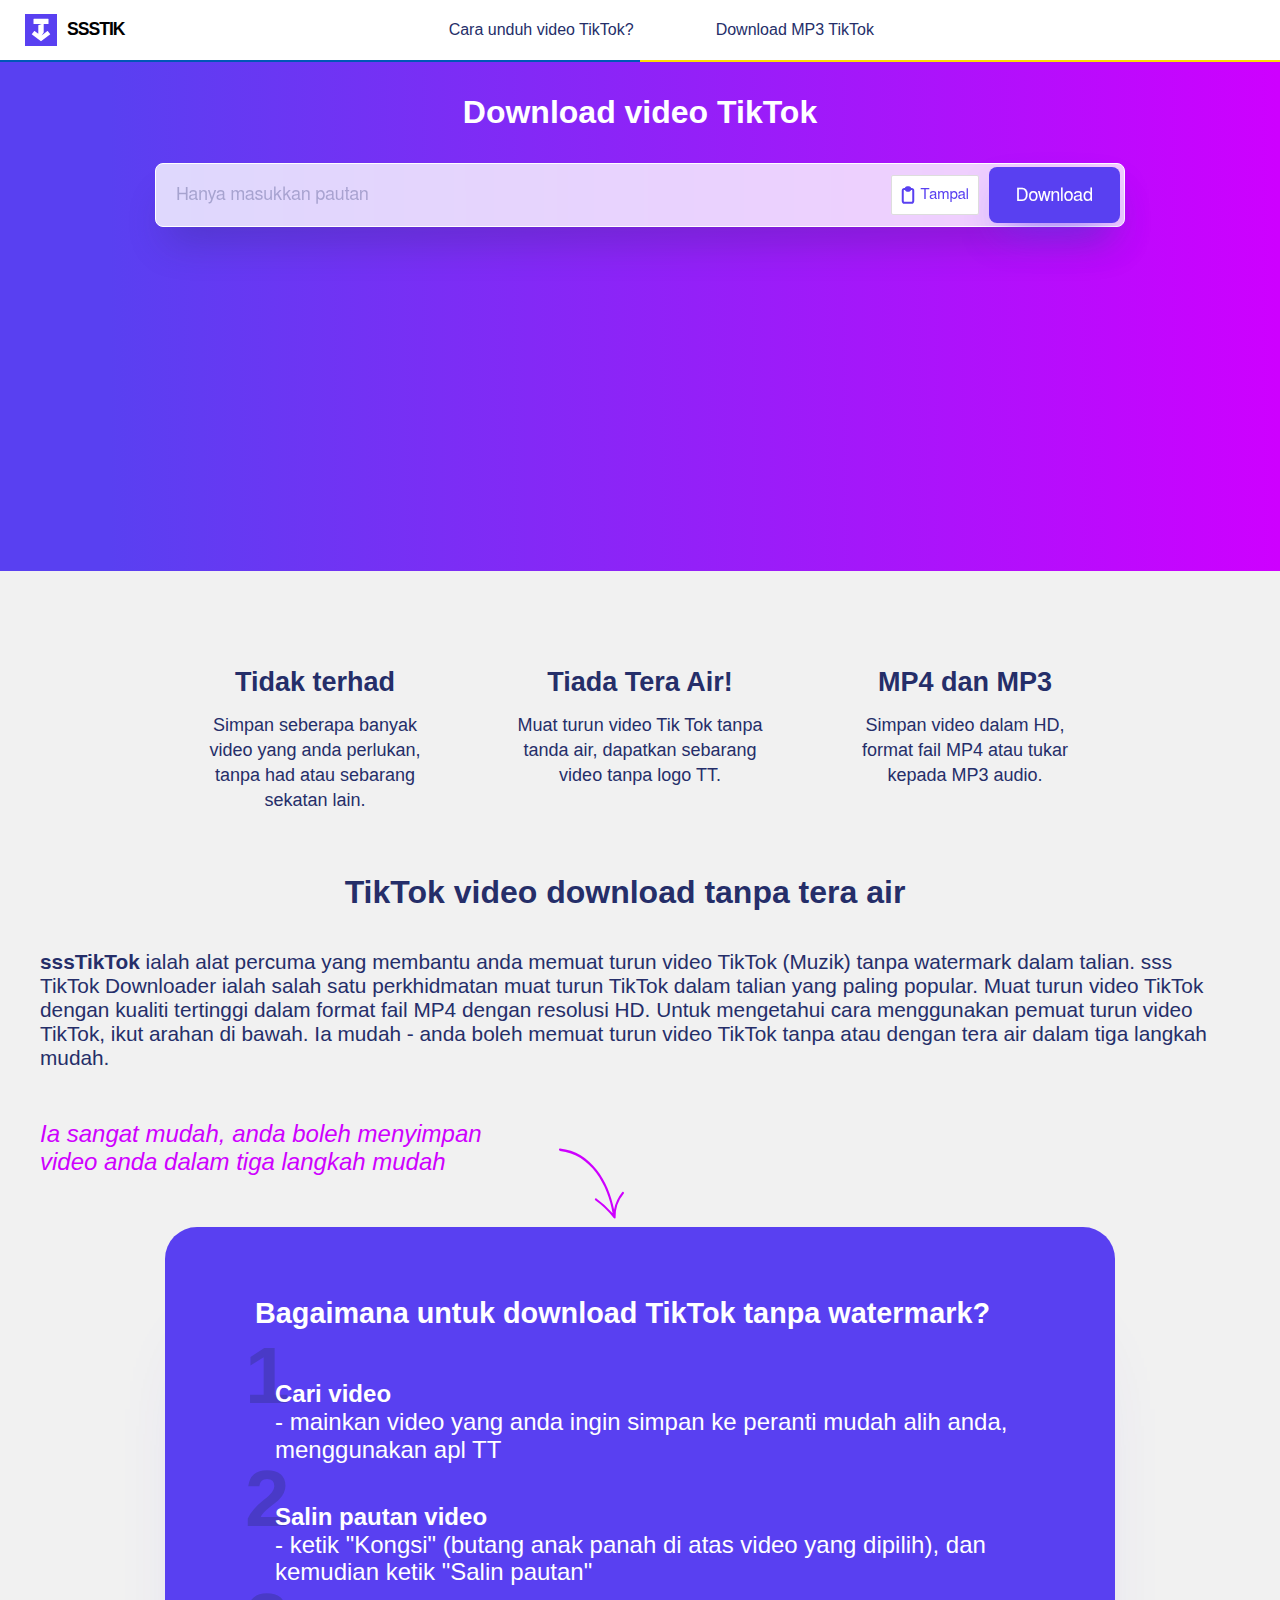
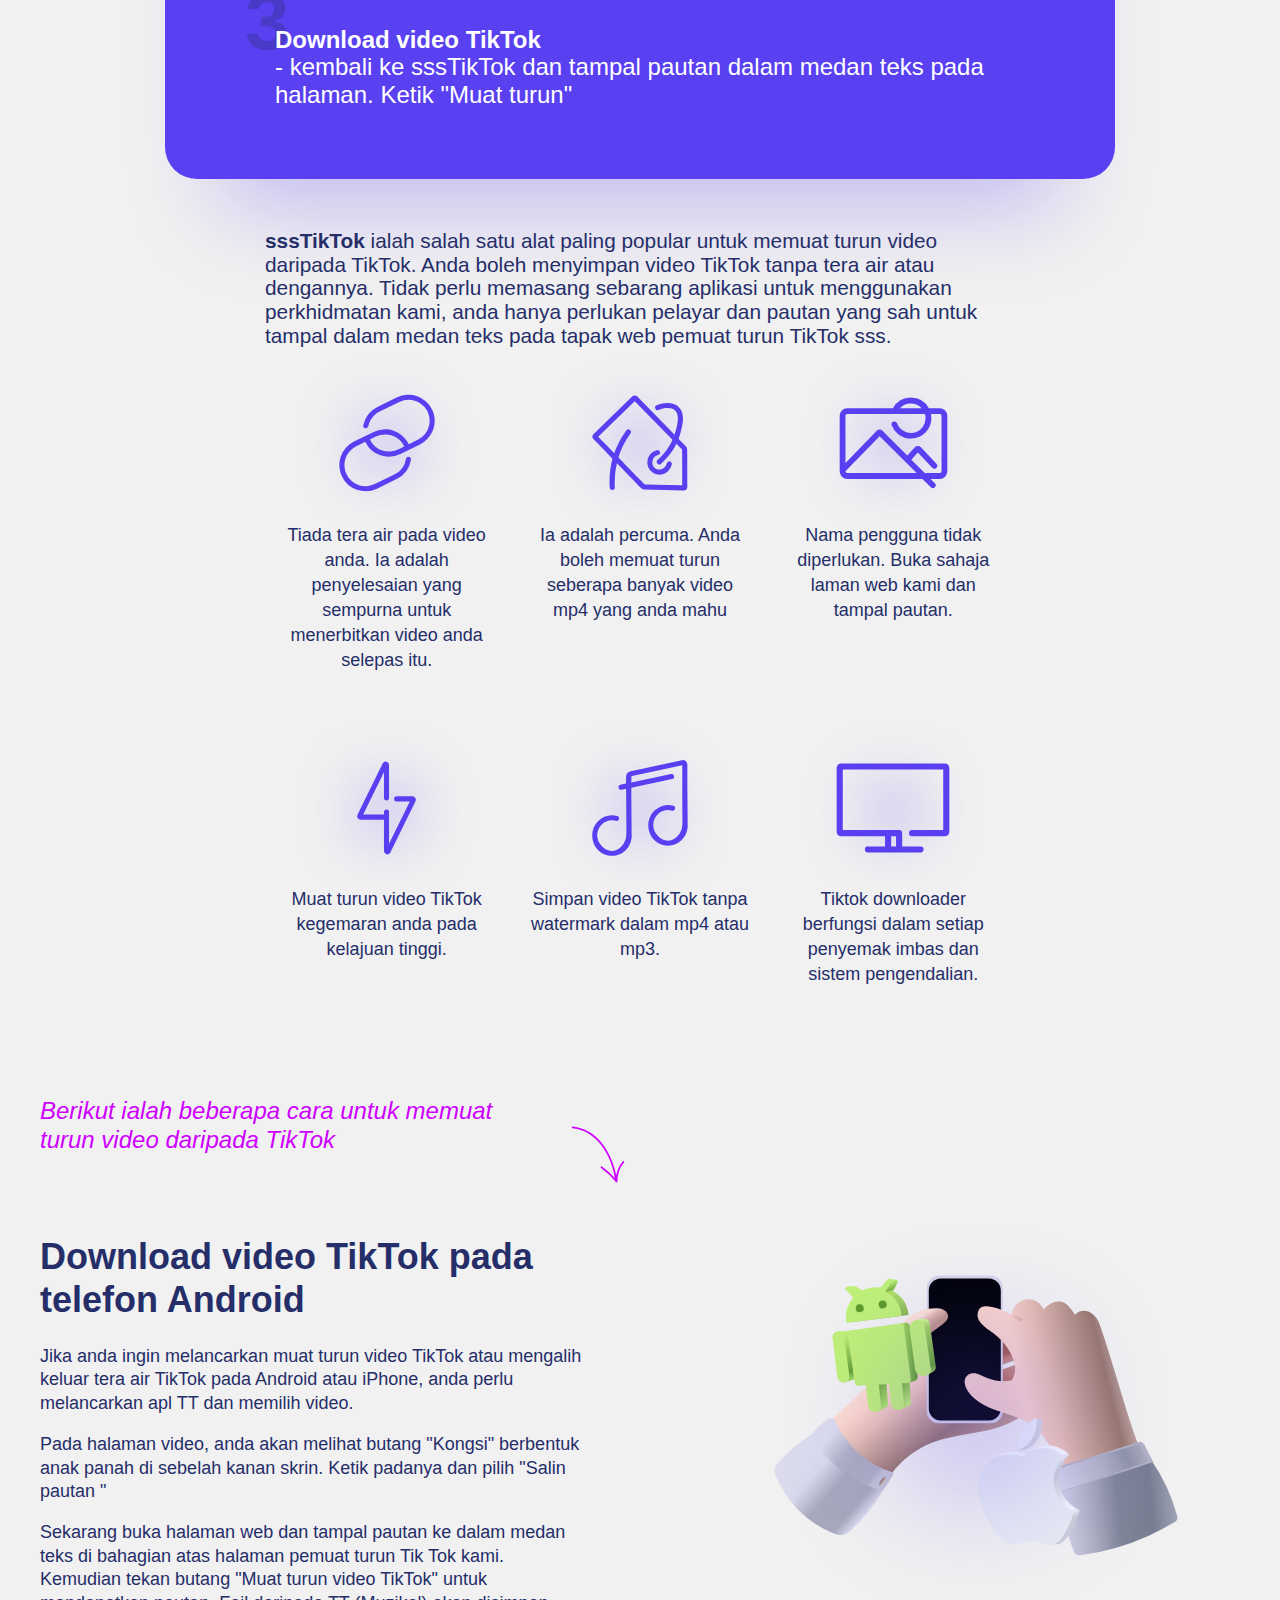
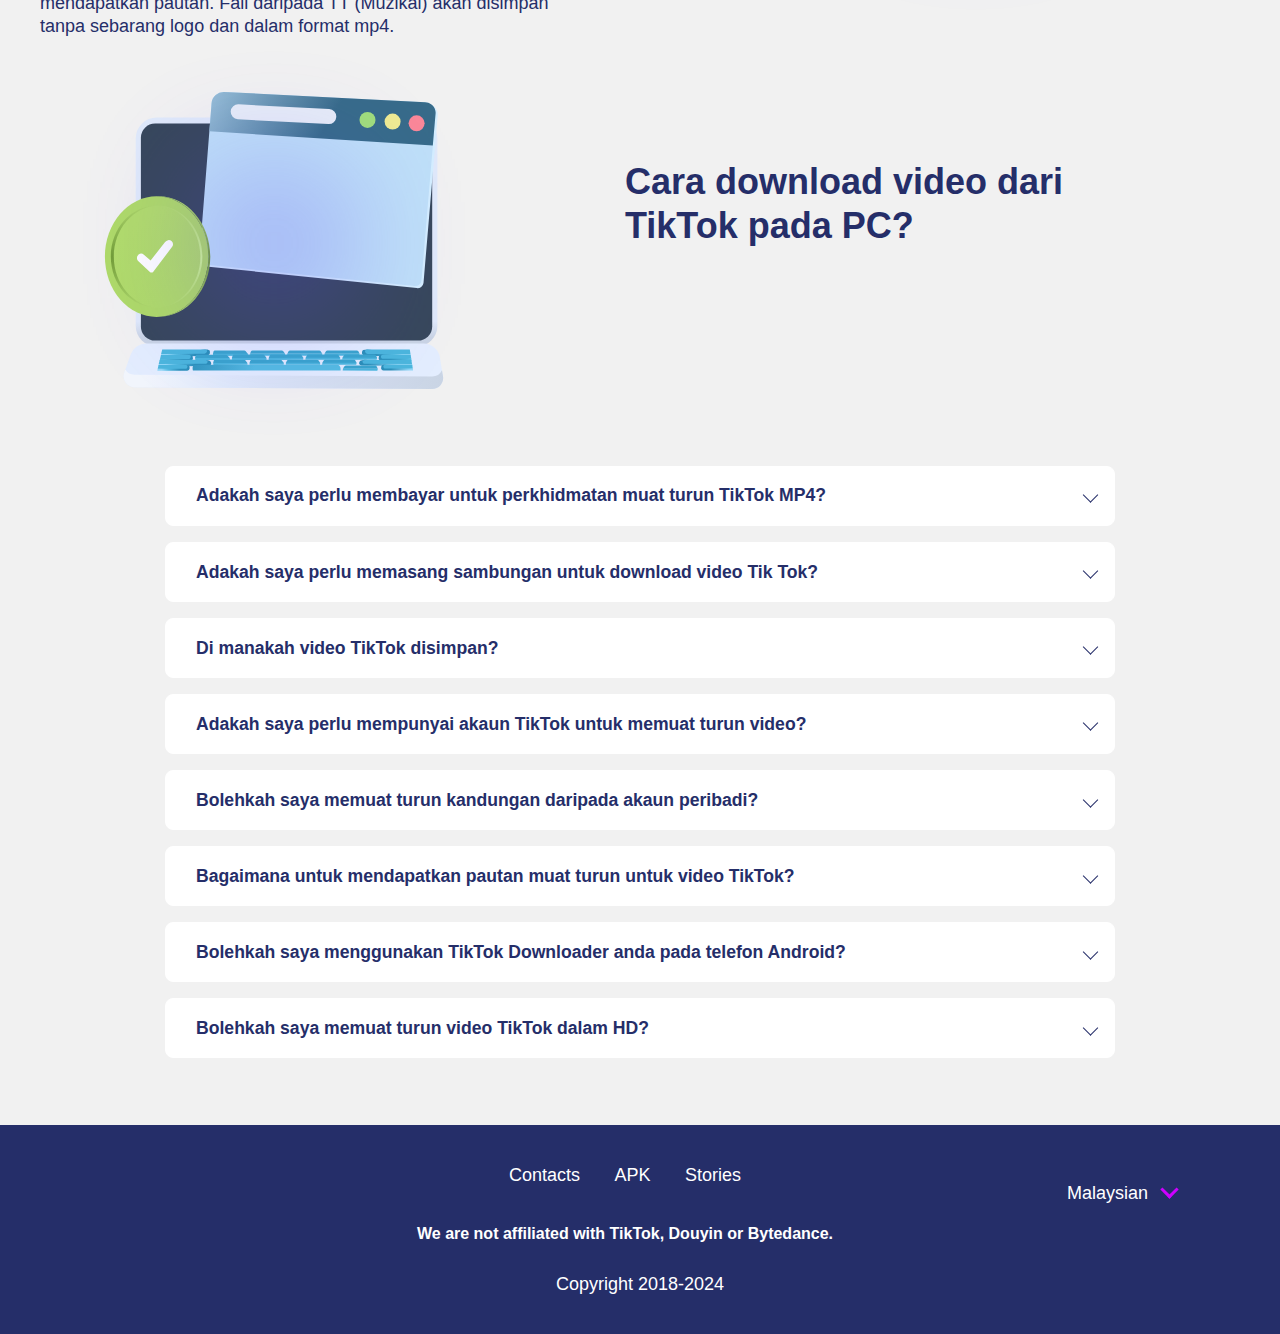
<file: ms.html>
<!DOCTYPE html>
<html lang="ms">

<head>
    <title>Download video TikTok tanpa watermark online dengan TikTok downloader</title>
<meta charset="utf-8">
<meta name="description" content="Download Video TikTok tanpa watermar terpantas! Simpan video anda dalam dua ketikan, pantas dan percuma. Dengan atau tanpa tera air dengan pemuat turun mp4 ssstiktok!">
<meta name="author" content="SSSTik.io">
<meta content="width=device-width, initial-scale=1.0, maximum-scale=5.0, shrink-to-fit=no" name="viewport">
<meta property="og:title" content="Download video TikTok tanpa watermark online dengan TikTok downloader">
<meta property="og:description" content="Download Video TikTok tanpa watermar terpantas! Simpan video anda dalam dua ketikan, pantas dan percuma. Dengan atau tanpa tera air dengan pemuat turun mp4 ssstiktok!">
<meta property="og:type" content="article">
<meta property="og:url" content="https://ssstik.io/ms">
<meta property="og:image" content="https://ssstik.io/images/og.png">
<meta property="og:site_name" content="SSSTik.io">
<meta name="google" content="notranslate">
<link rel="stylesheet" href="css/ssstik-style.min.css">
<link rel="preconnect" href="//www.google-analytics.com">
<link rel="dns-prefetch" href="//www.google-analytics.com">
<link rel="preconnect" href="//pagead2.googlesyndication.com" crossorigin>
<link rel="shortcut icon" href="favicons/7028--favicon.ico" type="image/x-icon">
<link rel="icon" href="favicons/3991--favicon.ico" type="image/x-icon">
<link rel="apple-touch-icon" sizes="180x180" href="favicons/2586--apple-touch-icon.png" alt="">
<link rel="icon" type="image/png" sizes="32x32" href="favicons/7474--favicon-32x32.png" alt="">
<link rel="icon" type="image/png" sizes="16x16" href="favicons/6392--favicon-16x16.png" alt="">
<link rel="manifest" href="/site.webmanifest">
<meta name="msapplication-TileColor" content="#472d4e">
<meta name="theme-color" content="#472d4e">
<link rel="apple-touch-icon-precomposed" href="favicons/4960--apple-touch-icon-precomposed.png">
<link rel="apple-touch-icon-precomposed" sizes="72x72" href="favicons/7858--apple-touch-icon-72x72-precomposed.png">
<link rel="apple-touch-icon-precomposed" sizes="76x76" href="favicons/4320--apple-touch-icon-76x76-precomposed.png">
<link rel="apple-touch-icon-precomposed" sizes="114x114" href="favicons/7393--apple-touch-icon-114x114-precomposed.png">
<link rel="apple-touch-icon-precomposed" sizes="120x120" href="favicons/2368--apple-touch-icon-120x120-precomposed.png">
<link rel="apple-touch-icon-precomposed" sizes="144x144" href="favicons/7366--apple-touch-icon-144x144-precomposed.png">
<link rel="apple-touch-icon-precomposed" sizes="152x152" href="favicons/881--apple-touch-icon-152x152-precomposed.png">
<link rel="apple-touch-icon-precomposed" sizes="180x180" href="favicons/4161--apple-touch-icon-180x180-precomposed.png">
<link rel="icon" sizes="192x192" href="favicons/3852--android-chrome-192x192.png">
<link rel="icon" sizes="512x512" href="favicons/9802--android-chrome-512x512.png">

<link rel="canonical" href="https://ssstik.io/ms">
<link rel="alternate" href="https://ssstik.io/" hreflang="en">
<link rel="alternate" href="https://ssstik.io/" hreflang="en-US">
<link rel="alternate" href="https://ssstik.io/ru" hreflang="ru">
<link rel="alternate" href="https://ssstik.io/tr" hreflang="tr">
<link rel="alternate" href="https://ssstik.io/es" hreflang="es">
<link rel="alternate" href="https://ssstik.io/pt" hreflang="pt">
<link rel="alternate" href="https://ssstik.io/fr" hreflang="fr">
<link rel="alternate" href="https://ssstik.io/de" hreflang="de">
<link rel="alternate" href="https://ssstik.io/vi" hreflang="vi">
<link rel="alternate" href="https://ssstik.io/id" hreflang="id">
<link rel="alternate" href="https://ssstik.io/ja" hreflang="ja">
<link rel="alternate" href="https://ssstik.io/ko" hreflang="ko">
<link rel="alternate" href="https://ssstik.io/ar" hreflang="ar">
<link rel="alternate" href="https://ssstik.io/th" hreflang="th">
<link rel="alternate" href="https://ssstik.io/it" hreflang="it">
<link rel="alternate" href="https://ssstik.io/pl" hreflang="pl">
<link rel="alternate" href="https://ssstik.io/ms" hreflang="ms">
<link rel="alternate" href="https://ssstik.io/uk" hreflang="uk">
<link rel="alternate" href="https://ssstik.io/nl" hreflang="nl">
<link rel="alternate" href="https://ssstik.io/ro" hreflang="ro">
<link rel="alternate" href="https://ssstik.io/in" hreflang="en-in">
<link rel="alternate" href="https://ssstik.io/" hreflang="x-default">
    <meta name="lb-version" content="lb3">
    <meta name="apple-itunes-app" content="app-id=1618823987, affiliate-data=ct=smartssstik">
    </head>

<body class="ms bg-grey" id="sss_body">
    <!-- Google Tag Manager (noscript) -->
    <noscript><iframe src="https://www.googletagmanager.com/ns.html?id=GTM-K3K8RD9" height="0" width="0" style="display:none;visibility:hidden"></iframe></noscript>
    <!-- End Google Tag Manager (noscript) -->
    <header>
        <div class="home-menu pure-menu pure-menu-horizontal pure-menu-fixed">
            <div class="menu-wrapper">
                <a class="pure-menu-heading" href="ms.html">
                    <div class="sss">
                        <img src="images/images-logosmall.svg" width="32" height="32" alt="tiktok downloader">
                        <div>
                            sssTik                        </div>
                    </div>
                </a>
                <div id="menu" class="pure-menu pure-menu-horizontal">
    <ul class="pure-menu-list u-oh">
                <li class="pure-menu-item">
            <a href="how-to-download-tiktok-video.html" class="pure-menu-link">Cara unduh video TikTok?</a>
        </li>
        <li class="pure-menu-item">
            <a href="download-tiktok-mp3.html" class="pure-menu-link">Download MP3 TikTok</a>
        </li>
            </ul>
</div>                <div class="flex-1">
                    <div id="twt_promo">
    <a href="https://play.google.com/store/apps/details?id=com.video.videodownloader_appdl" rel="nofollow noopener" target="_blank" class="download_with_app" id="dwapp">
        <span>
            Muat turun dengan App        </span>
        <span>
            Pasang apl        </span>
    </a>
</div>
                </div>

                <nav id="menu__toggle__wrapper">
                    <div id="menuToggle">
                        <input type="checkbox" id="menu_toggler">
                        <label for="menu_toggler"></label>
                        <span class="bar"></span>
                        <span class="bar"></span>
                        <span class="bar"></span>
                    </div>
                </nav>
            </div>
            <span class="standforukraine">
                <i></i>
                <i></i>
            </span>
        </div>

    </header>
    <main>
        <section><div class="splash-container" id="splash" hx-ext="include-vals">
    <div id="splash_wrapper" class="splash" style="max-width: 1680px;">

        <h1 class="splash-head hide-after-request" id="bigmessage">
            Download video TikTok        </h1>
        <div class="error-container-wrapper">
            <div id="errorContainer"></div>
        </div>
                <form class="pure-form pure-g hide-after-request" id="_gcaptcha_pt" rel="nofollow" hx-post="/abc?url=dl">
            <div class="loader loader--style8 htmx-indicator pure-u-1" id="main_loader">
            </div>
            <div class="relative u-fw">
                <input id="main_page_text" title="https://m.tiktok.com/v/6606727368545406213.html" name="id" type="text" class="form-control input-lg" placeholder="Hanya masukkan pautan" autofocus disabled required>
                <input id="locale" name="locale" type="hidden" value="ms">
                <button id="paste" type="button" style="display: none">
                    <svg data-v-611f7da7="" width="14" height="18" viewbox="0 0 14 18" fill="none" xmlns="http://www.w3.org/2000/svg">
                        <path data-v-611f7da7="" d="M4.75 2.9625C4.75 2.505 4.90804 2.06624 5.18934 1.74274C5.47064 1.41924 5.85218 1.2375 6.25 1.2375H7.75C8.14782 1.2375 8.52936 1.41924 8.81066 1.74274C9.09196 2.06624 9.25 2.505 9.25 2.9625M4.75 2.9625H3.25C2.85218 2.9625 2.47064 3.14424 2.18934 3.46774C1.90804 3.79124 1.75 4.23 1.75 4.6875V15.0375C1.75 15.495 1.90804 15.9338 2.18934 16.2573C2.47064 16.5808 2.85218 16.7625 3.25 16.7625H10.75C11.1478 16.7625 11.5294 16.5808 11.8107 16.2573C12.092 15.9338 12.25 15.495 12.25 15.0375V4.6875C12.25 4.23 12.092 3.79124 11.8107 3.46774C11.5294 3.14424 11.1478 2.9625 10.75 2.9625H9.25H4.75ZM4.75 2.9625C4.75 3.41999 4.90804 3.85875 5.18934 4.18225C5.47064 4.50576 5.85218 4.6875 6.25 4.6875H7.75C8.14782 4.6875 8.52936 4.50576 8.81066 4.18225C9.09196 3.85875 9.25 3.41999 9.25 2.9625H4.75Z" stroke="#383838" stroke-width="2" stroke-linecap="round" stroke-linejoin="round"></path>
                    </svg>
                    <span>
                        Tampal                    </span>
                </button>

                <button id="clear" type="button" style="display: none">
                    <svg data-v-611f7da7="" width="14px" height="14px" viewbox="0 0 320 512" xmlns="http://www.w3.org/2000/svg">
                        <path data-v-611f7da7="" d="M207.6 256l107.72-107.72c6.23-6.23 6.23-16.34 0-22.58l-25.03-25.03c-6.23-6.23-16.34-6.23-22.58 0L160 208.4 52.28 100.68c-6.23-6.23-16.34-6.23-22.58 0L4.68 125.7c-6.23 6.23-6.23 16.34 0 22.58L112.4 256 4.68 363.72c-6.23 6.23-6.23 16.34 0 22.58l25.03 25.03c6.23 6.23 16.34 6.23 22.58 0L160 303.6l107.72 107.72c6.23 6.23 16.34 6.23 22.58 0l25.03-25.03c6.23-6.23 6.23-16.34 0-22.58L207.6 256z" fill="#4a4a4a"></path>
                    </svg>
                    <span>
                        Kosongkan                    </span>
                </button>
                                <button type="submit" id="submit" class="vignette_active pure-button-primary" disabled>
                    <span>Download</span>
                    <span>Sila tunggu</span>
                </button>
            </div>
        </form>
                <div class="adcontainer_big" id="ad_main">
            <!-- AD:START -->
<ins class="adsbygoogle" id="googlead_main" data-ad-format="auto" data-full-width-responsive="true"></ins>
<!-- AD:END -->        </div>
        <div id="target"></div>
    </div>
</div></section>        <div id="main_body_hide" class="hide-after-request">
            <section><div class="content">        <div class="main-highlights" style="max-width: 900px; margin: 0 auto; ">
        <div class="responsive">
            
            <div class="content is-center">
                <p class="text-color--main u-bigger-text">
                    Tidak terhad                </p>
                <div>
                    Simpan seberapa banyak video yang anda perlukan, tanpa had atau sebarang sekatan lain.                </div>
            </div>
        </div>

        <div class="responsive">
                        <div class="content is-center">
                <p class="text-color--main u-bigger-text">
                    Tiada Tera Air!                </p>
                <div>
                    Muat turun video Tik Tok tanpa tanda air, dapatkan sebarang video tanpa logo TT.                </div>
            </div>
        </div>

        <div class="responsive">
                        <div class="content is-center">
                <p class="text-color--main u-bigger-text">
                    MP4 dan MP3                </p>
                <div>
                    Simpan video dalam HD, format fail MP4 atau tukar kepada MP3 audio.                </div>
            </div>
        </div>
    </div>
</div></section><div class="content-visibility">    <section class="text">
        <div class="text__container">
            <h2>TikTok video download tanpa tera air</h2>
            <div class="text__desc">
                <b>sssTikTok</b> ialah alat percuma yang membantu anda memuat turun video TikTok (Muzik) tanpa watermark dalam talian. sss TikTok Downloader ialah salah satu perkhidmatan muat turun TikTok dalam talian yang paling popular. Muat turun video TikTok dengan kualiti tertinggi dalam format fail MP4 dengan resolusi HD. Untuk mengetahui cara menggunakan pemuat turun video TikTok, ikut arahan di bawah. Ia mudah - anda boleh memuat turun video TikTok tanpa atau dengan tera air dalam tiga langkah mudah.            </div>
            <div class="info-arrow">
                Ia sangat mudah, anda boleh menyimpan video anda dalam tiga langkah mudah                                    <img src="images/images-infoarrow.svg" alt="" width="67">
                            </div>
        </div>

        <div class="blue__block">
            <h3>Bagaimana untuk download TikTok tanpa watermark?</h3>
            
<ol>
<li><b>Cari video</b> - mainkan video yang anda ingin simpan ke peranti mudah alih anda, menggunakan apl TT</li>
<li><b>Salin pautan video</b> - ketik "Kongsi" (butang anak panah di atas video yang dipilih), dan kemudian ketik "Salin pautan"</li>
<li><b>Download video TikTok</b> - kembali ke sssTikTok dan tampal pautan dalam medan teks pada halaman. Ketik "Muat turun"</li>
</ol>
        </div>
    </section>
    

<section id="six__items">
    <div class="container">
        <div class="six__items_header">
            <b>sssTikTok</b> ialah salah satu alat paling popular untuk memuat turun video daripada TikTok. Anda boleh menyimpan video TikTok tanpa tera air atau dengannya. Tidak perlu memasang sebarang aplikasi untuk menggunakan perkhidmatan kami, anda hanya perlukan pelayar dan pautan yang sah untuk tampal dalam medan teks pada tapak web pemuat turun TikTok sss.        </div>
        <div class="six__items_wrapper">
                                    <div class="six__items_item">
                <div class="six__items_image">
                    <img src="images/images-link.svg" alt="" height="110" width="110" loading="lazy">
                </div>
                <div class="six__items_text">
                    Tiada tera air pada video anda. Ia adalah penyelesaian yang sempurna untuk menerbitkan video anda selepas itu.                </div>
            </div>
                                    <div class="six__items_item">
                <div class="six__items_image">
                    <img src="images/images-price.svg" alt="" height="110" width="110" loading="lazy">
                </div>
                <div class="six__items_text">
                    Ia adalah percuma. Anda boleh memuat turun seberapa banyak video mp4 yang anda mahu                </div>
            </div>
                                    <div class="six__items_item">
                <div class="six__items_image">
                    <img src="images/images-gallery.svg" alt="" height="110" width="125" loading="lazy">
                </div>
                <div class="six__items_text">
                    Nama pengguna tidak diperlukan. Buka sahaja laman web kami dan tampal pautan.                </div>
            </div>
                                    <div class="six__items_item">
                <div class="six__items_image">
                    <img src="images/images-power.svg" alt="" height="110" width="73" loading="lazy">
                </div>
                <div class="six__items_text">
                    Muat turun video TikTok kegemaran anda pada kelajuan tinggi.                </div>
            </div>
                                    <div class="six__items_item">
                <div class="six__items_image">
                    <img src="images/images-music.svg" alt="" height="110" width="110" loading="lazy">
                </div>
                <div class="six__items_text">
                    Simpan video TikTok tanpa watermark dalam mp4 atau mp3.                </div>
            </div>
                                    <div class="six__items_item">
                <div class="six__items_image">
                    <img src="images/images-tv.svg" alt="" height="110" width="132" loading="lazy">
                </div>
                <div class="six__items_text">
                    Tiktok downloader berfungsi dalam setiap penyemak imbas dan sistem pengendalian.                </div>
            </div>
                    </div>
    </div>
</section>
        <section>
        <div class="main__content">
            <div class="main__content__container">
                <div class="info-arrow">
                    Berikut ialah beberapa cara untuk memuat turun video daripada TikTok                                                                    <img src="images/images-infoarrow.svg" alt="" width="54">
                                    </div>
            </div>

                                        <div class="main__content__container u-m-bottom d-flex">
                    <div class="u-smaller-text flex-1 align-items-center text text--text">
                        <h3>Download video TikTok pada telefon Android                        </h3>
                        <p>Jika anda ingin melancarkan muat turun video TikTok atau mengalih keluar tera air TikTok pada Android atau iPhone, anda perlu melancarkan apl TT dan memilih video.</p>
<p>Pada halaman video, anda akan melihat butang "Kongsi" berbentuk anak panah di sebelah kanan skrin. Ketik padanya dan pilih "Salin pautan "</p>
<p>Sekarang buka halaman web dan tampal pautan ke dalam medan teks di bahagian atas halaman pemuat turun Tik Tok kami. Kemudian tekan butang "Muat turun video TikTok" untuk mendapatkan pautan. Fail daripada TT (Muzikal) akan disimpan tanpa sebarang logo dan dalam format mp4.</p>                    </div>
                    <div class="d-flex align-items-center text--image">
                        <div class="flex-1 image__wrapper">

                            <img src="images/images-download.svg" loading="lazy" width="416" height="289" alt="tiktok downloader android">
                        </div>
                    </div>
                </div>
                                        <div class="main__content__container u-m-bottom d-flex">
                    <div class="d-flex text-pr align-items-center text--image">
                        <div class="flex-1 image__wrapper">
                            <img src="images/images-video.svg" loading="lazy" width="368" height="321" alt="download tiktok video pc">
                        </div>
                    </div>
                    <div class="u-smaller-text flex-1 align-items-center text text--text">
                        <h3>Cara download video dari TikTok pada PC?                        </h3>
                                            </div>
                </div>
                                </div>
    </section>
                <section id="accordion">
            <div class="accordion__container" itemprop="mainEntity" itemscope="" itemtype="https://schema.org/FAQPage">
                                    <div itemscope="" itemprop="mainEntity" itemtype="https://schema.org/Question" class="faq-drawer">
                        <input class="faq-drawer__trigger" id="faq-drawer-0" type="checkbox"><label class="faq-drawer__title accordion" for="faq-drawer-0" itemprop="name">Adakah saya perlu membayar untuk perkhidmatan muat turun TikTok MP4?</label>
                        <div class="panel faq-drawer__content-wrapper" data-panel="panel-0" itemscope="" itemprop="acceptedAnswer" itemtype="https://schema.org/Answer">
                            <div itemprop="text" class="faq-drawer__content">
                                Tidak, anda tidak perlu membayar apa-apa, kerana muat turun video TikTok kami sentiasa percuma!                            </div>
                        </div>
                    </div>
                                    <div itemscope="" itemprop="mainEntity" itemtype="https://schema.org/Question" class="faq-drawer">
                        <input class="faq-drawer__trigger" id="faq-drawer-1" type="checkbox"><label class="faq-drawer__title accordion" for="faq-drawer-1" itemprop="name">Adakah saya perlu memasang sambungan untuk download video Tik Tok?</label>
                        <div class="panel faq-drawer__content-wrapper" data-panel="panel-1" itemscope="" itemprop="acceptedAnswer" itemtype="https://schema.org/Answer">
                            <div itemprop="text" class="faq-drawer__content">
                                Tidak. Untuk download video Tik Tok dalam talian, anda hanya memerlukan pautan. Tampalkannya ke dalam medan input dan pilih format yang sesuai untuk penukaran.                            </div>
                        </div>
                    </div>
                                    <div itemscope="" itemprop="mainEntity" itemtype="https://schema.org/Question" class="faq-drawer">
                        <input class="faq-drawer__trigger" id="faq-drawer-2" type="checkbox"><label class="faq-drawer__title accordion" for="faq-drawer-2" itemprop="name">Di manakah video TikTok disimpan?</label>
                        <div class="panel faq-drawer__content-wrapper" data-panel="panel-2" itemscope="" itemprop="acceptedAnswer" itemtype="https://schema.org/Answer">
                            <div itemprop="text" class="faq-drawer__content">
                                Apabila anda download video TikTok, fail biasanya disimpan ke lokasi lalai anda. Dalam tetapan penyemak imbas anda, anda boleh menukar dan memilih folder destinasi secara manual untuk video TikTok anda yang dimuat turun.                            </div>
                        </div>
                    </div>
                                    <div itemscope="" itemprop="mainEntity" itemtype="https://schema.org/Question" class="faq-drawer">
                        <input class="faq-drawer__trigger" id="faq-drawer-3" type="checkbox"><label class="faq-drawer__title accordion" for="faq-drawer-3" itemprop="name">Adakah saya perlu mempunyai akaun TikTok untuk memuat turun video?</label>
                        <div class="panel faq-drawer__content-wrapper" data-panel="panel-3" itemscope="" itemprop="acceptedAnswer" itemtype="https://schema.org/Answer">
                            <div itemprop="text" class="faq-drawer__content">
                                Tidak, anda tidak perlu mempunyai akaun TT. Anda boleh memuat turun mana-mana video TikTok apabila anda mempunyai pautan kepadanya, cuma tampalkannya ke dalam medan muat turun di bahagian atas halaman dan klik "Muat Turun". Ia akan siap dalam beberapa saat.                            </div>
                        </div>
                    </div>
                                    <div itemscope="" itemprop="mainEntity" itemtype="https://schema.org/Question" class="faq-drawer">
                        <input class="faq-drawer__trigger" id="faq-drawer-4" type="checkbox"><label class="faq-drawer__title accordion" for="faq-drawer-4" itemprop="name">Bolehkah saya memuat turun kandungan daripada akaun peribadi?</label>
                        <div class="panel faq-drawer__content-wrapper" data-panel="panel-4" itemscope="" itemprop="acceptedAnswer" itemtype="https://schema.org/Answer">
                            <div itemprop="text" class="faq-drawer__content">
                                TikTok downloader kami tidak boleh mengakses kandungan akaun peribadi dan tidak boleh menyimpan video dari sana. Anda mesti memastikan akaun tersebut terbuka untuk kami memuat turun video TikTok untuk anda.                            </div>
                        </div>
                    </div>
                                    <div itemscope="" itemprop="mainEntity" itemtype="https://schema.org/Question" class="faq-drawer">
                        <input class="faq-drawer__trigger" id="faq-drawer-5" type="checkbox"><label class="faq-drawer__title accordion" for="faq-drawer-5" itemprop="name">Bagaimana untuk mendapatkan pautan muat turun untuk video TikTok?</label>
                        <div class="panel faq-drawer__content-wrapper" data-panel="panel-5" itemscope="" itemprop="acceptedAnswer" itemtype="https://schema.org/Answer">
                            <div itemprop="text" class="faq-drawer__content">
                                Buka apl TikTok dan Pilih video yang ingin anda muat turun. Klik "Kongsi" dan cari butang di sana "Salin Pautan".Muat turun anda tanpa URL tera air sudah sedia pada papan keratan anda.                            </div>
                        </div>
                    </div>
                                    <div itemscope="" itemprop="mainEntity" itemtype="https://schema.org/Question" class="faq-drawer">
                        <input class="faq-drawer__trigger" id="faq-drawer-6" type="checkbox"><label class="faq-drawer__title accordion" for="faq-drawer-6" itemprop="name">Bolehkah saya menggunakan TikTok Downloader anda pada telefon Android?</label>
                        <div class="panel faq-drawer__content-wrapper" data-panel="panel-6" itemscope="" itemprop="acceptedAnswer" itemtype="https://schema.org/Answer">
                            <div itemprop="text" class="faq-drawer__content">
                                Ya, anda boleh menggunakan ssstik untuk menyimpan video TikTok tanpa tera air pada telefon Android. Perkhidmatan kami adalah 100 peratus percuma, sangat pantas dan sentiasa dikemas kini.                            </div>
                        </div>
                    </div>
                                    <div itemscope="" itemprop="mainEntity" itemtype="https://schema.org/Question" class="faq-drawer">
                        <input class="faq-drawer__trigger" id="faq-drawer-7" type="checkbox"><label class="faq-drawer__title accordion" for="faq-drawer-7" itemprop="name">Bolehkah saya memuat turun video TikTok dalam HD?</label>
                        <div class="panel faq-drawer__content-wrapper" data-panel="panel-7" itemscope="" itemprop="acceptedAnswer" itemtype="https://schema.org/Answer">
                            <div itemprop="text" class="faq-drawer__content">
                                Sudah tentu! sssTik ialah pemuat turun video TikTok resolusi tertinggi. Jika kami menemui video di TT dengan resolusi HD Penuh atau lebih tinggi, kami akan segera menunjukkan pautan untuk memuat turun TikTok tanpa tera air dalam kualiti tinggi.                            </div>
                        </div>
                    </div>
                            </div>
        </section>
</div>        </div>
            </main>

    <div class="modal micromodal-slide" id="ad-vignette" aria-hidden="true">
    <div class="modal__overlay" id="ovr" tabindex="-1" data-micromodal-close>
        <div class="modal__container" role="dialog" aria-modal="true" aria-labelledby="ad-vignette-title">
            <header class="modal__header" id="ad-vignette-header">
            </header>
            <main class="modal__content" id="ad-vignette-content">
            </main>
            <footer class="modal__footer" id="ad-vignette-footer">
                <button class="modal__btn" data-micromodal-close aria-label="Close this dialog window">Close</button>
            </footer>
        </div>
    </div>
</div>
<div id="overlayimage">
</div>
    <footer id="footer">
    <div class="footer__container d-flex justify-content-between">
        <div class="flex-1">
        </div>
        <div class="flex-2">
            <nav class="footer__navigation flex-column">
                <div class="footer-row row-1">
                    <a href="contacts.html" target="_self">Contacts</a>

                                        <a href="apk.html" target="_self">APK</a>
                    <a href="download-tiktok-stories.html" target="_self">Stories</a>
                                    </div>
                <div class="footer-row row-2">
                    <b>We are not affiliated with TikTok, Douyin or Bytedance.</b>
                </div>
                <script type="application/ld+json">
                    {
                        "@context": "http://schema.org",
                        "@type": "Organization",
                        "name": "SSSTik",
                        "url": "https://ssstik.io",
                        "logo": "https://ssstik.io/apple-touch-icon-180x180-precomposed.png",
                        "image": "https://ssstik.io/images/og.png",
                        "description": "Fastest TikTok video downloader! Save your TikTok videos in two taps, fast and free. With or without a watermark with sss TikTok mp4 video downloader online",
                        "email": "contact@ssstik.io"
                    }
                </script>
                                <script type="application/ld+json">
                    {
                        "@context": "http://schema.org",
                        "@type": "WebApplication",
                        "name": "TikTok downloader",
                        "applicationCategory": "EntertainmentApplication",
                        "aggregateRating": {
                            "@type": "AggregateRating",
                            "ratingValue": "4.9",
                            "reviewCount": "297145"
                        }
                    }
                </script>
                            </nav>
        </div>
                <div class="flex-1 lang-wrapper">
            <ul id="language-switcher">
                <li class="">
                    <div id="menuLink1">
                        Malaysian&nbsp;&nbsp;&nbsp;
                    </div>
                    <ul class="pure-menu-children u-smaller-text u-shadow--black">
                        <li class="pure-menu-item"><a href="ssstik.html" lang="en" class="pure-menu-link">&nbsp;English</a></li><li class="pure-menu-item"><a href="id.html" lang="id" class="pure-menu-link">&nbsp;Bahasa&nbsp;Indonesia&#8236;</a></li><li class="pure-menu-item"><a href="de.html" lang="de" class="pure-menu-link">&nbsp;Deutsh</a></li><li class="pure-menu-item"><a href="es.html" lang="es" class="pure-menu-link">&nbsp;Espa&ntilde;ol</a></li><li class="pure-menu-item"><a href="fr.html" lang="fr" class="pure-menu-link">&nbsp;Fran&ccedil;ais</a></li><li class="pure-menu-item"><a href="ja.html" lang="ja" class="pure-menu-link">&nbsp;&#26085;&#26412;&#35486;</a></li><li class="pure-menu-item"><a href="ko.html" lang="ko" class="pure-menu-link">&nbsp;&#54620;&#44397;&#50612;</a></li><li class="pure-menu-item"><a href="pt.html" lang="pt" class="pure-menu-link">&nbsp;Portugu&ecirc;s&nbsp;(Brasil)</a></li><li class="pure-menu-item"><a href="ru.html" lang="ru" class="pure-menu-link">&nbsp;&#1056;&#1091;&#1089;&#1089;&#1082;&#1080;&#1081;</a></li><li class="pure-menu-item"><a href="tr.html" lang="tr" class="pure-menu-link">&nbsp;T&uuml;rk&ccedil;e&#8236;&#8236;</a></li><li class="pure-menu-item"><a href="vi.html" lang="vi" class="pure-menu-link">&nbsp;Ti&#7871;ng&nbsp;Vi&#7879;t</a></li><li class="pure-menu-item"><a href="ar.html" lang="ar" class="pure-menu-link">&nbsp;&#1575;&#1604;&#1593;&#1585;&#1576;&#1610;&#1577;</a></li><li class="pure-menu-item"><a href="th.html" lang="th" class="pure-menu-link">&nbsp;&#3652;&#3607;&#3618;</a></li><li class="pure-menu-item"><a href="it.html" lang="it" class="pure-menu-link">&nbsp;Italiano</a></li><li class="pure-menu-item"><a href="pl.html" lang="pl" class="pure-menu-link">&nbsp;Polskie</a></li><li class="pure-menu-item"><a href="uk.html" lang="uk" class="pure-menu-link">&nbsp;Ukrainian</a></li><li class="pure-menu-item"><a href="nl.html" lang="nl" class="pure-menu-link">&nbsp;Nederlands</a></li><li class="pure-menu-item"><a href="ro.html" lang="ro" class="pure-menu-link">&nbsp;Romanian</a></li>                    </ul>
                </li>
            </ul>
        </div>
        
    </div>
    <div class="text-center">
        <div class="copyright">
            Copyright 2018-2024        </div>
    </div>
    </footer>    <!-- GOOGLEAD_MINI:START Shows only on @media only screen and (min-width: 310px) and (max-width:500px) -->
<div id="adBottom">
    <div class="ad_sticky">
        <ins class="adsbygoogle" id="ad_bottom" data-full-width-responsive="true"></ins>
        <div class="ad-close" onclick="document.getElementById('adBottom').style.display = 'none';document.getElementById('footer').style.marginBottom='0'">
            <svg width="22px" height="22px" viewbox="0 0 16 16" class="bi bi-x" fill="#000" xmlns="http://www.w3.org/2000/svg">
                <path fill-rule="evenodd" d="M4.646 4.646a.5.5 0 0 1 .708 0L8 7.293l2.646-2.647a.5.5 0 0 1 .708.708L8.707 8l2.647 2.646a.5.5 0 0 1-.708.708L8 8.707l-2.646 2.647a.5.5 0 0 1-.708-.708L7.293 8 4.646 5.354a.5.5 0 0 1 0-.708z"></path>
            </svg>
        </div>
    </div>
</div>
<!-- GOOGLEAD_MINI:END -->
    <script>
        var s_n = 'ssstik.io',
            s_idgg =
            'GTM-K3K8RD9',
            s_locale = 'ms',
            s_blcklst = ['BY', 'RU'],
            s_altvign = ['XXX'],
            s_furl = 'abc',
            s_tt = 'Qk5NcEg4',
            s_prov =
            'google',
            s_ven = 1 ,
            s_mbe = 0 ,
            s_tbe = 1 ,
            s_gae = 1 ;
        var partnerAlerts = {
            unknown: 'VGFtcGFsK3BhdXRhbit5YW5nK2JldHVsK2RhbitjdWJhK2xhZ2k=',
            likee: '[base64]',
            snack: '',
            twitter: '[base64]',
            facebook: '[base64]',
            youtube: 'U29ycnklMkMrd2UrZG8rbm90K3N1cHBvcnQrWW91dHViZStsaW5rcyUyMQ==',
        };
        var powerTag = powerTag || {};
        powerTag.gdprShowConsentToolButton = false;
    </script>
    <script src="js/js-script_ssstik.min.js" defer></script>
</body>

</html>
</file>
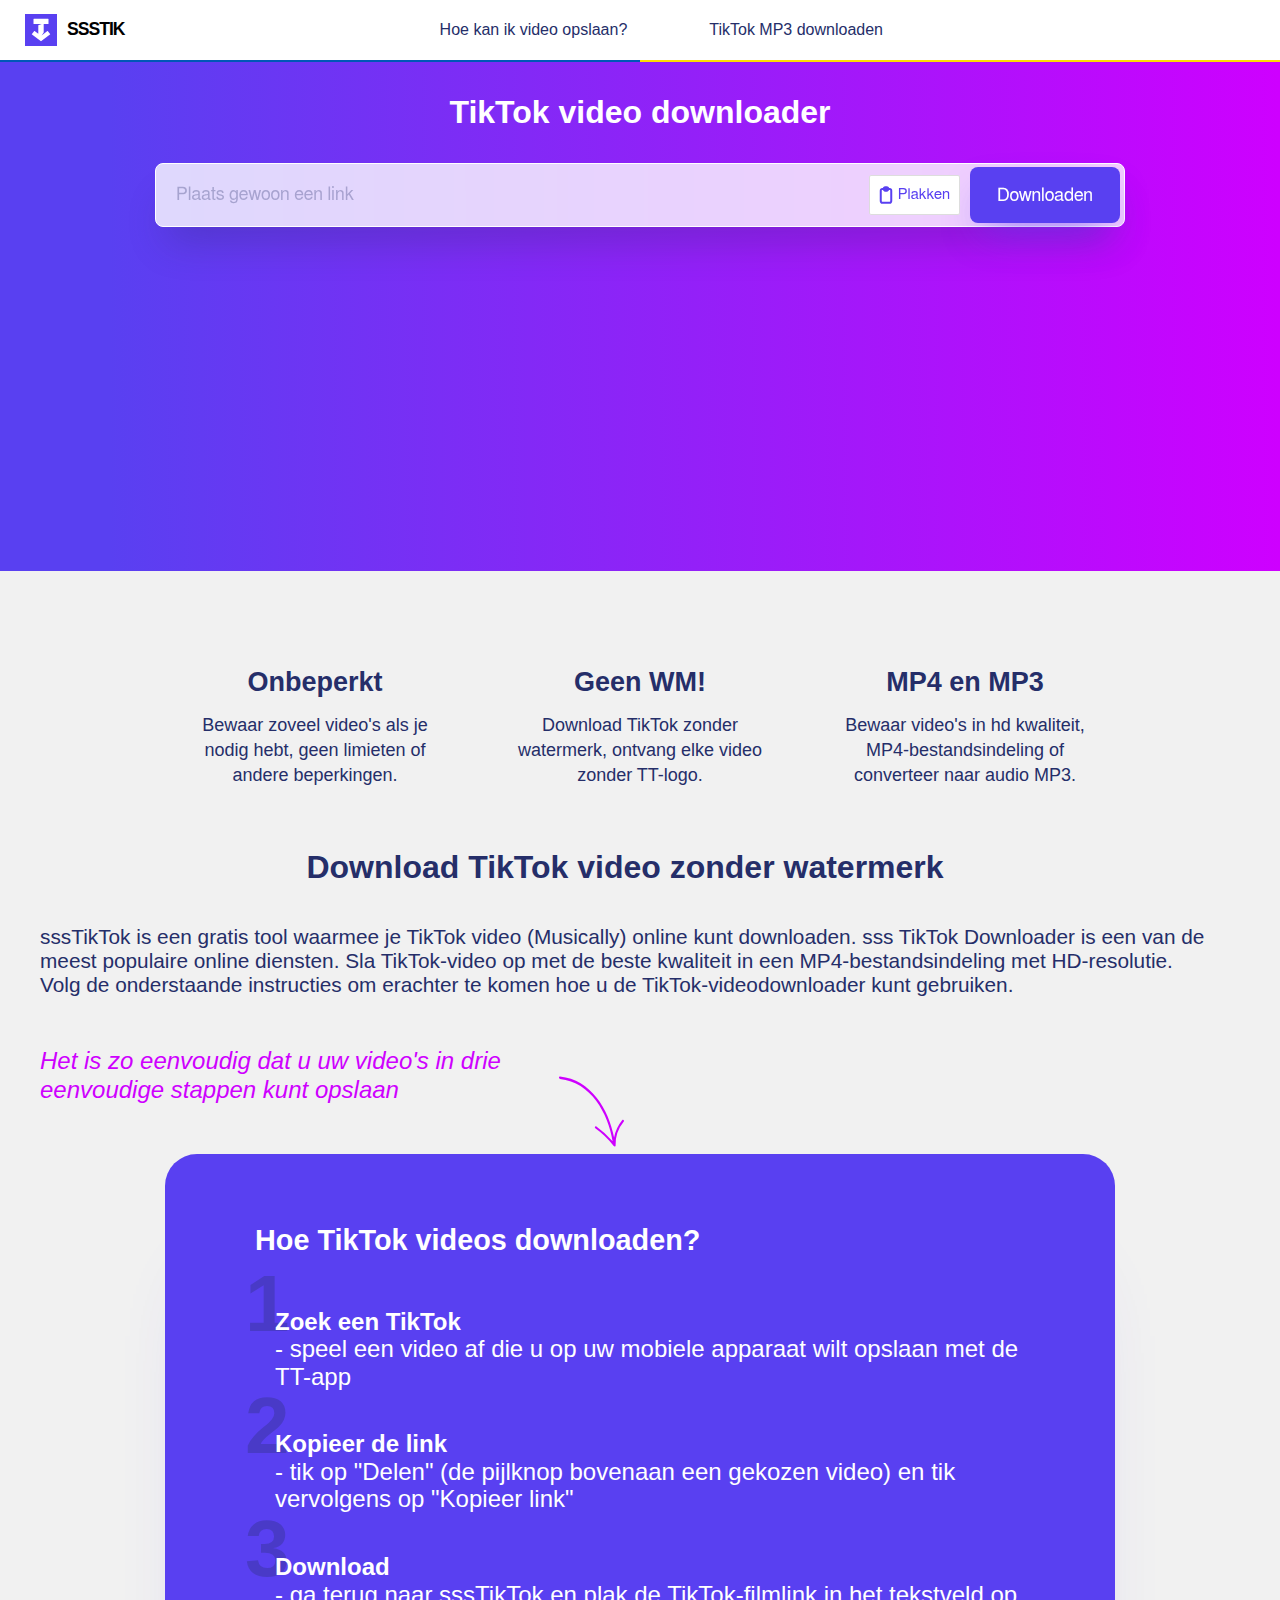
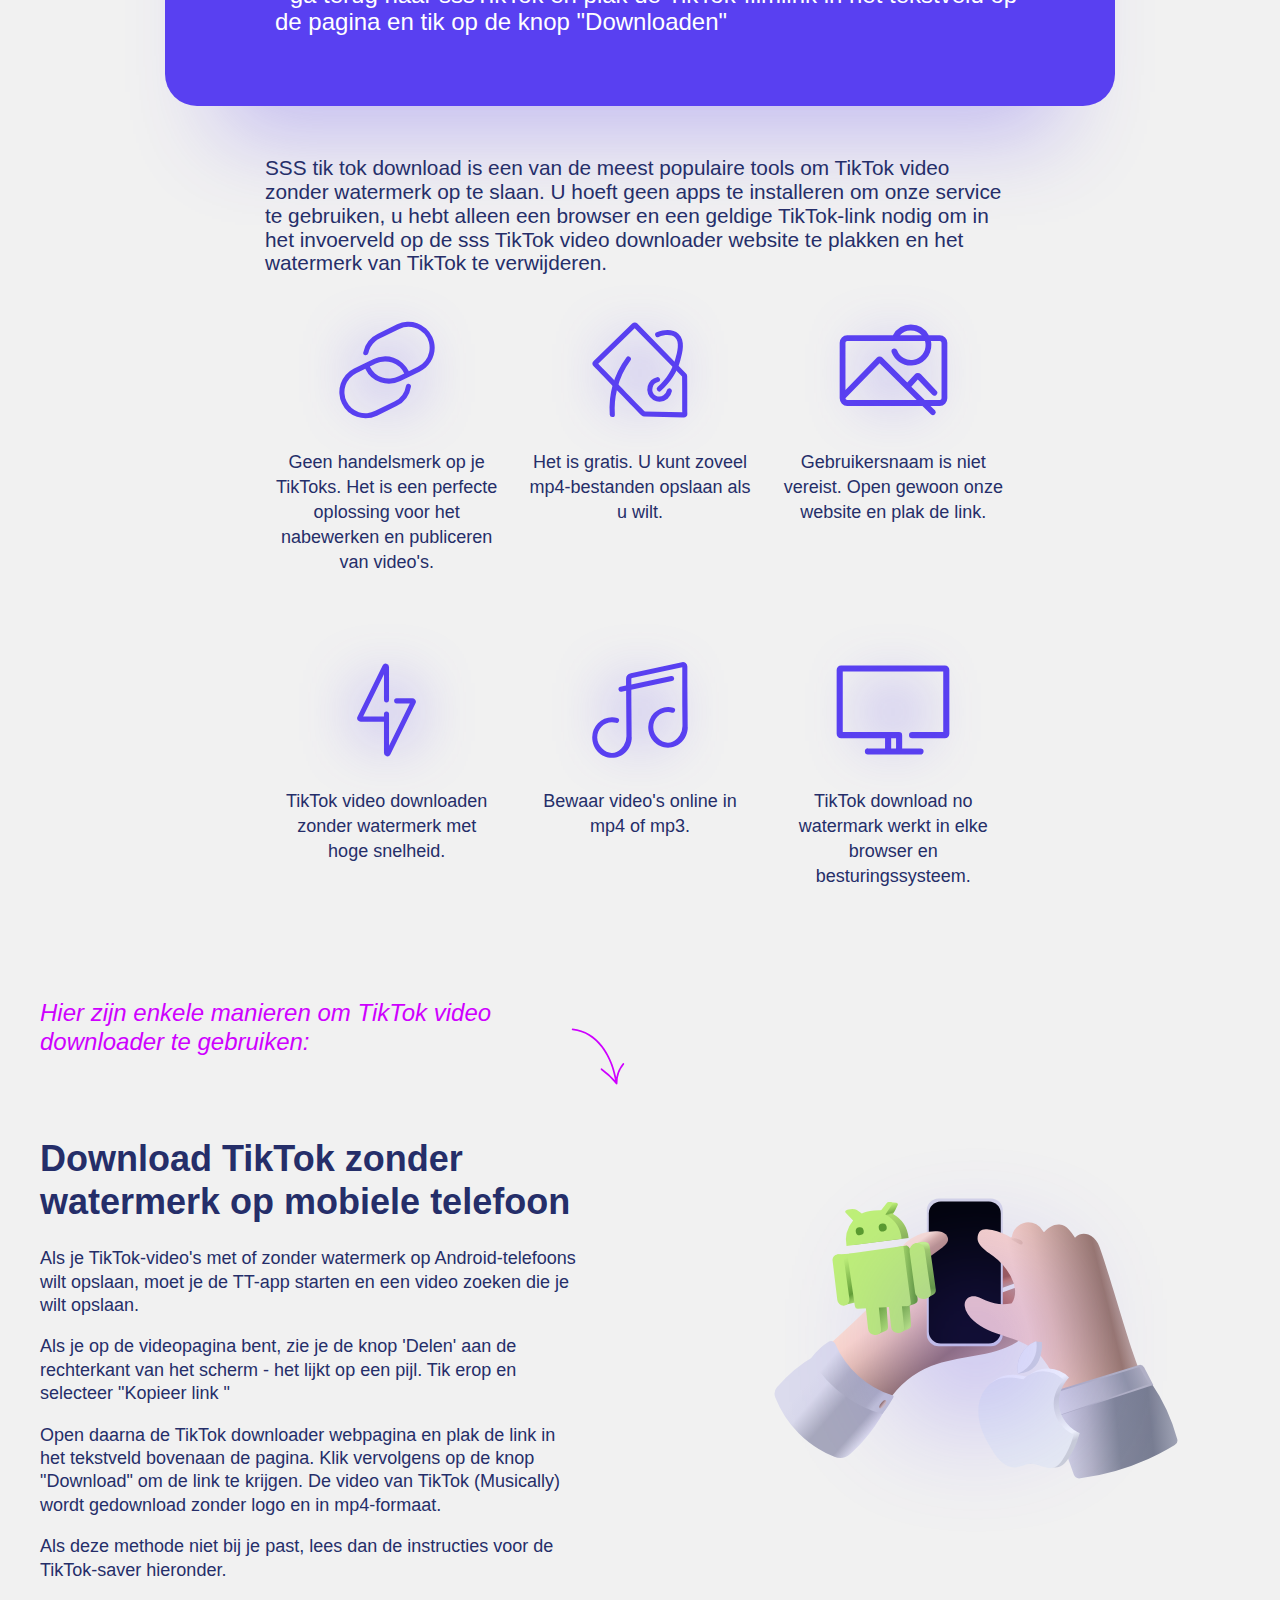
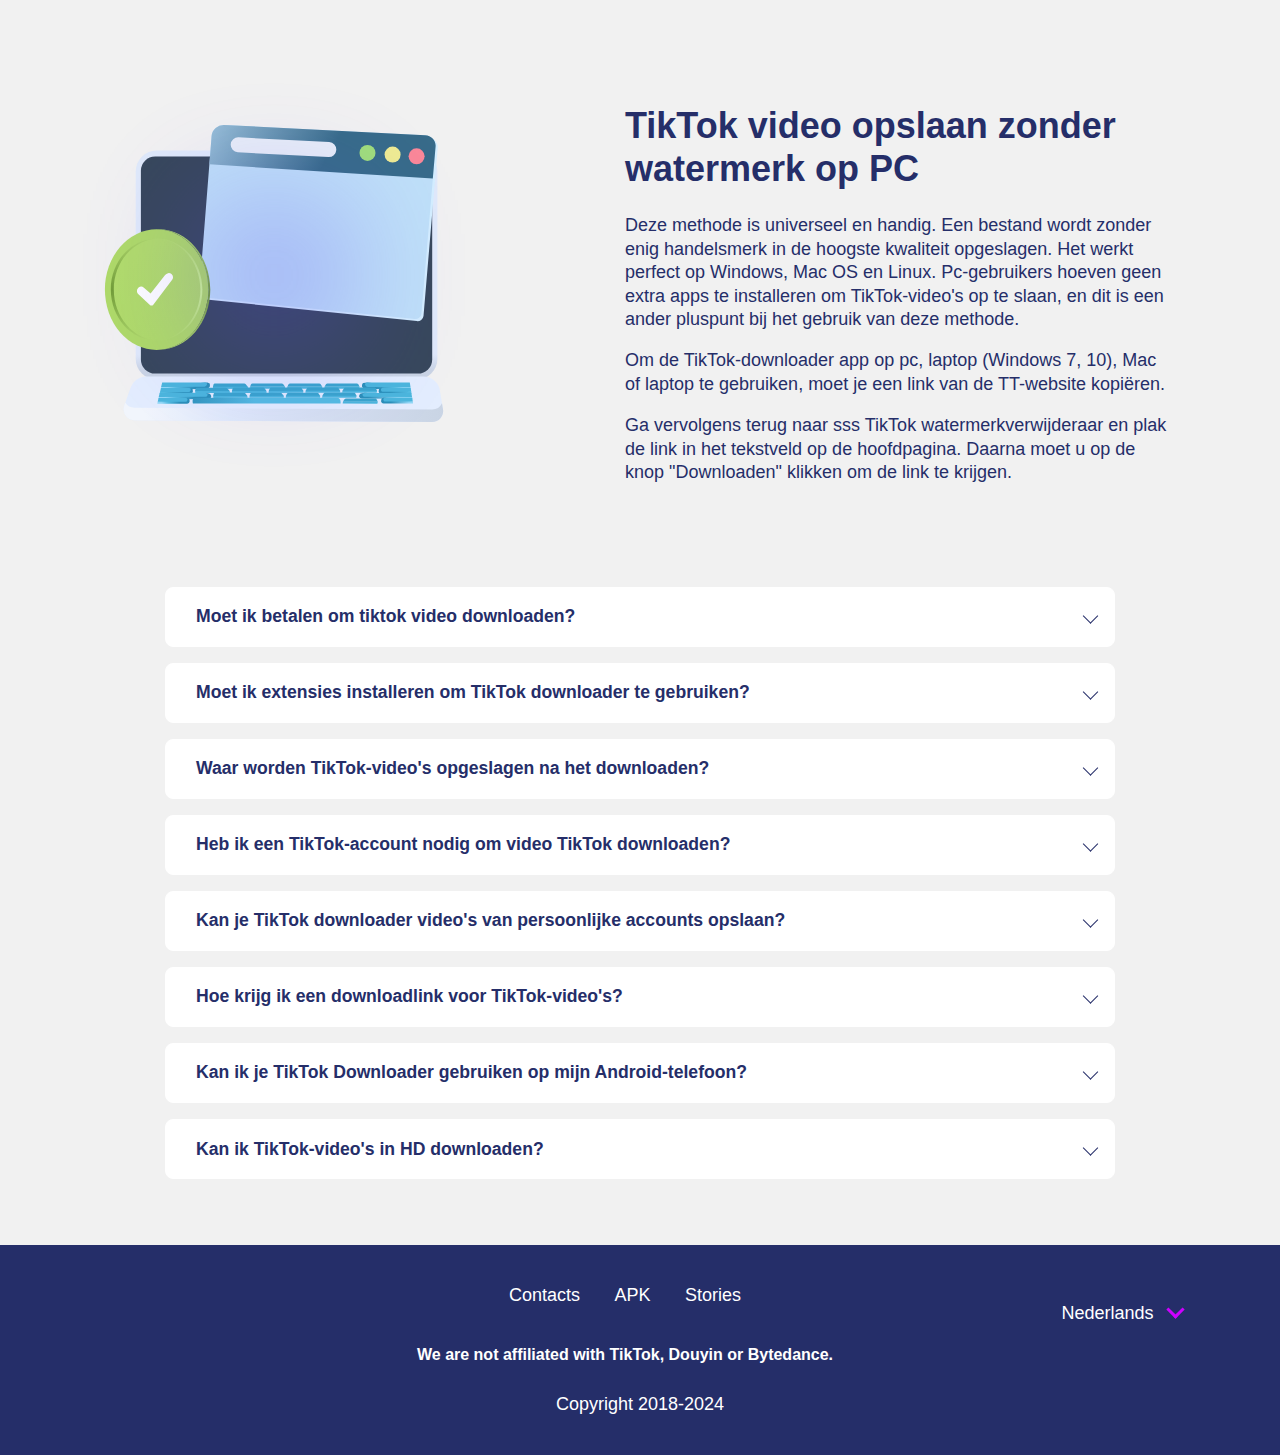
<file: nl.html>
<!DOCTYPE html>
<html lang="nl">

<head>
    <title>Download TikTok video zonder watermerk online - TikTok video downloader gratis </title>
<meta charset="utf-8">
<meta name="description" content="Snelste TikTok downloader! Sla uw video's in twee tikken op, snel en gratis. Met of zonder watermerk met sss TikTok mp4-video-downloader online">
<meta name="author" content="SSSTik.io">
<meta content="width=device-width, initial-scale=1.0, maximum-scale=5.0, shrink-to-fit=no" name="viewport">
<meta property="og:title" content="Download TikTok video zonder watermerk online - TikTok video downloader gratis ">
<meta property="og:description" content="Snelste TikTok downloader! Sla uw video's in twee tikken op, snel en gratis. Met of zonder watermerk met sss TikTok mp4-video-downloader online">
<meta property="og:type" content="article">
<meta property="og:url" content="https://ssstik.io/nl">
<meta property="og:image" content="https://ssstik.io/images/og.png">
<meta property="og:site_name" content="SSSTik.io">
<meta name="google" content="notranslate">
<link rel="stylesheet" href="css/ssstik-style.min.css">
<link rel="preconnect" href="//www.google-analytics.com">
<link rel="dns-prefetch" href="//www.google-analytics.com">
<link rel="preconnect" href="//pagead2.googlesyndication.com" crossorigin>
<link rel="shortcut icon" href="favicons/9159--favicon.ico" type="image/x-icon">
<link rel="icon" href="favicons/4003--favicon.ico" type="image/x-icon">
<link rel="apple-touch-icon" sizes="180x180" href="favicons/7133--apple-touch-icon.png" alt="">
<link rel="icon" type="image/png" sizes="32x32" href="favicons/1620--favicon-32x32.png" alt="">
<link rel="icon" type="image/png" sizes="16x16" href="favicons/861--favicon-16x16.png" alt="">
<link rel="manifest" href="/site.webmanifest">
<meta name="msapplication-TileColor" content="#472d4e">
<meta name="theme-color" content="#472d4e">
<link rel="apple-touch-icon-precomposed" href="favicons/3540--apple-touch-icon-precomposed.png">
<link rel="apple-touch-icon-precomposed" sizes="72x72" href="favicons/746--apple-touch-icon-72x72-precomposed.png">
<link rel="apple-touch-icon-precomposed" sizes="76x76" href="favicons/9372--apple-touch-icon-76x76-precomposed.png">
<link rel="apple-touch-icon-precomposed" sizes="114x114" href="favicons/8027--apple-touch-icon-114x114-precomposed.png">
<link rel="apple-touch-icon-precomposed" sizes="120x120" href="favicons/2169--apple-touch-icon-120x120-precomposed.png">
<link rel="apple-touch-icon-precomposed" sizes="144x144" href="favicons/5618--apple-touch-icon-144x144-precomposed.png">
<link rel="apple-touch-icon-precomposed" sizes="152x152" href="favicons/2459--apple-touch-icon-152x152-precomposed.png">
<link rel="apple-touch-icon-precomposed" sizes="180x180" href="favicons/5951--apple-touch-icon-180x180-precomposed.png">
<link rel="icon" sizes="192x192" href="favicons/1618--android-chrome-192x192.png">
<link rel="icon" sizes="512x512" href="favicons/9872--android-chrome-512x512.png">

<link rel="canonical" href="https://ssstik.io/nl">
<link rel="alternate" href="https://ssstik.io/" hreflang="en">
<link rel="alternate" href="https://ssstik.io/" hreflang="en-US">
<link rel="alternate" href="https://ssstik.io/ru" hreflang="ru">
<link rel="alternate" href="https://ssstik.io/tr" hreflang="tr">
<link rel="alternate" href="https://ssstik.io/es" hreflang="es">
<link rel="alternate" href="https://ssstik.io/pt" hreflang="pt">
<link rel="alternate" href="https://ssstik.io/fr" hreflang="fr">
<link rel="alternate" href="https://ssstik.io/de" hreflang="de">
<link rel="alternate" href="https://ssstik.io/vi" hreflang="vi">
<link rel="alternate" href="https://ssstik.io/id" hreflang="id">
<link rel="alternate" href="https://ssstik.io/ja" hreflang="ja">
<link rel="alternate" href="https://ssstik.io/ko" hreflang="ko">
<link rel="alternate" href="https://ssstik.io/ar" hreflang="ar">
<link rel="alternate" href="https://ssstik.io/th" hreflang="th">
<link rel="alternate" href="https://ssstik.io/it" hreflang="it">
<link rel="alternate" href="https://ssstik.io/pl" hreflang="pl">
<link rel="alternate" href="https://ssstik.io/ms" hreflang="ms">
<link rel="alternate" href="https://ssstik.io/uk" hreflang="uk">
<link rel="alternate" href="https://ssstik.io/nl" hreflang="nl">
<link rel="alternate" href="https://ssstik.io/ro" hreflang="ro">
<link rel="alternate" href="https://ssstik.io/in" hreflang="en-in">
<link rel="alternate" href="https://ssstik.io/" hreflang="x-default">
    <meta name="lb-version" content="lb3">
    <meta name="apple-itunes-app" content="app-id=1618823987, affiliate-data=ct=smartssstik">
    </head>

<body class="nl bg-grey" id="sss_body">
    <!-- Google Tag Manager (noscript) -->
    <noscript><iframe src="https://www.googletagmanager.com/ns.html?id=GTM-K3K8RD9" height="0" width="0" style="display:none;visibility:hidden"></iframe></noscript>
    <!-- End Google Tag Manager (noscript) -->
    <header>
        <div class="home-menu pure-menu pure-menu-horizontal pure-menu-fixed">
            <div class="menu-wrapper">
                <a class="pure-menu-heading" href="nl.html">
                    <div class="sss">
                        <img src="images/images-logosmall.svg" width="32" height="32" alt="tiktok downloader">
                        <div>
                            sssTik                        </div>
                    </div>
                </a>
                <div id="menu" class="pure-menu pure-menu-horizontal">
    <ul class="pure-menu-list u-oh">
                <li class="pure-menu-item">
            <a href="how-to-download-tiktok-video.html" class="pure-menu-link">Hoe kan ik video opslaan?</a>
        </li>
        <li class="pure-menu-item">
            <a href="download-tiktok-mp3.html" class="pure-menu-link">TikTok MP3 downloaden</a>
        </li>
            </ul>
</div>                <div class="flex-1">
                    <div id="twt_promo">
    <a href="https://play.google.com/store/apps/details?id=com.video.videodownloader_appdl" rel="nofollow noopener" target="_blank" class="download_with_app" id="dwapp">
        <span>
            Downloaden met app        </span>
        <span>
            Installeer app        </span>
    </a>
</div>
                </div>

                <nav id="menu__toggle__wrapper">
                    <div id="menuToggle">
                        <input type="checkbox" id="menu_toggler">
                        <label for="menu_toggler"></label>
                        <span class="bar"></span>
                        <span class="bar"></span>
                        <span class="bar"></span>
                    </div>
                </nav>
            </div>
            <span class="standforukraine">
                <i></i>
                <i></i>
            </span>
        </div>

    </header>
    <main>
        <section><div class="splash-container" id="splash" hx-ext="include-vals">
    <div id="splash_wrapper" class="splash" style="max-width: 1680px;">

        <h1 class="splash-head hide-after-request" id="bigmessage">
            TikTok video downloader        </h1>
        <div class="error-container-wrapper">
            <div id="errorContainer"></div>
        </div>
                <form class="pure-form pure-g hide-after-request" id="_gcaptcha_pt" rel="nofollow" hx-post="/abc?url=dl">
            <div class="loader loader--style8 htmx-indicator pure-u-1" id="main_loader">
            </div>
            <div class="relative u-fw">
                <input id="main_page_text" title="https://m.tiktok.com/v/6606727368545406213.html" name="id" type="text" class="form-control input-lg" placeholder="Plaats gewoon een link" autofocus disabled required>
                <input id="locale" name="locale" type="hidden" value="nl">
                <button id="paste" type="button" style="display: none">
                    <svg data-v-611f7da7="" width="14" height="18" viewbox="0 0 14 18" fill="none" xmlns="http://www.w3.org/2000/svg">
                        <path data-v-611f7da7="" d="M4.75 2.9625C4.75 2.505 4.90804 2.06624 5.18934 1.74274C5.47064 1.41924 5.85218 1.2375 6.25 1.2375H7.75C8.14782 1.2375 8.52936 1.41924 8.81066 1.74274C9.09196 2.06624 9.25 2.505 9.25 2.9625M4.75 2.9625H3.25C2.85218 2.9625 2.47064 3.14424 2.18934 3.46774C1.90804 3.79124 1.75 4.23 1.75 4.6875V15.0375C1.75 15.495 1.90804 15.9338 2.18934 16.2573C2.47064 16.5808 2.85218 16.7625 3.25 16.7625H10.75C11.1478 16.7625 11.5294 16.5808 11.8107 16.2573C12.092 15.9338 12.25 15.495 12.25 15.0375V4.6875C12.25 4.23 12.092 3.79124 11.8107 3.46774C11.5294 3.14424 11.1478 2.9625 10.75 2.9625H9.25H4.75ZM4.75 2.9625C4.75 3.41999 4.90804 3.85875 5.18934 4.18225C5.47064 4.50576 5.85218 4.6875 6.25 4.6875H7.75C8.14782 4.6875 8.52936 4.50576 8.81066 4.18225C9.09196 3.85875 9.25 3.41999 9.25 2.9625H4.75Z" stroke="#383838" stroke-width="2" stroke-linecap="round" stroke-linejoin="round"></path>
                    </svg>
                    <span>
                        Plakken                    </span>
                </button>

                <button id="clear" type="button" style="display: none">
                    <svg data-v-611f7da7="" width="14px" height="14px" viewbox="0 0 320 512" xmlns="http://www.w3.org/2000/svg">
                        <path data-v-611f7da7="" d="M207.6 256l107.72-107.72c6.23-6.23 6.23-16.34 0-22.58l-25.03-25.03c-6.23-6.23-16.34-6.23-22.58 0L160 208.4 52.28 100.68c-6.23-6.23-16.34-6.23-22.58 0L4.68 125.7c-6.23 6.23-6.23 16.34 0 22.58L112.4 256 4.68 363.72c-6.23 6.23-6.23 16.34 0 22.58l25.03 25.03c6.23 6.23 16.34 6.23 22.58 0L160 303.6l107.72 107.72c6.23 6.23 16.34 6.23 22.58 0l25.03-25.03c6.23-6.23 6.23-16.34 0-22.58L207.6 256z" fill="#4a4a4a"></path>
                    </svg>
                    <span>
                        Wissen                    </span>
                </button>
                                <button type="submit" id="submit" class="vignette_active pure-button-primary" disabled>
                    <span>Downloaden</span>
                    <span>Even geduld aub</span>
                </button>
            </div>
        </form>
                <div class="adcontainer_big" id="ad_main">
            <!-- AD:START -->
<ins class="adsbygoogle" id="googlead_main" data-ad-format="auto" data-full-width-responsive="true"></ins>
<!-- AD:END -->        </div>
        <div id="target"></div>
    </div>
</div></section>        <div id="main_body_hide" class="hide-after-request">
            <section><div class="content">        <div class="main-highlights" style="max-width: 900px; margin: 0 auto; ">
        <div class="responsive">
            
            <div class="content is-center">
                <p class="text-color--main u-bigger-text">
                    Onbeperkt                </p>
                <div>
                    Bewaar zoveel video's als je nodig hebt, geen limieten of andere beperkingen.                </div>
            </div>
        </div>

        <div class="responsive">
                        <div class="content is-center">
                <p class="text-color--main u-bigger-text">
                    Geen WM!                </p>
                <div>
                    Download TikTok zonder watermerk, ontvang elke video zonder TT-logo.                </div>
            </div>
        </div>

        <div class="responsive">
                        <div class="content is-center">
                <p class="text-color--main u-bigger-text">
                    MP4 en MP3                </p>
                <div>
                    Bewaar video's in hd kwaliteit, MP4-bestandsindeling of converteer naar audio MP3.                </div>
            </div>
        </div>
    </div>
</div></section><div class="content-visibility">    <section class="text">
        <div class="text__container">
            <h2>Download TikTok video zonder watermerk</h2>
            <div class="text__desc">
                sssTikTok is een gratis tool waarmee je TikTok video (Musically) online kunt downloaden. sss TikTok Downloader is een van de meest populaire online diensten. Sla TikTok-video op met de beste kwaliteit in een MP4-bestandsindeling met HD-resolutie. Volg de onderstaande instructies om erachter te komen hoe u de TikTok-videodownloader kunt gebruiken.            </div>
            <div class="info-arrow">
                Het is zo eenvoudig dat u uw video's in drie eenvoudige stappen kunt opslaan                                    <img src="images/images-infoarrow.svg" alt="" width="67">
                            </div>
        </div>

        <div class="blue__block">
            <h3>Hoe TikTok videos downloaden?</h3>
            
<ol>
<li><b>Zoek een TikTok</b> - speel een video af die u op uw mobiele apparaat wilt opslaan met de TT-app</li>
<li><b>Kopieer de link</b> - tik op "Delen" (de pijlknop bovenaan een gekozen video) en tik vervolgens op "Kopieer link"</li>
<li><b>Download</b> - ga terug naar sssTikTok en plak de TikTok-filmlink in het tekstveld op de pagina en tik op de knop "Downloaden"</li>
</ol>
        </div>
    </section>
    

<section id="six__items">
    <div class="container">
        <div class="six__items_header">
            <p>SSS tik tok download is een van de meest populaire tools om TikTok video zonder watermerk op te slaan. U hoeft geen apps te installeren om onze service te gebruiken, u hebt alleen een browser en een geldige TikTok-link nodig om in het invoerveld op de sss TikTok video downloader website te plakken en het watermerk van TikTok te verwijderen.</p>
        </div>
        <div class="six__items_wrapper">
                                    <div class="six__items_item">
                <div class="six__items_image">
                    <img src="images/images-link.svg" alt="" height="110" width="110" loading="lazy">
                </div>
                <div class="six__items_text">
                    Geen handelsmerk op je TikToks. Het is een perfecte oplossing voor het nabewerken en publiceren van video's.                </div>
            </div>
                                    <div class="six__items_item">
                <div class="six__items_image">
                    <img src="images/images-price.svg" alt="" height="110" width="110" loading="lazy">
                </div>
                <div class="six__items_text">
                    Het is gratis. U kunt zoveel mp4-bestanden opslaan als u wilt.                </div>
            </div>
                                    <div class="six__items_item">
                <div class="six__items_image">
                    <img src="images/images-gallery.svg" alt="" height="110" width="125" loading="lazy">
                </div>
                <div class="six__items_text">
                    Gebruikersnaam is niet vereist. Open gewoon onze website en plak de link.                </div>
            </div>
                                    <div class="six__items_item">
                <div class="six__items_image">
                    <img src="images/images-power.svg" alt="" height="110" width="73" loading="lazy">
                </div>
                <div class="six__items_text">
                    TikTok video downloaden zonder watermerk met hoge snelheid.                </div>
            </div>
                                    <div class="six__items_item">
                <div class="six__items_image">
                    <img src="images/images-music.svg" alt="" height="110" width="110" loading="lazy">
                </div>
                <div class="six__items_text">
                    Bewaar video's online in mp4 of mp3.                </div>
            </div>
                                    <div class="six__items_item">
                <div class="six__items_image">
                    <img src="images/images-tv.svg" alt="" height="110" width="132" loading="lazy">
                </div>
                <div class="six__items_text">
                    TikTok download no watermark werkt in elke browser en besturingssysteem.                </div>
            </div>
                    </div>
    </div>
</section>
        <section>
        <div class="main__content">
            <div class="main__content__container">
                <div class="info-arrow">
                    Hier zijn enkele manieren om TikTok video downloader te gebruiken:                                                                    <img src="images/images-infoarrow.svg" alt="" width="54">
                                    </div>
            </div>

                                        <div class="main__content__container u-m-bottom d-flex">
                    <div class="u-smaller-text flex-1 align-items-center text text--text">
                        <h3>Download TikTok zonder watermerk op mobiele telefoon                        </h3>
                        <p>Als je TikTok-video's met of zonder watermerk op Android-telefoons wilt opslaan, moet je de TT-app starten en een video zoeken die je wilt opslaan.</p>
<p>Als je op de videopagina bent, zie je de knop 'Delen' aan de rechterkant van het scherm - het lijkt op een pijl. Tik erop en selecteer "Kopieer link "</p>
<p>Open daarna de TikTok downloader webpagina en plak de link in het tekstveld bovenaan de pagina. Klik vervolgens op de knop "Download" om de link te krijgen. De video van TikTok (Musically) wordt gedownload zonder logo en in mp4-formaat.</p>
<p>Als deze methode niet bij je past, lees dan de instructies voor de TikTok-saver hieronder.</p>                    </div>
                    <div class="d-flex align-items-center text--image">
                        <div class="flex-1 image__wrapper">

                            <img src="images/images-download.svg" loading="lazy" width="416" height="289" alt="tiktok downloader android">
                        </div>
                    </div>
                </div>
                                        <div class="main__content__container u-m-bottom d-flex">
                    <div class="d-flex text-pr align-items-center text--image">
                        <div class="flex-1 image__wrapper">
                            <img src="images/images-video.svg" loading="lazy" width="368" height="321" alt="download tiktok video pc">
                        </div>
                    </div>
                    <div class="u-smaller-text flex-1 align-items-center text text--text">
                        <h3>TikTok video opslaan zonder watermerk op PC                        </h3>
                        <p>Deze methode is universeel en handig. Een bestand wordt zonder enig handelsmerk in de hoogste kwaliteit opgeslagen. Het werkt perfect op Windows, Mac OS en Linux. Pc-gebruikers hoeven geen extra apps te installeren om TikTok-video's op te slaan, en dit is een ander pluspunt bij het gebruik van deze methode.</p>
<p>Om de TikTok-downloader app op pc, laptop (Windows 7, 10), Mac of laptop te gebruiken, moet je een link van de TT-website kopi&euml;ren.</p>
<p>Ga vervolgens terug naar sss TikTok watermerkverwijderaar en plak de link in het tekstveld op de hoofdpagina. Daarna moet u op de knop "Downloaden" klikken om de link te krijgen.</p>                    </div>
                </div>
                                </div>
    </section>
                <section id="accordion">
            <div class="accordion__container" itemprop="mainEntity" itemscope="" itemtype="https://schema.org/FAQPage">
                                    <div itemscope="" itemprop="mainEntity" itemtype="https://schema.org/Question" class="faq-drawer">
                        <input class="faq-drawer__trigger" id="faq-drawer-0" type="checkbox"><label class="faq-drawer__title accordion" for="faq-drawer-0" itemprop="name">Moet ik betalen om tiktok video downloaden?</label>
                        <div class="panel faq-drawer__content-wrapper" data-panel="panel-0" itemscope="" itemprop="acceptedAnswer" itemtype="https://schema.org/Answer">
                            <div itemprop="text" class="faq-drawer__content">
                                Nee, je hoeft nergens voor te betalen, want onze TikTok video download is altijd gratis! We ondersteunen alle moderne browsers zoals Google Chrome, Mozilla Firefox, Safari, Microsoft Edge en etc.                            </div>
                        </div>
                    </div>
                                    <div itemscope="" itemprop="mainEntity" itemtype="https://schema.org/Question" class="faq-drawer">
                        <input class="faq-drawer__trigger" id="faq-drawer-1" type="checkbox"><label class="faq-drawer__title accordion" for="faq-drawer-1" itemprop="name">Moet ik extensies installeren om TikTok downloader te gebruiken?</label>
                        <div class="panel faq-drawer__content-wrapper" data-panel="panel-1" itemscope="" itemprop="acceptedAnswer" itemtype="https://schema.org/Answer">
                            <div itemprop="text" class="faq-drawer__content">
                                Nee. Om het watermerk van TikTok online op te slaan en te verwijderen, heb je alleen een link nodig. Plak het in het invoerveld en selecteer het juiste formaat voor conversie. Onze TikTok-watermerkverwijderaar doet de rest.                            </div>
                        </div>
                    </div>
                                    <div itemscope="" itemprop="mainEntity" itemtype="https://schema.org/Question" class="faq-drawer">
                        <input class="faq-drawer__trigger" id="faq-drawer-2" type="checkbox"><label class="faq-drawer__title accordion" for="faq-drawer-2" itemprop="name">Waar worden TikTok-video's opgeslagen na het downloaden?</label>
                        <div class="panel faq-drawer__content-wrapper" data-panel="panel-2" itemscope="" itemprop="acceptedAnswer" itemtype="https://schema.org/Answer">
                            <div itemprop="text" class="faq-drawer__content">
                                Wanneer u zonder handelsmerk opslaat vanuit TikTok, worden bestanden meestal opgeslagen op uw standaardlocatie. In je browserinstellingen kun je de doelmap voor je gedownloade TikTok-video's wijzigen en handmatig selecteren.                            </div>
                        </div>
                    </div>
                                    <div itemscope="" itemprop="mainEntity" itemtype="https://schema.org/Question" class="faq-drawer">
                        <input class="faq-drawer__trigger" id="faq-drawer-3" type="checkbox"><label class="faq-drawer__title accordion" for="faq-drawer-3" itemprop="name">Heb ik een TikTok-account nodig om video TikTok downloaden?</label>
                        <div class="panel faq-drawer__content-wrapper" data-panel="panel-3" itemscope="" itemprop="acceptedAnswer" itemtype="https://schema.org/Answer">
                            <div itemprop="text" class="faq-drawer__content">
                                Nee, u hoeft geen TT-account te hebben. Je kunt video TikTok zonder watermerk downloaden als je er een link naar hebt, plak het gewoon in het downloadveld bovenaan de pagina en klik op "Downloaden". Onze TikTok download service verwijdert het watermerk van TikTok en de video is binnen enkele seconden klaar voor gebruik.                            </div>
                        </div>
                    </div>
                                    <div itemscope="" itemprop="mainEntity" itemtype="https://schema.org/Question" class="faq-drawer">
                        <input class="faq-drawer__trigger" id="faq-drawer-4" type="checkbox"><label class="faq-drawer__title accordion" for="faq-drawer-4" itemprop="name">Kan je TikTok downloader video's van persoonlijke accounts opslaan?</label>
                        <div class="panel faq-drawer__content-wrapper" data-panel="panel-4" itemscope="" itemprop="acceptedAnswer" itemtype="https://schema.org/Answer">
                            <div itemprop="text" class="faq-drawer__content">
                                Onze TikTok saver zonder watermerk heeft geen toegang tot de inhoud van priv&eacute;accounts en kan daar geen video's opslaan. Je moet ervoor zorgen dat het account openbaar is zodat we TikTok video voor je kunnen opslaan.                            </div>
                        </div>
                    </div>
                                    <div itemscope="" itemprop="mainEntity" itemtype="https://schema.org/Question" class="faq-drawer">
                        <input class="faq-drawer__trigger" id="faq-drawer-5" type="checkbox"><label class="faq-drawer__title accordion" for="faq-drawer-5" itemprop="name">Hoe krijg ik een downloadlink voor TikTok-video's?</label>
                        <div class="panel faq-drawer__content-wrapper" data-panel="panel-5" itemscope="" itemprop="acceptedAnswer" itemtype="https://schema.org/Answer">
                            <div itemprop="text" class="faq-drawer__content">
                                Open de TikTok-app en kies de video die je wilt opslaan. Klik op "Delen" en vervolgens op "Kopieer link". Je download URL staat klaar op je klembord.                            </div>
                        </div>
                    </div>
                                    <div itemscope="" itemprop="mainEntity" itemtype="https://schema.org/Question" class="faq-drawer">
                        <input class="faq-drawer__trigger" id="faq-drawer-6" type="checkbox"><label class="faq-drawer__title accordion" for="faq-drawer-6" itemprop="name">Kan ik je TikTok Downloader gebruiken op mijn Android-telefoon?</label>
                        <div class="panel faq-drawer__content-wrapper" data-panel="panel-6" itemscope="" itemprop="acceptedAnswer" itemtype="https://schema.org/Answer">
                            <div itemprop="text" class="faq-drawer__content">
                                Ja, je kunt ssstik gebruiken om TikTok video's zonder watermerk op een Android-telefoon op te slaan. Onze service is 100 procent gratis, zeer snel en wordt voortdurend bijgewerkt.                            </div>
                        </div>
                    </div>
                                    <div itemscope="" itemprop="mainEntity" itemtype="https://schema.org/Question" class="faq-drawer">
                        <input class="faq-drawer__trigger" id="faq-drawer-7" type="checkbox"><label class="faq-drawer__title accordion" for="faq-drawer-7" itemprop="name">Kan ik TikTok-video's in HD downloaden?</label>
                        <div class="panel faq-drawer__content-wrapper" data-panel="panel-7" itemscope="" itemprop="acceptedAnswer" itemtype="https://schema.org/Answer">
                            <div itemprop="text" class="faq-drawer__content">
                                Natuurlijk! sssTik is de TikTok-video-downloader met de hoogste resolutie. Vinden we op TT een video met Full HD-resolutie of hoger, dan tonen we direct de link om TikTok zonder watermerk in hoge kwaliteit te downloaden.                            </div>
                        </div>
                    </div>
                            </div>
        </section>
</div>        </div>
            </main>

    <div class="modal micromodal-slide" id="ad-vignette" aria-hidden="true">
    <div class="modal__overlay" id="ovr" tabindex="-1" data-micromodal-close>
        <div class="modal__container" role="dialog" aria-modal="true" aria-labelledby="ad-vignette-title">
            <header class="modal__header" id="ad-vignette-header">
            </header>
            <main class="modal__content" id="ad-vignette-content">
            </main>
            <footer class="modal__footer" id="ad-vignette-footer">
                <button class="modal__btn" data-micromodal-close aria-label="Close this dialog window">Close</button>
            </footer>
        </div>
    </div>
</div>
<div id="overlayimage">
</div>
    <footer id="footer">
    <div class="footer__container d-flex justify-content-between">
        <div class="flex-1">
        </div>
        <div class="flex-2">
            <nav class="footer__navigation flex-column">
                <div class="footer-row row-1">
                    <a href="contacts.html" target="_self">Contacts</a>

                                        <a href="apk.html" target="_self">APK</a>
                    <a href="download-tiktok-stories.html" target="_self">Stories</a>
                                    </div>
                <div class="footer-row row-2">
                    <b>We are not affiliated with TikTok, Douyin or Bytedance.</b>
                </div>
                <script type="application/ld+json">
                    {
                        "@context": "http://schema.org",
                        "@type": "Organization",
                        "name": "SSSTik",
                        "url": "https://ssstik.io",
                        "logo": "https://ssstik.io/apple-touch-icon-180x180-precomposed.png",
                        "image": "https://ssstik.io/images/og.png",
                        "description": "Fastest TikTok video downloader! Save your TikTok videos in two taps, fast and free. With or without a watermark with sss TikTok mp4 video downloader online",
                        "email": "contact@ssstik.io"
                    }
                </script>
                                <script type="application/ld+json">
                    {
                        "@context": "http://schema.org",
                        "@type": "WebApplication",
                        "name": "TikTok downloader",
                        "applicationCategory": "EntertainmentApplication",
                        "aggregateRating": {
                            "@type": "AggregateRating",
                            "ratingValue": "4.9",
                            "reviewCount": "297145"
                        }
                    }
                </script>
                            </nav>
        </div>
                <div class="flex-1 lang-wrapper">
            <ul id="language-switcher">
                <li class="">
                    <div id="menuLink1">
                        Nederlands&nbsp;&nbsp;&nbsp;
                    </div>
                    <ul class="pure-menu-children u-smaller-text u-shadow--black">
                        <li class="pure-menu-item"><a href="ssstik.html" lang="en" class="pure-menu-link">&nbsp;English</a></li><li class="pure-menu-item"><a href="id.html" lang="id" class="pure-menu-link">&nbsp;Bahasa&nbsp;Indonesia&#8236;</a></li><li class="pure-menu-item"><a href="de.html" lang="de" class="pure-menu-link">&nbsp;Deutsh</a></li><li class="pure-menu-item"><a href="es.html" lang="es" class="pure-menu-link">&nbsp;Espa&ntilde;ol</a></li><li class="pure-menu-item"><a href="fr.html" lang="fr" class="pure-menu-link">&nbsp;Fran&ccedil;ais</a></li><li class="pure-menu-item"><a href="ja.html" lang="ja" class="pure-menu-link">&nbsp;&#26085;&#26412;&#35486;</a></li><li class="pure-menu-item"><a href="ko.html" lang="ko" class="pure-menu-link">&nbsp;&#54620;&#44397;&#50612;</a></li><li class="pure-menu-item"><a href="pt.html" lang="pt" class="pure-menu-link">&nbsp;Portugu&ecirc;s&nbsp;(Brasil)</a></li><li class="pure-menu-item"><a href="ru.html" lang="ru" class="pure-menu-link">&nbsp;&#1056;&#1091;&#1089;&#1089;&#1082;&#1080;&#1081;</a></li><li class="pure-menu-item"><a href="tr.html" lang="tr" class="pure-menu-link">&nbsp;T&uuml;rk&ccedil;e&#8236;&#8236;</a></li><li class="pure-menu-item"><a href="vi.html" lang="vi" class="pure-menu-link">&nbsp;Ti&#7871;ng&nbsp;Vi&#7879;t</a></li><li class="pure-menu-item"><a href="ar.html" lang="ar" class="pure-menu-link">&nbsp;&#1575;&#1604;&#1593;&#1585;&#1576;&#1610;&#1577;</a></li><li class="pure-menu-item"><a href="th.html" lang="th" class="pure-menu-link">&nbsp;&#3652;&#3607;&#3618;</a></li><li class="pure-menu-item"><a href="it.html" lang="it" class="pure-menu-link">&nbsp;Italiano</a></li><li class="pure-menu-item"><a href="pl.html" lang="pl" class="pure-menu-link">&nbsp;Polskie</a></li><li class="pure-menu-item"><a href="ms.html" lang="ms" class="pure-menu-link">&nbsp;Malaysian</a></li><li class="pure-menu-item"><a href="uk.html" lang="uk" class="pure-menu-link">&nbsp;Ukrainian</a></li><li class="pure-menu-item"><a href="ro.html" lang="ro" class="pure-menu-link">&nbsp;Romanian</a></li>                    </ul>
                </li>
            </ul>
        </div>
        
    </div>
    <div class="text-center">
        <div class="copyright">
            Copyright 2018-2024        </div>
    </div>
    </footer>    <!-- GOOGLEAD_MINI:START Shows only on @media only screen and (min-width: 310px) and (max-width:500px) -->
<div id="adBottom">
    <div class="ad_sticky">
        <ins class="adsbygoogle" id="ad_bottom" data-full-width-responsive="true"></ins>
        <div class="ad-close" onclick="document.getElementById('adBottom').style.display = 'none';document.getElementById('footer').style.marginBottom='0'">
            <svg width="22px" height="22px" viewbox="0 0 16 16" class="bi bi-x" fill="#000" xmlns="http://www.w3.org/2000/svg">
                <path fill-rule="evenodd" d="M4.646 4.646a.5.5 0 0 1 .708 0L8 7.293l2.646-2.647a.5.5 0 0 1 .708.708L8.707 8l2.647 2.646a.5.5 0 0 1-.708.708L8 8.707l-2.646 2.647a.5.5 0 0 1-.708-.708L7.293 8 4.646 5.354a.5.5 0 0 1 0-.708z"></path>
            </svg>
        </div>
    </div>
</div>
<!-- GOOGLEAD_MINI:END -->
    <script>
        var s_n = 'ssstik.io',
            s_idgg =
            'GTM-K3K8RD9',
            s_locale = 'nl',
            s_blcklst = ['BY', 'RU'],
            s_altvign = ['XXX'],
            s_furl = 'abc',
            s_tt = 'eEV5RzRn',
            s_prov =
            'google',
            s_ven = 1 ,
            s_mbe = 0 ,
            s_tbe = 1 ,
            s_gae = 1 ;
        var partnerAlerts = {
            unknown: 'UGxhaytkZStqdWlzdGUrbGluaytlbitwcm9iZWVyK2hldCtvcG5pZXV3',
            likee: '[base64]',
            snack: '',
            twitter: '[base64]',
            facebook: '[base64]',
            youtube: 'U29ycnklMkMrd2UrZG8rbm90K3N1cHBvcnQrWW91dHViZStsaW5rcyUyMQ==',
        };
        var powerTag = powerTag || {};
        powerTag.gdprShowConsentToolButton = false;
    </script>
    <script src="js/js-script_ssstik.min.js" defer></script>
</body>

</html>
</file>
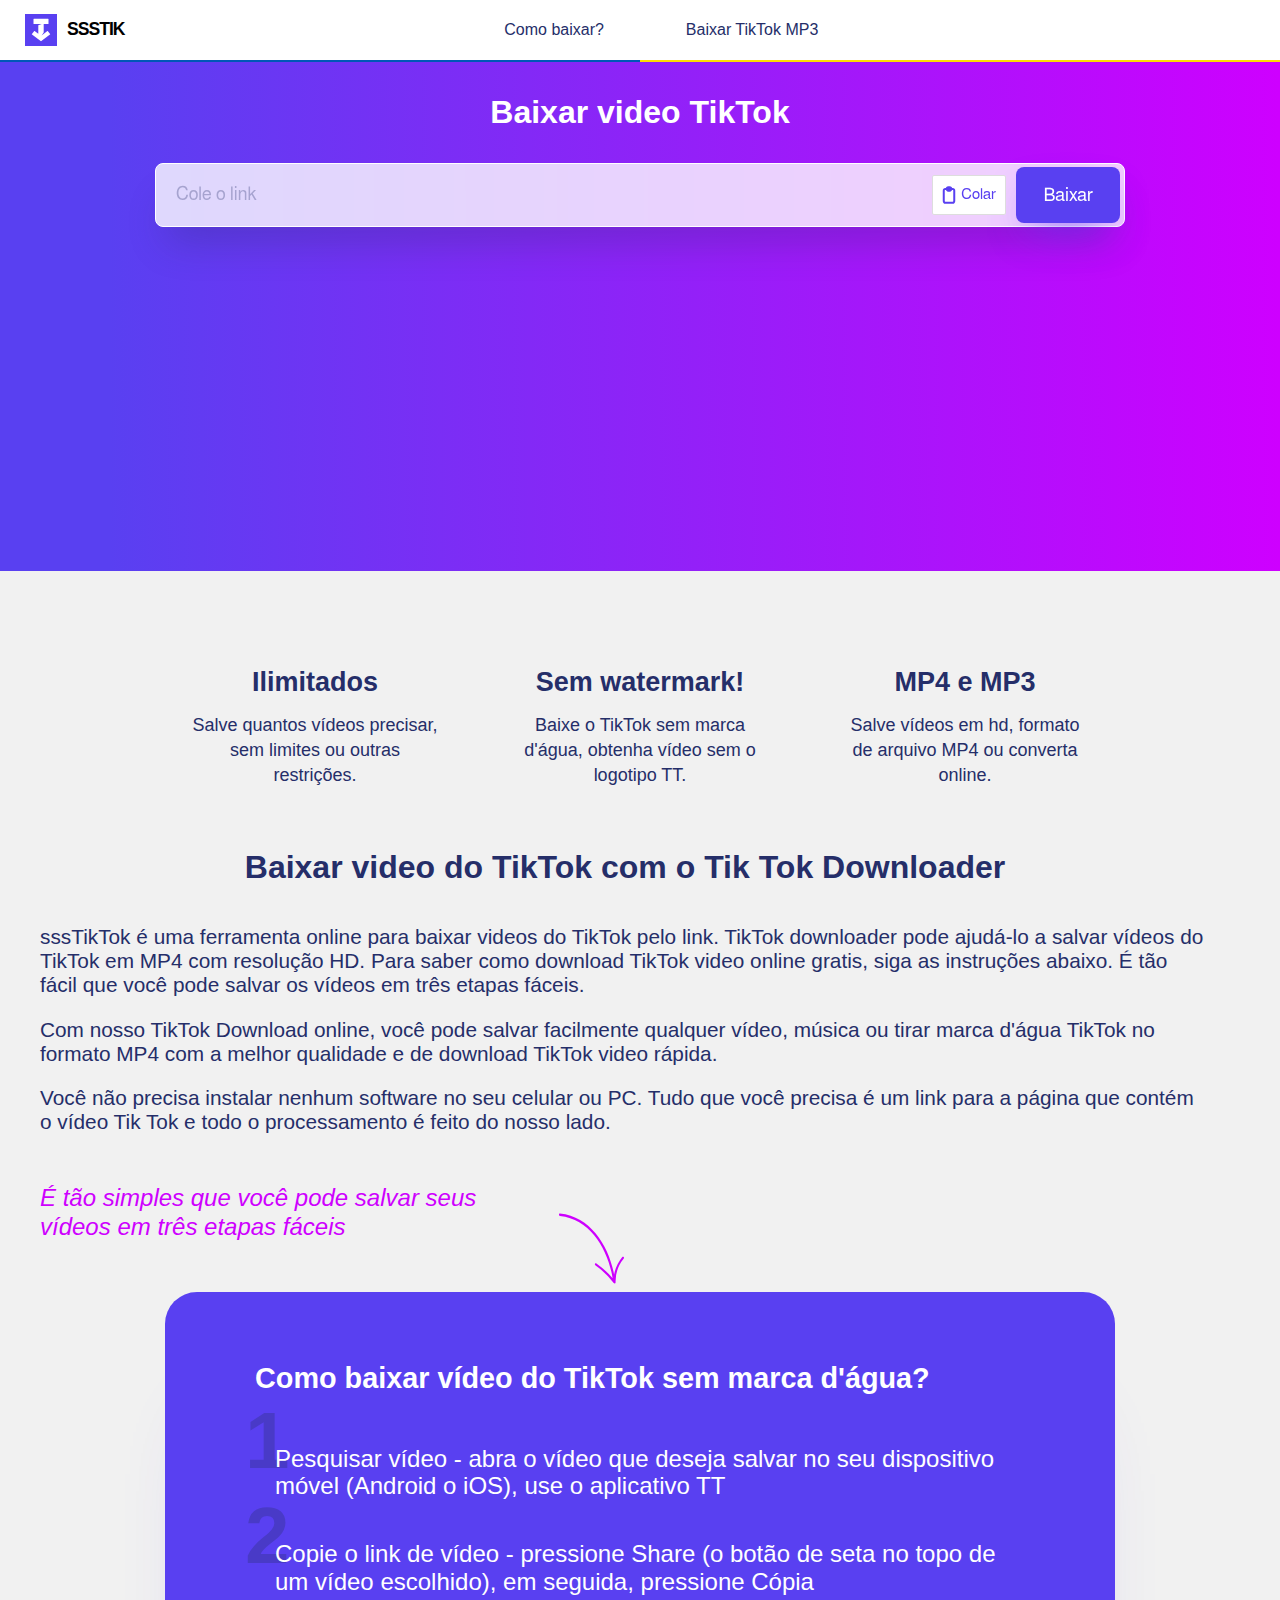
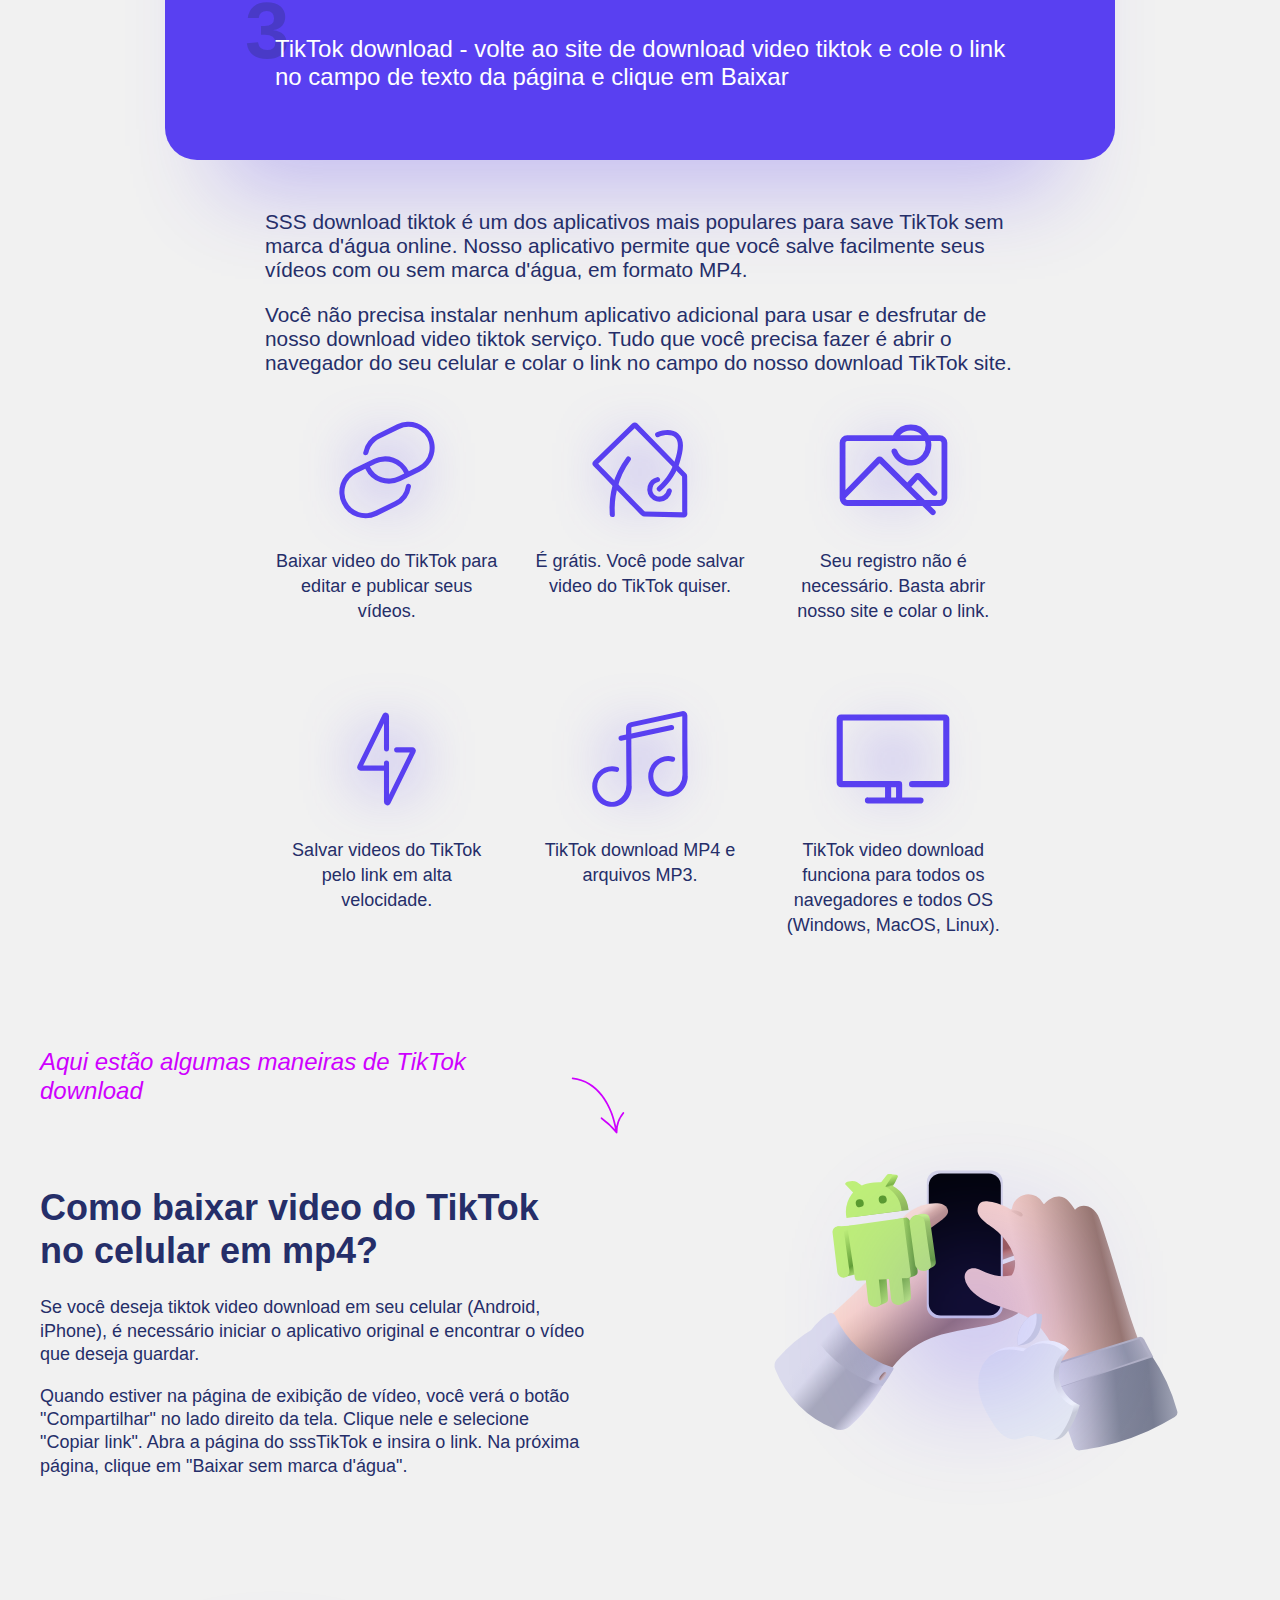
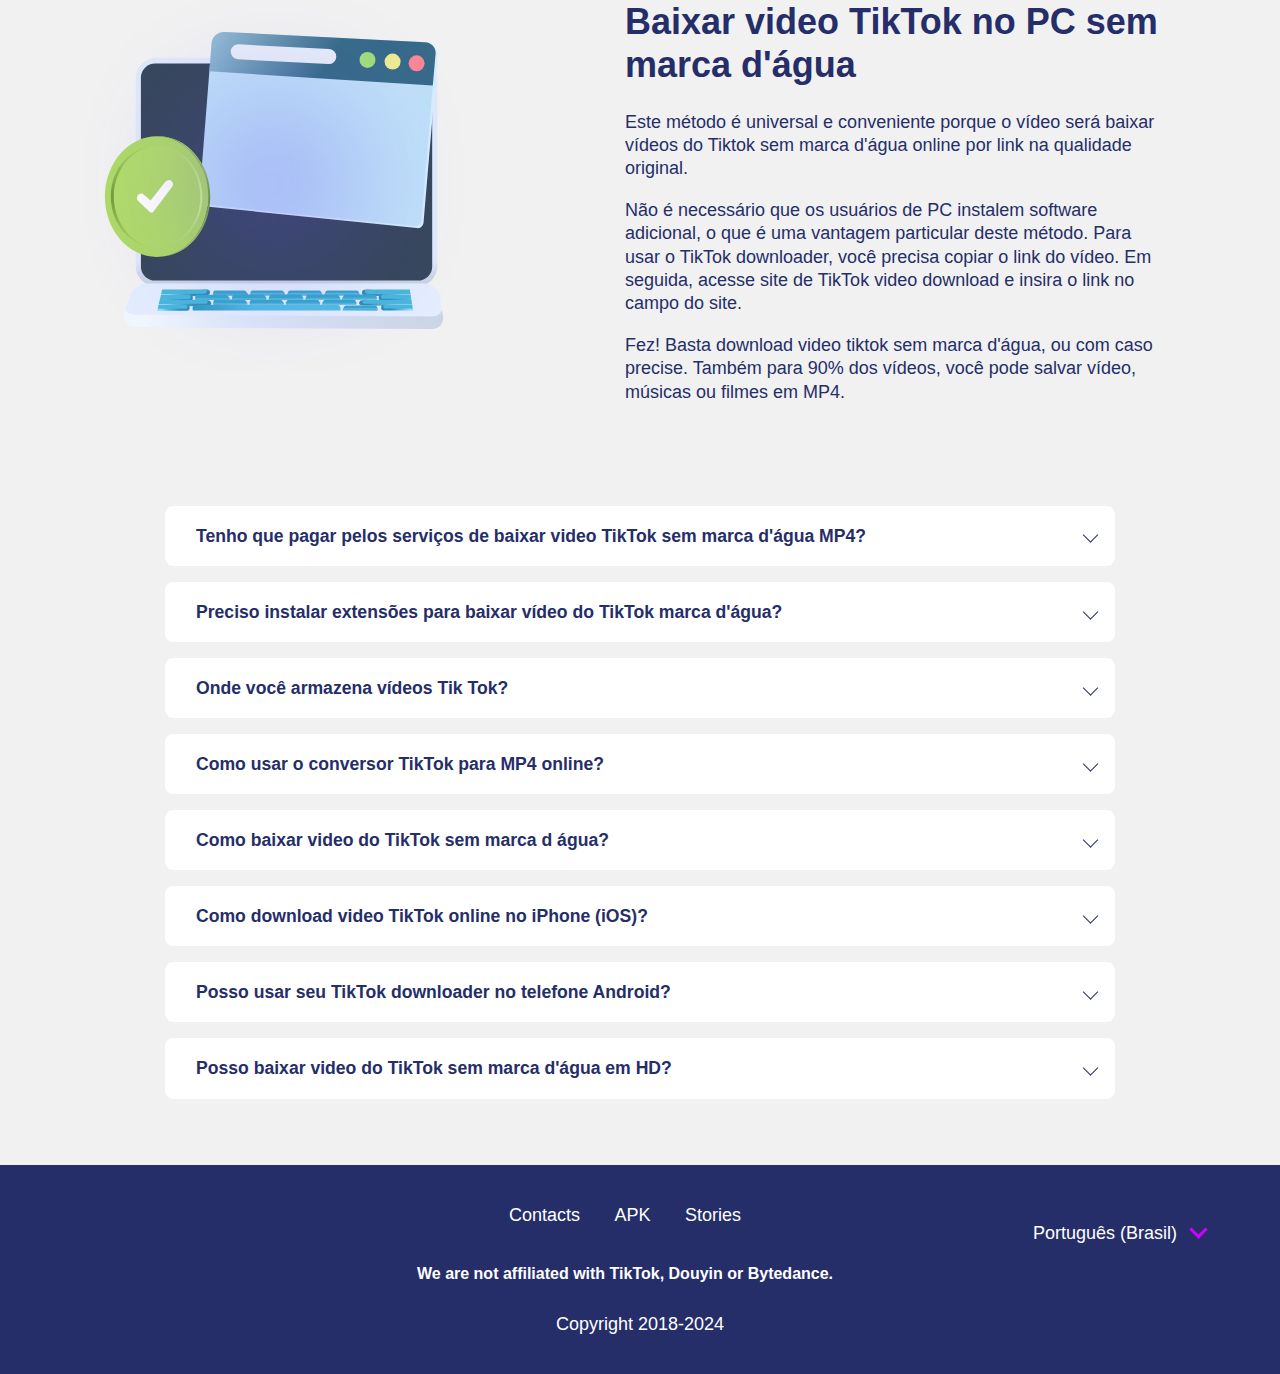
<file: pt.html>
<!DOCTYPE html>
<html lang="pt">

<head>
    <title>Baixar video TikTok sem marca d'&aacute;gua com o TikTok downloader</title>
<meta charset="utf-8">
<meta name="description" content="Baixar video do TikTok sem marca d'&aacute;gua! SSS TikTok download &eacute; um dos aplicativos mais populares para baixar v&iacute;deos do TikTok ou tirar marca d'&aacute;gua do TikTok online e gratis">
<meta name="author" content="SSSTik.io">
<meta content="width=device-width, initial-scale=1.0, maximum-scale=5.0, shrink-to-fit=no" name="viewport">
<meta property="og:title" content="Baixar video TikTok sem marca d'&aacute;gua com o TikTok downloader">
<meta property="og:description" content="Baixar video do TikTok sem marca d'&aacute;gua! SSS TikTok download &eacute; um dos aplicativos mais populares para baixar v&iacute;deos do TikTok ou tirar marca d'&aacute;gua do TikTok online e gratis">
<meta property="og:type" content="article">
<meta property="og:url" content="https://ssstik.io/pt">
<meta property="og:image" content="https://ssstik.io/images/og.png">
<meta property="og:site_name" content="SSSTik.io">
<meta name="google" content="notranslate">
<link rel="stylesheet" href="css/ssstik-style.min.css">
<link rel="preconnect" href="//www.google-analytics.com">
<link rel="dns-prefetch" href="//www.google-analytics.com">
<link rel="preconnect" href="//pagead2.googlesyndication.com" crossorigin>
<link rel="shortcut icon" href="favicons/6643--favicon.ico" type="image/x-icon">
<link rel="icon" href="favicons/2506--favicon.ico" type="image/x-icon">
<link rel="apple-touch-icon" sizes="180x180" href="favicons/6991--apple-touch-icon.png" alt="">
<link rel="icon" type="image/png" sizes="32x32" href="favicons/6226--favicon-32x32.png" alt="">
<link rel="icon" type="image/png" sizes="16x16" href="favicons/5872--favicon-16x16.png" alt="">
<link rel="manifest" href="/site.webmanifest">
<meta name="msapplication-TileColor" content="#472d4e">
<meta name="theme-color" content="#472d4e">
<link rel="apple-touch-icon-precomposed" href="favicons/5786--apple-touch-icon-precomposed.png">
<link rel="apple-touch-icon-precomposed" sizes="72x72" href="favicons/9718--apple-touch-icon-72x72-precomposed.png">
<link rel="apple-touch-icon-precomposed" sizes="76x76" href="favicons/5739--apple-touch-icon-76x76-precomposed.png">
<link rel="apple-touch-icon-precomposed" sizes="114x114" href="favicons/3629--apple-touch-icon-114x114-precomposed.png">
<link rel="apple-touch-icon-precomposed" sizes="120x120" href="favicons/733--apple-touch-icon-120x120-precomposed.png">
<link rel="apple-touch-icon-precomposed" sizes="144x144" href="favicons/2410--apple-touch-icon-144x144-precomposed.png">
<link rel="apple-touch-icon-precomposed" sizes="152x152" href="favicons/1045--apple-touch-icon-152x152-precomposed.png">
<link rel="apple-touch-icon-precomposed" sizes="180x180" href="favicons/9717--apple-touch-icon-180x180-precomposed.png">
<link rel="icon" sizes="192x192" href="favicons/1323--android-chrome-192x192.png">
<link rel="icon" sizes="512x512" href="favicons/4536--android-chrome-512x512.png">

<link rel="canonical" href="https://ssstik.io/pt">
<link rel="alternate" href="https://ssstik.io/" hreflang="en">
<link rel="alternate" href="https://ssstik.io/" hreflang="en-US">
<link rel="alternate" href="https://ssstik.io/ru" hreflang="ru">
<link rel="alternate" href="https://ssstik.io/tr" hreflang="tr">
<link rel="alternate" href="https://ssstik.io/es" hreflang="es">
<link rel="alternate" href="https://ssstik.io/pt" hreflang="pt">
<link rel="alternate" href="https://ssstik.io/fr" hreflang="fr">
<link rel="alternate" href="https://ssstik.io/de" hreflang="de">
<link rel="alternate" href="https://ssstik.io/vi" hreflang="vi">
<link rel="alternate" href="https://ssstik.io/id" hreflang="id">
<link rel="alternate" href="https://ssstik.io/ja" hreflang="ja">
<link rel="alternate" href="https://ssstik.io/ko" hreflang="ko">
<link rel="alternate" href="https://ssstik.io/ar" hreflang="ar">
<link rel="alternate" href="https://ssstik.io/th" hreflang="th">
<link rel="alternate" href="https://ssstik.io/it" hreflang="it">
<link rel="alternate" href="https://ssstik.io/pl" hreflang="pl">
<link rel="alternate" href="https://ssstik.io/ms" hreflang="ms">
<link rel="alternate" href="https://ssstik.io/uk" hreflang="uk">
<link rel="alternate" href="https://ssstik.io/nl" hreflang="nl">
<link rel="alternate" href="https://ssstik.io/ro" hreflang="ro">
<link rel="alternate" href="https://ssstik.io/in" hreflang="en-in">
<link rel="alternate" href="https://ssstik.io/" hreflang="x-default">
    <meta name="lb-version" content="lb3">
    <meta name="apple-itunes-app" content="app-id=1618823987, affiliate-data=ct=smartssstik">
    </head>

<body class="pt bg-grey" id="sss_body">
    <!-- Google Tag Manager (noscript) -->
    <noscript><iframe src="https://www.googletagmanager.com/ns.html?id=GTM-K3K8RD9" height="0" width="0" style="display:none;visibility:hidden"></iframe></noscript>
    <!-- End Google Tag Manager (noscript) -->
    <header>
        <div class="home-menu pure-menu pure-menu-horizontal pure-menu-fixed">
            <div class="menu-wrapper">
                <a class="pure-menu-heading" href="pt.html">
                    <div class="sss">
                        <img src="images/images-logosmall.svg" width="32" height="32" alt="tiktok downloader">
                        <div>
                            sssTik                        </div>
                    </div>
                </a>
                <div id="menu" class="pure-menu pure-menu-horizontal">
    <ul class="pure-menu-list u-oh">
                <li class="pure-menu-item">
            <a href="how-to-download-tiktok-video.html" class="pure-menu-link">Como baixar?</a>
        </li>
        <li class="pure-menu-item">
            <a href="download-tiktok-mp3.html" class="pure-menu-link">Baixar TikTok MP3</a>
        </li>
            </ul>
</div>                <div class="flex-1">
                    <div id="twt_promo">
    <a href="https://play.google.com/store/apps/details?id=com.video.videodownloader_appdl" rel="nofollow noopener" target="_blank" class="download_with_app" id="dwapp">
        <span>
            Baixe com o aplicativo        </span>
        <span>
            Instalar aplicativo        </span>
    </a>
</div>
                </div>

                <nav id="menu__toggle__wrapper">
                    <div id="menuToggle">
                        <input type="checkbox" id="menu_toggler">
                        <label for="menu_toggler"></label>
                        <span class="bar"></span>
                        <span class="bar"></span>
                        <span class="bar"></span>
                    </div>
                </nav>
            </div>
            <span class="standforukraine">
                <i></i>
                <i></i>
            </span>
        </div>

    </header>
    <main>
        <section><div class="splash-container" id="splash" hx-ext="include-vals">
    <div id="splash_wrapper" class="splash" style="max-width: 1680px;">

        <h1 class="splash-head hide-after-request" id="bigmessage">
            Baixar video TikTok        </h1>
        <div class="error-container-wrapper">
            <div id="errorContainer"></div>
        </div>
                <form class="pure-form pure-g hide-after-request" id="_gcaptcha_pt" rel="nofollow" hx-post="/abc?url=dl">
            <div class="loader loader--style8 htmx-indicator pure-u-1" id="main_loader">
            </div>
            <div class="relative u-fw">
                <input id="main_page_text" title="https://m.tiktok.com/v/6606727368545406213.html" name="id" type="text" class="form-control input-lg" placeholder="Cole o link" autofocus disabled required>
                <input id="locale" name="locale" type="hidden" value="pt">
                <button id="paste" type="button" style="display: none">
                    <svg data-v-611f7da7="" width="14" height="18" viewbox="0 0 14 18" fill="none" xmlns="http://www.w3.org/2000/svg">
                        <path data-v-611f7da7="" d="M4.75 2.9625C4.75 2.505 4.90804 2.06624 5.18934 1.74274C5.47064 1.41924 5.85218 1.2375 6.25 1.2375H7.75C8.14782 1.2375 8.52936 1.41924 8.81066 1.74274C9.09196 2.06624 9.25 2.505 9.25 2.9625M4.75 2.9625H3.25C2.85218 2.9625 2.47064 3.14424 2.18934 3.46774C1.90804 3.79124 1.75 4.23 1.75 4.6875V15.0375C1.75 15.495 1.90804 15.9338 2.18934 16.2573C2.47064 16.5808 2.85218 16.7625 3.25 16.7625H10.75C11.1478 16.7625 11.5294 16.5808 11.8107 16.2573C12.092 15.9338 12.25 15.495 12.25 15.0375V4.6875C12.25 4.23 12.092 3.79124 11.8107 3.46774C11.5294 3.14424 11.1478 2.9625 10.75 2.9625H9.25H4.75ZM4.75 2.9625C4.75 3.41999 4.90804 3.85875 5.18934 4.18225C5.47064 4.50576 5.85218 4.6875 6.25 4.6875H7.75C8.14782 4.6875 8.52936 4.50576 8.81066 4.18225C9.09196 3.85875 9.25 3.41999 9.25 2.9625H4.75Z" stroke="#383838" stroke-width="2" stroke-linecap="round" stroke-linejoin="round"></path>
                    </svg>
                    <span>
                        Colar                    </span>
                </button>

                <button id="clear" type="button" style="display: none">
                    <svg data-v-611f7da7="" width="14px" height="14px" viewbox="0 0 320 512" xmlns="http://www.w3.org/2000/svg">
                        <path data-v-611f7da7="" d="M207.6 256l107.72-107.72c6.23-6.23 6.23-16.34 0-22.58l-25.03-25.03c-6.23-6.23-16.34-6.23-22.58 0L160 208.4 52.28 100.68c-6.23-6.23-16.34-6.23-22.58 0L4.68 125.7c-6.23 6.23-6.23 16.34 0 22.58L112.4 256 4.68 363.72c-6.23 6.23-6.23 16.34 0 22.58l25.03 25.03c6.23 6.23 16.34 6.23 22.58 0L160 303.6l107.72 107.72c6.23 6.23 16.34 6.23 22.58 0l25.03-25.03c6.23-6.23 6.23-16.34 0-22.58L207.6 256z" fill="#4a4a4a"></path>
                    </svg>
                    <span>
                        Limpar                    </span>
                </button>
                                <button type="submit" id="submit" class="vignette_active pure-button-primary" disabled>
                    <span>Baixar</span>
                    <span>Por favor, aguarde</span>
                </button>
            </div>
        </form>
                <div class="adcontainer_big" id="ad_main">
            <!-- AD:START -->
<ins class="adsbygoogle" id="googlead_main" data-ad-format="auto" data-full-width-responsive="true"></ins>
<!-- AD:END -->        </div>
        <div id="target"></div>
    </div>
</div></section>        <div id="main_body_hide" class="hide-after-request">
            <section><div class="content">        <div class="main-highlights" style="max-width: 900px; margin: 0 auto; ">
        <div class="responsive">
            
            <div class="content is-center">
                <p class="text-color--main u-bigger-text">
                    Ilimitados                </p>
                <div>
                    Salve quantos v&iacute;deos precisar, sem limites ou outras restri&ccedil;&otilde;es.                </div>
            </div>
        </div>

        <div class="responsive">
                        <div class="content is-center">
                <p class="text-color--main u-bigger-text">
                    Sem watermark!                </p>
                <div>
                    Baixe o TikTok sem marca d'&aacute;gua, obtenha v&iacute;deo sem o logotipo TT.                </div>
            </div>
        </div>

        <div class="responsive">
                        <div class="content is-center">
                <p class="text-color--main u-bigger-text">
                    MP4 e MP3                </p>
                <div>
                    Salve v&iacute;deos em hd, formato de arquivo MP4 ou converta online.                </div>
            </div>
        </div>
    </div>
</div></section><div class="content-visibility">    <section class="text">
        <div class="text__container">
            <h2>Baixar video do TikTok com o Tik Tok Downloader</h2>
            <div class="text__desc">
                <p>sssTikTok &eacute; uma ferramenta online para baixar videos do TikTok pelo link. TikTok downloader pode ajud&aacute;-lo a salvar v&iacute;deos do TikTok em MP4 com resolu&ccedil;&atilde;o HD. Para saber como download TikTok video online gratis, siga as instru&ccedil;&otilde;es abaixo. &Eacute; t&atilde;o f&aacute;cil que voc&ecirc; pode salvar os v&iacute;deos em tr&ecirc;s etapas f&aacute;ceis.</p>
<p>Com nosso TikTok Download online, voc&ecirc; pode salvar facilmente qualquer v&iacute;deo, m&uacute;sica ou tirar marca d'&aacute;gua TikTok no formato MP4 com a melhor qualidade e de download TikTok video r&aacute;pida.</p>
<p>Voc&ecirc; n&atilde;o precisa instalar nenhum software no seu celular ou PC. Tudo que voc&ecirc; precisa &eacute; um link para a p&aacute;gina que cont&eacute;m o v&iacute;deo Tik Tok e todo o processamento &eacute; feito do nosso lado.</p>            </div>
            <div class="info-arrow">
                &Eacute; t&atilde;o simples que voc&ecirc; pode salvar seus v&iacute;deos em tr&ecirc;s etapas f&aacute;ceis                                    <img src="images/images-infoarrow.svg" alt="" width="67">
                            </div>
        </div>

        <div class="blue__block">
            <h3>Como baixar v&iacute;deo do TikTok sem marca d'&aacute;gua?</h3>
            
<ol>
<li>Pesquisar v&iacute;deo - abra o v&iacute;deo que deseja salvar no seu dispositivo m&oacute;vel (Android o iOS), use o aplicativo TT</li>
<li>Copie o link de v&iacute;deo - pressione Share (o bot&atilde;o de seta no topo de um v&iacute;deo escolhido), em seguida, pressione C&oacute;pia</li>
<li>TikTok download - volte ao site de download video tiktok e cole o link no campo de texto da p&aacute;gina e clique em Baixar</li>
</ol>
        </div>
    </section>
    

<section id="six__items">
    <div class="container">
        <div class="six__items_header">
            <p>SSS download tiktok &eacute; um dos aplicativos mais populares para save TikTok sem marca d'&aacute;gua online. Nosso aplicativo permite que voc&ecirc; salve facilmente seus v&iacute;deos com ou sem marca d'&aacute;gua, em formato MP4.</p>
<p>Voc&ecirc; n&atilde;o precisa instalar nenhum aplicativo adicional para usar e desfrutar de nosso download video tiktok servi&ccedil;o. Tudo que voc&ecirc; precisa fazer &eacute; abrir o navegador do seu celular e colar o link no campo do nosso download TikTok site.</p>
        </div>
        <div class="six__items_wrapper">
                                    <div class="six__items_item">
                <div class="six__items_image">
                    <img src="images/images-link.svg" alt="" height="110" width="110" loading="lazy">
                </div>
                <div class="six__items_text">
                    Baixar video do TikTok para editar e publicar seus v&iacute;deos.                </div>
            </div>
                                    <div class="six__items_item">
                <div class="six__items_image">
                    <img src="images/images-price.svg" alt="" height="110" width="110" loading="lazy">
                </div>
                <div class="six__items_text">
                    &Eacute; gr&aacute;tis. Voc&ecirc; pode salvar video do TikTok quiser.                </div>
            </div>
                                    <div class="six__items_item">
                <div class="six__items_image">
                    <img src="images/images-gallery.svg" alt="" height="110" width="125" loading="lazy">
                </div>
                <div class="six__items_text">
                    Seu registro n&atilde;o &eacute; necess&aacute;rio. Basta abrir nosso site e colar o link.                </div>
            </div>
                                    <div class="six__items_item">
                <div class="six__items_image">
                    <img src="images/images-power.svg" alt="" height="110" width="73" loading="lazy">
                </div>
                <div class="six__items_text">
                    Salvar videos do TikTok pelo link em alta velocidade.                </div>
            </div>
                                    <div class="six__items_item">
                <div class="six__items_image">
                    <img src="images/images-music.svg" alt="" height="110" width="110" loading="lazy">
                </div>
                <div class="six__items_text">
                    TikTok download MP4 e arquivos MP3.                </div>
            </div>
                                    <div class="six__items_item">
                <div class="six__items_image">
                    <img src="images/images-tv.svg" alt="" height="110" width="132" loading="lazy">
                </div>
                <div class="six__items_text">
                    TikTok video download funciona para todos os navegadores e todos OS (Windows, MacOS, Linux).                </div>
            </div>
                    </div>
    </div>
</section>
        <section>
        <div class="main__content">
            <div class="main__content__container">
                <div class="info-arrow">
                    Aqui est&atilde;o algumas maneiras de TikTok download                                                                    <img src="images/images-infoarrow.svg" alt="" width="54">
                                    </div>
            </div>

                                        <div class="main__content__container u-m-bottom d-flex">
                    <div class="u-smaller-text flex-1 align-items-center text text--text">
                        <h3>Como baixar video do TikTok no celular em mp4?                        </h3>
                        <p>Se voc&ecirc; deseja tiktok video download em seu celular (Android, iPhone), &eacute; necess&aacute;rio iniciar o aplicativo original e encontrar o v&iacute;deo que deseja guardar.</p>
<p>Quando estiver na p&aacute;gina de exibi&ccedil;&atilde;o de v&iacute;deo, voc&ecirc; ver&aacute; o bot&atilde;o "Compartilhar" no lado direito da tela. Clique nele e selecione "Copiar link". Abra a p&aacute;gina do sssTikTok e insira o link. Na pr&oacute;xima p&aacute;gina, clique em "Baixar sem marca d'&aacute;gua".</p>                    </div>
                    <div class="d-flex align-items-center text--image">
                        <div class="flex-1 image__wrapper">

                            <img src="images/images-download.svg" loading="lazy" width="416" height="289" alt="tiktok downloader android">
                        </div>
                    </div>
                </div>
                                        <div class="main__content__container u-m-bottom d-flex">
                    <div class="d-flex text-pr align-items-center text--image">
                        <div class="flex-1 image__wrapper">
                            <img src="images/images-video.svg" loading="lazy" width="368" height="321" alt="download tiktok video pc">
                        </div>
                    </div>
                    <div class="u-smaller-text flex-1 align-items-center text text--text">
                        <h3>Baixar video TikTok no PC sem marca d'&aacute;gua                        </h3>
                        <p>Este m&eacute;todo &eacute; universal e conveniente porque o v&iacute;deo ser&aacute; baixar v&iacute;deos do Tiktok sem marca d'&aacute;gua online por link na qualidade original.</p>
<p>N&atilde;o &eacute; necess&aacute;rio que os usu&aacute;rios de PC instalem software adicional, o que &eacute; uma vantagem particular deste m&eacute;todo. Para usar o TikTok downloader, voc&ecirc; precisa copiar o link do v&iacute;deo. Em seguida, acesse site de TikTok video download e insira o link no campo do site.</p> 
<p>Fez! Basta download video tiktok sem marca d'&aacute;gua, ou com caso precise. Tamb&eacute;m para 90% dos v&iacute;deos, voc&ecirc; pode salvar v&iacute;deo, m&uacute;sicas ou filmes em MP4.</p>                    </div>
                </div>
                                </div>
    </section>
                <section id="accordion">
            <div class="accordion__container" itemprop="mainEntity" itemscope="" itemtype="https://schema.org/FAQPage">
                                    <div itemscope="" itemprop="mainEntity" itemtype="https://schema.org/Question" class="faq-drawer">
                        <input class="faq-drawer__trigger" id="faq-drawer-0" type="checkbox"><label class="faq-drawer__title accordion" for="faq-drawer-0" itemprop="name">Tenho que pagar pelos servi&ccedil;os de baixar video TikTok sem marca d'&aacute;gua MP4?</label>
                        <div class="panel faq-drawer__content-wrapper" data-panel="panel-0" itemscope="" itemprop="acceptedAnswer" itemtype="https://schema.org/Answer">
                            <div itemprop="text" class="faq-drawer__content">
                                N&atilde;o, voc&ecirc; n&atilde;o precisa pagar nada, porque nosso TikTok video download por link &eacute; sempre gratuito! Suportamos todos os navegadores modernos, como Google Chrome, Mozilla Firefox, Safari, Microsoft Edge e etc.                            </div>
                        </div>
                    </div>
                                    <div itemscope="" itemprop="mainEntity" itemtype="https://schema.org/Question" class="faq-drawer">
                        <input class="faq-drawer__trigger" id="faq-drawer-1" type="checkbox"><label class="faq-drawer__title accordion" for="faq-drawer-1" itemprop="name">Preciso instalar extens&otilde;es para baixar v&iacute;deo do TikTok marca d'&aacute;gua?</label>
                        <div class="panel faq-drawer__content-wrapper" data-panel="panel-1" itemscope="" itemprop="acceptedAnswer" itemtype="https://schema.org/Answer">
                            <div itemprop="text" class="faq-drawer__content">
                                N&atilde;o. Para baixar TikTok e remover marca d'&aacute;gua TikTok online, voc&ecirc; s&oacute; precisa de um link. Cole-o no campo de entrada e selecione o formato apropriado para convers&atilde;o.                            </div>
                        </div>
                    </div>
                                    <div itemscope="" itemprop="mainEntity" itemtype="https://schema.org/Question" class="faq-drawer">
                        <input class="faq-drawer__trigger" id="faq-drawer-2" type="checkbox"><label class="faq-drawer__title accordion" for="faq-drawer-2" itemprop="name">Onde voc&ecirc; armazena v&iacute;deos Tik Tok?</label>
                        <div class="panel faq-drawer__content-wrapper" data-panel="panel-2" itemscope="" itemprop="acceptedAnswer" itemtype="https://schema.org/Answer">
                            <div itemprop="text" class="faq-drawer__content">
                                Quando voc&ecirc; baixar videos do Tik Tok pelo link em mp4, o v&iacute;deo &eacute; salvo na pasta de download TikTok que voc&ecirc; definiu como padr&atilde;o. Seu navegador geralmente define essa pasta para voc&ecirc;, mas voc&ecirc; pode alterar as configura&ccedil;&otilde;es do navegador manualmente. Se voc&ecirc; quiser tirar marca d'&aacute;gua TikTok gratis, basta colar a URL no campo de entrada e clicar no bot&atilde;o "Baixar v&iacute;deo do TikTok marca d'&aacute;gua".                            </div>
                        </div>
                    </div>
                                    <div itemscope="" itemprop="mainEntity" itemtype="https://schema.org/Question" class="faq-drawer">
                        <input class="faq-drawer__trigger" id="faq-drawer-3" type="checkbox"><label class="faq-drawer__title accordion" for="faq-drawer-3" itemprop="name">Como usar o conversor TikTok para MP4 online?</label>
                        <div class="panel faq-drawer__content-wrapper" data-panel="panel-3" itemscope="" itemprop="acceptedAnswer" itemtype="https://schema.org/Answer">
                            <div itemprop="text" class="faq-drawer__content">
                                Se voc&ecirc; est&aacute; planejando converter TikTok para mp4 ou tirar marca d'&aacute;gua do TikTok, basta colar o link no campo de entrada no topo da p&aacute;gina remover marca d'&aacute;gua TikTok e selecionar o formato apropriado.                            </div>
                        </div>
                    </div>
                                    <div itemscope="" itemprop="mainEntity" itemtype="https://schema.org/Question" class="faq-drawer">
                        <input class="faq-drawer__trigger" id="faq-drawer-4" type="checkbox"><label class="faq-drawer__title accordion" for="faq-drawer-4" itemprop="name">Como baixar video do TikTok sem marca d &aacute;gua?</label>
                        <div class="panel faq-drawer__content-wrapper" data-panel="panel-4" itemscope="" itemprop="acceptedAnswer" itemtype="https://schema.org/Answer">
                            <div itemprop="text" class="faq-drawer__content">
                                Nosso site para download TikTok permite tirar marca d'&aacute;gua do tiktok gratis sem problemas e em quest&atilde;o de segundos! Basta colar o link no campo de entrada e tentar usar nosso servi&ccedil;o de TikTok video download e ver por si mesmo.                            </div>
                        </div>
                    </div>
                                    <div itemscope="" itemprop="mainEntity" itemtype="https://schema.org/Question" class="faq-drawer">
                        <input class="faq-drawer__trigger" id="faq-drawer-5" type="checkbox"><label class="faq-drawer__title accordion" for="faq-drawer-5" itemprop="name">Como download video TikTok online no iPhone (iOS)?</label>
                        <div class="panel faq-drawer__content-wrapper" data-panel="panel-5" itemscope="" itemprop="acceptedAnswer" itemtype="https://schema.org/Answer">
                            <div itemprop="text" class="faq-drawer__content">
                                Devido &agrave; pol&iacute;tica de privacidade da Apple, a partir do iOS 12 e inferior, voc&ecirc; n&atilde;o pode download TikTok sem marca d'&aacute;gua no seu iPhone. Voc&ecirc; deve atualizar o iOS para a vers&atilde;o mais recente para poder usar o Safari e iniciar o processo de baixar videos TikTok ou tirar marca d'&aacute;gua do Tik Tok online. Se voc&ecirc; ainda n&atilde;o conseguir salv&aacute;-los, siga as instru&ccedil;&otilde;es acima.                            </div>
                        </div>
                    </div>
                                    <div itemscope="" itemprop="mainEntity" itemtype="https://schema.org/Question" class="faq-drawer">
                        <input class="faq-drawer__trigger" id="faq-drawer-6" type="checkbox"><label class="faq-drawer__title accordion" for="faq-drawer-6" itemprop="name">Posso usar seu TikTok downloader no telefone Android?</label>
                        <div class="panel faq-drawer__content-wrapper" data-panel="panel-6" itemscope="" itemprop="acceptedAnswer" itemtype="https://schema.org/Answer">
                            <div itemprop="text" class="faq-drawer__content">
                                Sim, voc&ecirc; pode usar o ssstik para remover marca d'&aacute;gua TikTok no telefone Android. Nosso servi&ccedil;o para baixar tiktok &eacute; 100% gratuito, muito r&aacute;pido e constantemente atualizado.                            </div>
                        </div>
                    </div>
                                    <div itemscope="" itemprop="mainEntity" itemtype="https://schema.org/Question" class="faq-drawer">
                        <input class="faq-drawer__trigger" id="faq-drawer-7" type="checkbox"><label class="faq-drawer__title accordion" for="faq-drawer-7" itemprop="name">Posso baixar video do TikTok sem marca d'&aacute;gua em HD?</label>
                        <div class="panel faq-drawer__content-wrapper" data-panel="panel-7" itemscope="" itemprop="acceptedAnswer" itemtype="https://schema.org/Answer">
                            <div itemprop="text" class="faq-drawer__content">
                                Claro! sssTik &eacute; o downloader de v&iacute;deo TT de maior resolu&ccedil;&atilde;o. Se encontrarmos um v&iacute;deo no TT com resolu&ccedil;&atilde;o Full HD ou superior, mostraremos imediatamente o link para Tik Tok download video sem marca d'&aacute;gua em alta qualidade.                            </div>
                        </div>
                    </div>
                            </div>
        </section>
</div>        </div>
            </main>

    <div class="modal micromodal-slide" id="ad-vignette" aria-hidden="true">
    <div class="modal__overlay" id="ovr" tabindex="-1" data-micromodal-close>
        <div class="modal__container" role="dialog" aria-modal="true" aria-labelledby="ad-vignette-title">
            <header class="modal__header" id="ad-vignette-header">
            </header>
            <main class="modal__content" id="ad-vignette-content">
            </main>
            <footer class="modal__footer" id="ad-vignette-footer">
                <button class="modal__btn" data-micromodal-close aria-label="Close this dialog window">Close</button>
            </footer>
        </div>
    </div>
</div>
<div id="overlayimage">
</div>
    <footer id="footer">
    <div class="footer__container d-flex justify-content-between">
        <div class="flex-1">
        </div>
        <div class="flex-2">
            <nav class="footer__navigation flex-column">
                <div class="footer-row row-1">
                    <a href="contacts.html" target="_self">Contacts</a>

                                        <a href="apk.html" target="_self">APK</a>
                    <a href="download-tiktok-stories.html" target="_self">Stories</a>
                                    </div>
                <div class="footer-row row-2">
                    <b>We are not affiliated with TikTok, Douyin or Bytedance.</b>
                </div>
                <script type="application/ld+json">
                    {
                        "@context": "http://schema.org",
                        "@type": "Organization",
                        "name": "SSSTik",
                        "url": "https://ssstik.io",
                        "logo": "https://ssstik.io/apple-touch-icon-180x180-precomposed.png",
                        "image": "https://ssstik.io/images/og.png",
                        "description": "Fastest TikTok video downloader! Save your TikTok videos in two taps, fast and free. With or without a watermark with sss TikTok mp4 video downloader online",
                        "email": "contact@ssstik.io"
                    }
                </script>
                                <script type="application/ld+json">
                    {
                        "@context": "http://schema.org",
                        "@type": "WebApplication",
                        "name": "TikTok downloader",
                        "applicationCategory": "EntertainmentApplication",
                        "aggregateRating": {
                            "@type": "AggregateRating",
                            "ratingValue": "4.9",
                            "reviewCount": "297145"
                        }
                    }
                </script>
                            </nav>
        </div>
                <div class="flex-1 lang-wrapper">
            <ul id="language-switcher">
                <li class="">
                    <div id="menuLink1">
                        Portugu&ecirc;s&nbsp;(Brasil)&nbsp;&nbsp;&nbsp;
                    </div>
                    <ul class="pure-menu-children u-smaller-text u-shadow--black">
                        <li class="pure-menu-item"><a href="ssstik.html" lang="en" class="pure-menu-link">&nbsp;English</a></li><li class="pure-menu-item"><a href="id.html" lang="id" class="pure-menu-link">&nbsp;Bahasa&nbsp;Indonesia&#8236;</a></li><li class="pure-menu-item"><a href="de.html" lang="de" class="pure-menu-link">&nbsp;Deutsh</a></li><li class="pure-menu-item"><a href="es.html" lang="es" class="pure-menu-link">&nbsp;Espa&ntilde;ol</a></li><li class="pure-menu-item"><a href="fr.html" lang="fr" class="pure-menu-link">&nbsp;Fran&ccedil;ais</a></li><li class="pure-menu-item"><a href="ja.html" lang="ja" class="pure-menu-link">&nbsp;&#26085;&#26412;&#35486;</a></li><li class="pure-menu-item"><a href="ko.html" lang="ko" class="pure-menu-link">&nbsp;&#54620;&#44397;&#50612;</a></li><li class="pure-menu-item"><a href="ru.html" lang="ru" class="pure-menu-link">&nbsp;&#1056;&#1091;&#1089;&#1089;&#1082;&#1080;&#1081;</a></li><li class="pure-menu-item"><a href="tr.html" lang="tr" class="pure-menu-link">&nbsp;T&uuml;rk&ccedil;e&#8236;&#8236;</a></li><li class="pure-menu-item"><a href="vi.html" lang="vi" class="pure-menu-link">&nbsp;Ti&#7871;ng&nbsp;Vi&#7879;t</a></li><li class="pure-menu-item"><a href="ar.html" lang="ar" class="pure-menu-link">&nbsp;&#1575;&#1604;&#1593;&#1585;&#1576;&#1610;&#1577;</a></li><li class="pure-menu-item"><a href="th.html" lang="th" class="pure-menu-link">&nbsp;&#3652;&#3607;&#3618;</a></li><li class="pure-menu-item"><a href="it.html" lang="it" class="pure-menu-link">&nbsp;Italiano</a></li><li class="pure-menu-item"><a href="pl.html" lang="pl" class="pure-menu-link">&nbsp;Polskie</a></li><li class="pure-menu-item"><a href="ms.html" lang="ms" class="pure-menu-link">&nbsp;Malaysian</a></li><li class="pure-menu-item"><a href="uk.html" lang="uk" class="pure-menu-link">&nbsp;Ukrainian</a></li><li class="pure-menu-item"><a href="nl.html" lang="nl" class="pure-menu-link">&nbsp;Nederlands</a></li><li class="pure-menu-item"><a href="ro.html" lang="ro" class="pure-menu-link">&nbsp;Romanian</a></li>                    </ul>
                </li>
            </ul>
        </div>
        
    </div>
    <div class="text-center">
        <div class="copyright">
            Copyright 2018-2024        </div>
    </div>
    </footer>    <!-- GOOGLEAD_MINI:START Shows only on @media only screen and (min-width: 310px) and (max-width:500px) -->
<div id="adBottom">
    <div class="ad_sticky">
        <ins class="adsbygoogle" id="ad_bottom" data-full-width-responsive="true"></ins>
        <div class="ad-close" onclick="document.getElementById('adBottom').style.display = 'none';document.getElementById('footer').style.marginBottom='0'">
            <svg width="22px" height="22px" viewbox="0 0 16 16" class="bi bi-x" fill="#000" xmlns="http://www.w3.org/2000/svg">
                <path fill-rule="evenodd" d="M4.646 4.646a.5.5 0 0 1 .708 0L8 7.293l2.646-2.647a.5.5 0 0 1 .708.708L8.707 8l2.647 2.646a.5.5 0 0 1-.708.708L8 8.707l-2.646 2.647a.5.5 0 0 1-.708-.708L7.293 8 4.646 5.354a.5.5 0 0 1 0-.708z"></path>
            </svg>
        </div>
    </div>
</div>
<!-- GOOGLEAD_MINI:END -->
    <script>
        var s_n = 'ssstik.io',
            s_idgg =
            'GTM-K3K8RD9',
            s_locale = 'pt',
            s_blcklst = ['BY', 'RU'],
            s_altvign = ['XXX'],
            s_furl = 'abc',
            s_tt = 'cE55YXc5',
            s_prov =
            'google',
            s_ven = 1 ,
            s_mbe = 0 ,
            s_tbe = 1 ,
            s_gae = 1 ;
        var partnerAlerts = {
            unknown: 'Rm9ybWF0bytkZStsaW5rK2VycmFkby4rQ29sZStvK2xpbmsrY29ycmV0bytlK3RlbnRlK25vdmFtZW50ZQ==',
            likee: '[base64]',
            snack: '',
            twitter: '[base64]',
            facebook: '[base64]',
            youtube: 'U29ycnklMkMrd2UrZG8rbm90K3N1cHBvcnQrWW91dHViZStsaW5rcyUyMQ==',
        };
        var powerTag = powerTag || {};
        powerTag.gdprShowConsentToolButton = false;
    </script>
    <script src="js/js-script_ssstik.min.js" defer></script>
</body>

</html>
</file>
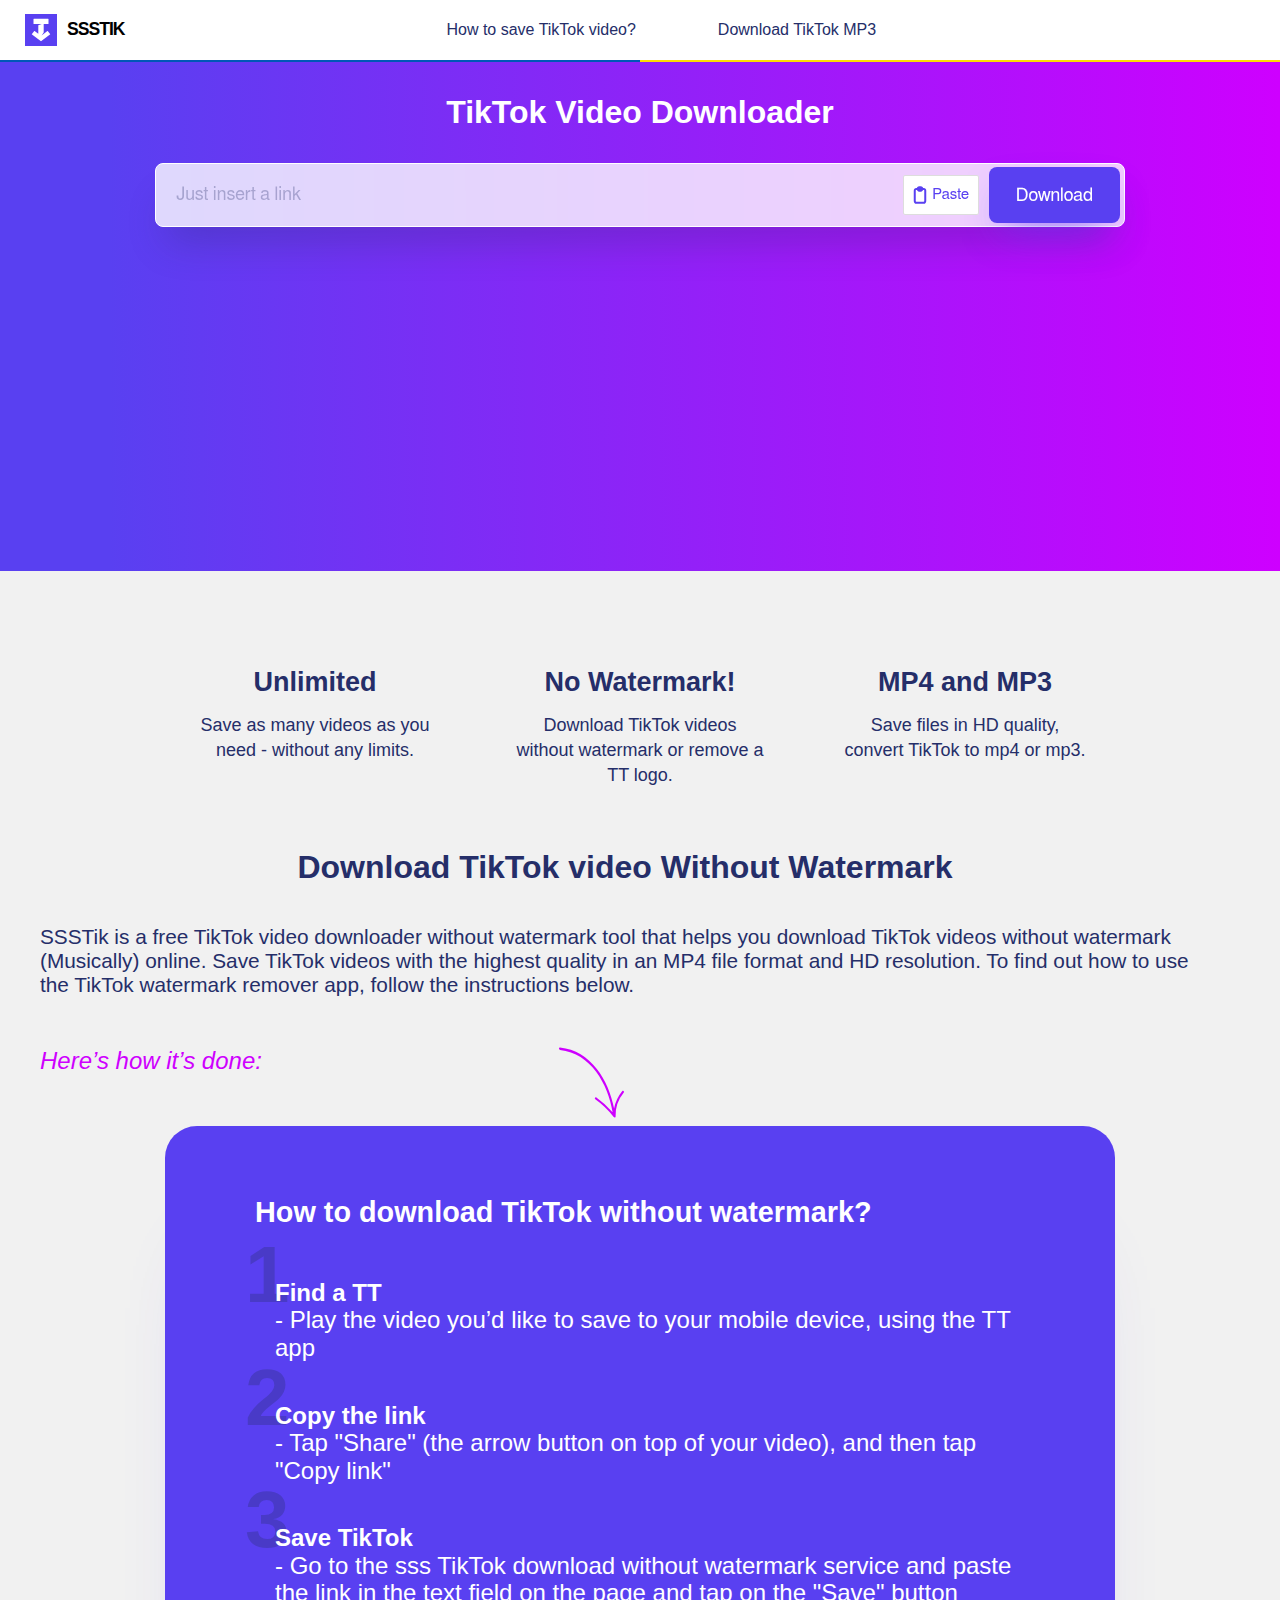
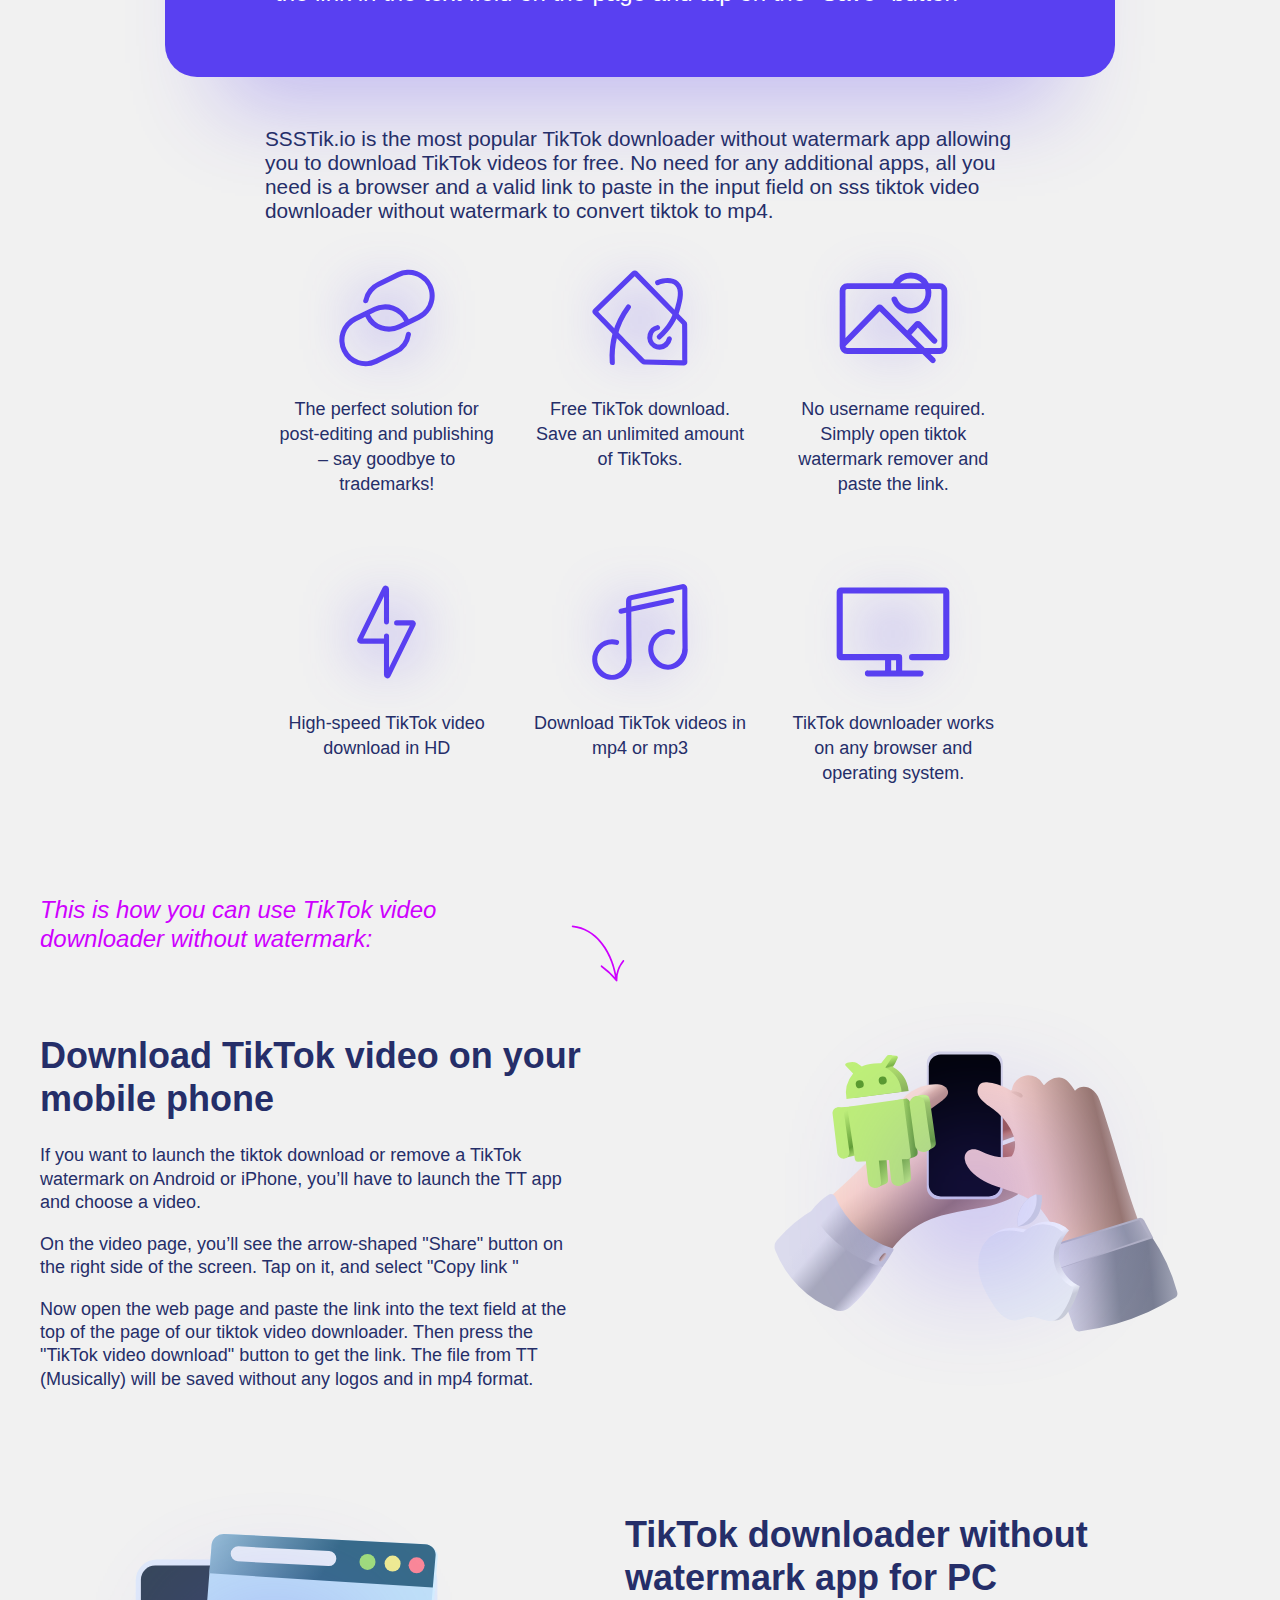
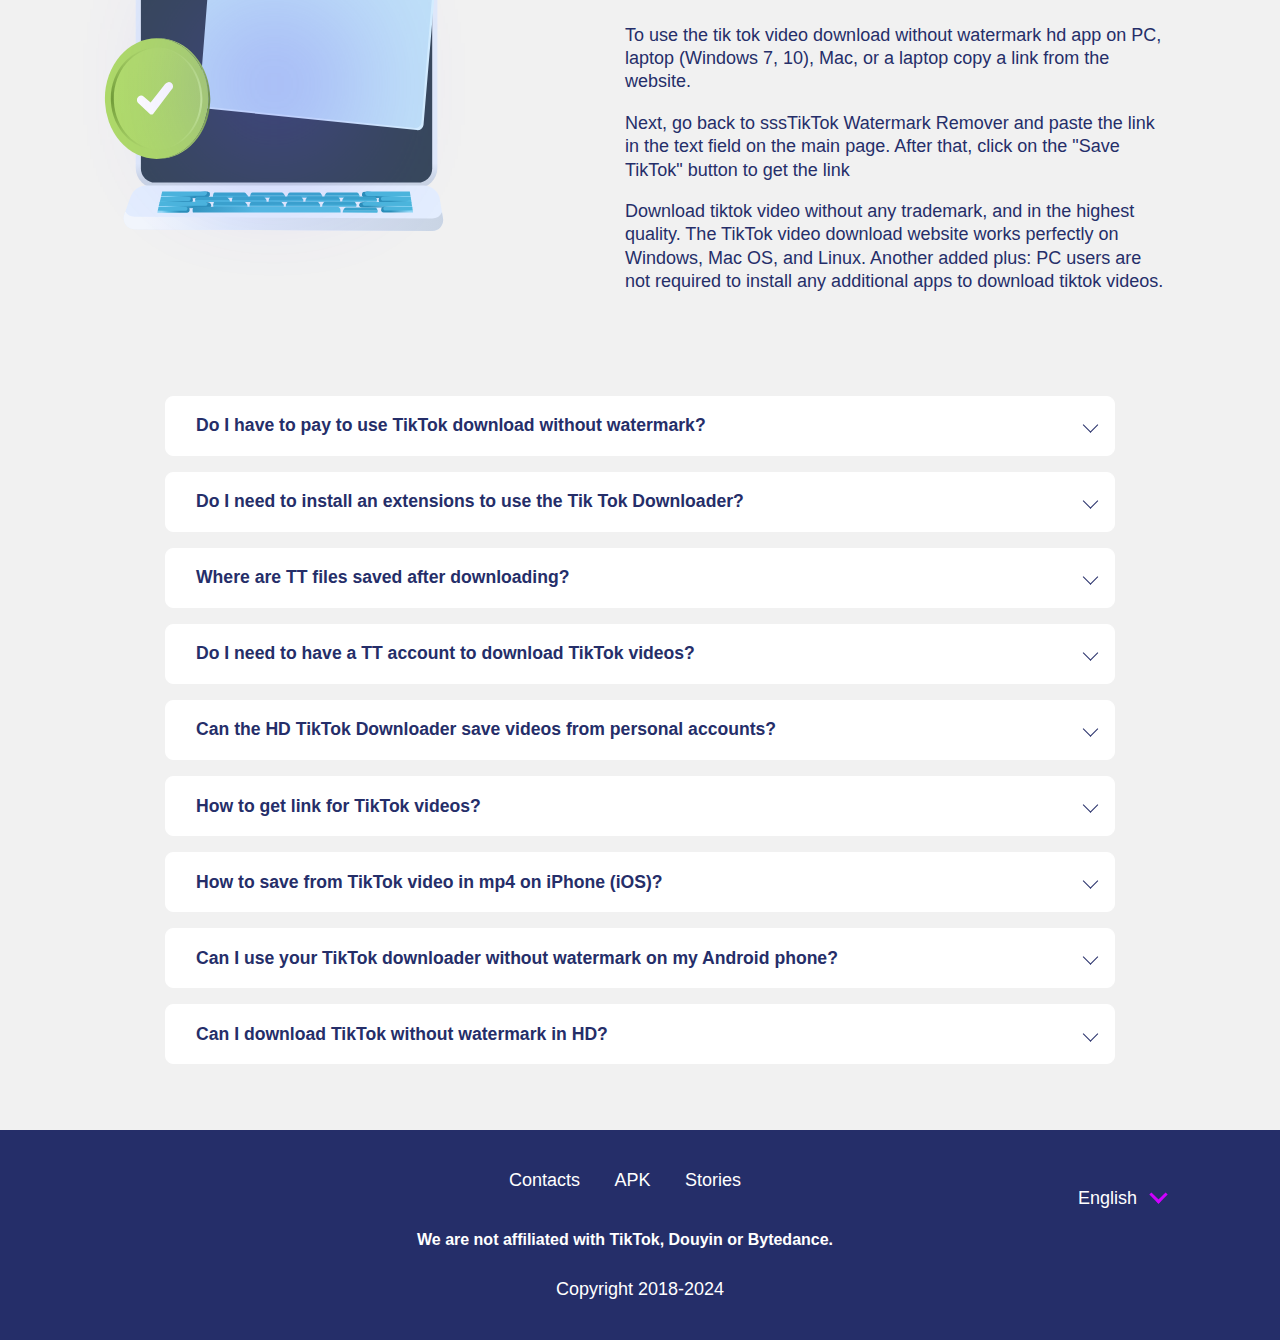
<file: ssstik.html>
<!DOCTYPE html>
<html lang="en">

<head>
    <title>TikTok Downloader - Download TikTok Video Without Watermark</title>
<meta charset="utf-8">
<meta name="description" content="Fastest TikTok video downloader! Save your TikTok videos in two taps, fast and free. With or without a watermark with sss TikTok mp4 video downloader online">
<meta name="author" content="SSSTik.io">
<meta content="width=device-width, initial-scale=1.0, maximum-scale=5.0, shrink-to-fit=no" name="viewport">
<meta property="og:title" content="TikTok Downloader - Download TikTok Video Without Watermark">
<meta property="og:description" content="Fastest TikTok video downloader! Save your TikTok videos in two taps, fast and free. With or without a watermark with sss TikTok mp4 video downloader online">
<meta property="og:type" content="article">
<meta property="og:url" content="https://ssstik.io/">
<meta property="og:image" content="https://ssstik.io/images/og.png">
<meta property="og:site_name" content="SSSTik.io">
<meta name="google" content="notranslate">
<link rel="stylesheet" href="css/ssstik-style.min.css">
<link rel="preconnect" href="//www.google-analytics.com">
<link rel="dns-prefetch" href="//www.google-analytics.com">
<link rel="preconnect" href="//pagead2.googlesyndication.com" crossorigin>
<link rel="shortcut icon" href="favicons/5283--favicon.ico" type="image/x-icon">
<link rel="icon" href="favicons/1443--favicon.ico" type="image/x-icon">
<link rel="apple-touch-icon" sizes="180x180" href="favicons/8286--apple-touch-icon.png" alt="">
<link rel="icon" type="image/png" sizes="32x32" href="favicons/3024--favicon-32x32.png" alt="">
<link rel="icon" type="image/png" sizes="16x16" href="favicons/5865--favicon-16x16.png" alt="">
<link rel="manifest" href="/site.webmanifest">
<meta name="msapplication-TileColor" content="#472d4e">
<meta name="theme-color" content="#472d4e">
<link rel="apple-touch-icon-precomposed" href="favicons/2538--apple-touch-icon-precomposed.png">
<link rel="apple-touch-icon-precomposed" sizes="72x72" href="favicons/3135--apple-touch-icon-72x72-precomposed.png">
<link rel="apple-touch-icon-precomposed" sizes="76x76" href="favicons/1221--apple-touch-icon-76x76-precomposed.png">
<link rel="apple-touch-icon-precomposed" sizes="114x114" href="favicons/3372--apple-touch-icon-114x114-precomposed.png">
<link rel="apple-touch-icon-precomposed" sizes="120x120" href="favicons/1563--apple-touch-icon-120x120-precomposed.png">
<link rel="apple-touch-icon-precomposed" sizes="144x144" href="favicons/3680--apple-touch-icon-144x144-precomposed.png">
<link rel="apple-touch-icon-precomposed" sizes="152x152" href="favicons/5714--apple-touch-icon-152x152-precomposed.png">
<link rel="apple-touch-icon-precomposed" sizes="180x180" href="favicons/8059--apple-touch-icon-180x180-precomposed.png">
<link rel="icon" sizes="192x192" href="favicons/6423--android-chrome-192x192.png">
<link rel="icon" sizes="512x512" href="favicons/2483--android-chrome-512x512.png">

<link rel="canonical" href="https://ssstik.io/">
<link rel="alternate" href="https://ssstik.io/" hreflang="en">
<link rel="alternate" href="https://ssstik.io/" hreflang="en-US">
<link rel="alternate" href="https://ssstik.io/ru" hreflang="ru">
<link rel="alternate" href="https://ssstik.io/tr" hreflang="tr">
<link rel="alternate" href="https://ssstik.io/es" hreflang="es">
<link rel="alternate" href="https://ssstik.io/pt" hreflang="pt">
<link rel="alternate" href="https://ssstik.io/fr" hreflang="fr">
<link rel="alternate" href="https://ssstik.io/de" hreflang="de">
<link rel="alternate" href="https://ssstik.io/vi" hreflang="vi">
<link rel="alternate" href="https://ssstik.io/id" hreflang="id">
<link rel="alternate" href="https://ssstik.io/ja" hreflang="ja">
<link rel="alternate" href="https://ssstik.io/ko" hreflang="ko">
<link rel="alternate" href="https://ssstik.io/ar" hreflang="ar">
<link rel="alternate" href="https://ssstik.io/th" hreflang="th">
<link rel="alternate" href="https://ssstik.io/it" hreflang="it">
<link rel="alternate" href="https://ssstik.io/pl" hreflang="pl">
<link rel="alternate" href="https://ssstik.io/ms" hreflang="ms">
<link rel="alternate" href="https://ssstik.io/uk" hreflang="uk">
<link rel="alternate" href="https://ssstik.io/nl" hreflang="nl">
<link rel="alternate" href="https://ssstik.io/ro" hreflang="ro">
<link rel="alternate" href="https://ssstik.io/in" hreflang="en-in">
<link rel="alternate" href="https://ssstik.io/" hreflang="x-default">
    <meta name="lb-version" content="lb3">
    <meta name="apple-itunes-app" content="app-id=1618823987, affiliate-data=ct=smartssstik">
    </head>

<body class="en bg-grey" id="sss_body">
    <!-- Google Tag Manager (noscript) -->
    <noscript><iframe src="https://www.googletagmanager.com/ns.html?id=GTM-K3K8RD9" height="0" width="0" style="display:none;visibility:hidden"></iframe></noscript>
    <!-- End Google Tag Manager (noscript) -->
    <header>
        <div class="home-menu pure-menu pure-menu-horizontal pure-menu-fixed">
            <div class="menu-wrapper">
                <a class="pure-menu-heading" href="ssstik.html">
                    <div class="sss">
                        <img src="images/images-logosmall.svg" width="32" height="32" alt="tiktok downloader">
                        <div>
                            sssTik                        </div>
                    </div>
                </a>
                <div id="menu" class="pure-menu pure-menu-horizontal">
    <ul class="pure-menu-list u-oh">
                <li class="pure-menu-item">
            <a href="how-to-download-tiktok-video.html" class="pure-menu-link">How to save TikTok video?</a>
        </li>
        <li class="pure-menu-item">
            <a href="download-tiktok-mp3.html" class="pure-menu-link">Download TikTok MP3</a>
        </li>
            </ul>
</div>                <div class="flex-1">
                    <div id="twt_promo">
    <a href="https://play.google.com/store/apps/details?id=com.video.videodownloader_appdl" rel="nofollow noopener" target="_blank" class="download_with_app" id="dwapp">
        <span>
            Download with App        </span>
        <span>
            Install App        </span>
    </a>
</div>
                </div>

                <nav id="menu__toggle__wrapper">
                    <div id="menuToggle">
                        <input type="checkbox" id="menu_toggler">
                        <label for="menu_toggler"></label>
                        <span class="bar"></span>
                        <span class="bar"></span>
                        <span class="bar"></span>
                    </div>
                </nav>
            </div>
            <span class="standforukraine">
                <i></i>
                <i></i>
            </span>
        </div>

    </header>
    <main>
        <section><div class="splash-container" id="splash" hx-ext="include-vals">
    <div id="splash_wrapper" class="splash" style="max-width: 1680px;">

        <h1 class="splash-head hide-after-request" id="bigmessage">
            TikTok Video Downloader        </h1>
        <div class="error-container-wrapper">
            <div id="errorContainer"></div>
        </div>
                <form class="pure-form pure-g hide-after-request" id="_gcaptcha_pt" rel="nofollow" hx-post="/abc?url=dl">
            <div class="loader loader--style8 htmx-indicator pure-u-1" id="main_loader">
            </div>
            <div class="relative u-fw">
                <input id="main_page_text" title="https://m.tiktok.com/v/6606727368545406213.html" name="id" type="text" class="form-control input-lg" placeholder="Just insert a link" autofocus disabled required>
                <input id="locale" name="locale" type="hidden" value="en">
                <button id="paste" type="button" style="display: none">
                    <svg data-v-611f7da7="" width="14" height="18" viewbox="0 0 14 18" fill="none" xmlns="http://www.w3.org/2000/svg">
                        <path data-v-611f7da7="" d="M4.75 2.9625C4.75 2.505 4.90804 2.06624 5.18934 1.74274C5.47064 1.41924 5.85218 1.2375 6.25 1.2375H7.75C8.14782 1.2375 8.52936 1.41924 8.81066 1.74274C9.09196 2.06624 9.25 2.505 9.25 2.9625M4.75 2.9625H3.25C2.85218 2.9625 2.47064 3.14424 2.18934 3.46774C1.90804 3.79124 1.75 4.23 1.75 4.6875V15.0375C1.75 15.495 1.90804 15.9338 2.18934 16.2573C2.47064 16.5808 2.85218 16.7625 3.25 16.7625H10.75C11.1478 16.7625 11.5294 16.5808 11.8107 16.2573C12.092 15.9338 12.25 15.495 12.25 15.0375V4.6875C12.25 4.23 12.092 3.79124 11.8107 3.46774C11.5294 3.14424 11.1478 2.9625 10.75 2.9625H9.25H4.75ZM4.75 2.9625C4.75 3.41999 4.90804 3.85875 5.18934 4.18225C5.47064 4.50576 5.85218 4.6875 6.25 4.6875H7.75C8.14782 4.6875 8.52936 4.50576 8.81066 4.18225C9.09196 3.85875 9.25 3.41999 9.25 2.9625H4.75Z" stroke="#383838" stroke-width="2" stroke-linecap="round" stroke-linejoin="round"></path>
                    </svg>
                    <span>
                        Paste                    </span>
                </button>

                <button id="clear" type="button" style="display: none">
                    <svg data-v-611f7da7="" width="14px" height="14px" viewbox="0 0 320 512" xmlns="http://www.w3.org/2000/svg">
                        <path data-v-611f7da7="" d="M207.6 256l107.72-107.72c6.23-6.23 6.23-16.34 0-22.58l-25.03-25.03c-6.23-6.23-16.34-6.23-22.58 0L160 208.4 52.28 100.68c-6.23-6.23-16.34-6.23-22.58 0L4.68 125.7c-6.23 6.23-6.23 16.34 0 22.58L112.4 256 4.68 363.72c-6.23 6.23-6.23 16.34 0 22.58l25.03 25.03c6.23 6.23 16.34 6.23 22.58 0L160 303.6l107.72 107.72c6.23 6.23 16.34 6.23 22.58 0l25.03-25.03c6.23-6.23 6.23-16.34 0-22.58L207.6 256z" fill="#4a4a4a"></path>
                    </svg>
                    <span>
                        Clear                    </span>
                </button>
                                <button type="submit" id="submit" class="vignette_active pure-button-primary" disabled>
                    <span>Download</span>
                    <span>Please wait</span>
                </button>
            </div>
        </form>
                <div class="adcontainer_big" id="ad_main">
            <!-- AD:START -->
<ins class="adsbygoogle" id="googlead_main" data-ad-format="auto" data-full-width-responsive="true"></ins>
<!-- AD:END -->        </div>
        <div id="target"></div>
    </div>
</div></section>        <div id="main_body_hide" class="hide-after-request">
            <section><div class="content">        <div class="main-highlights" style="max-width: 900px; margin: 0 auto; ">
        <div class="responsive">
            
            <div class="content is-center">
                <p class="text-color--main u-bigger-text">
                    Unlimited                </p>
                <div>
                    Save as many videos as you need - without any limits.                </div>
            </div>
        </div>

        <div class="responsive">
                        <div class="content is-center">
                <p class="text-color--main u-bigger-text">
                    No Watermark!                </p>
                <div>
                    Download TikTok videos without watermark or remove a TT logo.                </div>
            </div>
        </div>

        <div class="responsive">
                        <div class="content is-center">
                <p class="text-color--main u-bigger-text">
                    MP4 and MP3                </p>
                <div>
                    Save files in HD quality, convert TikTok to mp4 or mp3.                </div>
            </div>
        </div>
    </div>
</div></section><div class="content-visibility">    <section class="text">
        <div class="text__container">
            <h2>Download TikTok video Without Watermark</h2>
            <div class="text__desc">
                SSSTik is a free TikTok video downloader without watermark tool that helps you download TikTok videos without watermark (Musically) online. Save TikTok videos with the highest quality in an MP4 file format and HD resolution. To find out how to use the TikTok watermark remover app, follow the instructions below.            </div>
            <div class="info-arrow">
                Here&rsquo;s how it&rsquo;s done:                                    <img src="images/images-infoarrow.svg" alt="" width="67">
                            </div>
        </div>

        <div class="blue__block">
            <h3>How to download TikTok without watermark?</h3>
            
<ol>
<li><b>Find a TT</b> - Play the video you&rsquo;d like to save to your mobile device, using the TT app</li>
<li><b>Copy the link</b> - Tap "Share" (the arrow button on top of your video), and then tap "Copy link"</li>
<li><b>Save TikTok</b> - Go to the sss TikTok download without watermark service and paste the link in the text field on the page and tap on the "Save" button</li>
</ol>
        </div>
    </section>
    

<section id="six__items">
    <div class="container">
        <div class="six__items_header">
            <p>SSSTik.io is the most popular TikTok downloader without watermark app allowing you to download TikTok videos for free. No need for any additional apps, all you need is a browser and a valid link to paste in the input field on sss tiktok video downloader without watermark to convert tiktok to mp4.</p>
        </div>
        <div class="six__items_wrapper">
                                    <div class="six__items_item">
                <div class="six__items_image">
                    <img src="images/images-link.svg" alt="" height="110" width="110" loading="lazy">
                </div>
                <div class="six__items_text">
                    The perfect solution for post-editing and publishing &ndash; say goodbye to trademarks!                </div>
            </div>
                                    <div class="six__items_item">
                <div class="six__items_image">
                    <img src="images/images-price.svg" alt="" height="110" width="110" loading="lazy">
                </div>
                <div class="six__items_text">
                    Free TikTok download. Save an unlimited amount of TikToks.                </div>
            </div>
                                    <div class="six__items_item">
                <div class="six__items_image">
                    <img src="images/images-gallery.svg" alt="" height="110" width="125" loading="lazy">
                </div>
                <div class="six__items_text">
                    No username required. Simply open tiktok watermark remover and paste the link.                </div>
            </div>
                                    <div class="six__items_item">
                <div class="six__items_image">
                    <img src="images/images-power.svg" alt="" height="110" width="73" loading="lazy">
                </div>
                <div class="six__items_text">
                    High-speed TikTok video download in HD                </div>
            </div>
                                    <div class="six__items_item">
                <div class="six__items_image">
                    <img src="images/images-music.svg" alt="" height="110" width="110" loading="lazy">
                </div>
                <div class="six__items_text">
                    Download TikTok videos in mp4 or mp3                </div>
            </div>
                                    <div class="six__items_item">
                <div class="six__items_image">
                    <img src="images/images-tv.svg" alt="" height="110" width="132" loading="lazy">
                </div>
                <div class="six__items_text">
                    TikTok downloader works on any browser and operating system.                </div>
            </div>
                    </div>
    </div>
</section>
        <section>
        <div class="main__content">
            <div class="main__content__container">
                <div class="info-arrow">
                    This is how you can use TikTok video downloader without watermark:                                                                    <img src="images/images-infoarrow.svg" alt="" width="54">
                                    </div>
            </div>

                                        <div class="main__content__container u-m-bottom d-flex">
                    <div class="u-smaller-text flex-1 align-items-center text text--text">
                        <h3>Download TikTok video on your mobile phone                        </h3>
                        <p>If you want to launch the tiktok download or remove a TikTok watermark on Android or iPhone, you&rsquo;ll have to launch the TT app and choose a video.</p> 
<p>On the video page, you&rsquo;ll see the arrow-shaped "Share" button on the right side of the screen. Tap on it, and select "Copy link "</p>
<p>Now open the web page and paste the link into the text field at the top of the page of our tiktok video downloader. Then press the "TikTok video download" button to get the link. The file from TT (Musically) will be saved without any logos and in mp4 format.</p>
                    </div>
                    <div class="d-flex align-items-center text--image">
                        <div class="flex-1 image__wrapper">

                            <img src="images/images-download.svg" loading="lazy" width="416" height="289" alt="tiktok downloader android">
                        </div>
                    </div>
                </div>
                                        <div class="main__content__container u-m-bottom d-flex">
                    <div class="d-flex text-pr align-items-center text--image">
                        <div class="flex-1 image__wrapper">
                            <img src="images/images-video.svg" loading="lazy" width="368" height="321" alt="download tiktok video pc">
                        </div>
                    </div>
                    <div class="u-smaller-text flex-1 align-items-center text text--text">
                        <h3>TikTok downloader without watermark app for PC                        </h3>
                        <p>To use the tik tok video download without watermark hd app on PC, laptop (Windows 7, 10), Mac, or a laptop copy a link from the website.</p>
<p>Next, go back to sssTikTok Watermark Remover and paste the link in the text field on the main page. After that, click on the "Save TikTok" button to get the link</p>
<p>Download tiktok video without any trademark, and in the highest quality. The TikTok video download website works perfectly on Windows, Mac OS, and Linux. Another added plus: PC users are not required to install any additional apps to download tiktok videos.</p>

                    </div>
                </div>
                                </div>
    </section>
                <section id="accordion">
            <div class="accordion__container" itemprop="mainEntity" itemscope="" itemtype="https://schema.org/FAQPage">
                                    <div itemscope="" itemprop="mainEntity" itemtype="https://schema.org/Question" class="faq-drawer">
                        <input class="faq-drawer__trigger" id="faq-drawer-0" type="checkbox"><label class="faq-drawer__title accordion" for="faq-drawer-0" itemprop="name">Do I have to pay to use TikTok download without watermark?</label>
                        <div class="panel faq-drawer__content-wrapper" data-panel="panel-0" itemscope="" itemprop="acceptedAnswer" itemtype="https://schema.org/Answer">
                            <div itemprop="text" class="faq-drawer__content">
                                No, you don't have to pay for anything, because our online tiktok downloader without watermark remains entirely for free! TikTok saver support all modern browsers, including Google Chrome, Mozilla Firefox, Safari, Microsoft Edge, and more.                            </div>
                        </div>
                    </div>
                                    <div itemscope="" itemprop="mainEntity" itemtype="https://schema.org/Question" class="faq-drawer">
                        <input class="faq-drawer__trigger" id="faq-drawer-1" type="checkbox"><label class="faq-drawer__title accordion" for="faq-drawer-1" itemprop="name">Do I need to install an extensions to use the Tik Tok Downloader?</label>
                        <div class="panel faq-drawer__content-wrapper" data-panel="panel-1" itemscope="" itemprop="acceptedAnswer" itemtype="https://schema.org/Answer">
                            <div itemprop="text" class="faq-drawer__content">
                                Absolutely not. To start TikTok video download and remove the TikTok watermark online, all you need is a link. Paste it into the input field and select the appropriate format for conversion. Our SSS tiktok video downloader and watermark remover app will do the rest.                            </div>
                        </div>
                    </div>
                                    <div itemscope="" itemprop="mainEntity" itemtype="https://schema.org/Question" class="faq-drawer">
                        <input class="faq-drawer__trigger" id="faq-drawer-2" type="checkbox"><label class="faq-drawer__title accordion" for="faq-drawer-2" itemprop="name">Where are TT files saved after downloading?</label>
                        <div class="panel faq-drawer__content-wrapper" data-panel="panel-2" itemscope="" itemprop="acceptedAnswer" itemtype="https://schema.org/Answer">
                            <div itemprop="text" class="faq-drawer__content">
                                When you save from TikTok without trademarks, the files are usually saved to your tiktok download video default location. In your browser settings, you can change and manually select the destination folder for your files.                            </div>
                        </div>
                    </div>
                                    <div itemscope="" itemprop="mainEntity" itemtype="https://schema.org/Question" class="faq-drawer">
                        <input class="faq-drawer__trigger" id="faq-drawer-3" type="checkbox"><label class="faq-drawer__title accordion" for="faq-drawer-3" itemprop="name">Do I need to have a TT account to download TikTok videos?</label>
                        <div class="panel faq-drawer__content-wrapper" data-panel="panel-3" itemscope="" itemprop="acceptedAnswer" itemtype="https://schema.org/Answer">
                            <div itemprop="text" class="faq-drawer__content">
                                No, you do not need to have a TT account. You can download tiktok video with as little as a link. Simply paste it into the input field at the top of the page and click the "Download" button. Our tiktok saver will remove the watermark and the video will be ready to use in a few seconds.                            </div>
                        </div>
                    </div>
                                    <div itemscope="" itemprop="mainEntity" itemtype="https://schema.org/Question" class="faq-drawer">
                        <input class="faq-drawer__trigger" id="faq-drawer-4" type="checkbox"><label class="faq-drawer__title accordion" for="faq-drawer-4" itemprop="name">Can the HD TikTok Downloader save videos from personal accounts?</label>
                        <div class="panel faq-drawer__content-wrapper" data-panel="panel-4" itemscope="" itemprop="acceptedAnswer" itemtype="https://schema.org/Answer">
                            <div itemprop="text" class="faq-drawer__content">
                                Our tik tok download website can neither access the content of private accounts nor save the Tik Tok videos without watermarks from there. The account must be set on public, for videos to be saved.                            </div>
                        </div>
                    </div>
                                    <div itemscope="" itemprop="mainEntity" itemtype="https://schema.org/Question" class="faq-drawer">
                        <input class="faq-drawer__trigger" id="faq-drawer-5" type="checkbox"><label class="faq-drawer__title accordion" for="faq-drawer-5" itemprop="name">How to get link for TikTok videos?</label>
                        <div class="panel faq-drawer__content-wrapper" data-panel="panel-5" itemscope="" itemprop="acceptedAnswer" itemtype="https://schema.org/Answer">
                            <div itemprop="text" class="faq-drawer__content">
                                Open the TT app and select the video you&rsquo;d like to save. Click "Share" and then "Copy Link". Your tiktok download video URL will be ready on your clipboard.                            </div>
                        </div>
                    </div>
                                    <div itemscope="" itemprop="mainEntity" itemtype="https://schema.org/Question" class="faq-drawer">
                        <input class="faq-drawer__trigger" id="faq-drawer-6" type="checkbox"><label class="faq-drawer__title accordion" for="faq-drawer-6" itemprop="name">How to save from TikTok video in mp4 on iPhone (iOS)?</label>
                        <div class="panel faq-drawer__content-wrapper" data-panel="panel-6" itemscope="" itemprop="acceptedAnswer" itemtype="https://schema.org/Answer">
                            <div itemprop="text" class="faq-drawer__content">
                                Due to Apple's Privacy Policy, you cannot download tiktok videos to your iPhone starting from iOS 12 and below. An iOS update to the latest version is needed to use Safari and launch the TikTok video download process and convert TikTok to mp4.                            </div>
                        </div>
                    </div>
                                    <div itemscope="" itemprop="mainEntity" itemtype="https://schema.org/Question" class="faq-drawer">
                        <input class="faq-drawer__trigger" id="faq-drawer-7" type="checkbox"><label class="faq-drawer__title accordion" for="faq-drawer-7" itemprop="name">Can I use your TikTok downloader without watermark on my Android phone?</label>
                        <div class="panel faq-drawer__content-wrapper" data-panel="panel-7" itemscope="" itemprop="acceptedAnswer" itemtype="https://schema.org/Answer">
                            <div itemprop="text" class="faq-drawer__content">
                                Yes, you can use sss TikTok saver to launch tiktok saver on Android phone with our TikTok watermark remover app. Our tiktok video downloader service is 100 % free, fast and constantly updated.                            </div>
                        </div>
                    </div>
                                    <div itemscope="" itemprop="mainEntity" itemtype="https://schema.org/Question" class="faq-drawer">
                        <input class="faq-drawer__trigger" id="faq-drawer-8" type="checkbox"><label class="faq-drawer__title accordion" for="faq-drawer-8" itemprop="name">Can I download TikTok without watermark in HD?</label>
                        <div class="panel faq-drawer__content-wrapper" data-panel="panel-8" itemscope="" itemprop="acceptedAnswer" itemtype="https://schema.org/Answer">
                            <div itemprop="text" class="faq-drawer__content">
                                Of course! SSSTIK.io is the highest resolution tiktok video download without watermark website on the market. If we find a Full HD resolution video or higher of your chosen video, you&rsquo;ll receive a link access to download high-quality TikToks without watermarks, also, you can download photo from TikTok with tiktok watermark remover.                            </div>
                        </div>
                    </div>
                            </div>
        </section>
</div>        </div>
            </main>

    <div class="modal micromodal-slide" id="ad-vignette" aria-hidden="true">
    <div class="modal__overlay" id="ovr" tabindex="-1" data-micromodal-close>
        <div class="modal__container" role="dialog" aria-modal="true" aria-labelledby="ad-vignette-title">
            <header class="modal__header" id="ad-vignette-header">
            </header>
            <main class="modal__content" id="ad-vignette-content">
            </main>
            <footer class="modal__footer" id="ad-vignette-footer">
                <button class="modal__btn" data-micromodal-close aria-label="Close this dialog window">Close</button>
            </footer>
        </div>
    </div>
</div>
<div id="overlayimage">
</div>
    <footer id="footer">
    <div class="footer__container d-flex justify-content-between">
        <div class="flex-1">
        </div>
        <div class="flex-2">
            <nav class="footer__navigation flex-column">
                <div class="footer-row row-1">
                    <a href="contacts.html" target="_self">Contacts</a>

                                        <a href="apk.html" target="_self">APK</a>
                    <a href="download-tiktok-stories.html" target="_self">Stories</a>
                                    </div>
                <div class="footer-row row-2">
                    <b>We are not affiliated with TikTok, Douyin or Bytedance.</b>
                </div>
                <script type="application/ld+json">
                    {
                        "@context": "http://schema.org",
                        "@type": "Organization",
                        "name": "SSSTik",
                        "url": "https://ssstik.io",
                        "logo": "https://ssstik.io/apple-touch-icon-180x180-precomposed.png",
                        "image": "https://ssstik.io/images/og.png",
                        "description": "Fastest TikTok video downloader! Save your TikTok videos in two taps, fast and free. With or without a watermark with sss TikTok mp4 video downloader online",
                        "email": "contact@ssstik.io"
                    }
                </script>
                                <script type="application/ld+json">
                    {
                        "@context": "http://schema.org",
                        "@type": "WebApplication",
                        "name": "TikTok downloader",
                        "applicationCategory": "EntertainmentApplication",
                        "aggregateRating": {
                            "@type": "AggregateRating",
                            "ratingValue": "4.9",
                            "reviewCount": "297145"
                        }
                    }
                </script>
                            </nav>
        </div>
                <div class="flex-1 lang-wrapper">
            <ul id="language-switcher">
                <li class="">
                    <div id="menuLink1">
                        English&nbsp;&nbsp;&nbsp;
                    </div>
                    <ul class="pure-menu-children u-smaller-text u-shadow--black">
                        <li class="pure-menu-item"><a href="id.html" lang="id" class="pure-menu-link">&nbsp;Bahasa&nbsp;Indonesia&#8236;</a></li><li class="pure-menu-item"><a href="de.html" lang="de" class="pure-menu-link">&nbsp;Deutsh</a></li><li class="pure-menu-item"><a href="es.html" lang="es" class="pure-menu-link">&nbsp;Espa&ntilde;ol</a></li><li class="pure-menu-item"><a href="fr.html" lang="fr" class="pure-menu-link">&nbsp;Fran&ccedil;ais</a></li><li class="pure-menu-item"><a href="ja.html" lang="ja" class="pure-menu-link">&nbsp;&#26085;&#26412;&#35486;</a></li><li class="pure-menu-item"><a href="ko.html" lang="ko" class="pure-menu-link">&nbsp;&#54620;&#44397;&#50612;</a></li><li class="pure-menu-item"><a href="pt.html" lang="pt" class="pure-menu-link">&nbsp;Portugu&ecirc;s&nbsp;(Brasil)</a></li><li class="pure-menu-item"><a href="ru.html" lang="ru" class="pure-menu-link">&nbsp;&#1056;&#1091;&#1089;&#1089;&#1082;&#1080;&#1081;</a></li><li class="pure-menu-item"><a href="tr.html" lang="tr" class="pure-menu-link">&nbsp;T&uuml;rk&ccedil;e&#8236;&#8236;</a></li><li class="pure-menu-item"><a href="vi.html" lang="vi" class="pure-menu-link">&nbsp;Ti&#7871;ng&nbsp;Vi&#7879;t</a></li><li class="pure-menu-item"><a href="ar.html" lang="ar" class="pure-menu-link">&nbsp;&#1575;&#1604;&#1593;&#1585;&#1576;&#1610;&#1577;</a></li><li class="pure-menu-item"><a href="th.html" lang="th" class="pure-menu-link">&nbsp;&#3652;&#3607;&#3618;</a></li><li class="pure-menu-item"><a href="it.html" lang="it" class="pure-menu-link">&nbsp;Italiano</a></li><li class="pure-menu-item"><a href="pl.html" lang="pl" class="pure-menu-link">&nbsp;Polskie</a></li><li class="pure-menu-item"><a href="ms.html" lang="ms" class="pure-menu-link">&nbsp;Malaysian</a></li><li class="pure-menu-item"><a href="uk.html" lang="uk" class="pure-menu-link">&nbsp;Ukrainian</a></li><li class="pure-menu-item"><a href="nl.html" lang="nl" class="pure-menu-link">&nbsp;Nederlands</a></li><li class="pure-menu-item"><a href="ro.html" lang="ro" class="pure-menu-link">&nbsp;Romanian</a></li>                    </ul>
                </li>
            </ul>
        </div>
        
    </div>
    <div class="text-center">
        <div class="copyright">
            Copyright 2018-2024        </div>
    </div>
    </footer>    <!-- GOOGLEAD_MINI:START Shows only on @media only screen and (min-width: 310px) and (max-width:500px) -->
<div id="adBottom">
    <div class="ad_sticky">
        <ins class="adsbygoogle" id="ad_bottom" data-full-width-responsive="true"></ins>
        <div class="ad-close" onclick="document.getElementById('adBottom').style.display = 'none';document.getElementById('footer').style.marginBottom='0'">
            <svg width="22px" height="22px" viewbox="0 0 16 16" class="bi bi-x" fill="#000" xmlns="http://www.w3.org/2000/svg">
                <path fill-rule="evenodd" d="M4.646 4.646a.5.5 0 0 1 .708 0L8 7.293l2.646-2.647a.5.5 0 0 1 .708.708L8.707 8l2.647 2.646a.5.5 0 0 1-.708.708L8 8.707l-2.646 2.647a.5.5 0 0 1-.708-.708L7.293 8 4.646 5.354a.5.5 0 0 1 0-.708z"></path>
            </svg>
        </div>
    </div>
</div>
<!-- GOOGLEAD_MINI:END -->
    <script>
        var s_n = 'ssstik.io',
            s_idgg =
            'GTM-K3K8RD9',
            s_locale = 'en',
            s_blcklst = ['BY', 'RU'],
            s_altvign = ['XXX'],
            s_furl = 'abc',
            s_tt = 'MmFRQzk4',
            s_prov =
            'google',
            s_ven = 1 ,
            s_mbe = 0 ,
            s_tbe = 1 ,
            s_gae = 1 ;
        var partnerAlerts = {
            unknown: 'V3JvbmcrbGluaytmb3JtYXQuK1Bhc3RlK2NvcnJlY3QrbGluaythbmQrdHJ5K2FnYWlu',
            likee: '[base64]',
            snack: '',
            twitter: '[base64]',
            facebook: '[base64]',
            youtube: 'U29ycnklMkMrd2UrZG8rbm90K3N1cHBvcnQrWW91dHViZStsaW5rcyUyMQ==',
        };
        var powerTag = powerTag || {};
        powerTag.gdprShowConsentToolButton = false;
    </script>
    <script src="js/js-script_ssstik.min.js" defer></script>
</body>

</html>
</file>
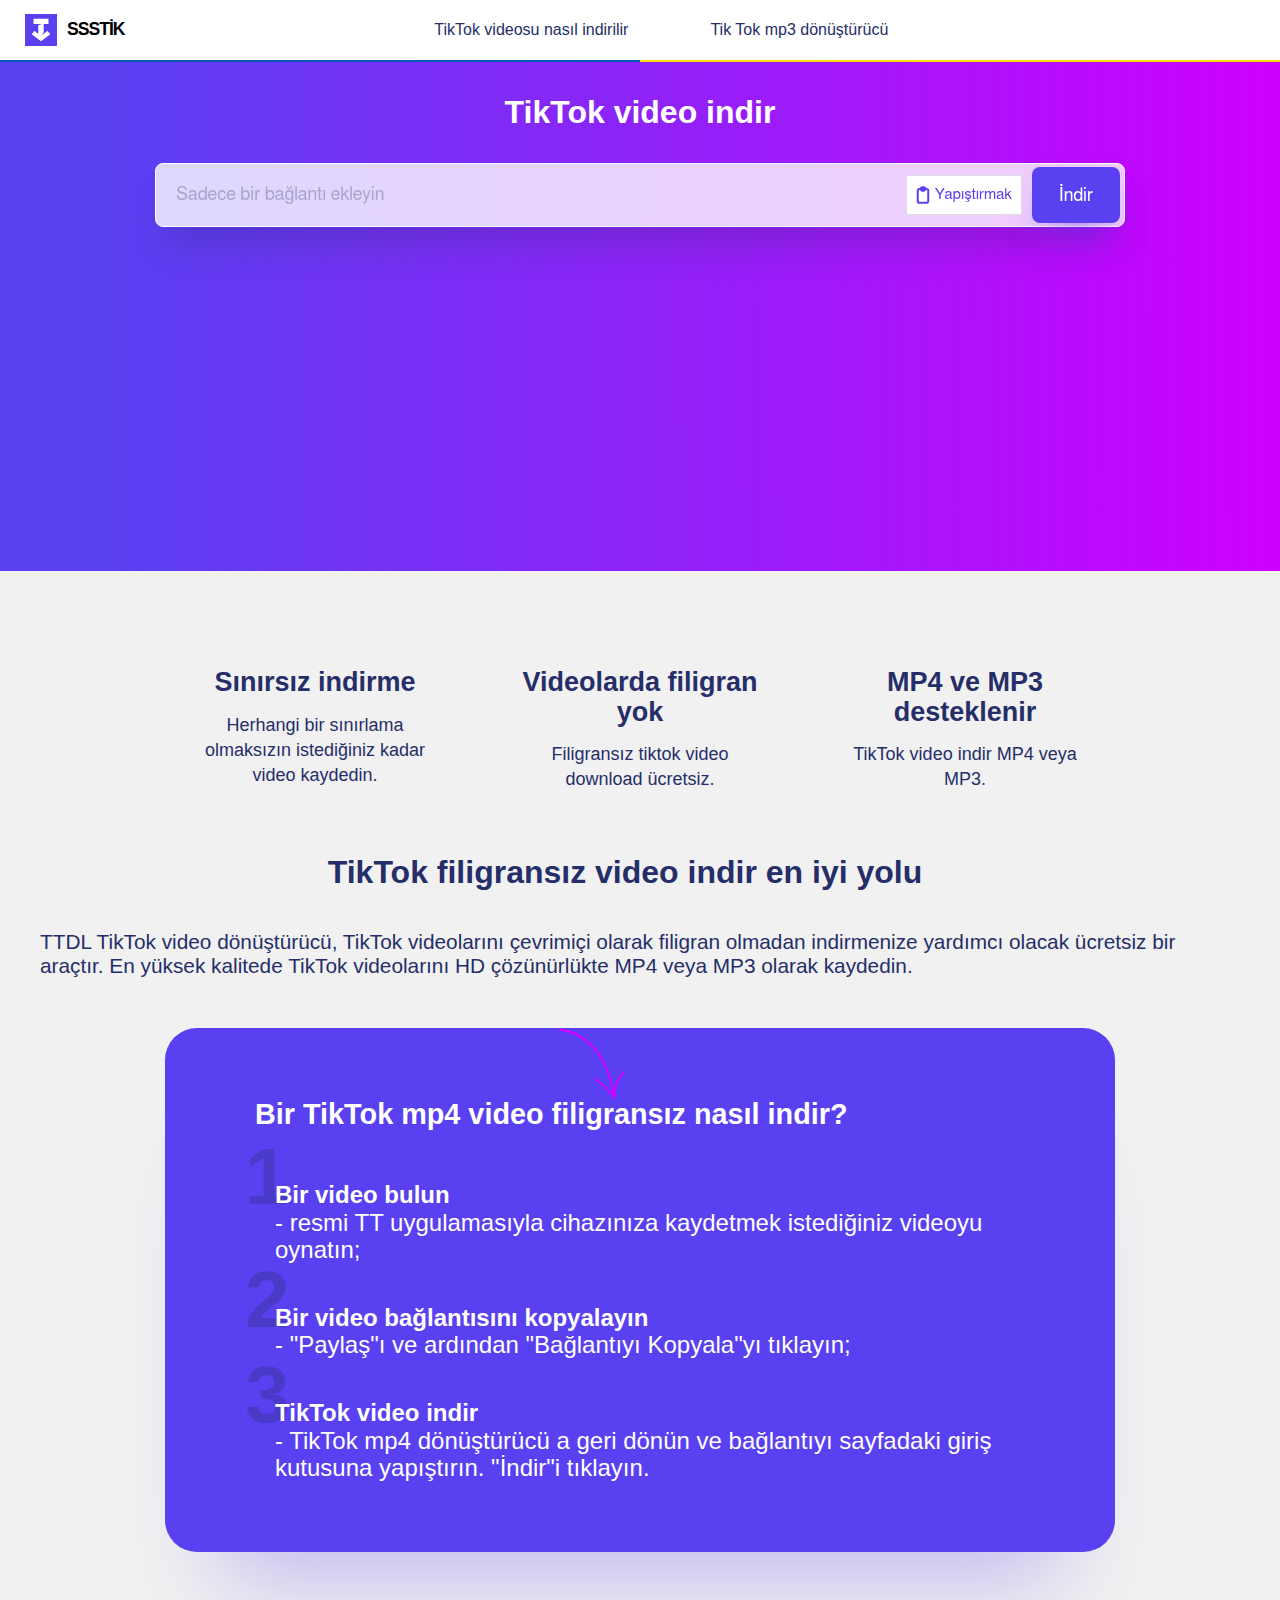
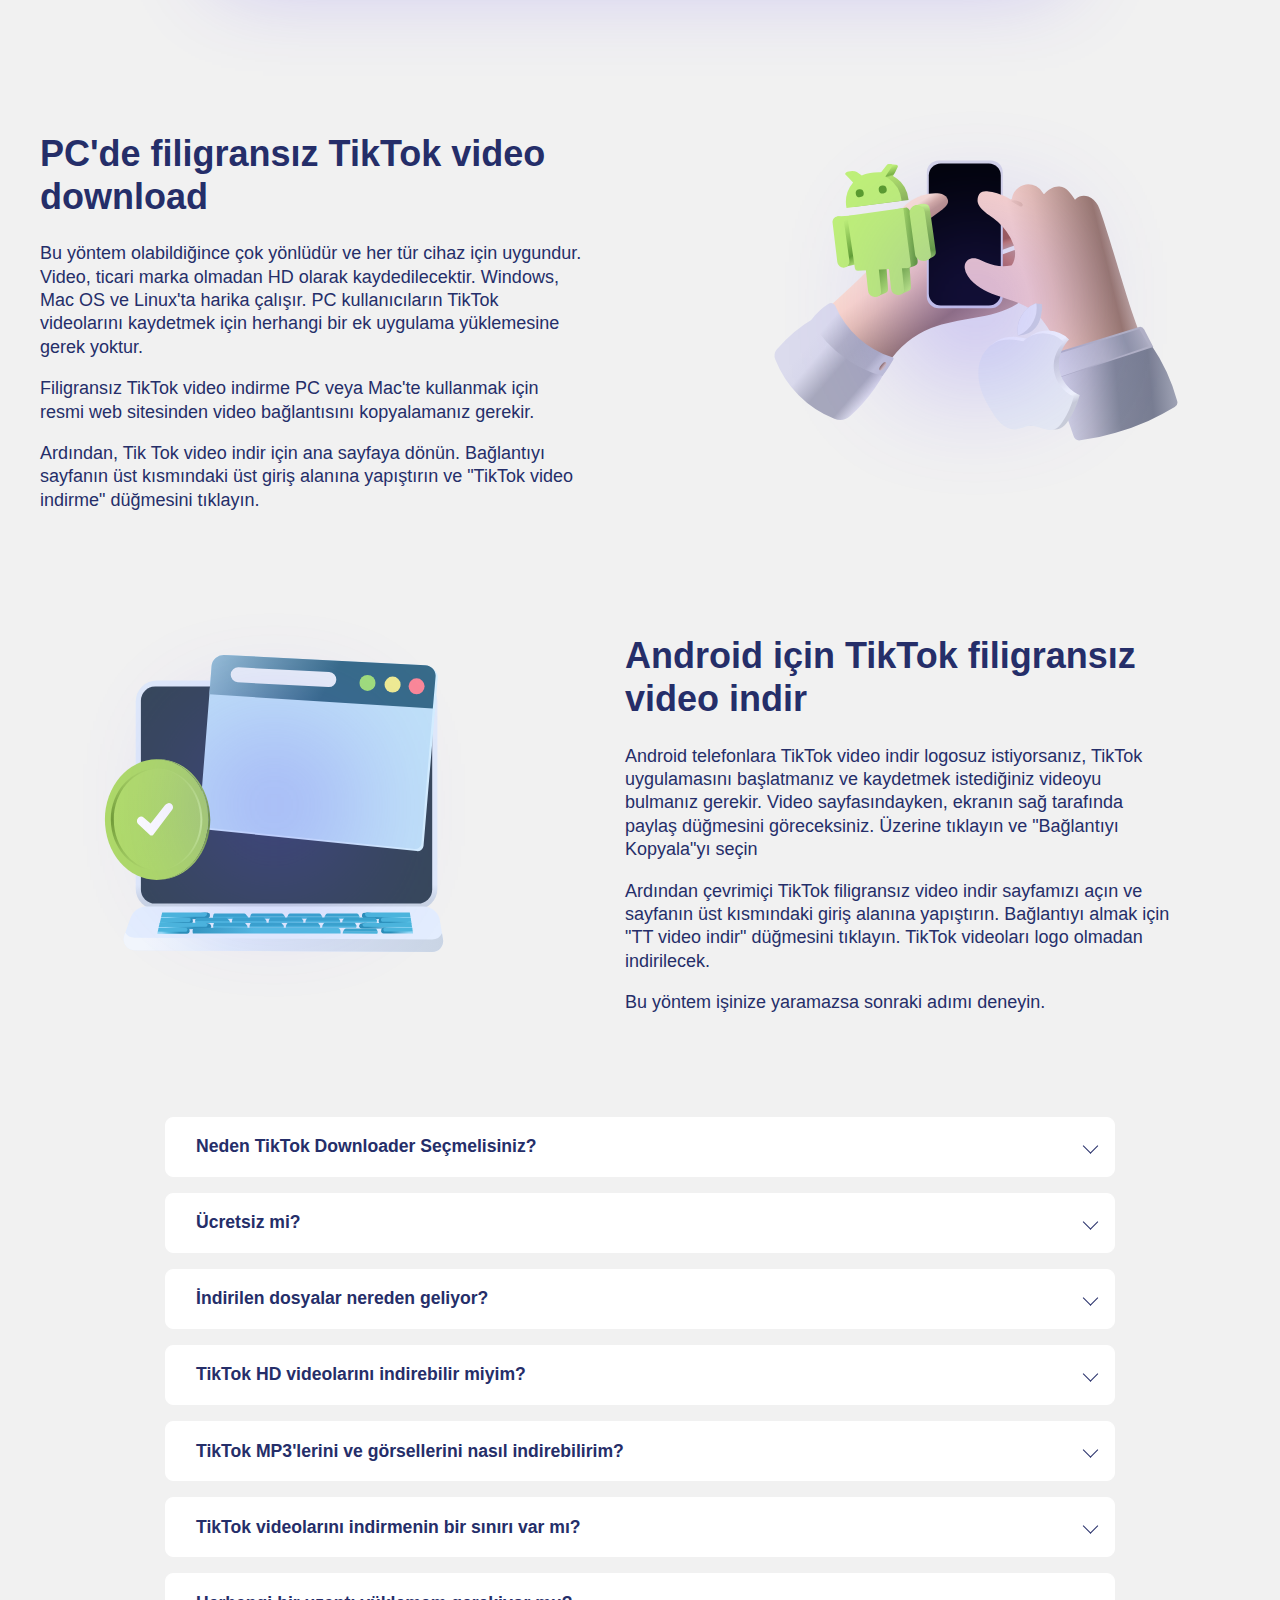
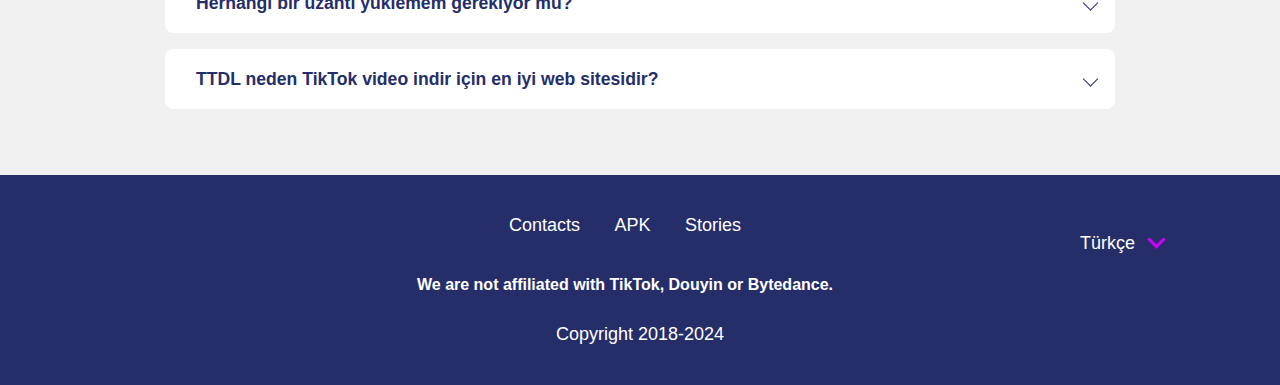
<file: tr.html>
<!DOCTYPE html>
<html lang="tr">

<head>
    <title>TikTok video indir filigrans&#305;z MP4 &ccedil;evrimi&ccedil;i &uuml;cretsiz indirin</title>
<meta charset="utf-8">
<meta name="description" content="TikTok video indir filigrans&#305;z &ccedil;evrimi&ccedil;i &uuml;cretsiz! Videolar&#305; birka&ccedil; basit ad&#305;mda ve &uuml;cretsiz olarak kaydedin. S&#305;n&#305;r veya ba&#351;ka k&#305;s&#305;tlama yoktur!">
<meta name="author" content="SSSTik.io">
<meta content="width=device-width, initial-scale=1.0, maximum-scale=5.0, shrink-to-fit=no" name="viewport">
<meta property="og:title" content="TikTok video indir filigrans&#305;z MP4 &ccedil;evrimi&ccedil;i &uuml;cretsiz indirin">
<meta property="og:description" content="TikTok video indir filigrans&#305;z &ccedil;evrimi&ccedil;i &uuml;cretsiz! Videolar&#305; birka&ccedil; basit ad&#305;mda ve &uuml;cretsiz olarak kaydedin. S&#305;n&#305;r veya ba&#351;ka k&#305;s&#305;tlama yoktur!">
<meta property="og:type" content="article">
<meta property="og:url" content="https://ssstik.io/tr">
<meta property="og:image" content="https://ssstik.io/images/og.png">
<meta property="og:site_name" content="SSSTik.io">
<meta name="google" content="notranslate">
<link rel="stylesheet" href="css/ssstik-style.min.css">
<link rel="preconnect" href="//www.google-analytics.com">
<link rel="dns-prefetch" href="//www.google-analytics.com">
<link rel="preconnect" href="//pagead2.googlesyndication.com" crossorigin>
<link rel="shortcut icon" href="favicons/7883--favicon.ico" type="image/x-icon">
<link rel="icon" href="favicons/4621--favicon.ico" type="image/x-icon">
<link rel="apple-touch-icon" sizes="180x180" href="favicons/3431--apple-touch-icon.png" alt="">
<link rel="icon" type="image/png" sizes="32x32" href="favicons/7714--favicon-32x32.png" alt="">
<link rel="icon" type="image/png" sizes="16x16" href="favicons/1200--favicon-16x16.png" alt="">
<link rel="manifest" href="/site.webmanifest">
<meta name="msapplication-TileColor" content="#472d4e">
<meta name="theme-color" content="#472d4e">
<link rel="apple-touch-icon-precomposed" href="favicons/925--apple-touch-icon-precomposed.png">
<link rel="apple-touch-icon-precomposed" sizes="72x72" href="favicons/909--apple-touch-icon-72x72-precomposed.png">
<link rel="apple-touch-icon-precomposed" sizes="76x76" href="favicons/6273--apple-touch-icon-76x76-precomposed.png">
<link rel="apple-touch-icon-precomposed" sizes="114x114" href="favicons/2271--apple-touch-icon-114x114-precomposed.png">
<link rel="apple-touch-icon-precomposed" sizes="120x120" href="favicons/5773--apple-touch-icon-120x120-precomposed.png">
<link rel="apple-touch-icon-precomposed" sizes="144x144" href="favicons/8933--apple-touch-icon-144x144-precomposed.png">
<link rel="apple-touch-icon-precomposed" sizes="152x152" href="favicons/6894--apple-touch-icon-152x152-precomposed.png">
<link rel="apple-touch-icon-precomposed" sizes="180x180" href="favicons/2548--apple-touch-icon-180x180-precomposed.png">
<link rel="icon" sizes="192x192" href="favicons/5421--android-chrome-192x192.png">
<link rel="icon" sizes="512x512" href="favicons/6380--android-chrome-512x512.png">

<link rel="canonical" href="https://ssstik.io/tr">
<link rel="alternate" href="https://ssstik.io/" hreflang="en">
<link rel="alternate" href="https://ssstik.io/" hreflang="en-US">
<link rel="alternate" href="https://ssstik.io/ru" hreflang="ru">
<link rel="alternate" href="https://ssstik.io/tr" hreflang="tr">
<link rel="alternate" href="https://ssstik.io/es" hreflang="es">
<link rel="alternate" href="https://ssstik.io/pt" hreflang="pt">
<link rel="alternate" href="https://ssstik.io/fr" hreflang="fr">
<link rel="alternate" href="https://ssstik.io/de" hreflang="de">
<link rel="alternate" href="https://ssstik.io/vi" hreflang="vi">
<link rel="alternate" href="https://ssstik.io/id" hreflang="id">
<link rel="alternate" href="https://ssstik.io/ja" hreflang="ja">
<link rel="alternate" href="https://ssstik.io/ko" hreflang="ko">
<link rel="alternate" href="https://ssstik.io/ar" hreflang="ar">
<link rel="alternate" href="https://ssstik.io/th" hreflang="th">
<link rel="alternate" href="https://ssstik.io/it" hreflang="it">
<link rel="alternate" href="https://ssstik.io/pl" hreflang="pl">
<link rel="alternate" href="https://ssstik.io/ms" hreflang="ms">
<link rel="alternate" href="https://ssstik.io/uk" hreflang="uk">
<link rel="alternate" href="https://ssstik.io/nl" hreflang="nl">
<link rel="alternate" href="https://ssstik.io/ro" hreflang="ro">
<link rel="alternate" href="https://ssstik.io/in" hreflang="en-in">
<link rel="alternate" href="https://ssstik.io/" hreflang="x-default">
    <meta name="lb-version" content="lb3">
    <meta name="apple-itunes-app" content="app-id=1618823987, affiliate-data=ct=smartssstik">
    </head>

<body class="tr bg-grey" id="sss_body">
    <!-- Google Tag Manager (noscript) -->
    <noscript><iframe src="https://www.googletagmanager.com/ns.html?id=GTM-K3K8RD9" height="0" width="0" style="display:none;visibility:hidden"></iframe></noscript>
    <!-- End Google Tag Manager (noscript) -->
    <header>
        <div class="home-menu pure-menu pure-menu-horizontal pure-menu-fixed">
            <div class="menu-wrapper">
                <a class="pure-menu-heading" href="tr.html">
                    <div class="sss">
                        <img src="images/images-logosmall.svg" width="32" height="32" alt="tiktok downloader">
                        <div>
                            sssTik                        </div>
                    </div>
                </a>
                <div id="menu" class="pure-menu pure-menu-horizontal">
    <ul class="pure-menu-list u-oh">
                <li class="pure-menu-item">
            <a href="how-to-download-tiktok-video.html" class="pure-menu-link">TikTok videosu nas&#305;l indirilir</a>
        </li>
        <li class="pure-menu-item">
            <a href="download-tiktok-mp3.html" class="pure-menu-link">Tik Tok mp3 d&ouml;n&uuml;&#351;t&uuml;r&uuml;c&uuml;</a>
        </li>
            </ul>
</div>                <div class="flex-1">
                    <div id="twt_promo">
    <a href="https://play.google.com/store/apps/details?id=com.video.videodownloader_appdl" rel="nofollow noopener" target="_blank" class="download_with_app" id="dwapp">
        <span>
            APP        </span>
        <span>
            App &nbsp;&rarr;        </span>
    </a>
</div>
                </div>

                <nav id="menu__toggle__wrapper">
                    <div id="menuToggle">
                        <input type="checkbox" id="menu_toggler">
                        <label for="menu_toggler"></label>
                        <span class="bar"></span>
                        <span class="bar"></span>
                        <span class="bar"></span>
                    </div>
                </nav>
            </div>
            <span class="standforukraine">
                <i></i>
                <i></i>
            </span>
        </div>

    </header>
    <main>
        <section><div class="splash-container" id="splash" hx-ext="include-vals">
    <div id="splash_wrapper" class="splash" style="max-width: 1680px;">

        <h1 class="splash-head hide-after-request" id="bigmessage">
            TikTok video indir        </h1>
        <div class="error-container-wrapper">
            <div id="errorContainer"></div>
        </div>
                <form class="pure-form pure-g hide-after-request" id="_gcaptcha_pt" rel="nofollow" hx-post="/abc?url=dl">
            <div class="loader loader--style8 htmx-indicator pure-u-1" id="main_loader">
            </div>
            <div class="relative u-fw">
                <input id="main_page_text" title="https://m.tiktok.com/v/6606727368545406213.html" name="id" type="text" class="form-control input-lg" placeholder="Sadece bir ba&#287;lant&#305; ekleyin" autofocus disabled required>
                <input id="locale" name="locale" type="hidden" value="tr">
                <button id="paste" type="button" style="display: none">
                    <svg data-v-611f7da7="" width="14" height="18" viewbox="0 0 14 18" fill="none" xmlns="http://www.w3.org/2000/svg">
                        <path data-v-611f7da7="" d="M4.75 2.9625C4.75 2.505 4.90804 2.06624 5.18934 1.74274C5.47064 1.41924 5.85218 1.2375 6.25 1.2375H7.75C8.14782 1.2375 8.52936 1.41924 8.81066 1.74274C9.09196 2.06624 9.25 2.505 9.25 2.9625M4.75 2.9625H3.25C2.85218 2.9625 2.47064 3.14424 2.18934 3.46774C1.90804 3.79124 1.75 4.23 1.75 4.6875V15.0375C1.75 15.495 1.90804 15.9338 2.18934 16.2573C2.47064 16.5808 2.85218 16.7625 3.25 16.7625H10.75C11.1478 16.7625 11.5294 16.5808 11.8107 16.2573C12.092 15.9338 12.25 15.495 12.25 15.0375V4.6875C12.25 4.23 12.092 3.79124 11.8107 3.46774C11.5294 3.14424 11.1478 2.9625 10.75 2.9625H9.25H4.75ZM4.75 2.9625C4.75 3.41999 4.90804 3.85875 5.18934 4.18225C5.47064 4.50576 5.85218 4.6875 6.25 4.6875H7.75C8.14782 4.6875 8.52936 4.50576 8.81066 4.18225C9.09196 3.85875 9.25 3.41999 9.25 2.9625H4.75Z" stroke="#383838" stroke-width="2" stroke-linecap="round" stroke-linejoin="round"></path>
                    </svg>
                    <span>
                        Yap&#305;&#351;t&#305;rmak                    </span>
                </button>

                <button id="clear" type="button" style="display: none">
                    <svg data-v-611f7da7="" width="14px" height="14px" viewbox="0 0 320 512" xmlns="http://www.w3.org/2000/svg">
                        <path data-v-611f7da7="" d="M207.6 256l107.72-107.72c6.23-6.23 6.23-16.34 0-22.58l-25.03-25.03c-6.23-6.23-16.34-6.23-22.58 0L160 208.4 52.28 100.68c-6.23-6.23-16.34-6.23-22.58 0L4.68 125.7c-6.23 6.23-6.23 16.34 0 22.58L112.4 256 4.68 363.72c-6.23 6.23-6.23 16.34 0 22.58l25.03 25.03c6.23 6.23 16.34 6.23 22.58 0L160 303.6l107.72 107.72c6.23 6.23 16.34 6.23 22.58 0l25.03-25.03c6.23-6.23 6.23-16.34 0-22.58L207.6 256z" fill="#4a4a4a"></path>
                    </svg>
                    <span>
                        Temizlemek                    </span>
                </button>
                                <button type="submit" id="submit" class="vignette_active pure-button-primary" disabled>
                    <span>&#304;ndir</span>
                    <span>Please wait...</span>
                </button>
            </div>
        </form>
                <div class="adcontainer_big" id="ad_main">
            <!-- AD:START -->
<ins class="adsbygoogle" id="googlead_main" data-ad-format="auto" data-full-width-responsive="true"></ins>
<!-- AD:END -->        </div>
        <div id="target"></div>
    </div>
</div></section>        <div id="main_body_hide" class="hide-after-request">
            <section><div class="content">        <div class="main-highlights" style="max-width: 900px; margin: 0 auto; ">
        <div class="responsive">
            
            <div class="content is-center">
                <p class="text-color--main u-bigger-text">
                    S&#305;n&#305;rs&#305;z indirme                </p>
                <div>
                    Herhangi bir s&#305;n&#305;rlama olmaks&#305;z&#305;n istedi&#287;iniz kadar video kaydedin.                </div>
            </div>
        </div>

        <div class="responsive">
                        <div class="content is-center">
                <p class="text-color--main u-bigger-text">
                    Videolarda filigran yok                </p>
                <div>
                    Filigrans&#305;z tiktok video download &uuml;cretsiz.                </div>
            </div>
        </div>

        <div class="responsive">
                        <div class="content is-center">
                <p class="text-color--main u-bigger-text">
                    MP4 ve MP3 desteklenir                </p>
                <div>
                    TikTok video indir MP4 veya MP3.                </div>
            </div>
        </div>
    </div>
</div></section><div class="content-visibility">    <section class="text">
        <div class="text__container">
            <h2>TikTok filigrans&#305;z video indir en iyi yolu</h2>
            <div class="text__desc">
                TTDL TikTok video d&ouml;n&uuml;&#351;t&uuml;r&uuml;c&uuml;, TikTok videolar&#305;n&#305; &ccedil;evrimi&ccedil;i olarak filigran olmadan indirmenize yard&#305;mc&#305; olacak &uuml;cretsiz bir ara&ccedil;t&#305;r. En y&uuml;ksek kalitede TikTok videolar&#305;n&#305; HD &ccedil;&ouml;z&uuml;n&uuml;rl&uuml;kte MP4 veya MP3 olarak kaydedin.            </div>
            <div class="info-arrow">
                                                    <img src="images/images-infoarrow.svg" alt="" width="67">
                            </div>
        </div>

        <div class="blue__block">
            <h3>Bir TikTok mp4 video filigrans&#305;z nas&#305;l indir?</h3>
            
<ol>
<li><b>Bir video bulun</b> - resmi TT uygulamas&#305;yla cihaz&#305;n&#305;za kaydetmek istedi&#287;iniz videoyu oynat&#305;n;</li>
<li><b>Bir video ba&#287;lant&#305;s&#305;n&#305; kopyalay&#305;n</b> - "Payla&#351;"&#305; ve ard&#305;ndan "Ba&#287;lant&#305;y&#305; Kopyala"y&#305; t&#305;klay&#305;n;</li>
<li><b>TikTok video indir</b> - TikTok mp4 d&ouml;n&uuml;&#351;t&uuml;r&uuml;c&uuml; a geri d&ouml;n&uuml;n ve ba&#287;lant&#305;y&#305; sayfadaki giri&#351; kutusuna yap&#305;&#351;t&#305;r&#305;n. "&#304;ndir"i t&#305;klay&#305;n.</li>
</ol>
        </div>
    </section>
            <section>
        <div class="main__content">
            <div class="main__content__container">
                <div class="info-arrow">
                                                                                        <img src="images/images-infoarrow.svg" alt="" width="54">
                                    </div>
            </div>

                                        <div class="main__content__container u-m-bottom d-flex">
                    <div class="u-smaller-text flex-1 align-items-center text text--text">
                        <h3>PC'de filigrans&#305;z TikTok video download                        </h3>
                        <p>Bu y&ouml;ntem olabildi&#287;ince &ccedil;ok y&ouml;nl&uuml;d&uuml;r ve her t&uuml;r cihaz i&ccedil;in uygundur. Video, ticari marka olmadan HD olarak kaydedilecektir. Windows, Mac OS ve Linux'ta harika &ccedil;al&#305;&#351;&#305;r. PC kullan&#305;c&#305;lar&#305;n TikTok videolar&#305;n&#305; kaydetmek i&ccedil;in herhangi bir ek uygulama y&uuml;klemesine gerek yoktur.</p>
<p>Filigrans&#305;z TikTok video indirme PC veya Mac'te kullanmak i&ccedil;in resmi web sitesinden video ba&#287;lant&#305;s&#305;n&#305; kopyalaman&#305;z gerekir.</p>
<p>Ard&#305;ndan, Tik Tok video indir i&ccedil;in ana sayfaya d&ouml;n&uuml;n. Ba&#287;lant&#305;y&#305; sayfan&#305;n &uuml;st k&#305;sm&#305;ndaki &uuml;st giri&#351; alan&#305;na yap&#305;&#351;t&#305;r&#305;n ve "TikTok video indirme" d&uuml;&#287;mesini t&#305;klay&#305;n.</p>                    </div>
                    <div class="d-flex align-items-center text--image">
                        <div class="flex-1 image__wrapper">

                            <img src="images/images-download.svg" loading="lazy" width="416" height="289" alt="tiktok downloader android">
                        </div>
                    </div>
                </div>
                                        <div class="main__content__container u-m-bottom d-flex">
                    <div class="d-flex text-pr align-items-center text--image">
                        <div class="flex-1 image__wrapper">
                            <img src="images/images-video.svg" loading="lazy" width="368" height="321" alt="download tiktok video pc">
                        </div>
                    </div>
                    <div class="u-smaller-text flex-1 align-items-center text text--text">
                        <h3>Android i&ccedil;in TikTok filigrans&#305;z video indir                        </h3>
                        <p>Android telefonlara TikTok video indir logosuz istiyorsan&#305;z, TikTok uygulamas&#305;n&#305; ba&#351;latman&#305;z ve kaydetmek istedi&#287;iniz videoyu bulman&#305;z gerekir. Video sayfas&#305;ndayken, ekran&#305;n sa&#287; taraf&#305;nda payla&#351; d&uuml;&#287;mesini g&ouml;receksiniz. &Uuml;zerine t&#305;klay&#305;n ve "Ba&#287;lant&#305;y&#305; Kopyala"y&#305; se&ccedil;in</p>
<p>Ard&#305;ndan &ccedil;evrimi&ccedil;i TikTok filigrans&#305;z video indir sayfam&#305;z&#305; a&ccedil;&#305;n ve sayfan&#305;n &uuml;st k&#305;sm&#305;ndaki giri&#351; alan&#305;na yap&#305;&#351;t&#305;r&#305;n. Ba&#287;lant&#305;y&#305; almak i&ccedil;in "TT video indir" d&uuml;&#287;mesini t&#305;klay&#305;n. TikTok videolar&#305; logo olmadan indirilecek.</p>
<p>Bu y&ouml;ntem i&#351;inize yaramazsa sonraki ad&#305;m&#305; deneyin.</p>                    </div>
                </div>
                                </div>
    </section>
                <section id="accordion">
            <div class="accordion__container" itemprop="mainEntity" itemscope="" itemtype="https://schema.org/FAQPage">
                                    <div itemscope="" itemprop="mainEntity" itemtype="https://schema.org/Question" class="faq-drawer">
                        <input class="faq-drawer__trigger" id="faq-drawer-0" type="checkbox"><label class="faq-drawer__title accordion" for="faq-drawer-0" itemprop="name">Neden TikTok Downloader Se&ccedil;melisiniz?</label>
                        <div class="panel faq-drawer__content-wrapper" data-panel="panel-0" itemscope="" itemprop="acceptedAnswer" itemtype="https://schema.org/Answer">
                            <div itemprop="text" class="faq-drawer__content">
                                TikTok video indirici, favori TikTok videolar&#305;n&#305; filigran olmadan kaydetmenize yard&#305;mc&#305; olur. Web sitesi %100 &uuml;cretsizdir ve t&uuml;m pop&uuml;ler taray&#305;c&#305;lar&#305; ve cihazlar&#305; destekleyerek TikTok videolar&#305;n&#305; MP4 veya Mp3'e d&ouml;n&uuml;&#351;t&uuml;rmenize olanak tan&#305;r.                            </div>
                        </div>
                    </div>
                                    <div itemscope="" itemprop="mainEntity" itemtype="https://schema.org/Question" class="faq-drawer">
                        <input class="faq-drawer__trigger" id="faq-drawer-1" type="checkbox"><label class="faq-drawer__title accordion" for="faq-drawer-1" itemprop="name">&Uuml;cretsiz mi?</label>
                        <div class="panel faq-drawer__content-wrapper" data-panel="panel-1" itemscope="" itemprop="acceptedAnswer" itemtype="https://schema.org/Answer">
                            <div itemprop="text" class="faq-drawer__content">
                                Evet! Hi&ccedil;bir &#351;ey i&ccedil;in &ouml;deme yapman&#305;za gerek yok &ccedil;&uuml;nk&uuml; &ccedil;evrimi&ccedil;i TikTok video indirici web sitemiz &uuml;cretsizdir!                            </div>
                        </div>
                    </div>
                                    <div itemscope="" itemprop="mainEntity" itemtype="https://schema.org/Question" class="faq-drawer">
                        <input class="faq-drawer__trigger" id="faq-drawer-2" type="checkbox"><label class="faq-drawer__title accordion" for="faq-drawer-2" itemprop="name">&#304;ndirilen dosyalar nereden geliyor?</label>
                        <div class="panel faq-drawer__content-wrapper" data-panel="panel-2" itemscope="" itemprop="acceptedAnswer" itemtype="https://schema.org/Answer">
                            <div itemprop="text" class="faq-drawer__content">
                                TikTok downloader videolar&#305; saklamaz ve indirilen videolar&#305;n kopyalar&#305;n&#305; da saklamaz. T&uuml;m dosyalar TikTok'un sunucular&#305;nda bar&#305;nd&#305;r&#305;l&#305;yor.                            </div>
                        </div>
                    </div>
                                    <div itemscope="" itemprop="mainEntity" itemtype="https://schema.org/Question" class="faq-drawer">
                        <input class="faq-drawer__trigger" id="faq-drawer-3" type="checkbox"><label class="faq-drawer__title accordion" for="faq-drawer-3" itemprop="name">TikTok HD videolar&#305;n&#305; indirebilir miyim?</label>
                        <div class="panel faq-drawer__content-wrapper" data-panel="panel-3" itemscope="" itemprop="acceptedAnswer" itemtype="https://schema.org/Answer">
                            <div itemprop="text" class="faq-drawer__content">
                                Evet, TikTok video indiricimiz sizin i&ccedil;in en y&uuml;ksek &ccedil;&ouml;z&uuml;n&uuml;rl&uuml;&#287;&uuml; sa&#287;l&#305;yor. Bir TT videosunun Full HD veya daha y&uuml;ksek &ccedil;&ouml;z&uuml;n&uuml;rl&uuml;&#287;&uuml;n&uuml; bulursak, bir HD ba&#287;lant&#305;s&#305; g&ouml;sterece&#287;iz ve onu kaydedebilirsiniz.                            </div>
                        </div>
                    </div>
                                    <div itemscope="" itemprop="mainEntity" itemtype="https://schema.org/Question" class="faq-drawer">
                        <input class="faq-drawer__trigger" id="faq-drawer-4" type="checkbox"><label class="faq-drawer__title accordion" for="faq-drawer-4" itemprop="name">TikTok MP3'lerini ve g&ouml;rsellerini nas&#305;l indirebilirim?</label>
                        <div class="panel faq-drawer__content-wrapper" data-panel="panel-4" itemscope="" itemprop="acceptedAnswer" itemtype="https://schema.org/Answer">
                            <div itemprop="text" class="faq-drawer__content">
                                Video URL'sini giri&#351; kutusuna kopyalamak i&ccedil;in arac&#305;m&#305;z&#305; kullan&#305;n, MP3'ler i&ccedil;in "Ses indir"i se&ccedil;in veya g&ouml;r&uuml;nt&uuml;leri do&#287;rudan cihaz&#305;n&#305;za kaydedin.                            </div>
                        </div>
                    </div>
                                    <div itemscope="" itemprop="mainEntity" itemtype="https://schema.org/Question" class="faq-drawer">
                        <input class="faq-drawer__trigger" id="faq-drawer-5" type="checkbox"><label class="faq-drawer__title accordion" for="faq-drawer-5" itemprop="name">TikTok videolar&#305;n&#305; indirmenin bir s&#305;n&#305;r&#305; var m&#305;?</label>
                        <div class="panel faq-drawer__content-wrapper" data-panel="panel-5" itemscope="" itemprop="acceptedAnswer" itemtype="https://schema.org/Answer">
                            <div itemprop="text" class="faq-drawer__content">
                                En sevdi&#287;iniz TikTok videolar&#305;ndan ka&ccedil; tanesini indirebilece&#287;inizin bir s&#305;n&#305;r&#305; yok. Hi&ccedil;bir k&#305;s&#305;tlama veya s&#305;n&#305;rlama olmadan indirmenin keyfini &ccedil;&#305;kar&#305;n.                            </div>
                        </div>
                    </div>
                                    <div itemscope="" itemprop="mainEntity" itemtype="https://schema.org/Question" class="faq-drawer">
                        <input class="faq-drawer__trigger" id="faq-drawer-6" type="checkbox"><label class="faq-drawer__title accordion" for="faq-drawer-6" itemprop="name">Herhangi bir uzant&#305; y&uuml;klemem gerekiyor mu?</label>
                        <div class="panel faq-drawer__content-wrapper" data-panel="panel-6" itemscope="" itemprop="acceptedAnswer" itemtype="https://schema.org/Answer">
                            <div itemprop="text" class="faq-drawer__content">
                                Kullan&#305;c&#305;lar&#305;m&#305;z i&ccedil;in i&#351;leri basit tutmak TTDL'de en b&uuml;y&uuml;k &ouml;nceliktir. &#304;htiyac&#305;n&#305;z olan tek &#351;ey TikTok video indirme ba&#287;lant&#305;lar&#305;n&#305;zd&#305;r, ba&#351;ka bir &#351;ey de&#287;il.                            </div>
                        </div>
                    </div>
                                    <div itemscope="" itemprop="mainEntity" itemtype="https://schema.org/Question" class="faq-drawer">
                        <input class="faq-drawer__trigger" id="faq-drawer-7" type="checkbox"><label class="faq-drawer__title accordion" for="faq-drawer-7" itemprop="name">TTDL neden TikTok video indir i&ccedil;in en iyi web sitesidir?</label>
                        <div class="panel faq-drawer__content-wrapper" data-panel="panel-7" itemscope="" itemprop="acceptedAnswer" itemtype="https://schema.org/Answer">
                            <div itemprop="text" class="faq-drawer__content">
                                TikTok &#304;ndirici uygulamam&#305;z, TikTok video indir filigrans&#305;z i&ccedil;in en iyi se&ccedil;imdir; herhangi bir s&#305;n&#305;rlama veya uzant&#305; ihtiyac&#305; olmadan en iyi kaliteyi ve cihaz uyumlulu&#287;unu sunar.                            </div>
                        </div>
                    </div>
                            </div>
        </section>
</div>        </div>
            </main>

    <div class="modal micromodal-slide" id="ad-vignette" aria-hidden="true">
    <div class="modal__overlay" id="ovr" tabindex="-1" data-micromodal-close>
        <div class="modal__container" role="dialog" aria-modal="true" aria-labelledby="ad-vignette-title">
            <header class="modal__header" id="ad-vignette-header">
            </header>
            <main class="modal__content" id="ad-vignette-content">
            </main>
            <footer class="modal__footer" id="ad-vignette-footer">
                <button class="modal__btn" data-micromodal-close aria-label="Close this dialog window">Close</button>
            </footer>
        </div>
    </div>
</div>
<div id="overlayimage">
</div>
    <footer id="footer">
    <div class="footer__container d-flex justify-content-between">
        <div class="flex-1">
        </div>
        <div class="flex-2">
            <nav class="footer__navigation flex-column">
                <div class="footer-row row-1">
                    <a href="contacts.html" target="_self">Contacts</a>

                                        <a href="apk.html" target="_self">APK</a>
                    <a href="download-tiktok-stories.html" target="_self">Stories</a>
                                    </div>
                <div class="footer-row row-2">
                    <b>We are not affiliated with TikTok, Douyin or Bytedance.</b>
                </div>
                <script type="application/ld+json">
                    {
                        "@context": "http://schema.org",
                        "@type": "Organization",
                        "name": "SSSTik",
                        "url": "https://ssstik.io",
                        "logo": "https://ssstik.io/apple-touch-icon-180x180-precomposed.png",
                        "image": "https://ssstik.io/images/og.png",
                        "description": "Fastest TikTok video downloader! Save your TikTok videos in two taps, fast and free. With or without a watermark with sss TikTok mp4 video downloader online",
                        "email": "contact@ssstik.io"
                    }
                </script>
                                <script type="application/ld+json">
                    {
                        "@context": "http://schema.org",
                        "@type": "WebApplication",
                        "name": "TikTok downloader",
                        "applicationCategory": "EntertainmentApplication",
                        "aggregateRating": {
                            "@type": "AggregateRating",
                            "ratingValue": "4.9",
                            "reviewCount": "297145"
                        }
                    }
                </script>
                            </nav>
        </div>
                <div class="flex-1 lang-wrapper">
            <ul id="language-switcher">
                <li class="">
                    <div id="menuLink1">
                        T&uuml;rk&ccedil;e&#8236;&#8236;&nbsp;&nbsp;&nbsp;
                    </div>
                    <ul class="pure-menu-children u-smaller-text u-shadow--black">
                        <li class="pure-menu-item"><a href="ssstik.html" lang="en" class="pure-menu-link">&nbsp;English</a></li><li class="pure-menu-item"><a href="id.html" lang="id" class="pure-menu-link">&nbsp;Bahasa&nbsp;Indonesia&#8236;</a></li><li class="pure-menu-item"><a href="de.html" lang="de" class="pure-menu-link">&nbsp;Deutsh</a></li><li class="pure-menu-item"><a href="es.html" lang="es" class="pure-menu-link">&nbsp;Espa&ntilde;ol</a></li><li class="pure-menu-item"><a href="fr.html" lang="fr" class="pure-menu-link">&nbsp;Fran&ccedil;ais</a></li><li class="pure-menu-item"><a href="ja.html" lang="ja" class="pure-menu-link">&nbsp;&#26085;&#26412;&#35486;</a></li><li class="pure-menu-item"><a href="ko.html" lang="ko" class="pure-menu-link">&nbsp;&#54620;&#44397;&#50612;</a></li><li class="pure-menu-item"><a href="pt.html" lang="pt" class="pure-menu-link">&nbsp;Portugu&ecirc;s&nbsp;(Brasil)</a></li><li class="pure-menu-item"><a href="ru.html" lang="ru" class="pure-menu-link">&nbsp;&#1056;&#1091;&#1089;&#1089;&#1082;&#1080;&#1081;</a></li><li class="pure-menu-item"><a href="vi.html" lang="vi" class="pure-menu-link">&nbsp;Ti&#7871;ng&nbsp;Vi&#7879;t</a></li><li class="pure-menu-item"><a href="ar.html" lang="ar" class="pure-menu-link">&nbsp;&#1575;&#1604;&#1593;&#1585;&#1576;&#1610;&#1577;</a></li><li class="pure-menu-item"><a href="th.html" lang="th" class="pure-menu-link">&nbsp;&#3652;&#3607;&#3618;</a></li><li class="pure-menu-item"><a href="it.html" lang="it" class="pure-menu-link">&nbsp;Italiano</a></li><li class="pure-menu-item"><a href="pl.html" lang="pl" class="pure-menu-link">&nbsp;Polskie</a></li><li class="pure-menu-item"><a href="ms.html" lang="ms" class="pure-menu-link">&nbsp;Malaysian</a></li><li class="pure-menu-item"><a href="uk.html" lang="uk" class="pure-menu-link">&nbsp;Ukrainian</a></li><li class="pure-menu-item"><a href="nl.html" lang="nl" class="pure-menu-link">&nbsp;Nederlands</a></li><li class="pure-menu-item"><a href="ro.html" lang="ro" class="pure-menu-link">&nbsp;Romanian</a></li>                    </ul>
                </li>
            </ul>
        </div>
        
    </div>
    <div class="text-center">
        <div class="copyright">
            Copyright 2018-2024        </div>
    </div>
    </footer>    <!-- GOOGLEAD_MINI:START Shows only on @media only screen and (min-width: 310px) and (max-width:500px) -->
<div id="adBottom">
    <div class="ad_sticky">
        <ins class="adsbygoogle" id="ad_bottom" data-full-width-responsive="true"></ins>
        <div class="ad-close" onclick="document.getElementById('adBottom').style.display = 'none';document.getElementById('footer').style.marginBottom='0'">
            <svg width="22px" height="22px" viewbox="0 0 16 16" class="bi bi-x" fill="#000" xmlns="http://www.w3.org/2000/svg">
                <path fill-rule="evenodd" d="M4.646 4.646a.5.5 0 0 1 .708 0L8 7.293l2.646-2.647a.5.5 0 0 1 .708.708L8.707 8l2.647 2.646a.5.5 0 0 1-.708.708L8 8.707l-2.646 2.647a.5.5 0 0 1-.708-.708L7.293 8 4.646 5.354a.5.5 0 0 1 0-.708z"></path>
            </svg>
        </div>
    </div>
</div>
<!-- GOOGLEAD_MINI:END -->
    <script>
        var s_n = 'ssstik.io',
            s_idgg =
            'GTM-K3K8RD9',
            s_locale = 'tr',
            s_blcklst = ['BY', 'RU'],
            s_altvign = ['XXX'],
            s_furl = 'abc',
            s_tt = 'bk1nUHk5',
            s_prov =
            'google',
            s_ven = 1 ,
            s_mbe = 0 ,
            s_tbe = 1 ,
            s_gae = 1 ;
        var partnerAlerts = {
            unknown: 'WWFubCVDNCVCMSVDNSU5RitiYSVDNCU5RmxhbnQlQzQlQjErYmklQzMlQTdpbWkuK0RvJUM0JTlGcnUrYmElQzQlOUZsYW50JUM0JUIxeSVDNCVCMSt5YXAlQzQlQjElQzUlOUZ0JUM0JUIxciVDNCVCMW4rdmUrdGVrcmFyK2RlbmV5aW4=',
            likee: '[base64]',
            snack: '',
            twitter: '[base64]',
            facebook: '[base64]',
            youtube: 'U29ycnklMkMrd2UrZG8rbm90K3N1cHBvcnQrWW91dHViZStsaW5rcyUyMQ==',
        };
        var powerTag = powerTag || {};
        powerTag.gdprShowConsentToolButton = false;
    </script>
    <script src="js/js-script_ssstik.min.js" defer></script>
</body>

</html>
</file>
<file: css/ssstik-style.min.css>
html{line-height:1.15;-webkit-text-size-adjust:100%}body{margin:0}main{display:block}h1{font-size:2em;margin:.67em 0}hr{-webkit-box-sizing:content-box;box-sizing:content-box;height:0;overflow:visible}pre{font-family:monospace,monospace;font-size:1em}a{background-color:transparent}b,strong{font-weight:bolder}code{font-family:monospace,monospace;font-size:1em}small{font-size:80%}sub,sup{font-size:75%;line-height:0;position:relative;vertical-align:baseline}sub{bottom:-.25em}sup{top:-.5em}img{border-style:none}button,input,select,textarea{font-family:inherit;font-size:100%;line-height:1.15;margin:0}button,input{overflow:visible}button,select{text-transform:none}[type=button],[type=submit],button{-webkit-appearance:button}[type=button]::-moz-focus-inner,[type=submit]::-moz-focus-inner,button::-moz-focus-inner{border-style:none;padding:0}[type=button]:-moz-focusring,[type=submit]:-moz-focusring,button:-moz-focusring{outline:1px dotted ButtonText}textarea{overflow:auto}[type=checkbox]{-webkit-box-sizing:border-box;box-sizing:border-box;padding:0}[type=number]::-webkit-inner-spin-button,[type=number]::-webkit-outer-spin-button{height:auto}::-webkit-file-upload-button{-webkit-appearance:button;font:inherit}details{display:block}[hidden]{display:none}html{font-family:sans-serif}.hidden,[hidden]{display:none!important}.pure-g{letter-spacing:-.31em;text-rendering:optimizespeed;font-family:FreeSans,Arimo,"Droid Sans",Helvetica,Arial,sans-serif;display:-webkit-box;display:-ms-flexbox;display:flex;-webkit-box-orient:horizontal;-webkit-box-direction:normal;-ms-flex-flow:row wrap;flex-flow:row wrap;-ms-flex-line-pack:start;align-content:flex-start}.pure-g{word-spacing:-.43em}.pure-u{display:inline-block;letter-spacing:normal;word-spacing:normal;vertical-align:top;text-rendering:auto}.pure-g [class*=pure-u]{font-family:sans-serif}.pure-u-1,.pure-u-12-24,.pure-u-14-24,.pure-u-18-24,.pure-u-20-24,.pure-u-4-24,.pure-u-5-24,.pure-u-6-24{display:inline-block;letter-spacing:normal;word-spacing:normal;vertical-align:top;text-rendering:auto}.pure-u-4-24{width:16.6667%}.pure-u-5-24{width:20.8333%}.pure-u-6-24{width:25%}.pure-u-12-24{width:50%}.pure-u-14-24{width:58.3333%}.pure-u-18-24{width:75%}.pure-u-20-24{width:83.3333%}.pure-u-1{width:100%}.pure-button{display:inline-block;line-height:normal;white-space:nowrap;vertical-align:middle;text-align:center;cursor:pointer;-webkit-user-drag:none;-webkit-user-select:none;-moz-user-select:none;-ms-user-select:none;user-select:none;-webkit-box-sizing:border-box;box-sizing:border-box}.pure-button::-moz-focus-inner{padding:0;border:0}.pure-button{font-family:inherit;font-size:100%;padding:.5em 1em;color:rgba(0,0,0,.8);border:none transparent;background-color:#e6e6e6;text-decoration:none;border-radius:2px}.pure-button:focus,.pure-button:hover{background-image:-webkit-gradient(linear,left top,left bottom,from(transparent),color-stop(40%,rgba(0,0,0,.05)),to(rgba(0,0,0,.1)));background-image:linear-gradient(transparent,rgba(0,0,0,.05) 40%,rgba(0,0,0,.1))}.pure-button:focus{outline:0}.pure-button:active{-webkit-box-shadow:0 0 0 1px rgba(0,0,0,.15) inset,0 0 6px rgba(0,0,0,.2) inset;box-shadow:0 0 0 1px rgba(0,0,0,.15) inset,0 0 6px rgba(0,0,0,.2) inset;border-color:#000}.pure-button[disabled]{border:none;background-image:none;opacity:.4;cursor:not-allowed;-webkit-box-shadow:none;box-shadow:none;pointer-events:none}.pure-button-primary,a.pure-button-primary{background-color:#0078e7;color:#fff}.pure-form input[type=color],.pure-form input[type=date],.pure-form input[type=email],.pure-form input[type=number],.pure-form input[type=tel],.pure-form input[type=text],.pure-form input[type=time],.pure-form input[type=url],.pure-form input[type=week],.pure-form select,.pure-form textarea{padding:.5em .6em;display:inline-block;border:1px solid #ccc;-webkit-box-shadow:inset 0 1px 3px #ddd;box-shadow:inset 0 1px 3px #ddd;border-radius:4px;vertical-align:middle;-webkit-box-sizing:border-box;box-sizing:border-box}.pure-form input:not([type]){padding:.5em .6em;display:inline-block;border:1px solid #ccc;-webkit-box-shadow:inset 0 1px 3px #ddd;box-shadow:inset 0 1px 3px #ddd;border-radius:4px;-webkit-box-sizing:border-box;box-sizing:border-box}.pure-form input[type=color]{padding:.2em .5em}.pure-form input[type=color]:focus,.pure-form input[type=date]:focus,.pure-form input[type=email]:focus,.pure-form input[type=number]:focus,.pure-form input[type=tel]:focus,.pure-form input[type=text]:focus,.pure-form input[type=time]:focus,.pure-form input[type=url]:focus,.pure-form input[type=week]:focus,.pure-form select:focus,.pure-form textarea:focus{outline:0;border-color:#129fea}.pure-form input:not([type]):focus{outline:0;border-color:#129fea}.pure-form input[type=checkbox]:focus,.pure-form input[type=file]:focus{outline:thin solid #129fea;outline:1px auto #129fea}.pure-form input[type=color][disabled],.pure-form input[type=date][disabled],.pure-form input[type=email][disabled],.pure-form input[type=number][disabled],.pure-form input[type=tel][disabled],.pure-form input[type=text][disabled],.pure-form input[type=time][disabled],.pure-form input[type=url][disabled],.pure-form input[type=week][disabled],.pure-form select[disabled],.pure-form textarea[disabled]{cursor:not-allowed;background-color:#eaeded;color:#cad2d3}.pure-form input:not([type])[disabled]{cursor:not-allowed;background-color:#eaeded;color:#cad2d3}.pure-form input:focus:invalid,.pure-form select:focus:invalid,.pure-form textarea:focus:invalid{color:#b94a48;border-color:#e9322d}.pure-form input[type=checkbox]:focus:invalid:focus,.pure-form input[type=file]:focus:invalid:focus{outline-color:#e9322d}.pure-form select{height:2.25em;border:1px solid #ccc;background-color:#fff}.pure-form select[multiple]{height:auto}.pure-form label{margin:.5em 0 .2em}@media only screen and (max-width :480px){.pure-form button[type=submit]{margin:.7em 0 0}.pure-form input:not([type]),.pure-form input[type=color],.pure-form input[type=date],.pure-form input[type=email],.pure-form input[type=number],.pure-form input[type=tel],.pure-form input[type=text],.pure-form input[type=time],.pure-form input[type=url],.pure-form input[type=week],.pure-form label{margin-bottom:.3em;display:block}}.pure-menu{-webkit-box-sizing:border-box;box-sizing:border-box}.pure-menu-fixed{position:fixed;left:0;top:0;z-index:3}.pure-menu-item,.pure-menu-list{position:relative}.pure-menu-list{list-style:none;margin:0;padding:0}.pure-menu-item{padding:0;margin:0;height:100%}.pure-menu-heading,.pure-menu-link{display:block;text-decoration:none;white-space:nowrap}.pure-menu-horizontal{width:100%;white-space:nowrap}.pure-menu-horizontal .pure-menu-list{display:inline-block}.pure-menu-horizontal .pure-menu-heading,.pure-menu-horizontal .pure-menu-item{display:inline-block;vertical-align:middle}.pure-menu-item .pure-menu-item{display:block}.pure-menu-children{display:none;position:absolute;left:100%;top:0;margin:0;padding:0;z-index:3}.pure-menu-horizontal .pure-menu-children{left:0;top:auto;width:inherit}.pure-menu-heading{text-transform:uppercase;color:#565d64}.pure-menu-link{color:#777}.pure-menu-children{background-color:#fff}.pure-menu-heading,.pure-menu-link{padding:.5em 1em}.pure-menu-link:focus,.pure-menu-link:hover{background-color:#eee}@media screen and (min-width:35.5em){.pure-u-sm-1-2,.pure-u-sm-1-24,.pure-u-sm-1-3,.pure-u-sm-10-24,.pure-u-sm-11-24,.pure-u-sm-12-24,.pure-u-sm-18-24,.pure-u-sm-2-24,.pure-u-sm-20-24,.pure-u-sm-22-24,.pure-u-sm-24-24,.pure-u-sm-3-24,.pure-u-sm-6-24{display:inline-block;letter-spacing:normal;word-spacing:normal;vertical-align:top;text-rendering:auto}.pure-u-sm-1-24{width:4.1667%}.pure-u-sm-2-24{width:8.3333%}.pure-u-sm-3-24{width:12.5%}.pure-u-sm-6-24{width:25%}.pure-u-sm-1-3{width:33.3333%}.pure-u-sm-10-24{width:41.6667%}.pure-u-sm-11-24{width:45.8333%}.pure-u-sm-1-2,.pure-u-sm-12-24{width:50%}.pure-u-sm-18-24{width:75%}.pure-u-sm-20-24{width:83.3333%}.pure-u-sm-22-24{width:91.6667%}.pure-u-sm-24-24{width:100%}}@media screen and (min-width:48em){.pure-u-md-1-24,.pure-u-md-1-3,.pure-u-md-10-24,.pure-u-md-12-24,.pure-u-md-14-24,.pure-u-md-2-24,.pure-u-md-20-24,.pure-u-md-5-24{display:inline-block;letter-spacing:normal;word-spacing:normal;vertical-align:top;text-rendering:auto}.pure-u-md-1-24{width:4.1667%}.pure-u-md-2-24{width:8.3333%}.pure-u-md-5-24{width:20.8333%}.pure-u-md-1-3{width:33.3333%}.pure-u-md-10-24{width:41.6667%}.pure-u-md-12-24{width:50%}.pure-u-md-14-24{width:58.3333%}.pure-u-md-20-24{width:83.3333%}}@media screen and (min-width:64em){.pure-u-lg-1-4,.pure-u-lg-18-24,.pure-u-lg-3-24{display:inline-block;letter-spacing:normal;word-spacing:normal;vertical-align:top;text-rendering:auto}.pure-u-lg-3-24{width:12.5%}.pure-u-lg-1-4{width:25%}.pure-u-lg-18-24{width:75%}}*{-webkit-box-sizing:border-box;-moz-box-sizing:border-box;box-sizing:border-box}body{font-size:1em;color:#2a2a2a;min-width:320px}.home-menu{min-width:320px}h1,h2,h3,h4,label{color:#000}h4.h4{color:#252e69;font-style:normal;font-size:.9em;line-height:100%}.panel h1,.panel h2,.panel h3,.panel h4{text-transform:uppercase}.ribbon h1,.ribbon h2,.ribbon h3,.ribbon h4,.ribbon label{color:#f2f2f2;border-left:5px solid #fff;padding-left:.5em}#splash #errorContainer{margin-bottom:.5em;background:#fff;text-align:initial}#splash #errorContainer.info{border-left:5px solid #1f8dd6}#splash #errorContainer.success{border-left:5px solid #bedf20}#splash #errorContainer.warning{border-left:5px solid #df3020}a:focus{text-decoration:underline}.l-box{padding:1em}.l-box-lrg{padding:2em;border-bottom:1px solid rgba(0,0,0,.1)}.is-center{text-align:center}.is-icon{background:#fff;color:#000}.u-r{float:right}.u-l{float:left}.u-m-bottom{margin-bottom:.5em}.u-fw{width:100%}.u-bl{display:block}.dl-button{margin:.5em 0}.u-oh{overflow:hidden}.u-smaller-text{font-size:.8em;line-height:1.3em}.u-bigger-text{font-size:1.1em}.u-mtop{margin-top:5em}.u-shadow--black{-webkit-box-shadow:0 0 35px 10px rgba(0,0,0,.5);-moz-box-shadow:0 0 35px 10px rgba(0,0,0,.5);box-shadow:0 0 35px 10px rgba(0,0,0,.5)}pre{display:block;padding:1em;margin:0 0 .5em;color:#333;word-break:break-all;word-wrap:break-word;background-color:#f5f5f5;border:1px solid #ccc;border-radius:4px;overflow:auto}.u-round{border-radius:50%}.adcontainer_big{margin-top:1em}.text-color--main{color:#0844a4}.highlights pre{margin-top:1em;border:0;font-size:.8em;background:#e7e7e7}.splash-additional{border-top:1px solid #999;border-bottom:1px solid #999;background:#eee}hr{border:0;border-top:1px solid #ddd}.l-box.pure-u-1{word-wrap:break-word}.result{background:#fff}.htmx-indicator{display:none}.htmx-request .htmx-indicator{display:inline}.htmx-request.htmx-indicator{display:inline}#submit span:nth-child(2){display:none}.htmx-request #submit span:nth-child(2){display:inline}.htmx-request #submit span:first-child{display:none}.htmx-request #submit{background:#d6b91f;color:#000}.pure-form label{margin:1em 0 0;font-weight:700;font-size:100%}.pure-form input[type]{border:3px solid #ddd;box-shadow:none;font-size:100%;width:100%}.pure-button,a.pure-button,button.pure-button{background-color:#4ca8e6;color:#000;padding:1em 1.5em}.home-menu{padding:0;text-align:center;background:#fff}.pure-menu.pure-menu-fixed{border-bottom:none;z-index:4}.pure-menu-horizontal .pure-menu-children{width:100%}#menu .pure-menu-link{white-space:normal}.sss{position:relative;background:#fff;color:#000;padding:5px 0;display:flex;align-items:center}.sss img{margin-right:10px;line-height:1;height:32px}.pure-menu-fixed .standforukraine{display:flex}.pure-menu-fixed .standforukraine i{flex:1;display:inline-block;height:2px}.standforukraine i{background-color:#fd0}.standforukraine i:first-child{background-color:#0057b7}.home-menu .pure-menu-heading{color:#fff;font-weight:700;font-size:1.1em;letter-spacing:-1px}.home-menu .pure-menu-heading span{display:inline-block;color:#fff;margin-left:-.5px;opacity:.95}.home-menu a{color:#242da9}.home-menu li a:focus,.home-menu li a:hover{background:0 0;border:none;color:#8e55d8}#menuToggle input{display:none}#menuToggle #menu{background:#fafafa;border-top:1px solid #f3f2f1}.footer .pure-menu-link:hover{background:0 0;border-bottom:2px solid #fff;color:#fff}.footer .pure-menu-link:focus{background:#000}.footer .pure-menu-link{border-bottom:2px solid transparent;color:#ccc}.footer .pure-menu-list{font-size:.8em}.footer .pure-menu-item a{padding:.5em}.splash-container{background:#5b0061;background:linear-gradient(180deg,#5b0061 0,#003dd5 100%)}.splash-container.processed.error{background:#ff8d00;background:linear-gradient(180deg,#ff8d00 0,#d50000 100%)}.splash-container.processed.success{background:#016207;background:linear-gradient(180deg,#016207 0,#41bd2e 100%)}.splash{width:80%;margin:4.5em auto 0;text-align:center;padding-bottom:1em}.processed{padding-top:2em}.processed .hide-after-request{display:none}.content{padding:0}.pure-g .content{padding:.5em}.content-head{line-height:1.2em}.ribbon{background:#2d3e50;color:#fff}.footer{background:#111;bottom:0;width:100%}.panel{background:#fff;padding:1em;text-align:initial;line-height:1.2em}.tab input{position:absolute;opacity:0;z-index:-1}.tabs{border-radius:8px;overflow:hidden;box-shadow:0 4px 4px -2px rgba(0,0,0,.5);border:1px solid #ddd}.tab{width:100%;color:#fff;overflow:hidden;border-bottom:1px solid #ddd}.tab:last-child{border-bottom:0}.tab-label{display:-webkit-box;display:flex;-webkit-box-pack:justify;justify-content:space-between;padding:1em;font-weight:700;cursor:pointer}.tab-label:hover{background:#ddd}.tab-label::after{content:"\276F";width:1em;height:1em;text-align:center;-webkit-transition:all .35s;transition:all .35s}.tab-content{max-height:0;padding:0 1em;color:#000;background:#fff;-webkit-transition:all .35s;transition:all .35s}.tab-content p{margin-top:0}input:checked+.tab-label{background:#725ef3;color:#fff}input:checked+.tab-label::after{-webkit-transform:rotate(90deg);transform:rotate(90deg)}input:checked~.tab-content{max-height:100vh;padding:1em}#mainpicture{background-size:cover;background-repeat:no-repeat;background-position:center;position:relative;padding:0;min-width:280px;margin:0 auto}#mainpicture .result_overlay{background-size:cover;background-repeat:no-repeat;background-position:center;position:relative;min-width:280px;margin:0 auto;background-blend-mode:overlay}#mainpicture .trending-actions{background-color:#96029b33;color:#fff}#mainpicture .trending-actions svg{color:#fff;margin-right:.5em;margin-left:.5em}#mainpicture .u-round{max-width:100px;max-height:100px}#mainpicture h2{color:#fff;margin:0;line-height:3.2em}.result_author{margin:0 auto}.result_overlay{position:relative;background-color:rgba(20,0,91,.65);padding:1em;display:block}.result_overlay_buttons{padding-left:1em;max-width:640px;margin:0 auto}.maintext{color:#fff;overflow:hidden;font-weight:700;font-size:1em;clear:both;padding-top:.5em}#twt_promo{position:absolute;right:0;padding:.9em;margin:0;font-size:.8em}.svg-icon path,.svg-icon polygon,.svg-icon rect{fill:#1f8dd6}.warning .svg-icon path,.warning .svg-icon polygon,.warning .svg-icon rect{fill:#df3020}.svg-icon circle{stroke:#1f8dd6;stroke-width:1}.warning .svg-icon circle{stroke:#df3020;stroke-width:1}.is-icon{position:relative}.svg-icon{width:2em;height:2em;position:absolute;top:50%;left:50%;margin:-1em 0 0 -1em}@media (min-width:48em){body{font-size:18px}.splash{width:80%}.splash-head{font-size:125%}.l-box-lrg{border:none}}@media (min-width:78em){.splash-head{font-size:150%}.splash{max-width:970px!important}body{font-size:16px}.highlights{width:75%}.highlights .u-smaller-text{font-size:1.1em}#language-switcher{margin-top:-3em}}@media (max-width:56em) and (min-width:35em){.splash-container button.pure-button{font-size:.75em;padding:1.5em 0}}@media (max-width:48em){.processed{padding:0}.splash{width:100%;padding:0}#errorContainer,.splash form{padding-left:1em;padding-right:1em}.result_overlay img.u-round{width:75px}#menu .pure-menu-item{display:block}#menuToggle{display:block;position:absolute;z-index:1;-webkit-user-select:none;user-select:none}#menuToggle input{display:block;width:40px;height:32px;position:absolute;top:-7px;left:1em;cursor:pointer;opacity:0;z-index:2;-webkit-touch-callout:none}#menuToggle span.bar{display:block;margin-left:1em;width:33px;height:3px;margin-bottom:4px;position:relative;background:#113561;border-radius:3px;z-index:1;transform-origin:4px 0;transition:transform .5s cubic-bezier(.77, .2, .05, 1),background .5s cubic-bezier(.77, .2, .05, 1),opacity .55s ease}#menuToggle span.bar:first-child{transform-origin:0 0}#menuToggle span.bar:nth-last-child(2){transform-origin:0 100%}#menuToggle input:checked~span{opacity:1;background:#232323;transform:rotate(45deg) translate(-6px,-7px)}#menuToggle input:checked~span:nth-last-child(3){opacity:0;transform:rotate(0) scale(.2,.2)}#menuToggle input:checked~span:nth-last-child(2){transform:rotate(-45deg) translate(-10px,13px)}#menu{position:absolute;top:60px;background:#ededed;list-style-type:none;-webkit-font-smoothing:antialiased;transform-origin:0 0;transform:translate(-100%,0);transition:transform .5s cubic-bezier(.77, .2, .05, 1)}#menu.open{transform:translate(0,0)}#menuToggle input:checked~div{transform:none}#menuToggle label{display:none}#language-switcher{margin:0 auto;width:100%}.splash{margin-top:3em}.footer .pure-menu-item{display:block}.footer{font-size:1.2em}.highlights .responsive .content{padding:.5em}.highlights{width:100%}.home-menu .pure-menu-heading{float:left}.footer__navigation a{margin-right:0!important}.adcontainer_big .adsbygoogle{min-height:360px}}@media (max-width:28em){.splash-head{font-size:125%}}@media (max-width:360px){#twt_promo a b{display:none}#twt_promo{padding:.3em}}.heading{font-size:25px;line-height:25px;color:#000;padding-top:50px;margin-bottom:30px;padding-left:20px;padding-right:20px}#menuLink1{min-width:190px}section>.content-wrapper{min-height:calc(100vh - 12.8em)}#menuLink1:active .pure-menu-children,#menuLink1:focus .pure-menu-children{display:block}#language-switcher{max-width:250px;margin:0 auto}@media (max-width:48em){#language-switcher{padding:0}.content-wrapper{min-height:calc(100vh - 21.1em)}}@media screen and (min-width:124em){body{font-size:1.15em}}.adcontainer_big{min-height:280px}#language-switcher .pure-menu-children{min-width:200px}.trending{padding-bottom:40px;max-width:80%}.trending-video .wrapper{padding:10px}.trending-video .item{border:1px solid #e7e7e7;background:#fef8f5;border-radius:8px;color:#7a6e68;display:block;text-decoration:none}.trending-video .item .img-wrapper{min-height:20px;color:#fff;position:relative;background-size:cover;background-position:center center;height:360px;background-repeat:no-repeat;border-top-left-radius:8px;border-top-right-radius:8px}.trending-video .item .img-wrapper .info{position:absolute;bottom:0;width:100%;padding-left:15px;padding-right:15px;padding-bottom:15px;font-size:14px;line-height:14px}.trending-video .item .img-wrapper .info svg{margin-right:5px}.trending-video .item:focus,.trending-video .item:hover{cursor:pointer;text-decoration:none}.trending-video .img{max-width:100%}.trending-actions{display:flex;justify-content:center;align-items:center;padding:10px 15px;font-size:14px}.trending-actions svg{margin-right:5px;color:#7a6e68}.d-flex{display:flex}.flex-1{flex:1}.align-items-center{align-items:center}.justify-content-center{justify-content:center}.justify-content-between{justify-content:space-between}.justify-content-start{justify-content:flex-start}.justify-content-end{justify-content:flex-end}.trending-video{padding:0 20px}.faq-drawer{margin-bottom:1em}.faq-drawer__content-wrapper{font-size:1em;line-height:100%;max-height:0;overflow:hidden;transition:.25s ease-in-out}.faq-drawer__title{cursor:pointer;display:block;font-size:1.1em;line-height:100%;font-weight:700;padding:1em 2em 1em 1em;position:relative;margin-bottom:0;transition:all .25s ease-out}.faq-drawer__title::after{border-style:solid;border-width:1px 1px 0 0;content:" ";display:inline-block;height:10px;position:absolute;right:1em;top:49%;transform:translate(0,-50%) rotate(135deg);transition:.35s ease-in-out;vertical-align:top;width:10px}.faq-drawer__title:hover{color:#4e4b52}.faq-drawer__trigger:checked+.faq-drawer__title+.faq-drawer__content-wrapper{max-height:500px}.faq-drawer__trigger:checked+.faq-drawer__title{border-radius:8px 8px 0 0;box-shadow:none}.faq-drawer__trigger:checked+.faq-drawer__title::after{transform:rotate(-45deg);transition:.25s ease-in-out}input[type=checkbox]{display:none}@media screen and (min-width:48em) and (max-width:64em){.trending-video .img-wrapper{height:300px!important}.trending{max-width:96%}}@media screen and (min-width:64em){.trending-video .wrapper{width:33%}}@media screen and (max-width:48em){.trending{max-width:96%}.heading{font-size:25px;padding-top:0;margin-bottom:15px;padding-right:20px;padding-left:20px;line-height:25px}.trending-video{padding:0 5px 30px}.trending-video .img-wrapper{height:360px!important}}@media (max-width:600px) and (min-width:500px){.trending-video .wrapper{width:50%}.trending-video .img-wrapper{height:285px!important}}@media (max-width:500px){.trending-video .wrapper{width:100%!important}.trending-video .img-wrapper{height:285px!important}}@media (max-width:700px){#trending-video .modal__container{min-width:auto!important;width:90%}}@media screen and (min-width:1100px) and (max-width:1250px){.trending .img-wrapper{height:300px!important}.trending-video .wrapper{width:25%!important}.trending-actions svg{margin-right:3px;width:12px;height:12px}.trending-video .item .img-wrapper .info svg{width:14px;height:14px}}@media screen and (min-width:1250px) and (max-width:1400px){.trending .img-wrapper{height:300px!important}.trending-video .wrapper{width:20%!important}.trending{max-width:90%}.trending-actions svg{margin-right:3px;width:12px;height:12px}.trending-video .item .img-wrapper .info svg{width:14px;height:14px}}@media screen and (min-width:1400px) and (max-width:1550px){.trending .wrapper{width:20%!important}.trending .img-wrapper{height:360px!important}.trending-actions svg{margin-right:3px;width:12px;height:12px}.trending-video .item .img-wrapper .info svg{width:14px;height:14px}}@media screen and (min-width:1550px) and (max-width:1650px){.trending .img-wrapper{height:400px!important}.trending-video .wrapper{width:20%!important}.trending-actions svg{margin-right:3px;width:14px;height:14px}.trending-video .item .img-wrapper .info svg{width:16px;height:16px}}@media screen and (min-width:1550px) and (max-width:1650px){.trending .img-wrapper{height:400px!important}.trending-video .wrapper{width:20%!important}.trending-actions svg{margin-right:3px;width:14px;height:14px}.trending-video .item .img-wrapper .info svg{width:16px;height:16px}}@media screen and (min-width:1750px){.trending .img-wrapper{height:400px!important}.trending-video .wrapper{width:20%!important}}body{margin:0;padding:0;font-family:sans-serif}body.bg-grey{background-color:#f1f1f1}body.ar #clear,body.ar #paste{right:auto}.relative{position:relative}.d-flex{display:flex}.align-items-center{align-items:center}.home-menu .menu-wrapper{max-width:1920px;margin:0 auto;display:flex;align-items:center;justify-content:space-between}.justify-content-between{justify-content:space-between}.flex-1{flex:1}.justify-content-start{justify-content:flex-start}.justify-content-end{justify-content:flex-end}#splash{background:linear-gradient(89.86deg,#5940f1 8.6%,#ce00ff 99.86%)}#splash .splash{padding-top:72px;position:relative;padding-bottom:2em;margin-top:0!important}.splash{padding-bottom:0}.home-menu a{font-style:normal;font-size:1em;line-height:100%;color:#252e69}#twt_promo{position:relative;font-size:1em;text-align:center;padding:10px 23px;border:1px solid #5940f1;box-sizing:border-box;border-radius:8px;margin:8px 25px 8px 0;display:inline-block;float:right}#twt_promo span:last-child{display:none}#twt_promo a{text-decoration:none;color:#5940f1}#menu{display:flex;flex:6;justify-content:center;align-items:center;z-index:99}#menu ul{display:flex;list-style-type:none}#menu ul li{margin-right:50px}#menu ul li:last-child{margin-right:0}#menu ul li a{text-decoration:none}.text-center{text-align:center}#bigmessage{padding-top:1em;padding-bottom:1em;margin:0;font-style:normal;font-size:2em;text-align:center;color:#fff}#menu__toggle__wrapper{width:50px;height:40px;margin-right:20px;align-items:center;display:none}#menuToggle{position:relative;margin-top:8px}.no-watermark{margin-top:10px;justify-items:center;justify-content:center;font-style:normal;font-weight:400;font-size:48px;color:#fff;display:none}.no-watermark img{margin-top:-35px;margin-right:-5px}#main_page_text{background:rgba(255,255,255,.8);border:1px solid #fff;box-sizing:border-box;box-shadow:0 26.2731px 38.3588px -12.6111px rgba(37,46,105,.3);backdrop-filter:blur(9.48952px);border-radius:8px;height:64px;padding-left:20px;line-height:64px}#main_page_text::placeholder{font-style:normal;font-weight:400;font-size:18px;display:flex;align-items:center;color:#252e69;opacity:.3;line-height:64px}#submit{position:absolute;right:5px;top:4px;height:56px;background:#5940f1;box-shadow:0 18px 40px -16px rgba(89,64,241,.8);border-radius:8px;font-style:normal;font-size:18px;line-height:130%;text-align:center;color:#fff;padding:1em 1.5em;border:0;margin:0!important}#submit:hover{cursor:pointer}.adcontainer_big{position:relative;text-align:center}.adcontainer_big>div{border-radius:10px;z-index:2;position:absolute;width:100%}.app__section_wrapper{padding-top:1em}.app_section{background:#252e69;box-shadow:0 4px 60px -16px rgba(37,46,105,.4);border-radius:16px;max-width:752px;margin:0 auto 0;color:#fff;padding:33px 38px}.go-to-google{font-style:normal;font-size:18px;line-height:130%;text-align:center;color:#fff;border:1px solid #fff;box-sizing:border-box;border-radius:8px;display:block;line-height:1;padding:1em;text-decoration:none;display:flex;justify-content:center;align-items:center}.go-to-google img{margin-left:12px}.app_section .text{padding-left:20px;padding-right:20px;font-style:normal;font-size:1em;display:flex;align-items:center;color:#fff!important;text-align:center;padding-top:0}.main-highlights{margin-top:70px!important;display:flex;justify-content:space-between}.main-highlights p{font-style:normal;font-weight:900;font-size:1.5em;line-height:1.1em;text-align:center;color:#252e69;margin-bottom:15px;display:inline-block}.main-highlights h4{font-style:normal;font-weight:900;font-size:1.5em;line-height:1.1em;text-align:center;color:#252e69;margin-bottom:15px;display:inline-block;min-height:60px}.main-highlights .content{font-style:normal;font-weight:400;font-size:18px;line-height:140%;text-align:center;color:#252e69}.main-highlights .responsive{max-width:250px}.main-highlights .responsive img{height:125px}.text{padding-top:20px}.text__container{margin:0 auto;max-width:1170px}.text__container>p{font-size:1.4em;font-weight:800}.text h2{font-style:normal;font-size:2em;line-height:2em;color:#252e69;text-align:center}.text__desc{font-style:normal;font-weight:400;font-size:1.3em;color:#252e69}.blue__block{background:#5940f1;box-shadow:0 84px 84px -56px rgba(89,64,241,.3);border-radius:32px;max-width:950px;padding:70px 90px;margin:0 auto;margin-top:50px;margin-bottom:50px;counter-reset:css-counter 0}.blue__block h3{font-style:normal;font-size:1.8em;color:#fff;margin-bottom:10px;margin-top:0}.blue__block ol{list-style-type:none;margin:0;padding:0}.blue__block ol li{font-style:normal;font-size:24px;color:#fff;margin-bottom:0;position:relative;counter-increment:css-counter 1;z-index:1;padding-left:20px;padding-top:40px}.blue__block ol li::before{content:counter(css-counter);font-style:normal;font-weight:900;font-size:80px;color:#252e69;opacity:.3;position:absolute;left:-10px;top:-10px;z-index:-1}.blue__block ol li b{display:block;font-weight:900;z-index:1}.info-arrow{font-style:italic;font-weight:400;font-size:24px;line-height:120%;color:#ce00ff;max-width:50%;position:relative;margin-top:50px;padding-right:100px}.info-arrow img{position:absolute;right:0}.text--image,.text--text{flex:1}.text--image .image__wrapper{text-align:center}.text--image{max-width:40%}.text--text{max-width:50%}.main__content__container{margin:0 auto;max-width:1170px;display:flex;justify-content:space-between;position:relative}.content.main__content__container{display:block}.main__content__container h3{font-size:2em;color:#252e69;line-height:1.2em;margin-bottom:24px}.main__content__container .text{padding-right:40px;font-weight:400;font-size:18px;color:#252e69;margin:24px 0;word-wrap:break-word}.main__content__container img{max-width:100%;max-height:100%}.main__content__container .image__wrapper{position:relative}.main__content__container .image__wrapper::after{content:'';width:150px;height:150px;left:50%;top:50%;position:absolute;transform:translate(-50%,-50%);z-index:0;background:#5940f1;opacity:.3;filter:blur(60px)}.accordion__container{max-width:950px;margin:0 auto;padding-bottom:50px}.accordion{background:#fff;border:1.186px solid #fff;box-sizing:border-box;border-radius:8px;width:100%;font-style:normal;font-size:1.1em;line-height:1.3em;color:#252e69;text-align:left;padding-left:30px;padding-right:30px;position:relative}.accordion img{position:absolute;right:32px;top:40px;opacity:.5;transform:rotate(180deg)}.accordion:hover{cursor:pointer}.panel{background-color:#fff;overflow:hidden;margin-bottom:10px;border-bottom-left-radius:8px;border-bottom-right-radius:8px;font-style:normal;font-weight:400;font-size:18px;color:#252e69;padding:0;transition:max-height .2s ease-out}.panel p{padding:30px;margin:0}.panel div{padding:30px;padding-top:10px;line-height:1.4em}.panel div p{margin-top:15px;margin-bottom:15px;padding:0!important}.panel ul li{margin-bottom:15px}.panel ul li:last-child{margin-bottom:0}#footer{padding-top:40px;padding-bottom:40px;background:#252e69;color:#fff}.footer__container{max-width:1170px;margin:0 auto}.footer__container .footer__navigation{display:flex;flex-direction:column}.footer__navigation .row-1{margin-bottom:40px}.footer__navigation .row-1 a:last-child{margin-right:0}.footer__navigation .row-2 a:last-child{margin-right:0}.footer__navigation .footer-row{justify-content:center;text-align:center}.footer__navigation a{font-style:normal;font-weight:400;font-size:18px;text-decoration-line:none;color:#fff;margin-right:30px}.footer__navigation a:hover{text-decoration:underline}.copyright{font-style:normal;font-weight:400;font-size:18px;color:#fff;margin-top:30px}#language-switcher{list-style-type:none;margin:0;padding:0;position:relative;float:right}#language-switcher ul{list-style-type:none;background-color:#fff}#menuLink1{font-style:normal;font-size:18px;color:#fff;text-decoration:none;position:relative;padding:1em;text-align:center}#menuLink1::after{position:absolute;border-style:solid;border-width:3px 3px 0 0;border-color:#ce00ff;content:"";display:inline-block;height:10px;transform:rotate(135deg);transition:.35s ease-in-out;vertical-align:top;width:10px}#menuLink1>li{min-width:120px;text-align:right}#language-switcher ul{display:none}#language-switcher ul{transform:translate(-100%,-100%)!important}#language-switcher:hover ul{display:block}#language-switcher:hover #menuLink1::after{transform:rotate(315deg)}#six__items .container{margin:0 auto;max-width:750px}.six__items_wrapper{display:inline-grid;justify-content:space-between;grid-template-columns:repeat(3,1fr);gap:10px;width:100%}.six__items_item{flex-grow:1;padding:10px;box-sizing:border-box;margin-bottom:50px;max-width:250px}.six__items_image{margin-bottom:20px;position:relative;text-align:center}.six__items_image img{height:110px}.six__items_image::after{content:'';position:absolute;left:50%;top:50%;background:#5940f1;opacity:1;filter:blur(33px);width:30px;height:30px;transform:translate(-50%,-50%)}.six__items_header{color:#252e69;margin-top:30px;margin-bottom:30px;font-style:normal;font-weight:400;font-size:1.3em}.six__items_text{font-style:normal;font-size:18px;color:#252e69;line-height:25px;text-align:center}body.ar #submit{left:5px!important;right:auto}body.ar .go-to-google{flex-direction:row-reverse}body.ar .blue__block ol li{padding-right:20px;padding-left:0}body.ar .info-arrow{padding-right:0;padding-left:40px}body.ar .info-arrow img{position:absolute;left:0;right:auto}body.ar .blue__block ol li::before{right:-10px}body.ar .accordion{text-align:right}body.ar .accordion img{left:32px;right:auto}.pure-menu-heading{padding-left:25px;flex:1}.page-faq{padding-top:30px}#clear,#paste{position:absolute;top:12px;right:155px;display:flex;align-items:center;font-size:15px;border:1px solid #ddd;border-radius:6px;z-index:1;height:40px;color:#5940f1;background-color:#fff}#paste svg path{stroke:#5940f1}#clear svg path{fill:#5940f1}#clear{display:none}#clear:hover,#paste:hover{cursor:pointer}#paste svg{margin-right:5px}body.ar #paste svg{margin-left:5px;margin-right:0}#accordion{padding-top:60px}.splash-container.processed .adcontainer_big{margin-top:0}.splash-container.processed .adcontainer_big>div{position:relative!important;margin-bottom:15px}@media (max-width:48em){.home-menu .pure-menu-heading{float:left}#menu ul{flex-direction:column}#menu ul li{margin-right:0;padding-top:7px;padding-bottom:7px}.go-to-google{font-size:16px}.footer__container,.footer__navigation{flex-direction:column;align-items:center}.app_section>div{flex-direction:column}#errorContainer,#six__items .container,.adcontainer_big,.app_section{margin-left:1em;margin-right:1em}.six__items_header p{line-height:27px}.app_section .text{margin-top:20px;margin-bottom:20px;text-align:center;padding-left:0}.main-highlights{flex-direction:column;align-items:center}.main-highlights .responsive{max-width:360px;margin-bottom:50px}.text__container{margin-left:1em;margin-right:1em}.blue__block{margin-left:1em;margin-right:1em;padding:40px 30px}#main_page_text::placeholder{font-style:normal;font-weight:400}#bigmessage{line-height:40px;padding:30px 1em}#submit{position:relative!important;top:auto;right:auto;width:100%;margin-top:10px!important;background:linear-gradient(89.86deg,#ce00ff 8.6%,#5940f1 99.86%);border:1px solid #fff}.info-arrow{width:90%;max-width:90%;margin-bottom:50px}.main__content__container{margin-left:1em;margin-right:1em;flex-direction:column}.text--image{max-width:100%}.text--text{max-width:100%}.main__content__container:nth-child(2),.main__content__container:nth-child(4){flex-direction:column-reverse}.accordion__container{margin-left:1em;margin-right:1em}.main__content__container .image__wrapper{text-align:center}#menu__toggle__wrapper{display:flex;flex:1;justify-content:flex-end}#twt_promo span{display:none}#twt_promo{margin:8px 15px}#twt_promo span:last-child{display:block}.text h2{line-height:35px}.text__desc{line-height:24px}.main-highlights h4{min-height:auto}.info-arrow{padding-right:40px}.info-arrow img{width:30px}.blue__block{margin-top:30px;margin-bottom:30px}.main__content__container h3{text-align:center}.accordion{padding-left:20px;padding-right:60px}.panel p{padding:20px}#menu ul{flex-direction:column;padding-left:0}#menu ul li{margin-right:0;padding-top:7px;padding-bottom:7px}.six__items_wrapper{display:flex;flex-direction:column;justify-content:center;align-items:center}.six__items_item{margin-bottom:30px;max-width:270px}.six__items_image{margin-bottom:5px}.six__items_image,.six__items_text{text-align:center}.info-arrow{margin-top:30px;line-height:27px}#clear,#paste{right:7px!important;left:auto!important}body.ar #clear,body.ar #paste{left:1em!important;right:auto!important}#footer .row-1,#footer .row-2{margin-bottom:20px}#footer .row-1 a:last-child,#footer .row-2 a:last-child{margin-right:0}#footer .lang{flex-direction:column-reverse}#footer #language-switcher{margin-bottom:20px}.result_overlay{flex-direction:column;align-items:center;justify-content:center}.result_overlay_buttons{padding-left:0!important;max-width:340px;margin:0 auto}#target{padding-left:15px;padding-right:15px}body.ar #submit{left:0!important;right:auto}.home-menu .pure-menu-heading{padding-left:20px}#footer .row-1{display:flex;flex-direction:column;align-items:center}#footer .row-2{margin-bottom:20px;flex-direction:column;display:flex;align-items:center;justify-content:center}#footer .row-2 a:last-child{margin-top:30px}#footer .row-1 a{margin-right:0;margin-bottom:20px}#footer .row-1 a:last-child{margin-bottom:0}.text{padding-right:0!important;padding-top:0!important;margin-top:0}.main__content__container .image__wrapper img{margin:0 auto}}@media (min-width:48em) and (max-width:64em){.main__content__container img{max-width:300px}.main__content__container .image__wrapper{text-align:center}#errorContainer,.accordion__container,.blue__block,.footer__container,.main__content__container,.text__container{margin-left:2em;margin-right:2em}.content.main__content__container{margin:0 auto}#footer .footer__container{flex-direction:column}.footer__container .footer__navigation{justify-content:center}#menu ul li{margin-right:15px;font-size:14px}#twt_promo{font-size:14px;float:none}.lang-wrapper{text-align:center}#language-switcher{float:none;display:inline-block;margin-top:40px}}@media (min-width:64em) and (max-width:80em){#errorContainer,.blue__block,.footer__container,.main__content__container,.text__container{margin-left:2.5em;margin-right:2.5em}}@media (min-width:950px){.blue__block{margin-left:auto;margin-right:auto}}@media (max-width:380px){#footer{padding-top:40px;padding-bottom:40px}.sss{padding:0}.sss div{display:none}#twt_promo{margin-left:0;margin-right:0}.home-menu .pure-menu-heading{padding-left:10px;padding-right:0}.home-menu a{font-size:.9em}#menu{top:52px}}@media (max-width:30em){#mainpicture h2{color:#fff;margin:0;font-size:1em;line-height:1}.maintext{font-size:12px;padding-top:0}}.content-visibility{content-visibility:auto;contain-intrinsic-size:1000px}#errorContainer{position:absolute;top:12%;left:0;width:100%;margin:0;box-shadow:0 26px 38px -12px rgba(0,0,0,.7);z-index:1000;opacity:1;display:none;padding:1em}#errorContainer>div{display:flex;background:#fff;max-width:887px;align-items:center}#errorContainer>div .is-icon{width:2em;float:left;height:2em;min-width:2em;min-height:2em}#errorContainer div div:nth-child(2){padding-left:1em}#main_loader{position:absolute;z-index:999}#app_section_block,#twt_promo{display:none}#ad-vignette{z-index:1337}.modal__overlay{position:fixed;top:0;left:0;right:0;bottom:0;background:0 0;display:flex;justify-content:center;align-items:center;z-index:99999}.modal__container{background-color:#fff;padding:1em;max-width:100%;max-height:80%;border-radius:4px;overflow-y:auto;box-sizing:border-box;min-width:80%}.modal__header{display:flex;justify-content:space-between;align-items:center}.modal__title{margin-top:0;margin-bottom:0;font-weight:600;font-size:1em;line-height:1.25;color:#00449e;box-sizing:border-box;display:none}.modal__close{background:0 0;border:0;margin-bottom:1em;display:none}.modal__header .modal__close:before{content:"\2715";font-size:2em}.modal__content{line-height:0;color:rgba(0,0,0,.8)}.modal__btn{width:100%;font-size:.875rem;padding:1em;background-color:#e6e6e6;color:rgba(0,0,0,.8);border-radius:.25rem;border-style:none;border-width:0;cursor:pointer;text-transform:none;overflow:visible;line-height:1.15;margin:0;will-change:transform;-moz-osx-font-smoothing:grayscale;-webkit-backface-visibility:hidden;backface-visibility:hidden;-webkit-transform:translateZ(0);transform:translateZ(0);transition:-webkit-transform .25s ease-out;transition:transform .25s ease-out;transition:transform .25s ease-out,-webkit-transform .25s ease-out}.modal__btn:focus,.modal__btn:hover{background-color:#a6a6a6}.modal__btn-primary{background-color:#00449e;color:#fff}.a_show{opacity:1}.a_hide{opacity:0;transition:opacity 1s}@media only screen and (min-width:310px) and (max-width:500px){.modal__container{padding:0;border-radius:0}.modal__footer .modal__btn{font-size:1em}}@keyframes mmfadeIn{from{opacity:0}to{opacity:1}}@keyframes mmfadeOut{from{opacity:1}to{opacity:0}}@keyframes mmslideIn{from{transform:translateY(15%)}to{transform:translateY(0)}}@keyframes mmslideOut{from{transform:translateY(0)}to{transform:translateY(-10%)}}.micromodal-slide{display:none}.micromodal-slide.is-open{display:block}.micromodal-slide[aria-hidden=false] .modal__overlay{animation:mmfadeIn .3s cubic-bezier(0,0,.2,1)}.micromodal-slide[aria-hidden=false] .modal__container{animation:mmslideIn .3s cubic-bezier(0,0,.2,1)}.micromodal-slide[aria-hidden=true] .modal__overlay{animation:mmfadeOut .3s cubic-bezier(0,0,.2,1)}.micromodal-slide[aria-hidden=true] .modal__container{animation:mmslideOut .3s cubic-bezier(0,0,.2,1)}.micromodal-slide .modal__container,.micromodal-slide .modal__overlay{will-change:transform}#overlayimage{background:url([data-uri]);position:absolute;top:0;left:0;width:100%;height:100vh;min-height:1500px;display:none}#adBottom{display:none}#ad_bottom{display:inline-block;height:60px;width:100%}@media only screen and (min-width:310px) and (max-width:500px){#adBottom{display:block;position:fixed;text-align:center;bottom:0;width:100%;z-index:999;height:50px!important;background-color:#fff;transition:.4s}.ad_sticky{width:100%;height:100%;position:relative;box-shadow:0 -1px 3px 0 rgba(0,0,0,.1),0 -1px 2px 0 rgba(0,0,0,.06)}.ad-close{position:absolute;width:25px;height:25px;left:0;top:-25px;box-shadow:0 -1px 3px 0 rgba(0,0,0,.1),0 -1px 2px 0 rgba(0,0,0,.06);z-index:1000;background-color:#fff;border-top-right-radius:6px;cursor:pointer}footer#footer{margin-bottom:45px}}textarea#sendmessage{border-width:3px;box-shadow:none;font-size:100%;width:100%}.relative{position:relative}#_gcaptcha_pt{padding-bottom:1em}#clear,#paste{position:absolute;right:0;top:32px;transform:translate(0,-50%);right:8px;display:flex;align-items:center;font-size:15px;border:1px solid #ddd;border-radius:2px;z-index:1;padding:.6em;height:40px}#clear{display:none}#clear:hover,#paste:hover{cursor:pointer}#paste svg{margin-right:5px}#main_page_text{margin-bottom:0!important}@media (max-width:48em){#bigmessage{font-size:1.3em;line-height:1;padding:1em 0}}#target{display:flex}#target .result{flex-grow:1}#mainpicture{flex:auto}@media (min-width:1920px){.pure-u-14-24 img.u-fw{max-width:50%}}#googlead_main{display:block;height:280px}.result_overlay_buttons a:first-child{margin-top:0}a.pure-button.dl-button{padding:.7em .5em}@media (max-width:900px){.dl-button{font-size:.9em}.maintext{font-size:.85em}}#mainpicture .result_author{border-radius:50%;float:left;width:100%;max-width:100px;margin-bottom:.5em}#mainpicture h2{width:100%;text-align:left;line-height:1}.pd-lr{padding-left:.6em;padding-right:.6em}.maintext{text-align:left}@media (max-width:48em){.result_overlay_buttons{max-width:100%}}@media (max-width:430px){.maintext{font-size:.7em}}.page-404 .footer__container{display:flex;justify-content:center}.page-404 .footer__container .flex-1{display:none}#avatar_and_text{margin-bottom:7px}#pubpower_bottom_main{display:block;height:280px}#pubpower_main{display:block;height:280px}#dl_btns>p{margin:0;color:#fff;font-size:8px;text-transform:uppercase}.icon.icon-ad-rewarded{width:20px;height:20px;background-image:url('data:image/svg+xml,<svg id="Glyph" height="20" viewBox="0 0 32 32" fill="%2300000090" width="20" xmlns="http://www.w3.org/2000/svg"><path d="m11 16.42 1.53 4.08h-3.06zm18.5-10.42v3.5h-27v-3.5a2.5 2.5 0 0 1 2.5-2.5h22a2.5 2.5 0 0 1 2.5 2.5zm-20.5.5a1 1 0 1 0 -1 1 1 1 0 0 0 1-1zm4 0a1 1 0 1 0 -1 1 1 1 0 0 0 1-1zm16.5 4v15.5a2.5 2.5 0 0 1 -2.5 2.5h-22a2.5 2.5 0 0 1 -2.5-2.5v-15.5zm-15 12.32-3-8a.52.52 0 0 0 -.94 0l-3 8a.5.5 0 0 0 .94.36l.6-1.68h3.8l.63 1.68a.51.51 0 0 0 .47.32.57.57 0 0 0 .18 0 .52.52 0 0 0 .29-.68zm10-3.82a4.51 4.51 0 0 0 -4.5-4.5h-2a.5.5 0 0 0 -.5.5v8a.5.5 0 0 0 .5.5h2a4.51 4.51 0 0 0 4.5-4.5zm-4.5-3.5h-1.5v7h1.5a3.5 3.5 0 0 0 0-7z"/></svg>');display:inline-block;vertical-align:middle;margin-left:5px}.without_watermark_hd{font-weight:700}.ios_promo .modal__footer{display:none}.ios_promo .modal__container{max-height:100%;border-radius:1em;background:#ececec}.ios_promo #ad-vignette-header{padding:0 .5em 0 .5em}.ios_promo .modal__content{color:#000}.ios_promo .modal__container h2{line-height:1.2em;text-align:center;text-transform:uppercase;font-size:16px;padding:0;margin-top:0;margin-bottom:1.5em}.ios_promo .modal__header{justify-content:flex-end}.ios_promo .modal__header button{padding:0;color:#aaa;background:#ececec;width:30px}.ios_promo .modal__header button svg{padding-top:3px;padding-left:9px}#app-steps{display:flex;max-width:350px;flex-direction:column;margin-bottom:1em}#ios_app_footer{align-items:center;display:flex;min-width:310px;width:100%;flex-wrap:wrap;border-radius:1em;background:#eee;margin-top:-1em}#ios_app_footer table{margin:2em auto;font-size:12px;text-transform:uppercase}#ios_app_footer table th{vertical-align:top}#ios_app_footer table th img{border-radius:1em;margin-right:1.5em;max-width:60px}#submit_ios_app{background:linear-gradient(272.21deg,#598bd1 14.73%,#4eb6eb 79.8%);width:100%;border-radius:2em;margin:0 auto;padding:1em;border:0}#submit_ios_app span{font-size:1.4em;color:#fff}#ios_app_footer table td{line-height:1.4em}#ios_app_footer table td p{color:#bbb}#ios_app_footer .rate_stars{color:#ecaa00}#ios_app_footer table td:first-child{line-height:1.2em}#ios_app_footer table h4{margin:0;font-size:1.4em}#app-steps p{justify-content:flex-start;display:flex;align-items:center;margin-block-start:auto;margin-block-end:.5em;line-height:1em}#app-steps p span:first-child{padding-right:1em;font-size:1.5em;padding-left:.5em}#app-steps p span:nth-child(2){padding:8px;background:#fff;text-align:center;margin-right:.5em;border-radius:6px;box-shadow:5px 5px 6px #ddd}#app-steps p img{margin-right:.5em;border-radius:6px;box-shadow:5px 5px 6px #ddd;width:30px}#ios_app_preview{padding:1em 1em 2em 1em;background:#fff;border-radius:1em 1em 0 0}#ios_app_preview img{height:auto;width:auto;max-width:309px;max-height:212px;margin:0 auto;display:flex}@media only screen and (min-height:480px) and (max-height:640px){#ad-vignette-content h2{font-size:13px}#app-steps{font-size:12px}#ios_app_preview img{max-height:150px;width:100%}#ios_app_footer table{margin:1em auto;width:90%;font-size:10px}#ios_app_footer table th img{max-width:52px}#submit_ios_app span{font-size:1em}}.ja #app-steps p{font-size:13px}.ja #submit_ios_app span{font-size:1.6em}.ios_promo .modal__container{padding:0}
</file>
